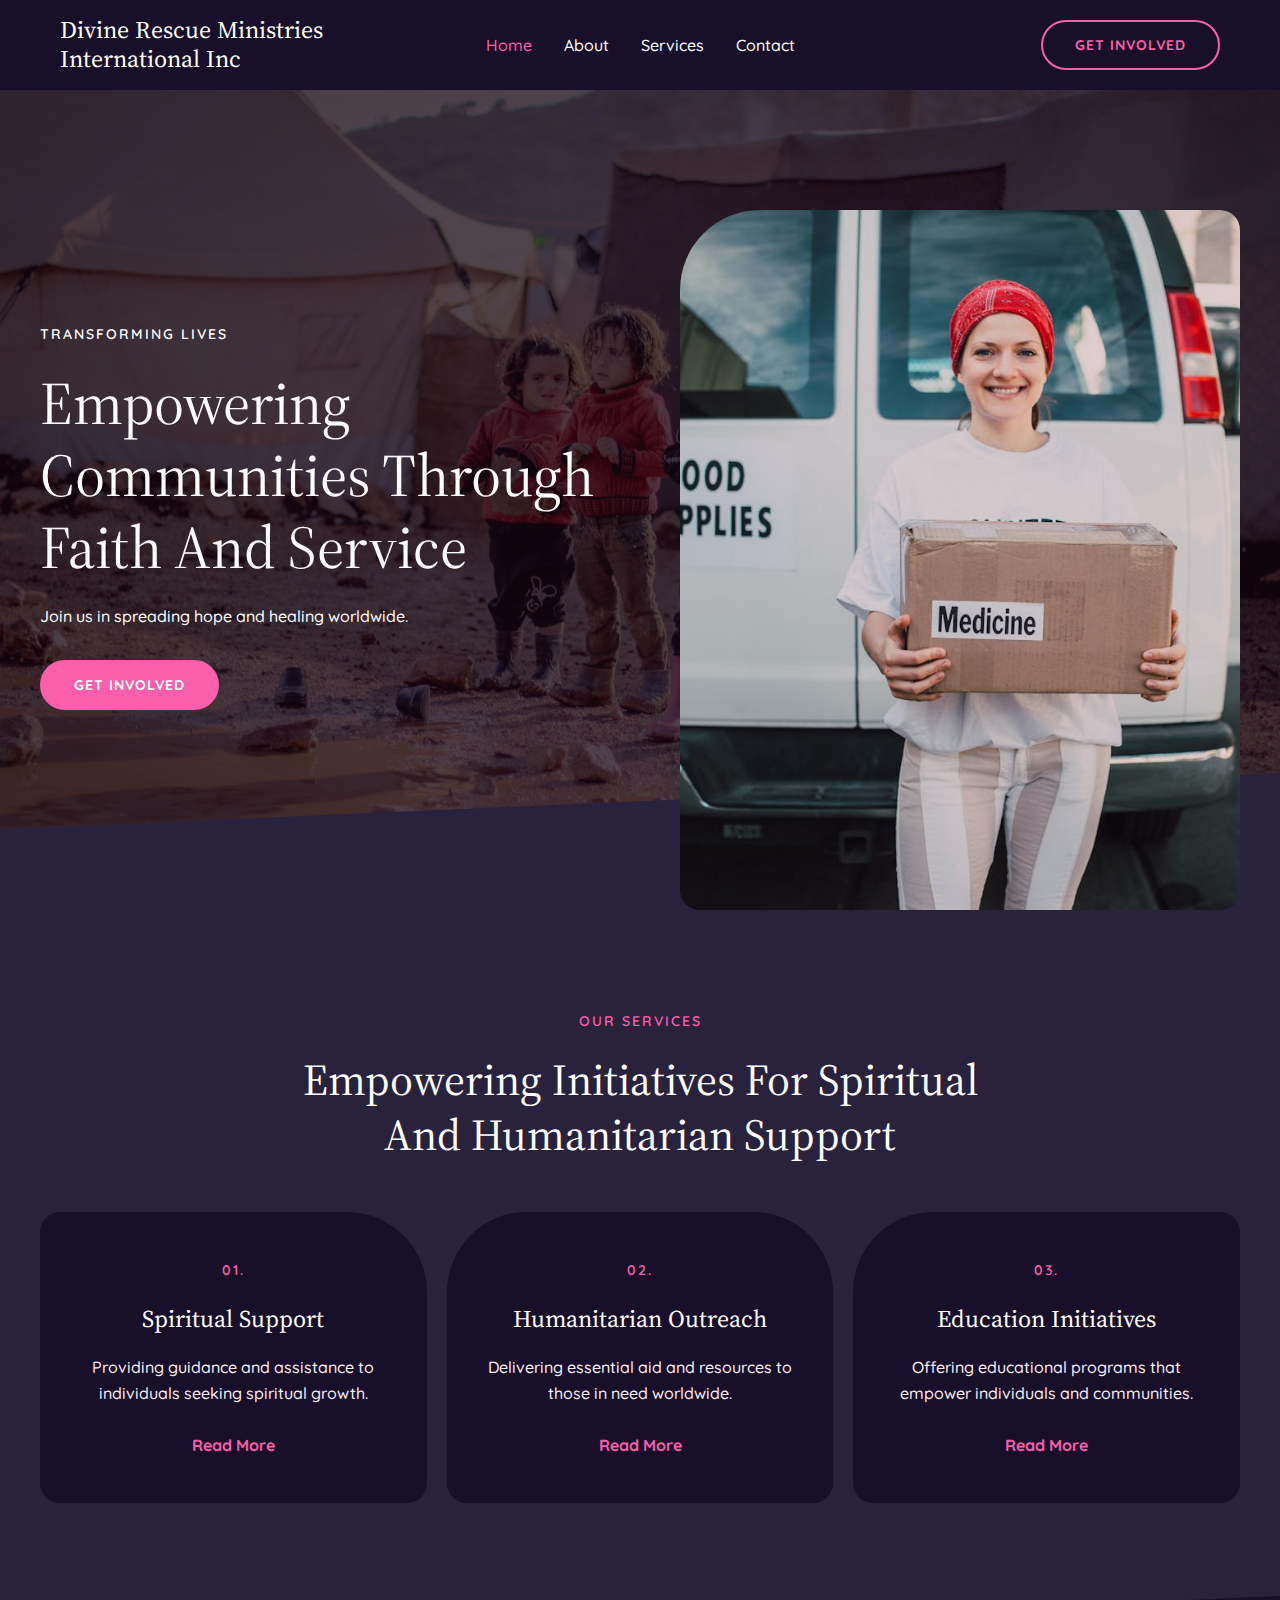
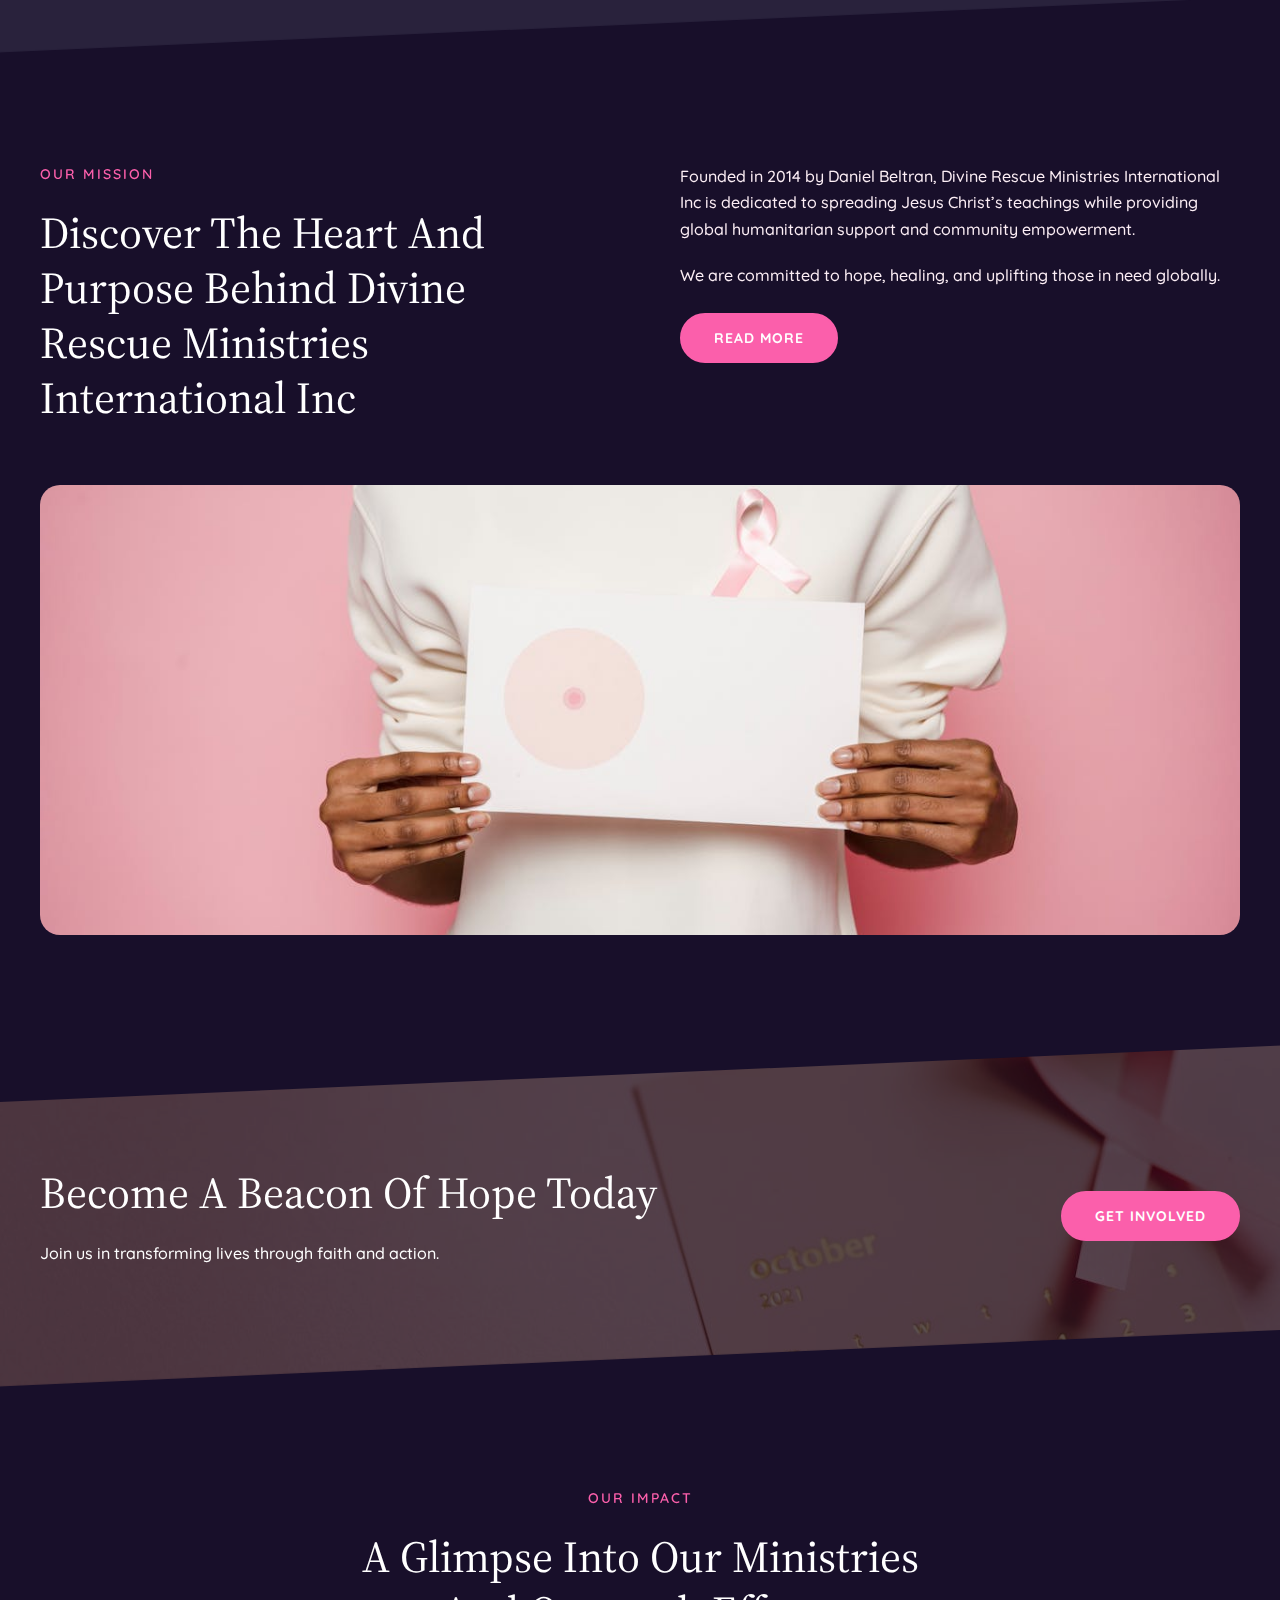
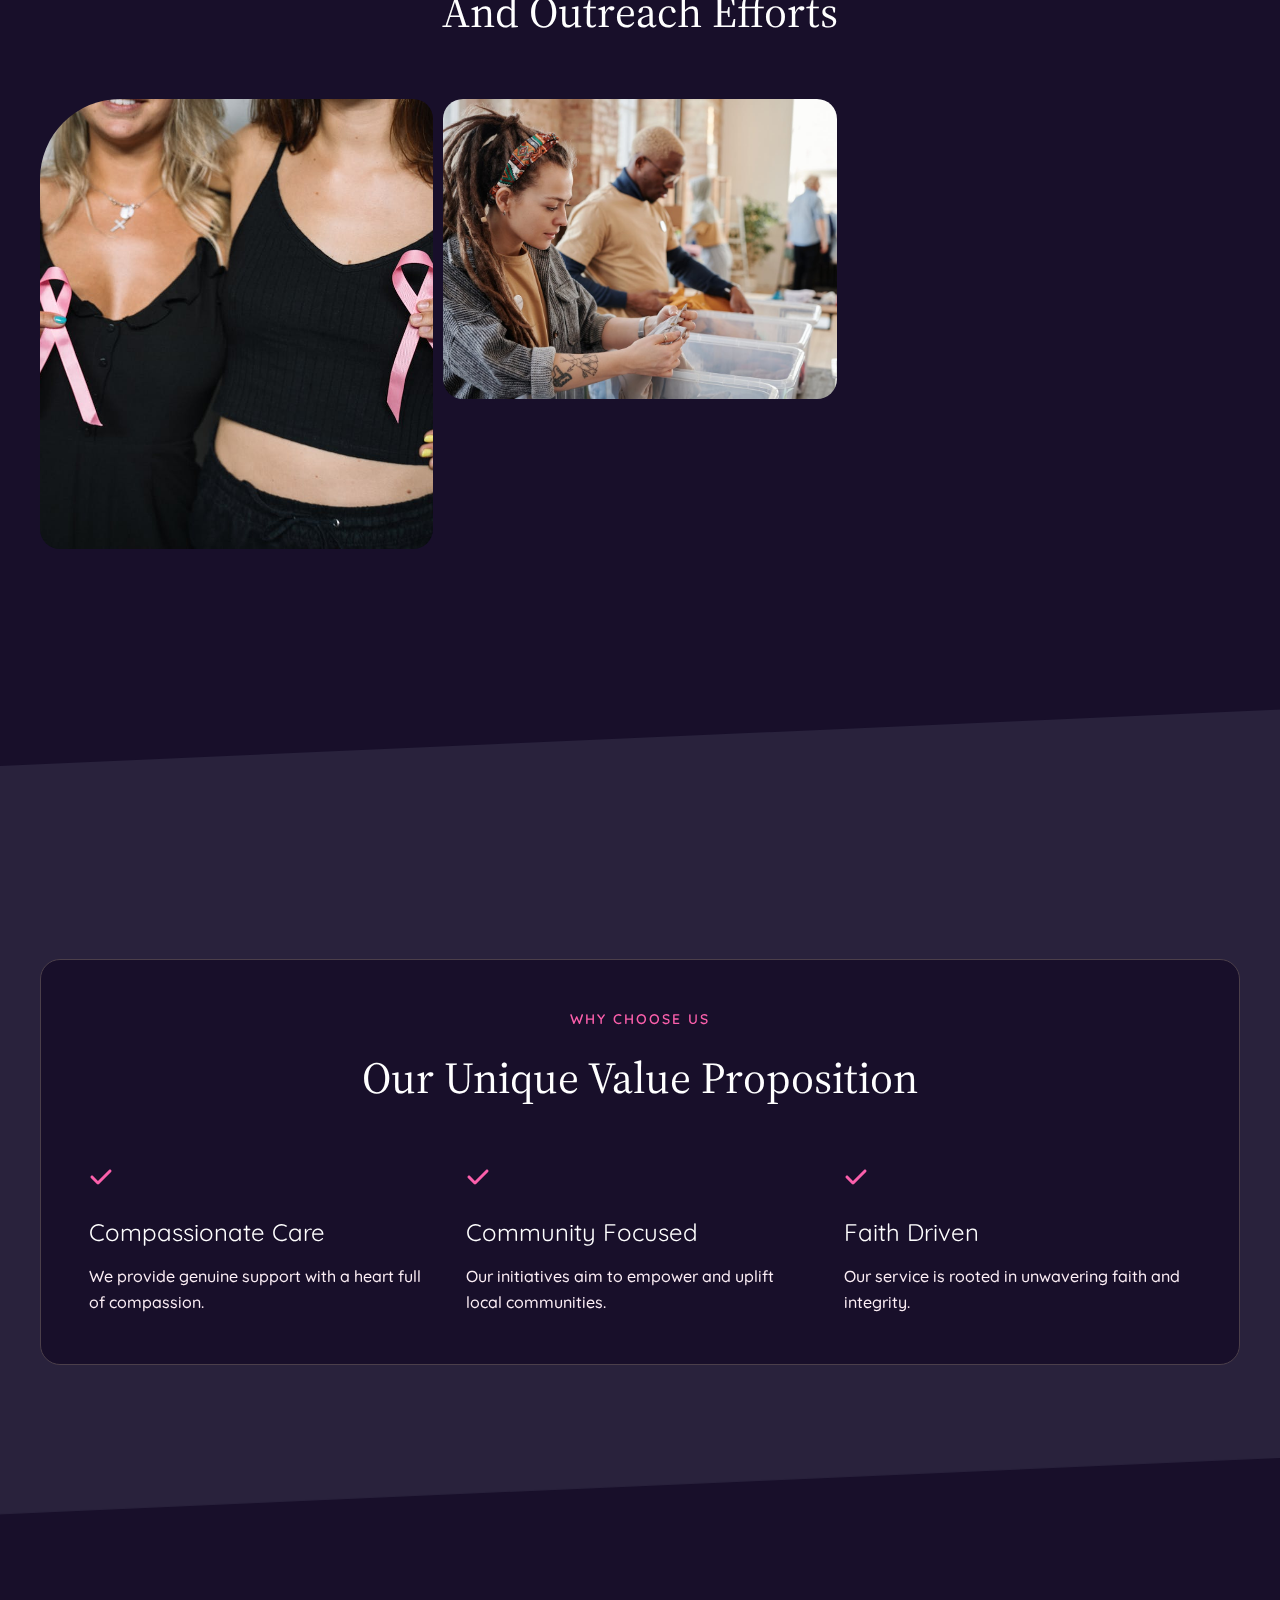
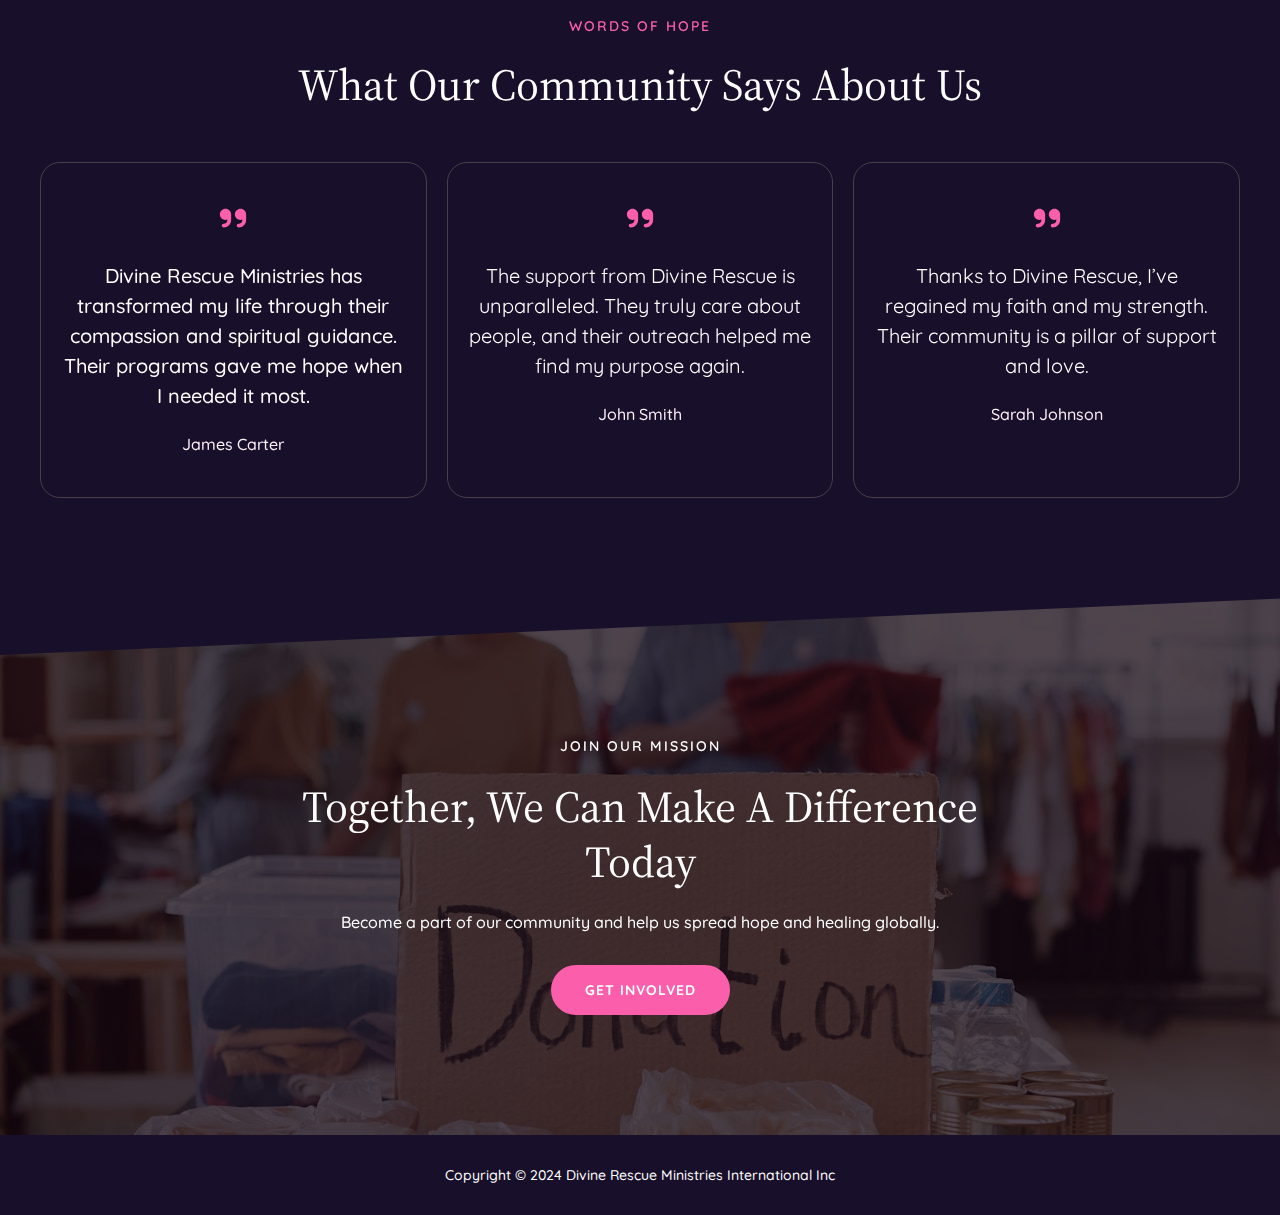
<file: index.html>
<!DOCTYPE html>
<html lang="en-US">
<head>
<meta charset="UTF-8">
<meta name="viewport" content="width=device-width, initial-scale=1">
	<link rel="profile" href="https://gmpg.org/xfn/11"> 
	<title>Divine Rescue Ministries International Inc &#8211; My WordPress Blog</title>
<meta name="robots" content="max-image-preview:large">
	<style>img:is([sizes="auto" i], [sizes^="auto," i]) { contain-intrinsic-size: 3000px 1500px }</style>
	<link rel="dns-prefetch" href="//fonts.googleapis.com">
<link rel="alternate" type="application/rss+xml" title="Divine Rescue Ministries International Inc &raquo; Feed" href="./feed/index.html">
<link rel="alternate" type="application/rss+xml" title="Divine Rescue Ministries International Inc &raquo; Comments Feed" href="./comments/feed/index.html">
<script>
window._wpemojiSettings = {"baseUrl":"https:\/\/s.w.org\/images\/core\/emoji\/15.0.3\/72x72\/","ext":".png","svgUrl":"https:\/\/s.w.org\/images\/core\/emoji\/15.0.3\/svg\/","svgExt":".svg","source":{"concatemoji":".\/\/wp-includes\/js\/wp-emoji-release.min.js?ver=6.7.1"}};
/*! This file is auto-generated */
!function(i,n){var o,s,e;function c(e){try{var t={supportTests:e,timestamp:(new Date).valueOf()};sessionStorage.setItem(o,JSON.stringify(t))}catch(e){}}function p(e,t,n){e.clearRect(0,0,e.canvas.width,e.canvas.height),e.fillText(t,0,0);var t=new Uint32Array(e.getImageData(0,0,e.canvas.width,e.canvas.height).data),r=(e.clearRect(0,0,e.canvas.width,e.canvas.height),e.fillText(n,0,0),new Uint32Array(e.getImageData(0,0,e.canvas.width,e.canvas.height).data));return t.every(function(e,t){return e===r[t]})}function u(e,t,n){switch(t){case"flag":return n(e,"🏳️‍⚧️","🏳️​⚧️")?!1:!n(e,"🇺🇳","🇺​🇳")&&!n(e,"🏴󠁧󠁢󠁥󠁮󠁧󠁿","🏴​󠁧​󠁢​󠁥​󠁮​󠁧​󠁿");case"emoji":return!n(e,"🐦‍⬛","🐦​⬛")}return!1}function f(e,t,n){var r="undefined"!=typeof WorkerGlobalScope&&self instanceof WorkerGlobalScope?new OffscreenCanvas(300,150):i.createElement("canvas"),a=r.getContext("2d",{willReadFrequently:!0}),o=(a.textBaseline="top",a.font="600 32px Arial",{});return e.forEach(function(e){o[e]=t(a,e,n)}),o}function t(e){var t=i.createElement("script");t.src=e,t.defer=!0,i.head.appendChild(t)}"undefined"!=typeof Promise&&(o="wpEmojiSettingsSupports",s=["flag","emoji"],n.supports={everything:!0,everythingExceptFlag:!0},e=new Promise(function(e){i.addEventListener("DOMContentLoaded",e,{once:!0})}),new Promise(function(t){var n=function(){try{var e=JSON.parse(sessionStorage.getItem(o));if("object"==typeof e&&"number"==typeof e.timestamp&&(new Date).valueOf()<e.timestamp+604800&&"object"==typeof e.supportTests)return e.supportTests}catch(e){}return null}();if(!n){if("undefined"!=typeof Worker&&"undefined"!=typeof OffscreenCanvas&&"undefined"!=typeof URL&&URL.createObjectURL&&"undefined"!=typeof Blob)try{var e="postMessage("+f.toString()+"("+[JSON.stringify(s),u.toString(),p.toString()].join(",")+"));",r=new Blob([e],{type:"text/javascript"}),a=new Worker(URL.createObjectURL(r),{name:"wpTestEmojiSupports"});return void(a.onmessage=function(e){c(n=e.data),a.terminate(),t(n)})}catch(e){}c(n=f(s,u,p))}t(n)}).then(function(e){for(var t in e)n.supports[t]=e[t],n.supports.everything=n.supports.everything&&n.supports[t],"flag"!==t&&(n.supports.everythingExceptFlag=n.supports.everythingExceptFlag&&n.supports[t]);n.supports.everythingExceptFlag=n.supports.everythingExceptFlag&&!n.supports.flag,n.DOMReady=!1,n.readyCallback=function(){n.DOMReady=!0}}).then(function(){return e}).then(function(){var e;n.supports.everything||(n.readyCallback(),(e=n.source||{}).concatemoji?t(e.concatemoji):e.wpemoji&&e.twemoji&&(t(e.twemoji),t(e.wpemoji)))}))}((window,document),window._wpemojiSettings);
</script>
<link rel="stylesheet" id="astra-theme-css-css" href="./wp-content/themes/astra/assets/css/minified/main.min.css?ver=4.8.6" media="all">
<style id="astra-theme-css-inline-css">:root{--ast-post-nav-space:0;--ast-container-default-xlg-padding:2.5em;--ast-container-default-lg-padding:2.5em;--ast-container-default-slg-padding:2em;--ast-container-default-md-padding:2.5em;--ast-container-default-sm-padding:2.5em;--ast-container-default-xs-padding:2.4em;--ast-container-default-xxs-padding:1.8em;--ast-code-block-background:#ECEFF3;--ast-comment-inputs-background:#F9FAFB;--ast-normal-container-width:1200px;--ast-narrow-container-width:750px;--ast-blog-title-font-weight:600;--ast-blog-meta-weight:600;}html{font-size:100%;}a{color:var(--ast-global-color-0);}a:hover,a:focus{color:var(--ast-global-color-1);}body,button,input,select,textarea,.ast-button,.ast-custom-button{font-family:'Quicksand',sans-serif;font-weight:500;font-size:16px;font-size:1rem;line-height:var(--ast-body-line-height,1.65);}blockquote{color:var(--ast-global-color-3);}h1,.entry-content h1,h2,.entry-content h2,h3,.entry-content h3,h4,.entry-content h4,h5,.entry-content h5,h6,.entry-content h6,.site-title,.site-title a{font-family:'Source Serif 4',serif;font-weight:400;text-transform:capitalize;}.ast-site-identity .site-title a{color:var(--ast-global-color-2);}.site-title{font-size:24px;font-size:1.5rem;display:block;}.site-header .site-description{font-size:15px;font-size:0.9375rem;display:none;}.entry-title{font-size:24px;font-size:1.5rem;}.ast-blog-single-element.ast-taxonomy-container a{font-size:14px;font-size:0.875rem;}.ast-blog-meta-container{font-size:13px;font-size:0.8125rem;}.archive .ast-article-post .ast-article-inner,.blog .ast-article-post .ast-article-inner,.archive .ast-article-post .ast-article-inner:hover,.blog .ast-article-post .ast-article-inner:hover{border-top-left-radius:16px;border-top-right-radius:16px;border-bottom-right-radius:16px;border-bottom-left-radius:16px;overflow:hidden;}h1,.entry-content h1{font-size:60px;font-size:3.75rem;font-weight:400;font-family:'Source Serif 4',serif;line-height:1.2em;text-transform:capitalize;}h2,.entry-content h2{font-size:44px;font-size:2.75rem;font-weight:400;font-family:'Source Serif 4',serif;line-height:1.25em;text-transform:capitalize;}h3,.entry-content h3{font-size:24px;font-size:1.5rem;font-weight:400;font-family:'Source Serif 4',serif;line-height:1.3em;text-transform:capitalize;}h4,.entry-content h4{font-size:22px;font-size:1.375rem;line-height:1.3em;font-weight:400;font-family:'Source Serif 4',serif;text-transform:capitalize;}h5,.entry-content h5{font-size:20px;font-size:1.25rem;line-height:1.45em;font-weight:400;font-family:'Source Serif 4',serif;text-transform:capitalize;}h6,.entry-content h6{font-size:14px;font-size:0.875rem;line-height:1.60em;font-weight:400;font-family:'Source Serif 4',serif;text-transform:uppercase;letter-spacing:2px;}::selection{background-color:var(--ast-global-color-0);color:#000000;}body,h1,.entry-title a,.entry-content h1,h2,.entry-content h2,h3,.entry-content h3,h4,.entry-content h4,h5,.entry-content h5,h6,.entry-content h6{color:var(--ast-global-color-3);}.tagcloud a:hover,.tagcloud a:focus,.tagcloud a.current-item{color:#000000;border-color:var(--ast-global-color-0);background-color:var(--ast-global-color-0);}input:focus,input[type="text"]:focus,input[type="email"]:focus,input[type="url"]:focus,input[type="password"]:focus,input[type="reset"]:focus,input[type="search"]:focus,textarea:focus{border-color:var(--ast-global-color-0);}input[type="radio"]:checked,input[type=reset],input[type="checkbox"]:checked,input[type="checkbox"]:hover:checked,input[type="checkbox"]:focus:checked,input[type=range]::-webkit-slider-thumb{border-color:var(--ast-global-color-0);background-color:var(--ast-global-color-0);box-shadow:none;}.site-footer a:hover + .post-count,.site-footer a:focus + .post-count{background:var(--ast-global-color-0);border-color:var(--ast-global-color-0);}.single .nav-links .nav-previous,.single .nav-links .nav-next{color:var(--ast-global-color-0);}.entry-meta,.entry-meta *{line-height:1.45;color:var(--ast-global-color-0);font-weight:600;}.entry-meta a:not(.ast-button):hover,.entry-meta a:not(.ast-button):hover *,.entry-meta a:not(.ast-button):focus,.entry-meta a:not(.ast-button):focus *,.page-links > .page-link,.page-links .page-link:hover,.post-navigation a:hover{color:var(--ast-global-color-1);}#cat option,.secondary .calendar_wrap thead a,.secondary .calendar_wrap thead a:visited{color:var(--ast-global-color-0);}.secondary .calendar_wrap #today,.ast-progress-val span{background:var(--ast-global-color-0);}.secondary a:hover + .post-count,.secondary a:focus + .post-count{background:var(--ast-global-color-0);border-color:var(--ast-global-color-0);}.calendar_wrap #today > a{color:#000000;}.page-links .page-link,.single .post-navigation a{color:var(--ast-global-color-3);}.ast-search-menu-icon .search-form button.search-submit{padding:0 4px;}.ast-search-menu-icon form.search-form{padding-right:0;}.ast-search-menu-icon.slide-search input.search-field{width:0;}.ast-header-search .ast-search-menu-icon.ast-dropdown-active .search-form,.ast-header-search .ast-search-menu-icon.ast-dropdown-active .search-field:focus{transition:all 0.2s;}.search-form input.search-field:focus{outline:none;}.ast-search-menu-icon .search-form button.search-submit:focus,.ast-theme-transparent-header .ast-header-search .ast-dropdown-active .ast-icon,.ast-theme-transparent-header .ast-inline-search .search-field:focus .ast-icon{color:var(--ast-global-color-1);}.ast-header-search .slide-search .search-form{border:2px solid var(--ast-global-color-0);}.ast-header-search .slide-search .search-field{background-color:#fff;}.ast-archive-title{color:var(--ast-global-color-2);}.widget-title,.widget .wp-block-heading{font-size:22px;font-size:1.375rem;color:var(--ast-global-color-2);}.ast-single-post .entry-content a,.ast-comment-content a:not(.ast-comment-edit-reply-wrap a){text-decoration:underline;}.ast-single-post .elementor-button-wrapper .elementor-button,.ast-single-post .entry-content .uagb-tab a,.ast-single-post .entry-content .uagb-ifb-cta a,.ast-single-post .entry-content .uabb-module-content a,.ast-single-post .entry-content .uagb-post-grid a,.ast-single-post .entry-content .uagb-timeline a,.ast-single-post .entry-content .uagb-toc__wrap a,.ast-single-post .entry-content .uagb-taxomony-box a,.ast-single-post .entry-content .woocommerce a,.entry-content .wp-block-latest-posts > li > a,.ast-single-post .entry-content .wp-block-file__button,li.ast-post-filter-single,.ast-single-post .ast-comment-content .comment-reply-link,.ast-single-post .ast-comment-content .comment-edit-link{text-decoration:none;}.ast-search-menu-icon.slide-search a:focus-visible:focus-visible,.astra-search-icon:focus-visible,#close:focus-visible,a:focus-visible,.ast-menu-toggle:focus-visible,.site .skip-link:focus-visible,.wp-block-loginout input:focus-visible,.wp-block-search.wp-block-search__button-inside .wp-block-search__inside-wrapper,.ast-header-navigation-arrow:focus-visible,.woocommerce .wc-proceed-to-checkout > .checkout-button:focus-visible,.woocommerce .woocommerce-MyAccount-navigation ul li a:focus-visible,.ast-orders-table__row .ast-orders-table__cell:focus-visible,.woocommerce .woocommerce-order-details .order-again > .button:focus-visible,.woocommerce .woocommerce-message a.button.wc-forward:focus-visible,.woocommerce #minus_qty:focus-visible,.woocommerce #plus_qty:focus-visible,a#ast-apply-coupon:focus-visible,.woocommerce .woocommerce-info a:focus-visible,.woocommerce .astra-shop-summary-wrap a:focus-visible,.woocommerce a.wc-forward:focus-visible,#ast-apply-coupon:focus-visible,.woocommerce-js .woocommerce-mini-cart-item a.remove:focus-visible,#close:focus-visible,.button.search-submit:focus-visible,#search_submit:focus,.normal-search:focus-visible,.ast-header-account-wrap:focus-visible,.woocommerce .ast-on-card-button.ast-quick-view-trigger:focus{outline-style:dotted;outline-color:inherit;outline-width:thin;}input:focus,input[type="text"]:focus,input[type="email"]:focus,input[type="url"]:focus,input[type="password"]:focus,input[type="reset"]:focus,input[type="search"]:focus,input[type="number"]:focus,textarea:focus,.wp-block-search__input:focus,[data-section="section-header-mobile-trigger"] .ast-button-wrap .ast-mobile-menu-trigger-minimal:focus,.ast-mobile-popup-drawer.active .menu-toggle-close:focus,.woocommerce-ordering select.orderby:focus,#ast-scroll-top:focus,#coupon_code:focus,.woocommerce-page #comment:focus,.woocommerce #reviews #respond input#submit:focus,.woocommerce a.add_to_cart_button:focus,.woocommerce .button.single_add_to_cart_button:focus,.woocommerce .woocommerce-cart-form button:focus,.woocommerce .woocommerce-cart-form__cart-item .quantity .qty:focus,.woocommerce .woocommerce-billing-fields .woocommerce-billing-fields__field-wrapper .woocommerce-input-wrapper > .input-text:focus,.woocommerce #order_comments:focus,.woocommerce #place_order:focus,.woocommerce .woocommerce-address-fields .woocommerce-address-fields__field-wrapper .woocommerce-input-wrapper > .input-text:focus,.woocommerce .woocommerce-MyAccount-content form button:focus,.woocommerce .woocommerce-MyAccount-content .woocommerce-EditAccountForm .woocommerce-form-row .woocommerce-Input.input-text:focus,.woocommerce .ast-woocommerce-container .woocommerce-pagination ul.page-numbers li a:focus,body #content .woocommerce form .form-row .select2-container--default .select2-selection--single:focus,#ast-coupon-code:focus,.woocommerce.woocommerce-js .quantity input[type=number]:focus,.woocommerce-js .woocommerce-mini-cart-item .quantity input[type=number]:focus,.woocommerce p#ast-coupon-trigger:focus{border-style:dotted;border-color:inherit;border-width:thin;}input{outline:none;}.ast-logo-title-inline .site-logo-img{padding-right:1em;}body .ast-oembed-container *{position:absolute;top:0;width:100%;height:100%;left:0;}body .wp-block-embed-pocket-casts .ast-oembed-container *{position:unset;}.ast-single-post-featured-section + article {margin-top: 2em;}.site-content .ast-single-post-featured-section img {width: 100%;overflow: hidden;object-fit: cover;}.ast-separate-container .site-content .ast-single-post-featured-section + article {margin-top: -80px;z-index: 9;position: relative;border-radius: 4px;}@media (min-width: 922px) {.ast-no-sidebar .site-content .ast-article-image-container--wide {margin-left: -120px;margin-right: -120px;max-width: unset;width: unset;}.ast-left-sidebar .site-content .ast-article-image-container--wide,.ast-right-sidebar .site-content .ast-article-image-container--wide {margin-left: -10px;margin-right: -10px;}.site-content .ast-article-image-container--full {margin-left: calc( -50vw + 50%);margin-right: calc( -50vw + 50%);max-width: 100vw;width: 100vw;}.ast-left-sidebar .site-content .ast-article-image-container--full,.ast-right-sidebar .site-content .ast-article-image-container--full {margin-left: -10px;margin-right: -10px;max-width: inherit;width: auto;}}.site > .ast-single-related-posts-container {margin-top: 0;}@media (min-width: 922px) {.ast-desktop .ast-container--narrow {max-width: var(--ast-narrow-container-width);margin: 0 auto;}}input[type="text"],input[type="number"],input[type="email"],input[type="url"],input[type="password"],input[type="search"],input[type=reset],input[type=tel],input[type=date],select,textarea{font-size:16px;font-style:normal;font-weight:400;line-height:24px;width:100%;padding:12px 16px;border-radius:4px;box-shadow:0px 1px 2px 0px rgba(0,0,0,0.05);color:var(--ast-form-input-text,#475569);}input[type="text"],input[type="number"],input[type="email"],input[type="url"],input[type="password"],input[type="search"],input[type=reset],input[type=tel],input[type=date],select{height:40px;}input[type="date"]{border-width:1px;border-style:solid;border-color:var(--ast-border-color);}input[type="text"]:focus,input[type="number"]:focus,input[type="email"]:focus,input[type="url"]:focus,input[type="password"]:focus,input[type="search"]:focus,input[type=reset]:focus,input[type="tel"]:focus,input[type="date"]:focus,select:focus,textarea:focus{border-color:#046BD2;box-shadow:none;outline:none;color:var(--ast-form-input-focus-text,#475569);}label,legend{color:#111827;font-size:14px;font-style:normal;font-weight:500;line-height:20px;}select{padding:6px 10px;}fieldset{padding:30px;border-radius:4px;}button,.ast-button,.button,input[type="button"],input[type="reset"],input[type="submit"]{border-radius:4px;box-shadow:0px 1px 2px 0px rgba(0,0,0,0.05);}:root{--ast-comment-inputs-background:#FFF;}::placeholder{color:var(--ast-form-field-color,#9CA3AF);}::-ms-input-placeholder{color:var(--ast-form-field-color,#9CA3AF);}@media (max-width:921.9px){#ast-desktop-header{display:none;}}@media (min-width:922px){#ast-mobile-header{display:none;}}.wp-block-buttons.aligncenter{justify-content:center;}@media (max-width:921px){.ast-theme-transparent-header #primary,.ast-theme-transparent-header #secondary{padding:0;}}@media (max-width:921px){.ast-plain-container.ast-no-sidebar #primary{padding:0;}}.ast-plain-container.ast-no-sidebar #primary{margin-top:0;margin-bottom:0;}@media (max-width:921px){.ast-separate-container #primary,.ast-narrow-container #primary{padding-top:0px;}}@media (max-width:544px){.ast-separate-container #primary,.ast-narrow-container #primary{padding-top:0px;}}@media (max-width:921px){.ast-separate-container #primary,.ast-narrow-container #primary{padding-bottom:0px;}}@media (max-width:544px){.ast-separate-container #primary,.ast-narrow-container #primary{padding-bottom:0px;}}.wp-block-button.is-style-outline .wp-block-button__link{border-color:var(--ast-global-color-0);border-top-width:2px;border-right-width:2px;border-bottom-width:2px;border-left-width:2px;}div.wp-block-button.is-style-outline > .wp-block-button__link:not(.has-text-color),div.wp-block-button.wp-block-button__link.is-style-outline:not(.has-text-color){color:var(--ast-global-color-0);}.wp-block-button.is-style-outline .wp-block-button__link:hover,.wp-block-buttons .wp-block-button.is-style-outline .wp-block-button__link:focus,.wp-block-buttons .wp-block-button.is-style-outline > .wp-block-button__link:not(.has-text-color):hover,.wp-block-buttons .wp-block-button.wp-block-button__link.is-style-outline:not(.has-text-color):hover{color:#ffffff;background-color:var(--ast-global-color-1);border-color:var(--ast-global-color-1);}.post-page-numbers.current .page-link,.ast-pagination .page-numbers.current{color:#000000;border-color:var(--ast-global-color-0);background-color:var(--ast-global-color-0);}.wp-block-button.is-style-outline .wp-block-button__link{border-top-width:2px;border-right-width:2px;border-bottom-width:2px;border-left-width:2px;}.wp-block-buttons .wp-block-button.is-style-outline .wp-block-button__link.wp-element-button,.ast-outline-button,.wp-block-uagb-buttons-child .uagb-buttons-repeater.ast-outline-button{border-color:var(--ast-global-color-0);border-top-width:2px;border-right-width:2px;border-bottom-width:2px;border-left-width:2px;font-family:inherit;font-weight:500;font-size:14px;font-size:0.875rem;line-height:1em;text-transform:uppercase;letter-spacing:1px;padding-top:16px;padding-right:34px;padding-bottom:16px;padding-left:34px;border-top-left-radius:50px;border-top-right-radius:50px;border-bottom-right-radius:50px;border-bottom-left-radius:50px;}.wp-block-buttons .wp-block-button.is-style-outline > .wp-block-button__link:not(.has-text-color),.wp-block-buttons .wp-block-button.wp-block-button__link.is-style-outline:not(.has-text-color),.ast-outline-button{color:var(--ast-global-color-0);}.wp-block-button.is-style-outline .wp-block-button__link:hover,.wp-block-buttons .wp-block-button.is-style-outline .wp-block-button__link:focus,.wp-block-buttons .wp-block-button.is-style-outline > .wp-block-button__link:not(.has-text-color):hover,.wp-block-buttons .wp-block-button.wp-block-button__link.is-style-outline:not(.has-text-color):hover,.ast-outline-button:hover,.ast-outline-button:focus,.wp-block-uagb-buttons-child .uagb-buttons-repeater.ast-outline-button:hover,.wp-block-uagb-buttons-child .uagb-buttons-repeater.ast-outline-button:focus{color:#ffffff;background-color:var(--ast-global-color-1);border-color:var(--ast-global-color-1);}.ast-single-post .entry-content a.ast-outline-button,.ast-single-post .entry-content .is-style-outline>.wp-block-button__link{text-decoration:none;}.wp-block-button .wp-block-button__link.wp-element-button.is-style-outline:not(.has-background),.wp-block-button.is-style-outline>.wp-block-button__link.wp-element-button:not(.has-background),.ast-outline-button{background-color:rgba(1,17,20,0);}.uagb-buttons-repeater.ast-outline-button{border-radius:9999px;}@media (max-width:921px){.wp-block-buttons .wp-block-button.is-style-outline .wp-block-button__link.wp-element-button,.ast-outline-button,.wp-block-uagb-buttons-child .uagb-buttons-repeater.ast-outline-button{font-size:14px;font-size:0.875rem;padding-top:14px;padding-right:30px;padding-bottom:14px;padding-left:30px;}}@media (max-width:544px){.wp-block-buttons .wp-block-button.is-style-outline .wp-block-button__link.wp-element-button,.ast-outline-button,.wp-block-uagb-buttons-child .uagb-buttons-repeater.ast-outline-button{font-size:14px;font-size:0.875rem;padding-top:12px;padding-right:26px;padding-bottom:12px;padding-left:26px;}}.entry-content[data-ast-blocks-layout] > figure{margin-bottom:1em;}h1.widget-title{font-weight:400;}h2.widget-title{font-weight:400;}h3.widget-title{font-weight:400;}#page{display:flex;flex-direction:column;min-height:100vh;}.ast-404-layout-1 h1.page-title{color:var(--ast-global-color-2);}.single .post-navigation a{line-height:1em;height:inherit;}.error-404 .page-sub-title{font-size:1.5rem;font-weight:inherit;}.search .site-content .content-area .search-form{margin-bottom:0;}#page .site-content{flex-grow:1;}.widget{margin-bottom:1.25em;}#secondary li{line-height:1.5em;}#secondary .wp-block-group h2{margin-bottom:0.7em;}#secondary h2{font-size:1.7rem;}.ast-separate-container .ast-article-post,.ast-separate-container .ast-article-single,.ast-separate-container .comment-respond{padding:3em;}.ast-separate-container .ast-article-single .ast-article-single{padding:0;}.ast-article-single .wp-block-post-template-is-layout-grid{padding-left:0;}.ast-separate-container .comments-title,.ast-narrow-container .comments-title{padding:1.5em 2em;}.ast-page-builder-template .comment-form-textarea,.ast-comment-formwrap .ast-grid-common-col{padding:0;}.ast-comment-formwrap{padding:0;display:inline-flex;column-gap:20px;width:100%;margin-left:0;margin-right:0;}.comments-area textarea#comment:focus,.comments-area textarea#comment:active,.comments-area .ast-comment-formwrap input[type="text"]:focus,.comments-area .ast-comment-formwrap input[type="text"]:active {box-shadow:none;outline:none;}.archive.ast-page-builder-template .entry-header{margin-top:2em;}.ast-page-builder-template .ast-comment-formwrap{width:100%;}.entry-title{margin-bottom:0.6em;}.ast-archive-description p{font-size:inherit;font-weight:inherit;line-height:inherit;}.ast-separate-container .ast-comment-list li.depth-1,.hentry{margin-bottom:1.5em;}.site-content section.ast-archive-description{margin-bottom:2em;}@media (min-width:921px){.ast-left-sidebar.ast-page-builder-template #secondary,.archive.ast-right-sidebar.ast-page-builder-template .site-main{padding-left:20px;padding-right:20px;}}@media (max-width:544px){.ast-comment-formwrap.ast-row{column-gap:10px;display:inline-block;}#ast-commentform .ast-grid-common-col{position:relative;width:100%;}}@media (min-width:1201px){.ast-separate-container .ast-article-post,.ast-separate-container .ast-article-single,.ast-separate-container .ast-author-box,.ast-separate-container .ast-404-layout-1,.ast-separate-container .no-results{padding:3em;}}@media (max-width:921px){.ast-separate-container #primary,.ast-separate-container #secondary{padding:1.5em 0;}#primary,#secondary{padding:1.5em 0;margin:0;}.ast-left-sidebar #content > .ast-container{display:flex;flex-direction:column-reverse;width:100%;}}@media (min-width:922px){.ast-separate-container.ast-right-sidebar #primary,.ast-separate-container.ast-left-sidebar #primary{border:0;}.search-no-results.ast-separate-container #primary{margin-bottom:4em;}}.wp-block-button .wp-block-button__link{color:#ffffff;}.wp-block-button .wp-block-button__link:hover,.wp-block-button .wp-block-button__link:focus{color:#ffffff;background-color:var(--ast-global-color-1);border-color:var(--ast-global-color-1);}.wp-block-button .wp-block-button__link,.wp-block-search .wp-block-search__button,body .wp-block-file .wp-block-file__button{border-style:solid;border-top-width:2px;border-right-width:2px;border-left-width:2px;border-bottom-width:2px;border-color:var(--ast-global-color-0);background-color:var(--ast-global-color-0);color:#ffffff;font-family:'Quicksand',sans-serif;font-weight:700;line-height:1em;text-transform:uppercase;letter-spacing:1px;font-size:14px;font-size:0.875rem;border-top-left-radius:50px;border-top-right-radius:50px;border-bottom-right-radius:50px;border-bottom-left-radius:50px;padding-top:16px;padding-right:32px;padding-bottom:16px;padding-left:32px;}.ast-single-post .entry-content .wp-block-button .wp-block-button__link,.ast-single-post .entry-content .wp-block-search .wp-block-search__button,body .entry-content .wp-block-file .wp-block-file__button{text-decoration:none;}@media (max-width:921px){.wp-block-button .wp-block-button__link,.wp-block-search .wp-block-search__button,body .wp-block-file .wp-block-file__button{font-size:14px;font-size:0.875rem;padding-top:14px;padding-right:28px;padding-bottom:14px;padding-left:28px;}}@media (max-width:544px){.wp-block-button .wp-block-button__link,.wp-block-search .wp-block-search__button,body .wp-block-file .wp-block-file__button{font-size:14px;font-size:0.875rem;padding-top:12px;padding-right:24px;padding-bottom:12px;padding-left:24px;}}.menu-toggle,button,.ast-button,.ast-custom-button,.button,input#submit,input[type="button"],input[type="submit"],input[type="reset"],#comments .submit,.search .search-submit,form[CLASS*="wp-block-search__"].wp-block-search .wp-block-search__inside-wrapper .wp-block-search__button,body .wp-block-file .wp-block-file__button,.search .search-submit,.woocommerce-js a.button,.woocommerce button.button,.woocommerce .woocommerce-message a.button,.woocommerce #respond input#submit.alt,.woocommerce input.button.alt,.woocommerce input.button,.woocommerce input.button:disabled,.woocommerce input.button:disabled[disabled],.woocommerce input.button:disabled:hover,.woocommerce input.button:disabled[disabled]:hover,.woocommerce #respond input#submit,.woocommerce button.button.alt.disabled,.wc-block-grid__products .wc-block-grid__product .wp-block-button__link,.wc-block-grid__product-onsale,[CLASS*="wc-block"] button,.woocommerce-js .astra-cart-drawer .astra-cart-drawer-content .woocommerce-mini-cart__buttons .button:not(.checkout):not(.ast-continue-shopping),.woocommerce-js .astra-cart-drawer .astra-cart-drawer-content .woocommerce-mini-cart__buttons a.checkout,.woocommerce button.button.alt.disabled.wc-variation-selection-needed,[CLASS*="wc-block"] .wc-block-components-button{border-style:solid;border-top-width:2px;border-right-width:2px;border-left-width:2px;border-bottom-width:2px;color:#ffffff;border-color:var(--ast-global-color-0);background-color:var(--ast-global-color-0);padding-top:16px;padding-right:32px;padding-bottom:16px;padding-left:32px;font-family:'Quicksand',sans-serif;font-weight:700;font-size:14px;font-size:0.875rem;line-height:1em;text-transform:uppercase;letter-spacing:1px;border-top-left-radius:50px;border-top-right-radius:50px;border-bottom-right-radius:50px;border-bottom-left-radius:50px;}button:focus,.menu-toggle:hover,button:hover,.ast-button:hover,.ast-custom-button:hover .button:hover,.ast-custom-button:hover ,input[type=reset]:hover,input[type=reset]:focus,input#submit:hover,input#submit:focus,input[type="button"]:hover,input[type="button"]:focus,input[type="submit"]:hover,input[type="submit"]:focus,form[CLASS*="wp-block-search__"].wp-block-search .wp-block-search__inside-wrapper .wp-block-search__button:hover,form[CLASS*="wp-block-search__"].wp-block-search .wp-block-search__inside-wrapper .wp-block-search__button:focus,body .wp-block-file .wp-block-file__button:hover,body .wp-block-file .wp-block-file__button:focus,.woocommerce-js a.button:hover,.woocommerce button.button:hover,.woocommerce .woocommerce-message a.button:hover,.woocommerce #respond input#submit:hover,.woocommerce #respond input#submit.alt:hover,.woocommerce input.button.alt:hover,.woocommerce input.button:hover,.woocommerce button.button.alt.disabled:hover,.wc-block-grid__products .wc-block-grid__product .wp-block-button__link:hover,[CLASS*="wc-block"] button:hover,.woocommerce-js .astra-cart-drawer .astra-cart-drawer-content .woocommerce-mini-cart__buttons .button:not(.checkout):not(.ast-continue-shopping):hover,.woocommerce-js .astra-cart-drawer .astra-cart-drawer-content .woocommerce-mini-cart__buttons a.checkout:hover,.woocommerce button.button.alt.disabled.wc-variation-selection-needed:hover,[CLASS*="wc-block"] .wc-block-components-button:hover,[CLASS*="wc-block"] .wc-block-components-button:focus{color:#ffffff;background-color:var(--ast-global-color-1);border-color:var(--ast-global-color-1);}form[CLASS*="wp-block-search__"].wp-block-search .wp-block-search__inside-wrapper .wp-block-search__button.has-icon{padding-top:calc(16px - 3px);padding-right:calc(32px - 3px);padding-bottom:calc(16px - 3px);padding-left:calc(32px - 3px);}@media (max-width:921px){.menu-toggle,button,.ast-button,.ast-custom-button,.button,input#submit,input[type="button"],input[type="submit"],input[type="reset"],#comments .submit,.search .search-submit,form[CLASS*="wp-block-search__"].wp-block-search .wp-block-search__inside-wrapper .wp-block-search__button,body .wp-block-file .wp-block-file__button,.search .search-submit,.woocommerce-js a.button,.woocommerce button.button,.woocommerce .woocommerce-message a.button,.woocommerce #respond input#submit.alt,.woocommerce input.button.alt,.woocommerce input.button,.woocommerce input.button:disabled,.woocommerce input.button:disabled[disabled],.woocommerce input.button:disabled:hover,.woocommerce input.button:disabled[disabled]:hover,.woocommerce #respond input#submit,.woocommerce button.button.alt.disabled,.wc-block-grid__products .wc-block-grid__product .wp-block-button__link,.wc-block-grid__product-onsale,[CLASS*="wc-block"] button,.woocommerce-js .astra-cart-drawer .astra-cart-drawer-content .woocommerce-mini-cart__buttons .button:not(.checkout):not(.ast-continue-shopping),.woocommerce-js .astra-cart-drawer .astra-cart-drawer-content .woocommerce-mini-cart__buttons a.checkout,.woocommerce button.button.alt.disabled.wc-variation-selection-needed,[CLASS*="wc-block"] .wc-block-components-button{padding-top:14px;padding-right:28px;padding-bottom:14px;padding-left:28px;font-size:14px;font-size:0.875rem;}}@media (max-width:544px){.menu-toggle,button,.ast-button,.ast-custom-button,.button,input#submit,input[type="button"],input[type="submit"],input[type="reset"],#comments .submit,.search .search-submit,form[CLASS*="wp-block-search__"].wp-block-search .wp-block-search__inside-wrapper .wp-block-search__button,body .wp-block-file .wp-block-file__button,.search .search-submit,.woocommerce-js a.button,.woocommerce button.button,.woocommerce .woocommerce-message a.button,.woocommerce #respond input#submit.alt,.woocommerce input.button.alt,.woocommerce input.button,.woocommerce input.button:disabled,.woocommerce input.button:disabled[disabled],.woocommerce input.button:disabled:hover,.woocommerce input.button:disabled[disabled]:hover,.woocommerce #respond input#submit,.woocommerce button.button.alt.disabled,.wc-block-grid__products .wc-block-grid__product .wp-block-button__link,.wc-block-grid__product-onsale,[CLASS*="wc-block"] button,.woocommerce-js .astra-cart-drawer .astra-cart-drawer-content .woocommerce-mini-cart__buttons .button:not(.checkout):not(.ast-continue-shopping),.woocommerce-js .astra-cart-drawer .astra-cart-drawer-content .woocommerce-mini-cart__buttons a.checkout,.woocommerce button.button.alt.disabled.wc-variation-selection-needed,[CLASS*="wc-block"] .wc-block-components-button{padding-top:12px;padding-right:24px;padding-bottom:12px;padding-left:24px;font-size:14px;font-size:0.875rem;}}@media (max-width:921px){.menu-toggle,button,.ast-button,.button,input#submit,input[type="button"],input[type="submit"],input[type="reset"]{font-size:14px;font-size:0.875rem;}.ast-mobile-header-stack .main-header-bar .ast-search-menu-icon{display:inline-block;}.ast-header-break-point.ast-header-custom-item-outside .ast-mobile-header-stack .main-header-bar .ast-search-icon{margin:0;}.ast-comment-avatar-wrap img{max-width:2.5em;}.ast-comment-meta{padding:0 1.8888em 1.3333em;}}@media (min-width:544px){.ast-container{max-width:100%;}}@media (max-width:544px){.ast-separate-container .ast-article-post,.ast-separate-container .ast-article-single,.ast-separate-container .comments-title,.ast-separate-container .ast-archive-description{padding:1.5em 1em;}.ast-separate-container #content .ast-container{padding-left:0.54em;padding-right:0.54em;}.ast-separate-container .ast-comment-list .bypostauthor{padding:.5em;}.ast-search-menu-icon.ast-dropdown-active .search-field{width:170px;}.menu-toggle,button,.ast-button,.button,input#submit,input[type="button"],input[type="submit"],input[type="reset"]{font-size:14px;font-size:0.875rem;}} #ast-mobile-header .ast-site-header-cart-li a{pointer-events:none;}@media (max-width:921px){.widget-title{font-size:21px;font-size:1.4rem;}body,button,input,select,textarea,.ast-button,.ast-custom-button{font-size:15px;font-size:0.9375rem;}#secondary,#secondary button,#secondary input,#secondary select,#secondary textarea{font-size:15px;font-size:0.9375rem;}.site-title{font-size:22px;font-size:1.375rem;display:block;}.site-header .site-description{display:none;}.entry-title{font-size:22px;font-size:1.375rem;}.ast-blog-meta-container{font-size:13px;font-size:0.8125rem;}.archive .ast-article-post .ast-article-inner,.blog .ast-article-post .ast-article-inner{border-top-left-radius:16px;border-top-right-radius:16px;border-bottom-right-radius:16px;border-bottom-left-radius:16px;}h1,.entry-content h1{font-size:42px;}h2,.entry-content h2{font-size:32px;}h3,.entry-content h3{font-size:24px;}h4,.entry-content h4{font-size:22px;font-size:1.375rem;}h5,.entry-content h5{font-size:20px;font-size:1.25rem;}h6,.entry-content h6{font-size:14px;font-size:0.875rem;}}@media (max-width:544px){.widget-title{font-size:20px;font-size:1.4285714285714rem;}body,button,input,select,textarea,.ast-button,.ast-custom-button{font-size:14px;font-size:0.875rem;}#secondary,#secondary button,#secondary input,#secondary select,#secondary textarea{font-size:14px;font-size:0.875rem;}.site-title{font-size:20px;font-size:1.25rem;display:block;}.site-header .site-description{display:none;}.entry-title{font-size:18px;font-size:1.125rem;}.archive .ast-article-post .ast-article-inner,.blog .ast-article-post .ast-article-inner{border-top-left-radius:10px;border-top-right-radius:10px;border-bottom-right-radius:10px;border-bottom-left-radius:10px;}h1,.entry-content h1{font-size:38px;}h2,.entry-content h2{font-size:26px;}h3,.entry-content h3{font-size:22px;}h4,.entry-content h4{font-size:20px;font-size:1.25rem;}h5,.entry-content h5{font-size:18px;font-size:1.125rem;}h6,.entry-content h6{font-size:14px;font-size:0.875rem;}}@media (max-width:544px){html{font-size:100%;}}@media (min-width:922px){.ast-container{max-width:1240px;}}@media (min-width:922px){.site-content .ast-container{display:flex;}}@media (max-width:921px){.site-content .ast-container{flex-direction:column;}}.entry-content h1,.entry-content h2,.entry-content h3,.entry-content h4,.entry-content h5,.entry-content h6{clear:none;}@media (min-width:922px){.main-header-menu .sub-menu .menu-item.ast-left-align-sub-menu:hover > .sub-menu,.main-header-menu .sub-menu .menu-item.ast-left-align-sub-menu.focus > .sub-menu{margin-left:-0px;}}.entry-content li > p{margin-bottom:0;}.site .comments-area{padding-bottom:2em;margin-top:2em;}.wp-block-file {display: flex;align-items: center;flex-wrap: wrap;justify-content: space-between;}.wp-block-pullquote {border: none;}.wp-block-pullquote blockquote::before {content: "\201D";font-family: "Helvetica",sans-serif;display: flex;transform: rotate( 180deg );font-size: 6rem;font-style: normal;line-height: 1;font-weight: bold;align-items: center;justify-content: center;}.has-text-align-right > blockquote::before {justify-content: flex-start;}.has-text-align-left > blockquote::before {justify-content: flex-end;}figure.wp-block-pullquote.is-style-solid-color blockquote {max-width: 100%;text-align: inherit;}:root {--wp--custom--ast-default-block-top-padding: 100px;--wp--custom--ast-default-block-right-padding: 80px;--wp--custom--ast-default-block-bottom-padding: 100px;--wp--custom--ast-default-block-left-padding: 80px;--wp--custom--ast-container-width: 1200px;--wp--custom--ast-content-width-size: 1200px;--wp--custom--ast-wide-width-size: calc(1200px + var(--wp--custom--ast-default-block-left-padding) + var(--wp--custom--ast-default-block-right-padding));}.ast-narrow-container {--wp--custom--ast-content-width-size: 750px;--wp--custom--ast-wide-width-size: 750px;}@media(max-width: 921px) {:root {--wp--custom--ast-default-block-top-padding: 50px;--wp--custom--ast-default-block-right-padding: 50px;--wp--custom--ast-default-block-bottom-padding: 50px;--wp--custom--ast-default-block-left-padding: 50px;}}@media(max-width: 544px) {:root {--wp--custom--ast-default-block-top-padding: 50px;--wp--custom--ast-default-block-right-padding: 30px;--wp--custom--ast-default-block-bottom-padding: 50px;--wp--custom--ast-default-block-left-padding: 30px;}}.entry-content > .wp-block-group,.entry-content > .wp-block-cover,.entry-content > .wp-block-columns {padding-top: var(--wp--custom--ast-default-block-top-padding);padding-right: var(--wp--custom--ast-default-block-right-padding);padding-bottom: var(--wp--custom--ast-default-block-bottom-padding);padding-left: var(--wp--custom--ast-default-block-left-padding);}.ast-plain-container.ast-no-sidebar .entry-content > .alignfull,.ast-page-builder-template .ast-no-sidebar .entry-content > .alignfull {margin-left: calc( -50vw + 50%);margin-right: calc( -50vw + 50%);max-width: 100vw;width: 100vw;}.ast-plain-container.ast-no-sidebar .entry-content .alignfull .alignfull,.ast-page-builder-template.ast-no-sidebar .entry-content .alignfull .alignfull,.ast-plain-container.ast-no-sidebar .entry-content .alignfull .alignwide,.ast-page-builder-template.ast-no-sidebar .entry-content .alignfull .alignwide,.ast-plain-container.ast-no-sidebar .entry-content .alignwide .alignfull,.ast-page-builder-template.ast-no-sidebar .entry-content .alignwide .alignfull,.ast-plain-container.ast-no-sidebar .entry-content .alignwide .alignwide,.ast-page-builder-template.ast-no-sidebar .entry-content .alignwide .alignwide,.ast-plain-container.ast-no-sidebar .entry-content .wp-block-column .alignfull,.ast-page-builder-template.ast-no-sidebar .entry-content .wp-block-column .alignfull,.ast-plain-container.ast-no-sidebar .entry-content .wp-block-column .alignwide,.ast-page-builder-template.ast-no-sidebar .entry-content .wp-block-column .alignwide {margin-left: auto;margin-right: auto;width: 100%;}[data-ast-blocks-layout] .wp-block-separator:not(.is-style-dots) {height: 0;}[data-ast-blocks-layout] .wp-block-separator {margin: 20px auto;}[data-ast-blocks-layout] .wp-block-separator:not(.is-style-wide):not(.is-style-dots) {max-width: 100px;}[data-ast-blocks-layout] .wp-block-separator.has-background {padding: 0;}.entry-content[data-ast-blocks-layout] > * {max-width: var(--wp--custom--ast-content-width-size);margin-left: auto;margin-right: auto;}.entry-content[data-ast-blocks-layout] > .alignwide {max-width: var(--wp--custom--ast-wide-width-size);}.entry-content[data-ast-blocks-layout] .alignfull {max-width: none;}.ast-full-width-layout .entry-content[data-ast-blocks-layout] .is-layout-constrained.wp-block-cover-is-layout-constrained > *,.ast-full-width-layout .entry-content[data-ast-blocks-layout] .is-layout-constrained.wp-block-group-is-layout-constrained > * {max-width: var(--wp--custom--ast-content-width-size);margin-left: auto;margin-right: auto;}.entry-content .wp-block-columns {margin-bottom: 0;}blockquote {margin: 1.5em;border-color: rgba(0,0,0,0.05);}.wp-block-quote:not(.has-text-align-right):not(.has-text-align-center) {border-left: 5px solid rgba(0,0,0,0.05);}.has-text-align-right > blockquote,blockquote.has-text-align-right {border-right: 5px solid rgba(0,0,0,0.05);}.has-text-align-left > blockquote,blockquote.has-text-align-left {border-left: 5px solid rgba(0,0,0,0.05);}.wp-block-site-tagline,.wp-block-latest-posts .read-more {margin-top: 15px;}.wp-block-loginout p label {display: block;}.wp-block-loginout p:not(.login-remember):not(.login-submit) input {width: 100%;}.wp-block-loginout input:focus {border-color: transparent;}.wp-block-loginout input:focus {outline: thin dotted;}.entry-content .wp-block-media-text .wp-block-media-text__content {padding: 0 0 0 8%;}.entry-content .wp-block-media-text.has-media-on-the-right .wp-block-media-text__content {padding: 0 8% 0 0;}.entry-content .wp-block-media-text.has-background .wp-block-media-text__content {padding: 8%;}.entry-content .wp-block-cover:not([class*="background-color"]) .wp-block-cover__inner-container,.entry-content .wp-block-cover:not([class*="background-color"]) .wp-block-cover-image-text,.entry-content .wp-block-cover:not([class*="background-color"]) .wp-block-cover-text,.entry-content .wp-block-cover-image:not([class*="background-color"]) .wp-block-cover__inner-container,.entry-content .wp-block-cover-image:not([class*="background-color"]) .wp-block-cover-image-text,.entry-content .wp-block-cover-image:not([class*="background-color"]) .wp-block-cover-text {color: var(--ast-global-color-5);}.wp-block-loginout .login-remember input {width: 1.1rem;height: 1.1rem;margin: 0 5px 4px 0;vertical-align: middle;}.wp-block-latest-posts > li > *:first-child,.wp-block-latest-posts:not(.is-grid) > li:first-child {margin-top: 0;}.entry-content > .wp-block-buttons,.entry-content > .wp-block-uagb-buttons {margin-bottom: 1.5em;}.wp-block-search__inside-wrapper .wp-block-search__input {padding: 0 10px;color: var(--ast-global-color-3);background: var(--ast-global-color-5);border-color: var(--ast-border-color);}.wp-block-latest-posts .read-more {margin-bottom: 1.5em;}.wp-block-search__no-button .wp-block-search__inside-wrapper .wp-block-search__input {padding-top: 5px;padding-bottom: 5px;}.wp-block-latest-posts .wp-block-latest-posts__post-date,.wp-block-latest-posts .wp-block-latest-posts__post-author {font-size: 1rem;}.wp-block-latest-posts > li > *,.wp-block-latest-posts:not(.is-grid) > li {margin-top: 12px;margin-bottom: 12px;}.ast-page-builder-template .entry-content[data-ast-blocks-layout] > *,.ast-page-builder-template .entry-content[data-ast-blocks-layout] > .alignfull > * {max-width: none;}.ast-page-builder-template .entry-content[data-ast-blocks-layout] > .alignwide > * {max-width: var(--wp--custom--ast-wide-width-size);}.ast-page-builder-template .entry-content[data-ast-blocks-layout] > .inherit-container-width > *,.ast-page-builder-template .entry-content[data-ast-blocks-layout] > * > *,.entry-content[data-ast-blocks-layout] > .wp-block-cover .wp-block-cover__inner-container {max-width: var(--wp--custom--ast-content-width-size) ;margin-left: auto;margin-right: auto;}.entry-content[data-ast-blocks-layout] .wp-block-cover:not(.alignleft):not(.alignright) {width: auto;}@media(max-width: 1200px) {.ast-separate-container .entry-content > .alignfull,.ast-separate-container .entry-content[data-ast-blocks-layout] > .alignwide,.ast-plain-container .entry-content[data-ast-blocks-layout] > .alignwide,.ast-plain-container .entry-content .alignfull {margin-left: calc(-1 * min(var(--ast-container-default-xlg-padding),20px)) ;margin-right: calc(-1 * min(var(--ast-container-default-xlg-padding),20px));}}@media(min-width: 1201px) {.ast-separate-container .entry-content > .alignfull {margin-left: calc(-1 * var(--ast-container-default-xlg-padding) );margin-right: calc(-1 * var(--ast-container-default-xlg-padding) );}.ast-separate-container .entry-content[data-ast-blocks-layout] > .alignwide,.ast-plain-container .entry-content[data-ast-blocks-layout] > .alignwide {margin-left: calc(-1 * var(--wp--custom--ast-default-block-left-padding) );margin-right: calc(-1 * var(--wp--custom--ast-default-block-right-padding) );}}@media(min-width: 921px) {.ast-separate-container .entry-content .wp-block-group.alignwide:not(.inherit-container-width) > :where(:not(.alignleft):not(.alignright)),.ast-plain-container .entry-content .wp-block-group.alignwide:not(.inherit-container-width) > :where(:not(.alignleft):not(.alignright)) {max-width: calc( var(--wp--custom--ast-content-width-size) + 80px );}.ast-plain-container.ast-right-sidebar .entry-content[data-ast-blocks-layout] .alignfull,.ast-plain-container.ast-left-sidebar .entry-content[data-ast-blocks-layout] .alignfull {margin-left: -60px;margin-right: -60px;}}@media(min-width: 544px) {.entry-content > .alignleft {margin-right: 20px;}.entry-content > .alignright {margin-left: 20px;}}@media (max-width:544px){.wp-block-columns .wp-block-column:not(:last-child){margin-bottom:20px;}.wp-block-latest-posts{margin:0;}}@media( max-width: 600px ) {.entry-content .wp-block-media-text .wp-block-media-text__content,.entry-content .wp-block-media-text.has-media-on-the-right .wp-block-media-text__content {padding: 8% 0 0;}.entry-content .wp-block-media-text.has-background .wp-block-media-text__content {padding: 8%;}}.ast-narrow-container .site-content .wp-block-uagb-image--align-full .wp-block-uagb-image__figure {max-width: 100%;margin-left: auto;margin-right: auto;}.entry-content ul,.entry-content ol {padding: revert;margin: revert;padding-left: 20px;}:root .has-ast-global-color-0-color{color:var(--ast-global-color-0);}:root .has-ast-global-color-0-background-color{background-color:var(--ast-global-color-0);}:root .wp-block-button .has-ast-global-color-0-color{color:var(--ast-global-color-0);}:root .wp-block-button .has-ast-global-color-0-background-color{background-color:var(--ast-global-color-0);}:root .has-ast-global-color-1-color{color:var(--ast-global-color-1);}:root .has-ast-global-color-1-background-color{background-color:var(--ast-global-color-1);}:root .wp-block-button .has-ast-global-color-1-color{color:var(--ast-global-color-1);}:root .wp-block-button .has-ast-global-color-1-background-color{background-color:var(--ast-global-color-1);}:root .has-ast-global-color-2-color{color:var(--ast-global-color-2);}:root .has-ast-global-color-2-background-color{background-color:var(--ast-global-color-2);}:root .wp-block-button .has-ast-global-color-2-color{color:var(--ast-global-color-2);}:root .wp-block-button .has-ast-global-color-2-background-color{background-color:var(--ast-global-color-2);}:root .has-ast-global-color-3-color{color:var(--ast-global-color-3);}:root .has-ast-global-color-3-background-color{background-color:var(--ast-global-color-3);}:root .wp-block-button .has-ast-global-color-3-color{color:var(--ast-global-color-3);}:root .wp-block-button .has-ast-global-color-3-background-color{background-color:var(--ast-global-color-3);}:root .has-ast-global-color-4-color{color:var(--ast-global-color-4);}:root .has-ast-global-color-4-background-color{background-color:var(--ast-global-color-4);}:root .wp-block-button .has-ast-global-color-4-color{color:var(--ast-global-color-4);}:root .wp-block-button .has-ast-global-color-4-background-color{background-color:var(--ast-global-color-4);}:root .has-ast-global-color-5-color{color:var(--ast-global-color-5);}:root .has-ast-global-color-5-background-color{background-color:var(--ast-global-color-5);}:root .wp-block-button .has-ast-global-color-5-color{color:var(--ast-global-color-5);}:root .wp-block-button .has-ast-global-color-5-background-color{background-color:var(--ast-global-color-5);}:root .has-ast-global-color-6-color{color:var(--ast-global-color-6);}:root .has-ast-global-color-6-background-color{background-color:var(--ast-global-color-6);}:root .wp-block-button .has-ast-global-color-6-color{color:var(--ast-global-color-6);}:root .wp-block-button .has-ast-global-color-6-background-color{background-color:var(--ast-global-color-6);}:root .has-ast-global-color-7-color{color:var(--ast-global-color-7);}:root .has-ast-global-color-7-background-color{background-color:var(--ast-global-color-7);}:root .wp-block-button .has-ast-global-color-7-color{color:var(--ast-global-color-7);}:root .wp-block-button .has-ast-global-color-7-background-color{background-color:var(--ast-global-color-7);}:root .has-ast-global-color-8-color{color:var(--ast-global-color-8);}:root .has-ast-global-color-8-background-color{background-color:var(--ast-global-color-8);}:root .wp-block-button .has-ast-global-color-8-color{color:var(--ast-global-color-8);}:root .wp-block-button .has-ast-global-color-8-background-color{background-color:var(--ast-global-color-8);}:root{--ast-global-color-0:#FB5FAB;--ast-global-color-1:#EA559D;--ast-global-color-2:#FFFFFF;--ast-global-color-3:#FCEEF5;--ast-global-color-4:#29223C;--ast-global-color-5:#180F2A;--ast-global-color-6:#4B3F4A;--ast-global-color-7:#140610;--ast-global-color-8:#222222;}:root {--ast-border-color : var(--ast-global-color-6);}.site .site-content #primary{margin-top:0px;margin-bottom:0px;margin-left:0px;margin-right:0px;}.site .site-content #primary .ast-article-single,.ast-separate-container .site-content #secondary .widget{padding-top:0px;padding-bottom:0px;padding-left:0px;padding-right:0px;}.ast-single-entry-banner {-js-display: flex;display: flex;flex-direction: column;justify-content: center;text-align: center;position: relative;background: #eeeeee;}.ast-single-entry-banner[data-banner-layout="layout-1"] {max-width: 1200px;background: inherit;padding: 20px 0;}.ast-single-entry-banner[data-banner-width-type="custom"] {margin: 0 auto;width: 100%;}.ast-single-entry-banner + .site-content .entry-header {margin-bottom: 0;}.site .ast-author-avatar {--ast-author-avatar-size: ;}a.ast-underline-text {text-decoration: underline;}.ast-container > .ast-terms-link {position: relative;display: block;}a.ast-button.ast-badge-tax {padding: 4px 8px;border-radius: 3px;font-size: inherit;}header.entry-header:not(.related-entry-header) .entry-title{font-weight:600;font-size:32px;font-size:2rem;}header.entry-header:not(.related-entry-header) > *:not(:last-child){margin-bottom:10px;}header.entry-header:not(.related-entry-header) .post-thumb-img-content{text-align:center;}header.entry-header:not(.related-entry-header) .post-thumb img,.ast-single-post-featured-section.post-thumb img{aspect-ratio:16/9;width:100%;height:100%;}.ast-archive-entry-banner {-js-display: flex;display: flex;flex-direction: column;justify-content: center;text-align: center;position: relative;background: #eeeeee;}.ast-archive-entry-banner[data-banner-width-type="custom"] {margin: 0 auto;width: 100%;}.ast-archive-entry-banner[data-banner-layout="layout-1"] {background: inherit;padding: 20px 0;text-align: left;}body.archive .ast-archive-description{max-width:1200px;width:100%;text-align:left;padding-top:3em;padding-right:3em;padding-bottom:3em;padding-left:3em;}body.archive .ast-archive-description .ast-archive-title,body.archive .ast-archive-description .ast-archive-title *{font-weight:600;font-size:32px;font-size:2rem;}body.archive .ast-archive-description > *:not(:last-child){margin-bottom:10px;}@media (max-width:921px){body.archive .ast-archive-description{text-align:left;}}@media (max-width:544px){body.archive .ast-archive-description{text-align:left;}}.ast-breadcrumbs .trail-browse,.ast-breadcrumbs .trail-items,.ast-breadcrumbs .trail-items li{display:inline-block;margin:0;padding:0;border:none;background:inherit;text-indent:0;text-decoration:none;}.ast-breadcrumbs .trail-browse{font-size:inherit;font-style:inherit;font-weight:inherit;color:inherit;}.ast-breadcrumbs .trail-items{list-style:none;}.trail-items li::after{padding:0 0.3em;content:"\00bb";}.trail-items li:last-of-type::after{display:none;}h1,.entry-content h1,h2,.entry-content h2,h3,.entry-content h3,h4,.entry-content h4,h5,.entry-content h5,h6,.entry-content h6{color:var(--ast-global-color-2);}.entry-title a{color:var(--ast-global-color-2);}@media (max-width:921px){.ast-builder-grid-row-container.ast-builder-grid-row-tablet-3-firstrow .ast-builder-grid-row > *:first-child,.ast-builder-grid-row-container.ast-builder-grid-row-tablet-3-lastrow .ast-builder-grid-row > *:last-child{grid-column:1 / -1;}}@media (max-width:544px){.ast-builder-grid-row-container.ast-builder-grid-row-mobile-3-firstrow .ast-builder-grid-row > *:first-child,.ast-builder-grid-row-container.ast-builder-grid-row-mobile-3-lastrow .ast-builder-grid-row > *:last-child{grid-column:1 / -1;}}.ast-builder-layout-element[data-section="title_tagline"]{display:flex;}@media (max-width:921px){.ast-header-break-point .ast-builder-layout-element[data-section="title_tagline"]{display:flex;}}@media (max-width:544px){.ast-header-break-point .ast-builder-layout-element[data-section="title_tagline"]{display:flex;}}[data-section*="section-hb-button-"] .menu-link{display:none;}.ast-header-button-1[data-section*="section-hb-button-"] .ast-builder-button-wrap .ast-custom-button{font-size:14px;font-size:0.875rem;line-height:1em;text-transform:uppercase;letter-spacing:1px;}.ast-header-button-1 .ast-custom-button{color:var(--ast-global-color-0);background:rgba(0,0,0,0);border-color:var(--ast-global-color-0);border-top-width:2px;border-bottom-width:2px;border-left-width:2px;border-right-width:2px;border-top-left-radius:50px;border-top-right-radius:50px;border-bottom-right-radius:50px;border-bottom-left-radius:50px;}.ast-header-button-1 .ast-custom-button:hover{color:#ffffff;background:var(--ast-global-color-1);border-color:var(--ast-global-color-1);}.ast-header-button-1[data-section*="section-hb-button-"] .ast-builder-button-wrap .ast-custom-button{padding-top:16px;padding-bottom:16px;padding-left:32px;padding-right:32px;}.ast-header-button-1[data-section="section-hb-button-1"]{display:flex;}@media (max-width:921px){.ast-header-break-point .ast-header-button-1[data-section="section-hb-button-1"]{display:flex;}}@media (max-width:544px){.ast-header-break-point .ast-header-button-1[data-section="section-hb-button-1"]{display:flex;}}.ast-builder-menu-1{font-family:inherit;font-weight:inherit;}.ast-builder-menu-1 .menu-item > .menu-link{color:var(--ast-global-color-2);}.ast-builder-menu-1 .menu-item > .ast-menu-toggle{color:var(--ast-global-color-2);}.ast-builder-menu-1 .menu-item:hover > .menu-link,.ast-builder-menu-1 .inline-on-mobile .menu-item:hover > .ast-menu-toggle{color:var(--ast-global-color-0);}.ast-builder-menu-1 .menu-item:hover > .ast-menu-toggle{color:var(--ast-global-color-0);}.ast-builder-menu-1 .menu-item.current-menu-item > .menu-link,.ast-builder-menu-1 .inline-on-mobile .menu-item.current-menu-item > .ast-menu-toggle,.ast-builder-menu-1 .current-menu-ancestor > .menu-link{color:var(--ast-global-color-0);}.ast-builder-menu-1 .menu-item.current-menu-item > .ast-menu-toggle{color:var(--ast-global-color-0);}.ast-builder-menu-1 .sub-menu,.ast-builder-menu-1 .inline-on-mobile .sub-menu{border-top-width:2px;border-bottom-width:0px;border-right-width:0px;border-left-width:0px;border-color:var(--ast-global-color-0);border-style:solid;}.ast-builder-menu-1 .sub-menu .sub-menu{top:-2px;}.ast-builder-menu-1 .main-header-menu > .menu-item > .sub-menu,.ast-builder-menu-1 .main-header-menu > .menu-item > .astra-full-megamenu-wrapper{margin-top:0px;}.ast-desktop .ast-builder-menu-1 .main-header-menu > .menu-item > .sub-menu:before,.ast-desktop .ast-builder-menu-1 .main-header-menu > .menu-item > .astra-full-megamenu-wrapper:before{height:calc( 0px + 2px + 5px );}.ast-desktop .ast-builder-menu-1 .menu-item .sub-menu .menu-link{border-style:none;}@media (max-width:921px){.ast-header-break-point .ast-builder-menu-1 .menu-item.menu-item-has-children > .ast-menu-toggle{top:0;}.ast-builder-menu-1 .inline-on-mobile .menu-item.menu-item-has-children > .ast-menu-toggle{right:-15px;}.ast-builder-menu-1 .menu-item-has-children > .menu-link:after{content:unset;}.ast-builder-menu-1 .main-header-menu > .menu-item > .sub-menu,.ast-builder-menu-1 .main-header-menu > .menu-item > .astra-full-megamenu-wrapper{margin-top:0;}}@media (max-width:544px){.ast-header-break-point .ast-builder-menu-1 .menu-item.menu-item-has-children > .ast-menu-toggle{top:0;}.ast-builder-menu-1 .main-header-menu > .menu-item > .sub-menu,.ast-builder-menu-1 .main-header-menu > .menu-item > .astra-full-megamenu-wrapper{margin-top:0;}}.ast-builder-menu-1{display:flex;}@media (max-width:921px){.ast-header-break-point .ast-builder-menu-1{display:flex;}}@media (max-width:544px){.ast-header-break-point .ast-builder-menu-1{display:flex;}}.ast-footer-copyright{text-align:center;}.ast-footer-copyright {color:var(--ast-global-color-2);}@media (max-width:921px){.ast-footer-copyright{text-align:center;}}@media (max-width:544px){.ast-footer-copyright{text-align:center;}}.ast-footer-copyright {font-size:14px;font-size:0.875rem;}.ast-footer-copyright.ast-builder-layout-element{display:flex;}@media (max-width:921px){.ast-header-break-point .ast-footer-copyright.ast-builder-layout-element{display:flex;}}@media (max-width:544px){.ast-header-break-point .ast-footer-copyright.ast-builder-layout-element{display:flex;}}.site-primary-footer-wrap{padding-top:45px;padding-bottom:45px;}.site-primary-footer-wrap[data-section="section-primary-footer-builder"]{background-color:var(--ast-global-color-5);background-image:none;min-height:30px;}.site-primary-footer-wrap[data-section="section-primary-footer-builder"] .ast-builder-grid-row{max-width:1200px;min-height:30px;margin-left:auto;margin-right:auto;}.site-primary-footer-wrap[data-section="section-primary-footer-builder"] .ast-builder-grid-row,.site-primary-footer-wrap[data-section="section-primary-footer-builder"] .site-footer-section{align-items:center;}.site-primary-footer-wrap[data-section="section-primary-footer-builder"].ast-footer-row-inline .site-footer-section{display:flex;margin-bottom:0;}.ast-builder-grid-row-full .ast-builder-grid-row{grid-template-columns:1fr;}@media (max-width:921px){.site-primary-footer-wrap[data-section="section-primary-footer-builder"].ast-footer-row-tablet-inline .site-footer-section{display:flex;margin-bottom:0;}.site-primary-footer-wrap[data-section="section-primary-footer-builder"].ast-footer-row-tablet-stack .site-footer-section{display:block;margin-bottom:10px;}.ast-builder-grid-row-container.ast-builder-grid-row-tablet-full .ast-builder-grid-row{grid-template-columns:1fr;}}@media (max-width:544px){.site-primary-footer-wrap[data-section="section-primary-footer-builder"].ast-footer-row-mobile-inline .site-footer-section{display:flex;margin-bottom:0;}.site-primary-footer-wrap[data-section="section-primary-footer-builder"].ast-footer-row-mobile-stack .site-footer-section{display:block;margin-bottom:10px;}.ast-builder-grid-row-container.ast-builder-grid-row-mobile-full .ast-builder-grid-row{grid-template-columns:1fr;}}.site-primary-footer-wrap[data-section="section-primary-footer-builder"]{padding-top:25px;padding-bottom:25px;padding-left:40px;padding-right:40px;}@media (max-width:921px){.site-primary-footer-wrap[data-section="section-primary-footer-builder"]{padding-top:32px;padding-bottom:32px;padding-left:32px;padding-right:32px;}}@media (max-width:544px){.site-primary-footer-wrap[data-section="section-primary-footer-builder"]{padding-top:24px;padding-bottom:24px;padding-left:24px;padding-right:24px;}}.site-primary-footer-wrap[data-section="section-primary-footer-builder"]{display:grid;}@media (max-width:921px){.ast-header-break-point .site-primary-footer-wrap[data-section="section-primary-footer-builder"]{display:grid;}}@media (max-width:544px){.ast-header-break-point .site-primary-footer-wrap[data-section="section-primary-footer-builder"]{display:grid;}}.footer-widget-area.widget-area.site-footer-focus-item{width:auto;}.ast-header-break-point .main-header-bar{border-bottom-width:1px;}@media (min-width:922px){.main-header-bar{border-bottom-width:1px;}}.main-header-menu .menu-item, #astra-footer-menu .menu-item, .main-header-bar .ast-masthead-custom-menu-items{-js-display:flex;display:flex;-webkit-box-pack:center;-webkit-justify-content:center;-moz-box-pack:center;-ms-flex-pack:center;justify-content:center;-webkit-box-orient:vertical;-webkit-box-direction:normal;-webkit-flex-direction:column;-moz-box-orient:vertical;-moz-box-direction:normal;-ms-flex-direction:column;flex-direction:column;}.main-header-menu > .menu-item > .menu-link, #astra-footer-menu > .menu-item > .menu-link{height:100%;-webkit-box-align:center;-webkit-align-items:center;-moz-box-align:center;-ms-flex-align:center;align-items:center;-js-display:flex;display:flex;}.ast-header-break-point .main-navigation ul .menu-item .menu-link .icon-arrow:first-of-type svg{top:.2em;margin-top:0px;margin-left:0px;width:.65em;transform:translate(0, -2px) rotateZ(270deg);}.ast-mobile-popup-content .ast-submenu-expanded > .ast-menu-toggle{transform:rotateX(180deg);overflow-y:auto;}@media (min-width:922px){.ast-builder-menu .main-navigation > ul > li:last-child a{margin-right:0;}}.ast-separate-container .ast-article-inner{background-color:var(--ast-global-color-5);background-image:none;}@media (max-width:921px){.ast-separate-container .ast-article-inner{background-color:var(--ast-global-color-5);background-image:none;}}@media (max-width:544px){.ast-separate-container .ast-article-inner{background-color:var(--ast-global-color-5);background-image:none;}}.ast-separate-container .ast-article-single:not(.ast-related-post), .woocommerce.ast-separate-container .ast-woocommerce-container, .ast-separate-container .error-404, .ast-separate-container .no-results, .single.ast-separate-container .site-main .ast-author-meta, .ast-separate-container .related-posts-title-wrapper,.ast-separate-container .comments-count-wrapper, .ast-box-layout.ast-plain-container .site-content,.ast-padded-layout.ast-plain-container .site-content, .ast-separate-container .ast-archive-description, .ast-separate-container .comments-area{background-color:var(--ast-global-color-5);background-image:none;}@media (max-width:921px){.ast-separate-container .ast-article-single:not(.ast-related-post), .woocommerce.ast-separate-container .ast-woocommerce-container, .ast-separate-container .error-404, .ast-separate-container .no-results, .single.ast-separate-container .site-main .ast-author-meta, .ast-separate-container .related-posts-title-wrapper,.ast-separate-container .comments-count-wrapper, .ast-box-layout.ast-plain-container .site-content,.ast-padded-layout.ast-plain-container .site-content, .ast-separate-container .ast-archive-description{background-color:var(--ast-global-color-5);background-image:none;}}@media (max-width:544px){.ast-separate-container .ast-article-single:not(.ast-related-post), .woocommerce.ast-separate-container .ast-woocommerce-container, .ast-separate-container .error-404, .ast-separate-container .no-results, .single.ast-separate-container .site-main .ast-author-meta, .ast-separate-container .related-posts-title-wrapper,.ast-separate-container .comments-count-wrapper, .ast-box-layout.ast-plain-container .site-content,.ast-padded-layout.ast-plain-container .site-content, .ast-separate-container .ast-archive-description{background-color:var(--ast-global-color-5);background-image:none;}}.ast-separate-container.ast-two-container #secondary .widget{background-color:var(--ast-global-color-5);background-image:none;}@media (max-width:921px){.ast-separate-container.ast-two-container #secondary .widget{background-color:var(--ast-global-color-5);background-image:none;}}@media (max-width:544px){.ast-separate-container.ast-two-container #secondary .widget{background-color:var(--ast-global-color-5);background-image:none;}}.ast-plain-container, .ast-page-builder-template{background-color:var(--ast-global-color-5);background-image:none;}@media (max-width:921px){.ast-plain-container, .ast-page-builder-template{background-color:var(--ast-global-color-5);background-image:none;}}@media (max-width:544px){.ast-plain-container, .ast-page-builder-template{background-color:var(--ast-global-color-5);background-image:none;}}
		#ast-scroll-top {
			display: none;
			position: fixed;
			text-align: center;
			cursor: pointer;
			z-index: 99;
			width: 2.1em;
			height: 2.1em;
			line-height: 2.1;
			color: #ffffff;
			border-radius: 2px;
			content: "";
			outline: inherit;
		}
		@media (min-width: 769px) {
			#ast-scroll-top {
				content: "769";
			}
		}
		#ast-scroll-top .ast-icon.icon-arrow svg {
			margin-left: 0px;
			vertical-align: middle;
			transform: translate(0, -20%) rotate(180deg);
			width: 1.6em;
		}
		.ast-scroll-to-top-right {
			right: 30px;
			bottom: 30px;
		}
		.ast-scroll-to-top-left {
			left: 30px;
			bottom: 30px;
		}
	#ast-scroll-top{color:#ffffff;background-color:var(--ast-global-color-0);font-size:15px;}#ast-scroll-top:hover{color:#ffffff;background-color:var(--ast-global-color-0);}@media (max-width:921px){#ast-scroll-top .ast-icon.icon-arrow svg{width:1em;}}.ast-mobile-header-content > *,.ast-desktop-header-content > * {padding: 10px 0;height: auto;}.ast-mobile-header-content > *:first-child,.ast-desktop-header-content > *:first-child {padding-top: 10px;}.ast-mobile-header-content > .ast-builder-menu,.ast-desktop-header-content > .ast-builder-menu {padding-top: 0;}.ast-mobile-header-content > *:last-child,.ast-desktop-header-content > *:last-child {padding-bottom: 0;}.ast-mobile-header-content .ast-search-menu-icon.ast-inline-search label,.ast-desktop-header-content .ast-search-menu-icon.ast-inline-search label {width: 100%;}.ast-desktop-header-content .main-header-bar-navigation .ast-submenu-expanded > .ast-menu-toggle::before {transform: rotateX(180deg);}#ast-desktop-header .ast-desktop-header-content,.ast-mobile-header-content .ast-search-icon,.ast-desktop-header-content .ast-search-icon,.ast-mobile-header-wrap .ast-mobile-header-content,.ast-main-header-nav-open.ast-popup-nav-open .ast-mobile-header-wrap .ast-mobile-header-content,.ast-main-header-nav-open.ast-popup-nav-open .ast-desktop-header-content {display: none;}.ast-main-header-nav-open.ast-header-break-point #ast-desktop-header .ast-desktop-header-content,.ast-main-header-nav-open.ast-header-break-point .ast-mobile-header-wrap .ast-mobile-header-content {display: block;}.ast-desktop .ast-desktop-header-content .astra-menu-animation-slide-up > .menu-item > .sub-menu,.ast-desktop .ast-desktop-header-content .astra-menu-animation-slide-up > .menu-item .menu-item > .sub-menu,.ast-desktop .ast-desktop-header-content .astra-menu-animation-slide-down > .menu-item > .sub-menu,.ast-desktop .ast-desktop-header-content .astra-menu-animation-slide-down > .menu-item .menu-item > .sub-menu,.ast-desktop .ast-desktop-header-content .astra-menu-animation-fade > .menu-item > .sub-menu,.ast-desktop .ast-desktop-header-content .astra-menu-animation-fade > .menu-item .menu-item > .sub-menu {opacity: 1;visibility: visible;}.ast-hfb-header.ast-default-menu-enable.ast-header-break-point .ast-mobile-header-wrap .ast-mobile-header-content .main-header-bar-navigation {width: unset;margin: unset;}.ast-mobile-header-content.content-align-flex-end .main-header-bar-navigation .menu-item-has-children > .ast-menu-toggle,.ast-desktop-header-content.content-align-flex-end .main-header-bar-navigation .menu-item-has-children > .ast-menu-toggle {left: calc( 20px - 0.907em);right: auto;}.ast-mobile-header-content .ast-search-menu-icon,.ast-mobile-header-content .ast-search-menu-icon.slide-search,.ast-desktop-header-content .ast-search-menu-icon,.ast-desktop-header-content .ast-search-menu-icon.slide-search {width: 100%;position: relative;display: block;right: auto;transform: none;}.ast-mobile-header-content .ast-search-menu-icon.slide-search .search-form,.ast-mobile-header-content .ast-search-menu-icon .search-form,.ast-desktop-header-content .ast-search-menu-icon.slide-search .search-form,.ast-desktop-header-content .ast-search-menu-icon .search-form {right: 0;visibility: visible;opacity: 1;position: relative;top: auto;transform: none;padding: 0;display: block;overflow: hidden;}.ast-mobile-header-content .ast-search-menu-icon.ast-inline-search .search-field,.ast-mobile-header-content .ast-search-menu-icon .search-field,.ast-desktop-header-content .ast-search-menu-icon.ast-inline-search .search-field,.ast-desktop-header-content .ast-search-menu-icon .search-field {width: 100%;padding-right: 5.5em;}.ast-mobile-header-content .ast-search-menu-icon .search-submit,.ast-desktop-header-content .ast-search-menu-icon .search-submit {display: block;position: absolute;height: 100%;top: 0;right: 0;padding: 0 1em;border-radius: 0;}.ast-hfb-header.ast-default-menu-enable.ast-header-break-point .ast-mobile-header-wrap .ast-mobile-header-content .main-header-bar-navigation ul .sub-menu .menu-link {padding-left: 30px;}.ast-hfb-header.ast-default-menu-enable.ast-header-break-point .ast-mobile-header-wrap .ast-mobile-header-content .main-header-bar-navigation .sub-menu .menu-item .menu-item .menu-link {padding-left: 40px;}.ast-mobile-popup-drawer.active .ast-mobile-popup-inner{background-color:#ffffff;;}.ast-mobile-header-wrap .ast-mobile-header-content, .ast-desktop-header-content{background-color:#ffffff;;}.ast-mobile-popup-content > *, .ast-mobile-header-content > *, .ast-desktop-popup-content > *, .ast-desktop-header-content > *{padding-top:0px;padding-bottom:0px;}.content-align-flex-start .ast-builder-layout-element{justify-content:flex-start;}.content-align-flex-start .main-header-menu{text-align:left;}.ast-mobile-popup-drawer.active .menu-toggle-close{color:#3a3a3a;}.ast-mobile-header-wrap .ast-primary-header-bar,.ast-primary-header-bar .site-primary-header-wrap{min-height:80px;}.ast-desktop .ast-primary-header-bar .main-header-menu > .menu-item{line-height:80px;}.ast-header-break-point #masthead .ast-mobile-header-wrap .ast-primary-header-bar,.ast-header-break-point #masthead .ast-mobile-header-wrap .ast-below-header-bar,.ast-header-break-point #masthead .ast-mobile-header-wrap .ast-above-header-bar{padding-left:20px;padding-right:20px;}.ast-header-break-point .ast-primary-header-bar{border-bottom-width:0px;border-bottom-color:#eaeaea;border-bottom-style:solid;}@media (min-width:922px){.ast-primary-header-bar{border-bottom-width:0px;border-bottom-color:#eaeaea;border-bottom-style:solid;}}.ast-primary-header-bar{background-color:var(--ast-global-color-5);background-image:none;}@media (max-width:921px){.ast-mobile-header-wrap .ast-primary-header-bar,.ast-primary-header-bar .site-primary-header-wrap{min-height:80px;}}@media (max-width:544px){.ast-mobile-header-wrap .ast-primary-header-bar ,.ast-primary-header-bar .site-primary-header-wrap{min-height:80px;}}.ast-desktop .ast-primary-header-bar.main-header-bar, .ast-header-break-point #masthead .ast-primary-header-bar.main-header-bar{padding-left:40px;padding-right:40px;}@media (max-width:921px){.ast-desktop .ast-primary-header-bar.main-header-bar, .ast-header-break-point #masthead .ast-primary-header-bar.main-header-bar{padding-left:32px;padding-right:32px;}}@media (max-width:544px){.ast-desktop .ast-primary-header-bar.main-header-bar, .ast-header-break-point #masthead .ast-primary-header-bar.main-header-bar{padding-left:24px;padding-right:24px;}}.ast-primary-header-bar{display:block;}@media (max-width:921px){.ast-header-break-point .ast-primary-header-bar{display:grid;}}@media (max-width:544px){.ast-header-break-point .ast-primary-header-bar{display:grid;}}[data-section="section-header-mobile-trigger"] .ast-button-wrap .ast-mobile-menu-trigger-outline{background:transparent;color:var(--ast-global-color-0);border-top-width:1px;border-bottom-width:1px;border-right-width:1px;border-left-width:1px;border-style:solid;border-color:var(--ast-global-color-0);border-top-left-radius:2px;border-top-right-radius:2px;border-bottom-right-radius:2px;border-bottom-left-radius:2px;}[data-section="section-header-mobile-trigger"] .ast-button-wrap .mobile-menu-toggle-icon .ast-mobile-svg{width:16px;height:16px;fill:var(--ast-global-color-0);}[data-section="section-header-mobile-trigger"] .ast-button-wrap .mobile-menu-wrap .mobile-menu{color:var(--ast-global-color-0);}.ast-builder-menu-mobile .main-navigation .menu-item.menu-item-has-children > .ast-menu-toggle{top:0;}.ast-builder-menu-mobile .main-navigation .menu-item-has-children > .menu-link:after{content:unset;}.ast-hfb-header .ast-builder-menu-mobile .main-navigation .main-header-menu, .ast-hfb-header .ast-builder-menu-mobile .main-navigation .main-header-menu, .ast-hfb-header .ast-mobile-header-content .ast-builder-menu-mobile .main-navigation .main-header-menu, .ast-hfb-header .ast-mobile-popup-content .ast-builder-menu-mobile .main-navigation .main-header-menu{border-top-width:1px;border-color:#eaeaea;}.ast-hfb-header .ast-builder-menu-mobile .main-navigation .menu-item .sub-menu .menu-link, .ast-hfb-header .ast-builder-menu-mobile .main-navigation .menu-item .menu-link, .ast-hfb-header .ast-builder-menu-mobile .main-navigation .menu-item .sub-menu .menu-link, .ast-hfb-header .ast-builder-menu-mobile .main-navigation .menu-item .menu-link, .ast-hfb-header .ast-mobile-header-content .ast-builder-menu-mobile .main-navigation .menu-item .sub-menu .menu-link, .ast-hfb-header .ast-mobile-header-content .ast-builder-menu-mobile .main-navigation .menu-item .menu-link, .ast-hfb-header .ast-mobile-popup-content .ast-builder-menu-mobile .main-navigation .menu-item .sub-menu .menu-link, .ast-hfb-header .ast-mobile-popup-content .ast-builder-menu-mobile .main-navigation .menu-item .menu-link{border-bottom-width:1px;border-color:#eaeaea;border-style:solid;}.ast-builder-menu-mobile .main-navigation .menu-item.menu-item-has-children > .ast-menu-toggle{top:0;}@media (max-width:921px){.ast-builder-menu-mobile .main-navigation .main-header-menu .menu-item > .menu-link{color:var(--ast-global-color-2);padding-top:10px;padding-bottom:10px;padding-left:32px;padding-right:32px;}.ast-builder-menu-mobile .main-navigation .main-header-menu .menu-item > .ast-menu-toggle{color:var(--ast-global-color-2);}.ast-builder-menu-mobile .main-navigation .menu-item:hover > .menu-link, .ast-builder-menu-mobile .main-navigation .inline-on-mobile .menu-item:hover > .ast-menu-toggle{color:var(--ast-global-color-2);}.ast-builder-menu-mobile .main-navigation .menu-item:hover > .ast-menu-toggle{color:var(--ast-global-color-2);}.ast-builder-menu-mobile .main-navigation .menu-item.current-menu-item > .menu-link, .ast-builder-menu-mobile .main-navigation .inline-on-mobile .menu-item.current-menu-item > .ast-menu-toggle, .ast-builder-menu-mobile .main-navigation .menu-item.current-menu-ancestor > .menu-link, .ast-builder-menu-mobile .main-navigation .menu-item.current-menu-ancestor > .ast-menu-toggle{color:var(--ast-global-color-0);}.ast-builder-menu-mobile .main-navigation .menu-item.current-menu-item > .ast-menu-toggle{color:var(--ast-global-color-0);}.ast-builder-menu-mobile .main-navigation .menu-item.menu-item-has-children > .ast-menu-toggle{top:10px;right:calc( 32px - 0.907em );}.ast-builder-menu-mobile .main-navigation .menu-item-has-children > .menu-link:after{content:unset;}.ast-builder-menu-mobile .main-navigation .main-header-menu, .ast-builder-menu-mobile .main-navigation .main-header-menu .sub-menu{background-color:var(--ast-global-color-5);background-image:none;}}@media (max-width:544px){.ast-builder-menu-mobile .main-navigation .main-header-menu .menu-item > .menu-link{padding-top:5px;padding-bottom:5px;padding-left:24px;padding-right:24px;}.ast-builder-menu-mobile .main-navigation .menu-item.menu-item-has-children > .ast-menu-toggle{top:5px;right:calc( 24px - 0.907em );}}.ast-builder-menu-mobile .main-navigation{display:block;}@media (max-width:921px){.ast-header-break-point .ast-builder-menu-mobile .main-navigation{display:block;}}@media (max-width:544px){.ast-header-break-point .ast-builder-menu-mobile .main-navigation{display:block;}}</style>
<link rel="stylesheet" id="astra-google-fonts-css" href="https://fonts.googleapis.com/css?family=Quicksand%3A500%2C700%7CSource+Serif+4%3A400%2C500&#038;display=fallback&#038;ver=4.8.6" media="all">
<style id="wp-emoji-styles-inline-css">img.wp-smiley, img.emoji {
		display: inline !important;
		border: none !important;
		box-shadow: none !important;
		height: 1em !important;
		width: 1em !important;
		margin: 0 0.07em !important;
		vertical-align: -0.1em !important;
		background: none !important;
		padding: 0 !important;
	}</style>
<link rel="stylesheet" id="wp-block-library-css" href="./wp-includes/css/dist/block-library/style.min.css?ver=6.7.1" media="all">
<style id="global-styles-inline-css">:root{--wp--preset--aspect-ratio--square: 1;--wp--preset--aspect-ratio--4-3: 4/3;--wp--preset--aspect-ratio--3-4: 3/4;--wp--preset--aspect-ratio--3-2: 3/2;--wp--preset--aspect-ratio--2-3: 2/3;--wp--preset--aspect-ratio--16-9: 16/9;--wp--preset--aspect-ratio--9-16: 9/16;--wp--preset--color--black: #000000;--wp--preset--color--cyan-bluish-gray: #abb8c3;--wp--preset--color--white: #ffffff;--wp--preset--color--pale-pink: #f78da7;--wp--preset--color--vivid-red: #cf2e2e;--wp--preset--color--luminous-vivid-orange: #ff6900;--wp--preset--color--luminous-vivid-amber: #fcb900;--wp--preset--color--light-green-cyan: #7bdcb5;--wp--preset--color--vivid-green-cyan: #00d084;--wp--preset--color--pale-cyan-blue: #8ed1fc;--wp--preset--color--vivid-cyan-blue: #0693e3;--wp--preset--color--vivid-purple: #9b51e0;--wp--preset--color--ast-global-color-0: var(--ast-global-color-0);--wp--preset--color--ast-global-color-1: var(--ast-global-color-1);--wp--preset--color--ast-global-color-2: var(--ast-global-color-2);--wp--preset--color--ast-global-color-3: var(--ast-global-color-3);--wp--preset--color--ast-global-color-4: var(--ast-global-color-4);--wp--preset--color--ast-global-color-5: var(--ast-global-color-5);--wp--preset--color--ast-global-color-6: var(--ast-global-color-6);--wp--preset--color--ast-global-color-7: var(--ast-global-color-7);--wp--preset--color--ast-global-color-8: var(--ast-global-color-8);--wp--preset--gradient--vivid-cyan-blue-to-vivid-purple: linear-gradient(135deg,rgba(6,147,227,1) 0%,rgb(155,81,224) 100%);--wp--preset--gradient--light-green-cyan-to-vivid-green-cyan: linear-gradient(135deg,rgb(122,220,180) 0%,rgb(0,208,130) 100%);--wp--preset--gradient--luminous-vivid-amber-to-luminous-vivid-orange: linear-gradient(135deg,rgba(252,185,0,1) 0%,rgba(255,105,0,1) 100%);--wp--preset--gradient--luminous-vivid-orange-to-vivid-red: linear-gradient(135deg,rgba(255,105,0,1) 0%,rgb(207,46,46) 100%);--wp--preset--gradient--very-light-gray-to-cyan-bluish-gray: linear-gradient(135deg,rgb(238,238,238) 0%,rgb(169,184,195) 100%);--wp--preset--gradient--cool-to-warm-spectrum: linear-gradient(135deg,rgb(74,234,220) 0%,rgb(151,120,209) 20%,rgb(207,42,186) 40%,rgb(238,44,130) 60%,rgb(251,105,98) 80%,rgb(254,248,76) 100%);--wp--preset--gradient--blush-light-purple: linear-gradient(135deg,rgb(255,206,236) 0%,rgb(152,150,240) 100%);--wp--preset--gradient--blush-bordeaux: linear-gradient(135deg,rgb(254,205,165) 0%,rgb(254,45,45) 50%,rgb(107,0,62) 100%);--wp--preset--gradient--luminous-dusk: linear-gradient(135deg,rgb(255,203,112) 0%,rgb(199,81,192) 50%,rgb(65,88,208) 100%);--wp--preset--gradient--pale-ocean: linear-gradient(135deg,rgb(255,245,203) 0%,rgb(182,227,212) 50%,rgb(51,167,181) 100%);--wp--preset--gradient--electric-grass: linear-gradient(135deg,rgb(202,248,128) 0%,rgb(113,206,126) 100%);--wp--preset--gradient--midnight: linear-gradient(135deg,rgb(2,3,129) 0%,rgb(40,116,252) 100%);--wp--preset--font-size--small: 13px;--wp--preset--font-size--medium: 20px;--wp--preset--font-size--large: 36px;--wp--preset--font-size--x-large: 42px;--wp--preset--spacing--20: 0.44rem;--wp--preset--spacing--30: 0.67rem;--wp--preset--spacing--40: 1rem;--wp--preset--spacing--50: 1.5rem;--wp--preset--spacing--60: 2.25rem;--wp--preset--spacing--70: 3.38rem;--wp--preset--spacing--80: 5.06rem;--wp--preset--shadow--natural: 6px 6px 9px rgba(0, 0, 0, 0.2);--wp--preset--shadow--deep: 12px 12px 50px rgba(0, 0, 0, 0.4);--wp--preset--shadow--sharp: 6px 6px 0px rgba(0, 0, 0, 0.2);--wp--preset--shadow--outlined: 6px 6px 0px -3px rgba(255, 255, 255, 1), 6px 6px rgba(0, 0, 0, 1);--wp--preset--shadow--crisp: 6px 6px 0px rgba(0, 0, 0, 1);}:root { --wp--style--global--content-size: var(--wp--custom--ast-content-width-size);--wp--style--global--wide-size: var(--wp--custom--ast-wide-width-size); }:where(body) { margin: 0; }.wp-site-blocks > .alignleft { float: left; margin-right: 2em; }.wp-site-blocks > .alignright { float: right; margin-left: 2em; }.wp-site-blocks > .aligncenter { justify-content: center; margin-left: auto; margin-right: auto; }:where(.wp-site-blocks) > * { margin-block-start: 24px; margin-block-end: 0; }:where(.wp-site-blocks) > :first-child { margin-block-start: 0; }:where(.wp-site-blocks) > :last-child { margin-block-end: 0; }:root { --wp--style--block-gap: 24px; }:root :where(.is-layout-flow) > :first-child{margin-block-start: 0;}:root :where(.is-layout-flow) > :last-child{margin-block-end: 0;}:root :where(.is-layout-flow) > *{margin-block-start: 24px;margin-block-end: 0;}:root :where(.is-layout-constrained) > :first-child{margin-block-start: 0;}:root :where(.is-layout-constrained) > :last-child{margin-block-end: 0;}:root :where(.is-layout-constrained) > *{margin-block-start: 24px;margin-block-end: 0;}:root :where(.is-layout-flex){gap: 24px;}:root :where(.is-layout-grid){gap: 24px;}.is-layout-flow > .alignleft{float: left;margin-inline-start: 0;margin-inline-end: 2em;}.is-layout-flow > .alignright{float: right;margin-inline-start: 2em;margin-inline-end: 0;}.is-layout-flow > .aligncenter{margin-left: auto !important;margin-right: auto !important;}.is-layout-constrained > .alignleft{float: left;margin-inline-start: 0;margin-inline-end: 2em;}.is-layout-constrained > .alignright{float: right;margin-inline-start: 2em;margin-inline-end: 0;}.is-layout-constrained > .aligncenter{margin-left: auto !important;margin-right: auto !important;}.is-layout-constrained > :where(:not(.alignleft):not(.alignright):not(.alignfull)){max-width: var(--wp--style--global--content-size);margin-left: auto !important;margin-right: auto !important;}.is-layout-constrained > .alignwide{max-width: var(--wp--style--global--wide-size);}body .is-layout-flex{display: flex;}.is-layout-flex{flex-wrap: wrap;align-items: center;}.is-layout-flex > :is(*, div){margin: 0;}body .is-layout-grid{display: grid;}.is-layout-grid > :is(*, div){margin: 0;}body{padding-top: 0px;padding-right: 0px;padding-bottom: 0px;padding-left: 0px;}a:where(:not(.wp-element-button)){text-decoration: none;}:root :where(.wp-element-button, .wp-block-button__link){background-color: #32373c;border-width: 0;color: #fff;font-family: inherit;font-size: inherit;line-height: inherit;padding: calc(0.667em + 2px) calc(1.333em + 2px);text-decoration: none;}.has-black-color{color: var(--wp--preset--color--black) !important;}.has-cyan-bluish-gray-color{color: var(--wp--preset--color--cyan-bluish-gray) !important;}.has-white-color{color: var(--wp--preset--color--white) !important;}.has-pale-pink-color{color: var(--wp--preset--color--pale-pink) !important;}.has-vivid-red-color{color: var(--wp--preset--color--vivid-red) !important;}.has-luminous-vivid-orange-color{color: var(--wp--preset--color--luminous-vivid-orange) !important;}.has-luminous-vivid-amber-color{color: var(--wp--preset--color--luminous-vivid-amber) !important;}.has-light-green-cyan-color{color: var(--wp--preset--color--light-green-cyan) !important;}.has-vivid-green-cyan-color{color: var(--wp--preset--color--vivid-green-cyan) !important;}.has-pale-cyan-blue-color{color: var(--wp--preset--color--pale-cyan-blue) !important;}.has-vivid-cyan-blue-color{color: var(--wp--preset--color--vivid-cyan-blue) !important;}.has-vivid-purple-color{color: var(--wp--preset--color--vivid-purple) !important;}.has-ast-global-color-0-color{color: var(--wp--preset--color--ast-global-color-0) !important;}.has-ast-global-color-1-color{color: var(--wp--preset--color--ast-global-color-1) !important;}.has-ast-global-color-2-color{color: var(--wp--preset--color--ast-global-color-2) !important;}.has-ast-global-color-3-color{color: var(--wp--preset--color--ast-global-color-3) !important;}.has-ast-global-color-4-color{color: var(--wp--preset--color--ast-global-color-4) !important;}.has-ast-global-color-5-color{color: var(--wp--preset--color--ast-global-color-5) !important;}.has-ast-global-color-6-color{color: var(--wp--preset--color--ast-global-color-6) !important;}.has-ast-global-color-7-color{color: var(--wp--preset--color--ast-global-color-7) !important;}.has-ast-global-color-8-color{color: var(--wp--preset--color--ast-global-color-8) !important;}.has-black-background-color{background-color: var(--wp--preset--color--black) !important;}.has-cyan-bluish-gray-background-color{background-color: var(--wp--preset--color--cyan-bluish-gray) !important;}.has-white-background-color{background-color: var(--wp--preset--color--white) !important;}.has-pale-pink-background-color{background-color: var(--wp--preset--color--pale-pink) !important;}.has-vivid-red-background-color{background-color: var(--wp--preset--color--vivid-red) !important;}.has-luminous-vivid-orange-background-color{background-color: var(--wp--preset--color--luminous-vivid-orange) !important;}.has-luminous-vivid-amber-background-color{background-color: var(--wp--preset--color--luminous-vivid-amber) !important;}.has-light-green-cyan-background-color{background-color: var(--wp--preset--color--light-green-cyan) !important;}.has-vivid-green-cyan-background-color{background-color: var(--wp--preset--color--vivid-green-cyan) !important;}.has-pale-cyan-blue-background-color{background-color: var(--wp--preset--color--pale-cyan-blue) !important;}.has-vivid-cyan-blue-background-color{background-color: var(--wp--preset--color--vivid-cyan-blue) !important;}.has-vivid-purple-background-color{background-color: var(--wp--preset--color--vivid-purple) !important;}.has-ast-global-color-0-background-color{background-color: var(--wp--preset--color--ast-global-color-0) !important;}.has-ast-global-color-1-background-color{background-color: var(--wp--preset--color--ast-global-color-1) !important;}.has-ast-global-color-2-background-color{background-color: var(--wp--preset--color--ast-global-color-2) !important;}.has-ast-global-color-3-background-color{background-color: var(--wp--preset--color--ast-global-color-3) !important;}.has-ast-global-color-4-background-color{background-color: var(--wp--preset--color--ast-global-color-4) !important;}.has-ast-global-color-5-background-color{background-color: var(--wp--preset--color--ast-global-color-5) !important;}.has-ast-global-color-6-background-color{background-color: var(--wp--preset--color--ast-global-color-6) !important;}.has-ast-global-color-7-background-color{background-color: var(--wp--preset--color--ast-global-color-7) !important;}.has-ast-global-color-8-background-color{background-color: var(--wp--preset--color--ast-global-color-8) !important;}.has-black-border-color{border-color: var(--wp--preset--color--black) !important;}.has-cyan-bluish-gray-border-color{border-color: var(--wp--preset--color--cyan-bluish-gray) !important;}.has-white-border-color{border-color: var(--wp--preset--color--white) !important;}.has-pale-pink-border-color{border-color: var(--wp--preset--color--pale-pink) !important;}.has-vivid-red-border-color{border-color: var(--wp--preset--color--vivid-red) !important;}.has-luminous-vivid-orange-border-color{border-color: var(--wp--preset--color--luminous-vivid-orange) !important;}.has-luminous-vivid-amber-border-color{border-color: var(--wp--preset--color--luminous-vivid-amber) !important;}.has-light-green-cyan-border-color{border-color: var(--wp--preset--color--light-green-cyan) !important;}.has-vivid-green-cyan-border-color{border-color: var(--wp--preset--color--vivid-green-cyan) !important;}.has-pale-cyan-blue-border-color{border-color: var(--wp--preset--color--pale-cyan-blue) !important;}.has-vivid-cyan-blue-border-color{border-color: var(--wp--preset--color--vivid-cyan-blue) !important;}.has-vivid-purple-border-color{border-color: var(--wp--preset--color--vivid-purple) !important;}.has-ast-global-color-0-border-color{border-color: var(--wp--preset--color--ast-global-color-0) !important;}.has-ast-global-color-1-border-color{border-color: var(--wp--preset--color--ast-global-color-1) !important;}.has-ast-global-color-2-border-color{border-color: var(--wp--preset--color--ast-global-color-2) !important;}.has-ast-global-color-3-border-color{border-color: var(--wp--preset--color--ast-global-color-3) !important;}.has-ast-global-color-4-border-color{border-color: var(--wp--preset--color--ast-global-color-4) !important;}.has-ast-global-color-5-border-color{border-color: var(--wp--preset--color--ast-global-color-5) !important;}.has-ast-global-color-6-border-color{border-color: var(--wp--preset--color--ast-global-color-6) !important;}.has-ast-global-color-7-border-color{border-color: var(--wp--preset--color--ast-global-color-7) !important;}.has-ast-global-color-8-border-color{border-color: var(--wp--preset--color--ast-global-color-8) !important;}.has-vivid-cyan-blue-to-vivid-purple-gradient-background{background: var(--wp--preset--gradient--vivid-cyan-blue-to-vivid-purple) !important;}.has-light-green-cyan-to-vivid-green-cyan-gradient-background{background: var(--wp--preset--gradient--light-green-cyan-to-vivid-green-cyan) !important;}.has-luminous-vivid-amber-to-luminous-vivid-orange-gradient-background{background: var(--wp--preset--gradient--luminous-vivid-amber-to-luminous-vivid-orange) !important;}.has-luminous-vivid-orange-to-vivid-red-gradient-background{background: var(--wp--preset--gradient--luminous-vivid-orange-to-vivid-red) !important;}.has-very-light-gray-to-cyan-bluish-gray-gradient-background{background: var(--wp--preset--gradient--very-light-gray-to-cyan-bluish-gray) !important;}.has-cool-to-warm-spectrum-gradient-background{background: var(--wp--preset--gradient--cool-to-warm-spectrum) !important;}.has-blush-light-purple-gradient-background{background: var(--wp--preset--gradient--blush-light-purple) !important;}.has-blush-bordeaux-gradient-background{background: var(--wp--preset--gradient--blush-bordeaux) !important;}.has-luminous-dusk-gradient-background{background: var(--wp--preset--gradient--luminous-dusk) !important;}.has-pale-ocean-gradient-background{background: var(--wp--preset--gradient--pale-ocean) !important;}.has-electric-grass-gradient-background{background: var(--wp--preset--gradient--electric-grass) !important;}.has-midnight-gradient-background{background: var(--wp--preset--gradient--midnight) !important;}.has-small-font-size{font-size: var(--wp--preset--font-size--small) !important;}.has-medium-font-size{font-size: var(--wp--preset--font-size--medium) !important;}.has-large-font-size{font-size: var(--wp--preset--font-size--large) !important;}.has-x-large-font-size{font-size: var(--wp--preset--font-size--x-large) !important;}
:root :where(.wp-block-pullquote){font-size: 1.5em;line-height: 1.6;}</style>
<link rel="stylesheet" id="uagb-block-positioning-css-css" href="./wp-content/plugins/ultimate-addons-for-gutenberg/assets/css/spectra-block-positioning.min.css?ver=2.16.5" media="all">
<link rel="stylesheet" id="uag-style-55-css" href="./wp-content/uploads/uag-plugin/assets/0/uag-css-55.css?ver=1732452045" media="all">
        <script>
            /* <![CDATA[ */
            var rcewpp = {
                "ajax_url":".//wp-admin/admin-ajax.php",
                "nonce": "4bd53dc97b",
                "home_url": ".//",
                "settings_icon": './/wp-content/plugins/export-wp-page-to-static-html/admin/images/settings.png',
                "settings_hover_icon": './/wp-content/plugins/export-wp-page-to-static-html/admin/images/settings_hover.png'
            };
            /* ]]\> */
        </script>
        <!--[if IE]>
<script src=".//wp-content/themes/astra/assets/js/minified/flexibility.min.js?ver=4.8.6" id="astra-flexibility-js"></script>
<script id="astra-flexibility-js-after">
flexibility(document.documentElement);
</script>
<![endif]-->
<link rel="https://api.w.org/" href="./wp-json/index.html">
<link rel="alternate" title="JSON" type="application/json" href="./wp-json/wp/v2/pages/55/index.html">
<link rel="EditURI" type="application/rsd+xml" title="RSD" href="./xmlrpc.php?rsd">
<meta name="generator" content="WordPress 6.7.1">
<link rel="canonical" href="./index.html">
<link rel="shortlink" href="./index.html">
<link rel="alternate" title="oEmbed (JSON)" type="application/json+oembed" href="./wp-json/oembed/1.0/embed/index.html?url=https%3A%2F%2F%2F">
<link rel="alternate" title="oEmbed (XML)" type="text/xml+oembed" href="./wp-json/oembed/1.0/embed/index.html?url=https%3A%2F%2F%2F#038;format=xml">
<style id="uagb-style-conditional-extension">@media (min-width: 1025px){body .uag-hide-desktop.uagb-google-map__wrap,body .uag-hide-desktop{display:none !important}}@media (min-width: 768px) and (max-width: 1024px){body .uag-hide-tab.uagb-google-map__wrap,body .uag-hide-tab{display:none !important}}@media (max-width: 767px){body .uag-hide-mob.uagb-google-map__wrap,body .uag-hide-mob{display:none !important}}</style>
</head>

<body itemtype="https://schema.org/WebPage" itemscope="itemscope" class="home page-template-default page page-id-55 ast-desktop ast-plain-container ast-no-sidebar astra-4.8.6 ast-single-post ast-inherit-site-logo-transparent ast-hfb-header">

<a class="skip-link screen-reader-text" href="#content" title="Skip to content">
		Skip to content</a>

<div class="hfeed site" id="page">
			<header class="site-header header-main-layout-1 ast-primary-menu-enabled ast-logo-title-inline ast-hide-custom-menu-mobile ast-builder-menu-toggle-icon ast-mobile-header-inline" id="masthead" itemtype="https://schema.org/WPHeader" itemscope="itemscope" itemid="#masthead">
			<div id="ast-desktop-header" data-toggle-type="dropdown">
		<div class="ast-main-header-wrap main-header-bar-wrap ">
		<div class="ast-primary-header-bar ast-primary-header main-header-bar site-header-focus-item" data-section="section-primary-header-builder">
						<div class="site-primary-header-wrap ast-builder-grid-row-container site-header-focus-item ast-container" data-section="section-primary-header-builder">
				<div class="ast-builder-grid-row ast-builder-grid-row-has-sides ast-grid-center-col-layout">
											<div class="site-header-primary-section-left site-header-section ast-flex site-header-section-left">
									<div class="ast-builder-layout-element ast-flex site-header-focus-item" data-section="title_tagline">
							<div class="site-branding ast-site-identity" itemtype="https://schema.org/Organization" itemscope="itemscope">
					<div class="ast-site-title-wrap">
						<span class="site-title" itemprop="name">
				<a href="./index.html" rel="home" itemprop="url">
					Divine Rescue Ministries International Inc
				</a>
			</span>
						
				</div>				</div>
			<!-- .site-branding -->
					</div>
												<div class="site-header-primary-section-left-center site-header-section ast-flex ast-grid-left-center-section">
																			</div>
															</div>
																			<div class="site-header-primary-section-center site-header-section ast-flex ast-grid-section-center">
										<div class="ast-builder-menu-1 ast-builder-menu ast-flex ast-builder-menu-1-focus-item ast-builder-layout-element site-header-focus-item" data-section="section-hb-menu-1">
			<div class="ast-main-header-bar-alignment"><div class="main-header-bar-navigation"><nav class="site-navigation ast-flex-grow-1 navigation-accessibility site-header-focus-item" id="primary-site-navigation-desktop" aria-label="Site Navigation: Main Menu" itemtype="https://schema.org/SiteNavigationElement" itemscope="itemscope"><div class="main-navigation ast-inline-flex"><ul id="ast-hf-menu-1" class="main-header-menu ast-menu-shadow ast-nav-menu ast-flex  submenu-with-border stack-on-mobile">
<li id="menu-item-60" class="menu-item menu-item-type-post_type menu-item-object-page menu-item-home current-menu-item page_item page-item-55 current_page_item menu-item-60"><a href="./index.html" aria-current="page" class="menu-link">Home</a></li>
<li id="menu-item-59" class="menu-item menu-item-type-post_type menu-item-object-page menu-item-59"><a href="./about/index.html" class="menu-link">About</a></li>
<li id="menu-item-61" class="menu-item menu-item-type-post_type menu-item-object-page menu-item-61"><a href="./services/index.html" class="menu-link">Services</a></li>
<li id="menu-item-62" class="menu-item menu-item-type-post_type menu-item-object-page menu-item-62"><a href="./contact/index.html" class="menu-link">Contact</a></li>
</ul></div></nav></div></div>		</div>
									</div>
																			<div class="site-header-primary-section-right site-header-section ast-flex ast-grid-right-section">
																	<div class="site-header-primary-section-right-center site-header-section ast-flex ast-grid-right-center-section">
																			</div>
											<div class="ast-builder-layout-element ast-flex site-header-focus-item ast-header-button-1" data-section="section-hb-button-1">
			<div class="ast-builder-button-wrap ast-builder-button-size-">
<a class="ast-custom-button-link" href="./contact/index.html" target="_self"><div class="ast-custom-button">Get Involved</div></a><a class="menu-link" href="./contact/index.html" target="_self">Get Involved</a>
</div>		</div>
									</div>
												</div>
					</div>
								</div>
			</div>
	</div> <!-- Main Header Bar Wrap -->
<div id="ast-mobile-header" class="ast-mobile-header-wrap " data-type="dropdown">
		<div class="ast-main-header-wrap main-header-bar-wrap">
		<div class="ast-primary-header-bar ast-primary-header main-header-bar site-primary-header-wrap site-header-focus-item ast-builder-grid-row-layout-default ast-builder-grid-row-tablet-layout-default ast-builder-grid-row-mobile-layout-default" data-section="section-primary-header-builder">
									<div class="ast-builder-grid-row ast-builder-grid-row-has-sides ast-builder-grid-row-no-center">
													<div class="site-header-primary-section-left site-header-section ast-flex site-header-section-left">
										<div class="ast-builder-layout-element ast-flex site-header-focus-item" data-section="title_tagline">
							<div class="site-branding ast-site-identity" itemtype="https://schema.org/Organization" itemscope="itemscope">
					<div class="ast-site-title-wrap">
						<span class="site-title" itemprop="name">
				<a href="./index.html" rel="home" itemprop="url">
					Divine Rescue Ministries International Inc
				</a>
			</span>
						
				</div>				</div>
			<!-- .site-branding -->
					</div>
									</div>
																									<div class="site-header-primary-section-right site-header-section ast-flex ast-grid-right-section">
										<div class="ast-builder-layout-element ast-flex site-header-focus-item" data-section="section-header-mobile-trigger">
						<div class="ast-button-wrap">
				<button type="button" class="menu-toggle main-header-menu-toggle ast-mobile-menu-trigger-outline" aria-expanded="false">
					<span class="screen-reader-text">Main Menu</span>
					<span class="mobile-menu-toggle-icon">
						<span aria-hidden="true" class="ahfb-svg-iconset ast-inline-flex svg-baseline"><svg class="ast-mobile-svg ast-menu2-svg" fill="currentColor" version="1.1" xmlns="http://www.w3.org/2000/svg" width="24" height="28" viewbox="0 0 24 28"><path d="M24 21v2c0 0.547-0.453 1-1 1h-22c-0.547 0-1-0.453-1-1v-2c0-0.547 0.453-1 1-1h22c0.547 0 1 0.453 1 1zM24 13v2c0 0.547-0.453 1-1 1h-22c-0.547 0-1-0.453-1-1v-2c0-0.547 0.453-1 1-1h22c0.547 0 1 0.453 1 1zM24 5v2c0 0.547-0.453 1-1 1h-22c-0.547 0-1-0.453-1-1v-2c0-0.547 0.453-1 1-1h22c0.547 0 1 0.453 1 1z"></path></svg></span><span aria-hidden="true" class="ahfb-svg-iconset ast-inline-flex svg-baseline"><svg class="ast-mobile-svg ast-close-svg" fill="currentColor" version="1.1" xmlns="http://www.w3.org/2000/svg" width="24" height="24" viewbox="0 0 24 24"><path d="M5.293 6.707l5.293 5.293-5.293 5.293c-0.391 0.391-0.391 1.024 0 1.414s1.024 0.391 1.414 0l5.293-5.293 5.293 5.293c0.391 0.391 1.024 0.391 1.414 0s0.391-1.024 0-1.414l-5.293-5.293 5.293-5.293c0.391-0.391 0.391-1.024 0-1.414s-1.024-0.391-1.414 0l-5.293 5.293-5.293-5.293c-0.391-0.391-1.024-0.391-1.414 0s-0.391 1.024 0 1.414z"></path></svg></span>					</span>
									</button>
			</div>
					</div>
									</div>
											</div>
						</div>
	</div>
				<div class="ast-mobile-header-content content-align-flex-start ">
						<div class="ast-builder-menu-mobile ast-builder-menu ast-builder-menu-mobile-focus-item ast-builder-layout-element site-header-focus-item" data-section="section-header-mobile-menu">
			<div class="ast-main-header-bar-alignment"><div class="main-header-bar-navigation"><nav class="site-navigation ast-flex-grow-1 navigation-accessibility site-header-focus-item" id="ast-mobile-site-navigation" aria-label="Site Navigation: Main Menu" itemtype="https://schema.org/SiteNavigationElement" itemscope="itemscope"><div class="main-navigation"><ul id="ast-hf-mobile-menu" class="main-header-menu ast-nav-menu ast-flex  submenu-with-border astra-menu-animation-fade  stack-on-mobile">
<li class="menu-item menu-item-type-post_type menu-item-object-page menu-item-home current-menu-item page_item page-item-55 current_page_item menu-item-60"><a href="./index.html" aria-current="page" class="menu-link">Home</a></li>
<li class="menu-item menu-item-type-post_type menu-item-object-page menu-item-59"><a href="./about/index.html" class="menu-link">About</a></li>
<li class="menu-item menu-item-type-post_type menu-item-object-page menu-item-61"><a href="./services/index.html" class="menu-link">Services</a></li>
<li class="menu-item menu-item-type-post_type menu-item-object-page menu-item-62"><a href="./contact/index.html" class="menu-link">Contact</a></li>
</ul></div></nav></div></div>		</div>
					</div>
			</div>
		</header><!-- #masthead -->
			<div id="content" class="site-content">
		<div class="ast-container">
		

	<div id="primary" class="content-area primary">

		
					<main id="main" class="site-main">
				<article class="post-55 page type-page status-publish ast-article-single" id="post-55" itemtype="https://schema.org/CreativeWork" itemscope="itemscope">
	
				<header class="entry-header ast-no-thumbnail ast-no-title ast-header-without-markup">
							</header> <!-- .entry-header -->
		
<div class="entry-content clear" data-ast-blocks-layout="true" itemprop="text">

	
	
<div class="wp-block-uagb-container uagb-layout-grid uagb-block-7192e48f alignfull uagb-is-root-container">
<div class="uagb-container__shape uagb-container__shape-bottom uagb-container__shape-flip uagb-container__invert" data-negative="false"><svg xmlns="https://www.w3.org/2000/svg" viewbox="0 0 1000 100" preserveaspectratio="none"><path class="uagb-container__shape-fill" d="M0,6V0h1000v100L0,6z"></path></svg></div>
<div class="uagb-container-inner-blocks-wrap">
<div class="wp-block-uagb-info-box uagb-block-e8e33b16 uagb-infobox__content-wrap  uagb-infobox-icon-above-title uagb-infobox-image-valign-top wp-block-uagb-info-box--has-margin"><div class="uagb-infobox-margin-wrapper"><div class="uagb-ifb-content">
<div class="uagb-ifb-title-wrap">
<span class="uagb-ifb-title-prefix">Transforming Lives</span><h1 class="uagb-ifb-title">Empowering Communities Through Faith and Service</h1>
</div>
<p class="uagb-ifb-desc">Join us in spreading hope and healing worldwide.</p>
<div class="uagb-ifb-button-wrapper wp-block-button"><a href="./contact/index.html" class="uagb-infobox-cta-link wp-block-button__link" target="_self" rel="noopener noreferrer" onclick="return true;" alt=""><span class="uagb-inline-editing">Get Involved</span></a></div>
</div></div></div>



<div class="wp-block-uagb-image aligncenter uagb-block-d18f6f76 wp-block-uagb-image--layout-default wp-block-uagb-image--effect-static wp-block-uagb-image--align-center uag-blocks-common-selector" style="--z-index-desktop:1;;--z-index-tablet:2;;--z-index-mobile:undefined;"><figure class="wp-block-uagb-image__figure"><img decoding="async" srcset="./wp-content/uploads/2024/10/pexels-photo-6646906.jpeg ,./wp-content/uploads/2024/10/pexels-photo-6646906.jpeg 780w, ./wp-content/uploads/2024/10/pexels-photo-6646906.jpeg 360w" sizes="auto, (max-width: 480px) 150px" src="./wp-content/uploads/2024/10/pexels-photo-6646906.jpeg" alt="" class="uag-image-7" width="570" height="700" title="hero" loading="lazy" role="img"></figure></div>
</div>
</div>



<div class="wp-block-uagb-container uagb-block-df8ee77f alignfull uagb-is-root-container">
<div class="uagb-container__shape uagb-container__shape-bottom uagb-container__shape-flip uagb-container__invert" data-negative="false"><svg xmlns="https://www.w3.org/2000/svg" viewbox="0 0 1000 100" preserveaspectratio="none"><path class="uagb-container__shape-fill" d="M0,6V0h1000v100L0,6z"></path></svg></div>
<div class="uagb-container-inner-blocks-wrap">
<div class="wp-block-uagb-advanced-heading uagb-block-da70d213">
<p class="uagb-desc-text">Our Services</p>
<h2 class="uagb-heading-text">Empowering Initiatives for Spiritual and Humanitarian Support</h2>
</div>



<div class="wp-block-uagb-container uagb-block-d0e3ffef">
<div class="wp-block-uagb-container uagb-block-66fe1c83">
<div class="wp-block-uagb-info-box uagb-block-9fa154fb uagb-infobox__content-wrap  uagb-infobox-icon-above-title uagb-infobox-image-valign-top wp-block-uagb-info-box--has-margin"><div class="uagb-infobox-margin-wrapper"><div class="uagb-ifb-content">
<div class="uagb-ifb-title-wrap">
<span class="uagb-ifb-title-prefix">01.</span><h3 class="uagb-ifb-title">Spiritual Support</h3>
</div>
<p class="uagb-ifb-desc">Providing guidance and assistance to individuals seeking spiritual growth.</p>
<div class="uagb-ifb-button-wrapper wp-block-button"><a href="./services/index.html" target="_self" onclick="return true;" class="uagb-infobox-cta-link" rel="noopener noreferrer" alt=""><span class="uagb-inline-editing">Read More</span></a></div>
</div></div></div>
</div>



<div class="wp-block-uagb-container uagb-block-a31af704">
<div class="wp-block-uagb-info-box uagb-block-79996f03 uagb-infobox__content-wrap  uagb-infobox-icon-above-title uagb-infobox-image-valign-top wp-block-uagb-info-box--has-margin"><div class="uagb-infobox-margin-wrapper"><div class="uagb-ifb-content">
<div class="uagb-ifb-title-wrap">
<span class="uagb-ifb-title-prefix">02.</span><h3 class="uagb-ifb-title">Humanitarian Outreach</h3>
</div>
<p class="uagb-ifb-desc">Delivering essential aid and resources to those in need worldwide.</p>
<div class="uagb-ifb-button-wrapper wp-block-button"><a href="./services/index.html" target="_self" onclick="return true;" class="uagb-infobox-cta-link" rel="noopener noreferrer" alt=""><span class="uagb-inline-editing">Read More</span></a></div>
</div></div></div>
</div>



<div class="wp-block-uagb-container uagb-block-5755988a">
<div class="wp-block-uagb-info-box uagb-block-70b23dc1 uagb-infobox__content-wrap  uagb-infobox-icon-above-title uagb-infobox-image-valign-top wp-block-uagb-info-box--has-margin"><div class="uagb-infobox-margin-wrapper"><div class="uagb-ifb-content">
<div class="uagb-ifb-title-wrap">
<span class="uagb-ifb-title-prefix">03.</span><h3 class="uagb-ifb-title">Education Initiatives</h3>
</div>
<p class="uagb-ifb-desc">Offering educational programs that empower individuals and communities.</p>
<div class="uagb-ifb-button-wrapper wp-block-button"><a href="./services/index.html" target="_self" onclick="return true;" class="uagb-infobox-cta-link" rel="noopener noreferrer" alt=""><span class="uagb-inline-editing">Read More</span></a></div>
</div></div></div>
</div>
</div>
</div>
</div>



<div class="wp-block-uagb-container uagb-block-9dbb18d7 alignfull uagb-is-root-container"><div class="uagb-container-inner-blocks-wrap">
<div class="wp-block-uagb-container uagb-layout-grid uagb-block-84e20ad5">
<div class="wp-block-uagb-advanced-heading uagb-block-1fd5f659">
<p class="uagb-desc-text">Our Mission</p>
<h2 class="uagb-heading-text">Discover the Heart and Purpose Behind Divine Rescue Ministries International Inc</h2>
</div>



<div class="wp-block-uagb-info-box uagb-block-de5ccef8 uagb-infobox__content-wrap  uagb-infobox-icon-above-title uagb-infobox-image-valign-top"><div class="uagb-ifb-content">
<div class="uagb-ifb-title-wrap"><p class="uagb-ifb-title">Founded in 2014 by Daniel Beltran, Divine Rescue Ministries International Inc is dedicated to spreading Jesus Christ&#8217;s teachings while providing global humanitarian support and community empowerment.</p></div>
<p class="uagb-ifb-desc">We are committed to hope, healing, and uplifting those in need globally.</p>
<div class="uagb-ifb-button-wrapper wp-block-button"><a href="./about/index.html" class="uagb-infobox-cta-link wp-block-button__link" target="_self" rel="noopener noreferrer" onclick="return true;" alt=""><span class="uagb-inline-editing">Read More</span></a></div>
</div></div>
</div>



<div class="wp-block-uagb-image uagb-block-7c9b606a wp-block-uagb-image--layout-default wp-block-uagb-image--effect-static wp-block-uagb-image--align-none"><figure class="wp-block-uagb-image__figure"><img decoding="async" srcset="./wp-content/uploads/2024/10/pexels-photo-6303683.jpeg ,https://multipurpose23.ziptemplates.top/wp-content/uploads/2024/05/embark-1024x384.jpg 780w, https://multipurpose23.ziptemplates.top/wp-content/uploads/2024/05/embark-1024x384.jpg 360w" sizes="auto, (max-width: 480px) 150px" src="./wp-content/uploads/2024/10/pexels-photo-6303683.jpeg" alt="" class="uag-image-8" width="1200" height="450" title="embark" loading="lazy" role="img"></figure></div>
</div></div>



<div class="wp-block-uagb-container uagb-layout-grid uagb-block-c341c9cf alignfull uagb-is-root-container">
<div class="uagb-container__shape uagb-container__shape-top uagb-container__shape-flip"><svg xmlns="https://www.w3.org/2000/svg" viewbox="0 0 1000 100" preserveaspectratio="none"><path class="uagb-container__shape-fill" d="M0,6V0h1000v100L0,6z"></path></svg></div>
<div class="uagb-container__shape uagb-container__shape-bottom uagb-container__shape-flip uagb-container__invert" data-negative="false"><svg xmlns="https://www.w3.org/2000/svg" viewbox="0 0 1000 100" preserveaspectratio="none"><path class="uagb-container__shape-fill" d="M0,6V0h1000v100L0,6z"></path></svg></div>
<div class="uagb-container-inner-blocks-wrap">
<div class="wp-block-uagb-advanced-heading uagb-block-fa67f84b">
<h2 class="uagb-heading-text">Become a Beacon of Hope Today</h2>
<p class="uagb-desc-text">Join us in transforming lives through faith and action.</p>
</div>



<div class="wp-block-uagb-buttons uagb-buttons__outer-wrap uagb-btn__default-btn uagb-btn-tablet__default-btn uagb-btn-mobile__default-btn uagb-block-5e428b74"><div class="uagb-buttons__wrap uagb-buttons-layout-wrap ">
<div class="wp-block-uagb-buttons-child uagb-buttons__outer-wrap uagb-block-f12e5629 wp-block-button"><div class="uagb-button__wrapper"><a class="uagb-buttons-repeater wp-block-button__link" aria-label="" href="./contact/index.html" rel="follow noopener" target="_self" role="button"><div class="uagb-button__link">Get Involved</div></a></div></div>
</div></div>
</div>
</div>



<div class="wp-block-uagb-container uagb-block-78110078 alignfull uagb-is-root-container"><div class="uagb-container-inner-blocks-wrap">
<div class="wp-block-uagb-advanced-heading uagb-block-b17f14bc">
<p class="uagb-desc-text">Our Impact</p>
<h2 class="uagb-heading-text">A Glimpse into Our Ministries and Outreach Efforts</h2>
</div>



<div class="wp-block-uagb-container uag-blocks-common-selector uagb-layout-grid uagb-block-c6a94460">
<div class="wp-block-uagb-image uagb-block-0b3b6a8c wp-block-uagb-image--layout-default wp-block-uagb-image--effect-static wp-block-uagb-image--align-none"><figure class="wp-block-uagb-image__figure"><img decoding="async" srcset="./wp-content/uploads/2024/10/pexels-photo-5482991.jpeg ,./wp-content/uploads/2024/10/pexels-photo-5482991.jpeg 780w, ./wp-content/uploads/2024/10/pexels-photo-5482991.jpeg 360w" sizes="auto, (max-width: 480px) 150px" src="./wp-content/uploads/2024/10/pexels-photo-5482991.jpeg" alt="" class="uag-image-10" width="400" height="450" title="gallery-01" loading="lazy" role="img"></figure></div>



<div class="wp-block-uagb-image uagb-block-84cf8770 wp-block-uagb-image--layout-default wp-block-uagb-image--effect-static wp-block-uagb-image--align-none"><figure class="wp-block-uagb-image__figure"><img decoding="async" srcset="./wp-content/uploads/2024/10/pexels-photo-6994854.jpeg ,./wp-content/uploads/2024/10/pexels-photo-6994854.jpeg 780w, ./wp-content/uploads/2024/10/pexels-photo-6994854.jpeg 360w" sizes="auto, (max-width: 480px) 150px" src="./wp-content/uploads/2024/10/pexels-photo-6994854.jpeg" alt="" class="uag-image-11" width="400" height="300" title="gallery-02" loading="lazy" role="img"></figure></div>



<div class="wp-block-uagb-image uagb-block-e2afdfc2 wp-block-uagb-image--layout-default wp-block-uagb-image--effect-static wp-block-uagb-image--align-none uag-hide-mob"><figure class="wp-block-uagb-image__figure"><img decoding="async" srcset="./wp-content/uploads/2024/10/pexels-photo-6565744.jpeg ,./wp-content/uploads/2024/10/pexels-photo-6565744.jpeg 780w, ./wp-content/uploads/2024/10/pexels-photo-6565744.jpeg 360w" sizes="auto, (max-width: 480px) 150px" src="./wp-content/uploads/2024/10/pexels-photo-6565744.jpeg" alt="" class="uag-image-12" width="400" height="450" title="gallery-03" loading="lazy" role="img"></figure></div>



<div class="wp-block-uagb-image uagb-block-ead7e365 wp-block-uagb-image--layout-default wp-block-uagb-image--effect-static wp-block-uagb-image--align-none"><figure class="wp-block-uagb-image__figure"><img decoding="async" srcset="./wp-content/uploads/2024/10/pexels-photo-3900468.jpeg ,./wp-content/uploads/2024/10/pexels-photo-3900468.jpeg 780w, ./wp-content/uploads/2024/10/pexels-photo-3900468.jpeg 360w" sizes="auto, (max-width: 480px) 150px" src="./wp-content/uploads/2024/10/pexels-photo-3900468.jpeg" alt="" class="uag-image-13" width="400" height="300" title="gallery-04" loading="lazy" role="img"></figure></div>



<div class="wp-block-uagb-image uagb-block-34c94e3d wp-block-uagb-image--layout-default wp-block-uagb-image--effect-static wp-block-uagb-image--align-none uag-hide-mob"><figure class="wp-block-uagb-image__figure"><img decoding="async" srcset="./wp-content/uploads/2024/10/pexels-photo-5486961.jpeg ,./wp-content/uploads/2024/10/pexels-photo-5486961.jpeg 780w, ./wp-content/uploads/2024/10/pexels-photo-5486961.jpeg 360w" sizes="auto, (max-width: 480px) 150px" src="./wp-content/uploads/2024/10/pexels-photo-5486961.jpeg" alt="" class="uag-image-14" width="400" height="450" title="gallery-05" loading="lazy" role="img"></figure></div>



<div class="wp-block-uagb-image uagb-block-575646f0 wp-block-uagb-image--layout-default wp-block-uagb-image--effect-static wp-block-uagb-image--align-none uag-hide-mob"><figure class="wp-block-uagb-image__figure"><img decoding="async" srcset="./wp-content/uploads/2024/10/pexels-photo-8060300.jpeg ,./wp-content/uploads/2024/10/pexels-photo-8060300.jpeg 780w, ./wp-content/uploads/2024/10/pexels-photo-8060300.jpeg 360w" sizes="auto, (max-width: 480px) 150px" src="./wp-content/uploads/2024/10/pexels-photo-8060300.jpeg" alt="" class="uag-image-15" width="400" height="300" title="gallery-06" loading="lazy" role="img"></figure></div>
</div>
</div></div>



<div class="wp-block-uagb-container uagb-block-220f47d5 alignfull uagb-is-root-container">
<div class="uagb-container__shape uagb-container__shape-top uagb-container__shape-flip"><svg xmlns="https://www.w3.org/2000/svg" viewbox="0 0 1000 100" preserveaspectratio="none"><path class="uagb-container__shape-fill" d="M0,6V0h1000v100L0,6z"></path></svg></div>
<div class="uagb-container__shape uagb-container__shape-bottom uagb-container__shape-flip uagb-container__invert" data-negative="false"><svg xmlns="https://www.w3.org/2000/svg" viewbox="0 0 1000 100" preserveaspectratio="none"><path class="uagb-container__shape-fill" d="M0,6V0h1000v100L0,6z"></path></svg></div>
<div class="uagb-container-inner-blocks-wrap">
<div class="wp-block-uagb-container uagb-layout-flex uagb-block-a72c0e07">
<div class="wp-block-uagb-advanced-heading uagb-block-a1da6dba">
<p class="uagb-desc-text">Why Choose Us</p>
<h2 class="uagb-heading-text">Our Unique Value Proposition</h2>
</div>



<div class="wp-block-uagb-container uagb-block-a9250f5f">
<div class="wp-block-uagb-info-box uagb-block-716c5c98 uagb-infobox__content-wrap  uagb-infobox-icon-above-title uagb-infobox-image-valign-top"><div class="uagb-ifb-content">
<div class="uagb-ifb-icon-wrap"><svg xmlns="https://www.w3.org/2000/svg" viewbox="0 0 448 512"><path d="M438.6 105.4C451.1 117.9 451.1 138.1 438.6 150.6L182.6 406.6C170.1 419.1 149.9 419.1 137.4 406.6L9.372 278.6C-3.124 266.1-3.124 245.9 9.372 233.4C21.87 220.9 42.13 220.9 54.63 233.4L159.1 338.7L393.4 105.4C405.9 92.88 426.1 92.88 438.6 105.4H438.6z"></path></svg></div>
<div class="uagb-ifb-title-wrap"><p class="uagb-ifb-title">Compassionate Care</p></div>
<p class="uagb-ifb-desc">We provide genuine support with a heart full of compassion.</p>
</div></div>



<div class="wp-block-uagb-info-box uagb-block-fecf5fb4 uagb-infobox__content-wrap  uagb-infobox-icon-above-title uagb-infobox-image-valign-top"><div class="uagb-ifb-content">
<div class="uagb-ifb-icon-wrap"><svg xmlns="https://www.w3.org/2000/svg" viewbox="0 0 448 512"><path d="M438.6 105.4C451.1 117.9 451.1 138.1 438.6 150.6L182.6 406.6C170.1 419.1 149.9 419.1 137.4 406.6L9.372 278.6C-3.124 266.1-3.124 245.9 9.372 233.4C21.87 220.9 42.13 220.9 54.63 233.4L159.1 338.7L393.4 105.4C405.9 92.88 426.1 92.88 438.6 105.4H438.6z"></path></svg></div>
<div class="uagb-ifb-title-wrap"><p class="uagb-ifb-title">Community Focused</p></div>
<p class="uagb-ifb-desc">Our initiatives aim to empower and uplift local communities.</p>
</div></div>



<div class="wp-block-uagb-info-box uagb-block-c759b98b uagb-infobox__content-wrap  uagb-infobox-icon-above-title uagb-infobox-image-valign-top"><div class="uagb-ifb-content">
<div class="uagb-ifb-icon-wrap"><svg xmlns="https://www.w3.org/2000/svg" viewbox="0 0 448 512"><path d="M438.6 105.4C451.1 117.9 451.1 138.1 438.6 150.6L182.6 406.6C170.1 419.1 149.9 419.1 137.4 406.6L9.372 278.6C-3.124 266.1-3.124 245.9 9.372 233.4C21.87 220.9 42.13 220.9 54.63 233.4L159.1 338.7L393.4 105.4C405.9 92.88 426.1 92.88 438.6 105.4H438.6z"></path></svg></div>
<div class="uagb-ifb-title-wrap"><p class="uagb-ifb-title">Faith Driven</p></div>
<p class="uagb-ifb-desc">Our service is rooted in unwavering faith and integrity.</p>
</div></div>
</div>
</div>
</div>
</div>



<div class="wp-block-uagb-container uagb-block-1b57b157 alignfull uagb-is-root-container"><div class="uagb-container-inner-blocks-wrap">
<div class="wp-block-uagb-advanced-heading uagb-block-692a02bd">
<p class="uagb-desc-text">Words of Hope</p>
<h2 class="uagb-heading-text">What Our Community Says About Us</h2>
</div>



<div class="wp-block-uagb-container uagb-block-d41716ea">
<div class="wp-block-uagb-container uagb-block-47642bea">
<div class="wp-block-uagb-info-box uagb-block-7262fc64 uagb-infobox__content-wrap  uagb-infobox-icon-above-title uagb-infobox-image-valign-top wp-block-uagb-info-box--has-margin"><div class="uagb-infobox-margin-wrapper"><div class="uagb-ifb-content">
<div class="uagb-ifb-icon-wrap"><svg xmlns="https://www.w3.org/2000/svg" viewbox="0 0 448 512"><path d="M96 96C42.98 96 0 138.1 0 192s42.98 96 96 96c11.28 0 21.95-2.305 32-5.879V288c0 35.3-28.7 64-64 64c-17.67 0-32 14.33-32 32s14.33 32 32 32c70.58 0 128-57.42 128-128V192C192 138.1 149 96 96 96zM448 192c0-53.02-42.98-96-96-96s-96 42.98-96 96s42.98 96 96 96c11.28 0 21.95-2.305 32-5.879V288c0 35.3-28.7 64-64 64c-17.67 0-32 14.33-32 32s14.33 32 32 32c70.58 0 128-57.42 128-128V192z"></path></svg></div>
<div class="uagb-ifb-title-wrap"><p class="uagb-ifb-title">Divine Rescue Ministries has transformed my life through their compassion and spiritual guidance. Their programs gave me hope when I needed it most.</p></div>
<p class="uagb-ifb-desc">James Carter</p>
</div></div></div>
</div>



<div class="wp-block-uagb-container uagb-block-41f9834f">
<div class="wp-block-uagb-info-box uagb-block-415a0380 uagb-infobox__content-wrap  uagb-infobox-icon-above-title uagb-infobox-image-valign-top wp-block-uagb-info-box--has-margin"><div class="uagb-infobox-margin-wrapper"><div class="uagb-ifb-content">
<div class="uagb-ifb-icon-wrap"><svg xmlns="https://www.w3.org/2000/svg" viewbox="0 0 448 512"><path d="M96 96C42.98 96 0 138.1 0 192s42.98 96 96 96c11.28 0 21.95-2.305 32-5.879V288c0 35.3-28.7 64-64 64c-17.67 0-32 14.33-32 32s14.33 32 32 32c70.58 0 128-57.42 128-128V192C192 138.1 149 96 96 96zM448 192c0-53.02-42.98-96-96-96s-96 42.98-96 96s42.98 96 96 96c11.28 0 21.95-2.305 32-5.879V288c0 35.3-28.7 64-64 64c-17.67 0-32 14.33-32 32s14.33 32 32 32c70.58 0 128-57.42 128-128V192z"></path></svg></div>
<div class="uagb-ifb-title-wrap"><p class="uagb-ifb-title">The support from Divine Rescue is unparalleled. They truly care about people, and their outreach helped me find my purpose again.</p></div>
<p class="uagb-ifb-desc">John Smith</p>
</div></div></div>
</div>



<div class="wp-block-uagb-container uagb-block-5ec9849a">
<div class="wp-block-uagb-info-box uagb-block-21680daa uagb-infobox__content-wrap  uagb-infobox-icon-above-title uagb-infobox-image-valign-top wp-block-uagb-info-box--has-margin"><div class="uagb-infobox-margin-wrapper"><div class="uagb-ifb-content">
<div class="uagb-ifb-icon-wrap"><svg xmlns="https://www.w3.org/2000/svg" viewbox="0 0 448 512"><path d="M96 96C42.98 96 0 138.1 0 192s42.98 96 96 96c11.28 0 21.95-2.305 32-5.879V288c0 35.3-28.7 64-64 64c-17.67 0-32 14.33-32 32s14.33 32 32 32c70.58 0 128-57.42 128-128V192C192 138.1 149 96 96 96zM448 192c0-53.02-42.98-96-96-96s-96 42.98-96 96s42.98 96 96 96c11.28 0 21.95-2.305 32-5.879V288c0 35.3-28.7 64-64 64c-17.67 0-32 14.33-32 32s14.33 32 32 32c70.58 0 128-57.42 128-128V192z"></path></svg></div>
<div class="uagb-ifb-title-wrap"><p class="uagb-ifb-title">Thanks to Divine Rescue, I’ve regained my faith and my strength. Their community is a pillar of support and love.</p></div>
<p class="uagb-ifb-desc">Sarah Johnson</p>
</div></div></div>
</div>
</div>
</div></div>



<div class="wp-block-uagb-container uagb-block-6f82293b alignfull uagb-is-root-container">
<div class="uagb-container__shape uagb-container__shape-top uagb-container__shape-flip"><svg xmlns="https://www.w3.org/2000/svg" viewbox="0 0 1000 100" preserveaspectratio="none"><path class="uagb-container__shape-fill" d="M0,6V0h1000v100L0,6z"></path></svg></div>
<div class="uagb-container-inner-blocks-wrap">
<div class="wp-block-uagb-info-box uagb-block-2de13869 uagb-infobox__content-wrap  uagb-infobox-icon-above-title uagb-infobox-image-valign-top wp-block-uagb-info-box--has-margin"><div class="uagb-infobox-margin-wrapper"><div class="uagb-ifb-content">
<div class="uagb-ifb-title-wrap">
<span class="uagb-ifb-title-prefix">Join Our Mission</span><h2 class="uagb-ifb-title">Together, We Can Make a Difference Today</h2>
</div>
<p class="uagb-ifb-desc">Become a part of our community and help us spread hope and healing globally.</p>
<div class="uagb-ifb-button-wrapper wp-block-button"><a href="./contact/index.html" class="uagb-infobox-cta-link wp-block-button__link" target="_self" rel="noopener noreferrer" onclick="return true;" alt=""><span class="uagb-inline-editing">Get Involved</span></a></div>
</div></div></div>
</div>
</div>

	
	
</div>
<!-- .entry-content .clear -->

	
	
</article><!-- #post-## -->

			</main><!-- #main -->
			
		
	</div>
<!-- #primary -->


	</div> <!-- ast-container -->
	</div>
<!-- #content -->
<footer class="site-footer" id="colophon" itemtype="https://schema.org/WPFooter" itemscope="itemscope" itemid="#colophon">
			<div class="site-primary-footer-wrap ast-builder-grid-row-container site-footer-focus-item ast-builder-grid-row-full ast-builder-grid-row-tablet-full ast-builder-grid-row-mobile-full ast-footer-row-stack ast-footer-row-tablet-stack ast-footer-row-mobile-stack" data-section="section-primary-footer-builder">
	<div class="ast-builder-grid-row-container-inner">
					<div class="ast-builder-footer-grid-columns site-primary-footer-inner-wrap ast-builder-grid-row">
											<div class="site-footer-primary-section-1 site-footer-section site-footer-section-1">
								<div class="ast-builder-layout-element ast-flex site-footer-focus-item ast-footer-copyright" data-section="section-footer-builder">
				<div class="ast-footer-copyright">
<p>Copyright &copy; 2024 Divine Rescue Ministries International Inc</p>
</div>			</div>
						</div>
										</div>
			</div>

</div>
	</footer><!-- #colophon -->
	</div>
<!-- #page -->

<div id="ast-scroll-top" tabindex="0" class="ast-scroll-top-icon ast-scroll-to-top-right" data-on-devices="both">
	<span class="ast-icon icon-arrow"><svg class="ast-arrow-svg" xmlns="http://www.w3.org/2000/svg" xmlns:xlink="http://www.w3.org/1999/xlink" version="1.1" x="0px" y="0px" width="26px" height="16.043px" viewbox="57 35.171 26 16.043" enable-background="new 57 35.171 26 16.043" xml:space="preserve">
                <path d="M57.5,38.193l12.5,12.5l12.5-12.5l-2.5-2.5l-10,10l-10-10L57.5,38.193z"></path>
                </svg></span>	<span class="screen-reader-text">Scroll to Top</span>
</div>
<script id="astra-theme-js-js-extra">var astra = {"break_point":"921","isRtl":"","is_scroll_to_id":"1","is_scroll_to_top":"1","is_header_footer_builder_active":"1","responsive_cart_click":"flyout"};</script>
<script src="./wp-content/themes/astra/assets/js/minified/frontend.min.js?ver=4.8.6" id="astra-theme-js-js"></script>
<script src="./wp-includes/js/dist/dom-ready.min.js?ver=f77871ff7694fffea381" id="wp-dom-ready-js"></script>
<script id="starter-templates-zip-preview-js-extra">var starter_templates_zip_preview = {"AstColorPaletteVarPrefix":"--ast-global-color-","AstEleColorPaletteVarPrefix":["ast-global-color-0","ast-global-color-1","ast-global-color-2","ast-global-color-3","ast-global-color-4","ast-global-color-5","ast-global-color-6","ast-global-color-7","ast-global-color-8"]};</script>
<script src="./wp-content/plugins/astra-sites/inc/lib/onboarding/assets/dist/template-preview/main.js?ver=06758d4d807d9d22c6ea" id="starter-templates-zip-preview-js"></script>
<script src="./wp-content/plugins/ultimate-addons-for-gutenberg/assets/js/spectra-block-positioning.min.js?ver=2.16.5" id="uagb-block-positioning-js-js"></script>
<script src="./wp-content/plugins/ultimate-addons-for-gutenberg/assets/js/uagb-button-child.min.js?ver=2.16.5" id="uagb-button-child-js-js"></script>
<script src="./wp-content/uploads/uag-plugin/assets/0/uag-js-55.js?ver=1732452045" id="uag-script-55-js"></script>
			<script>/(trident|msie)/i.test(navigator.userAgent)&&document.getElementById&&window.addEventListener&&window.addEventListener("hashchange",function(){var t,e=location.hash.substring(1);/^[A-z0-9_-]+$/.test(e)&&(t=document.getElementById(e))&&(/^(?:a|select|input|button|textarea)$/i.test(t.tagName)||(t.tabIndex=-1),t.focus())},!1);</script>
				</body>



<!-- Page cached by LiteSpeed Cache 6.5.2 on 2024-11-24 12:43:37 -->
</html>
</file>
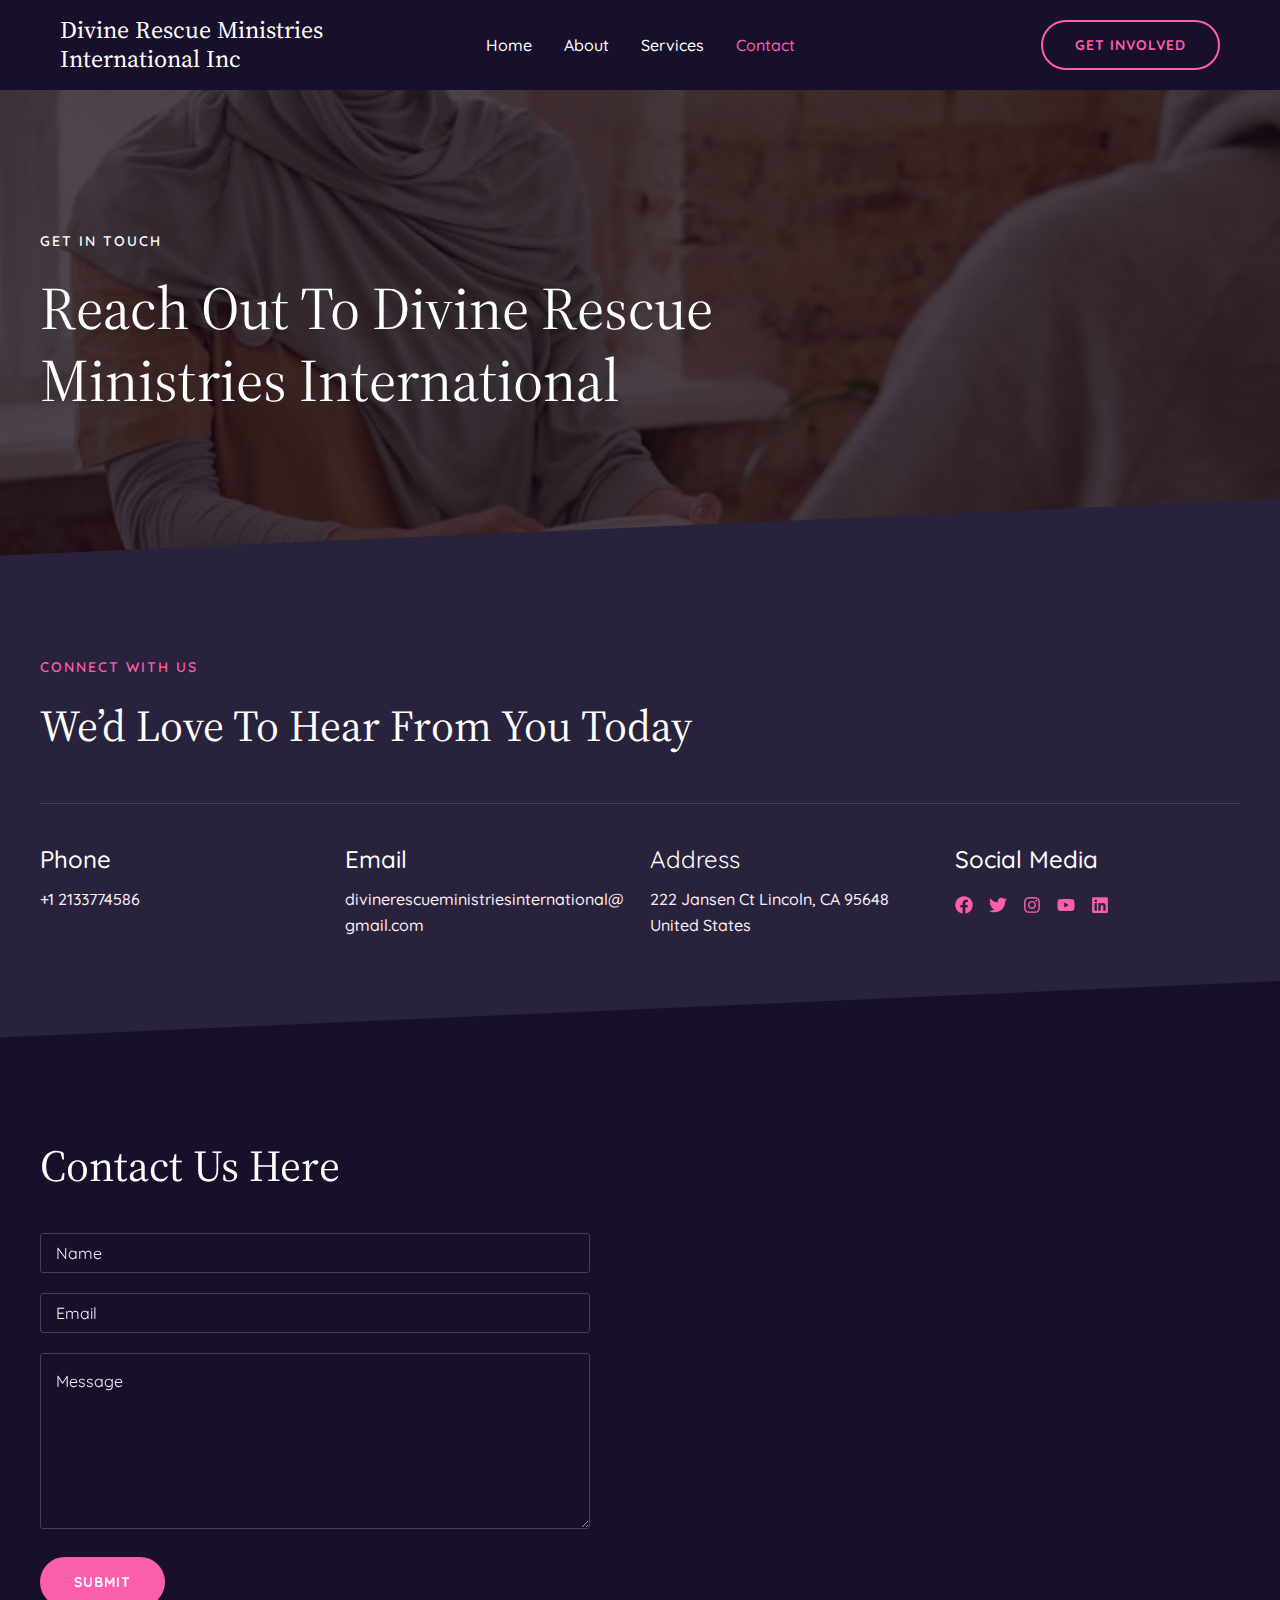
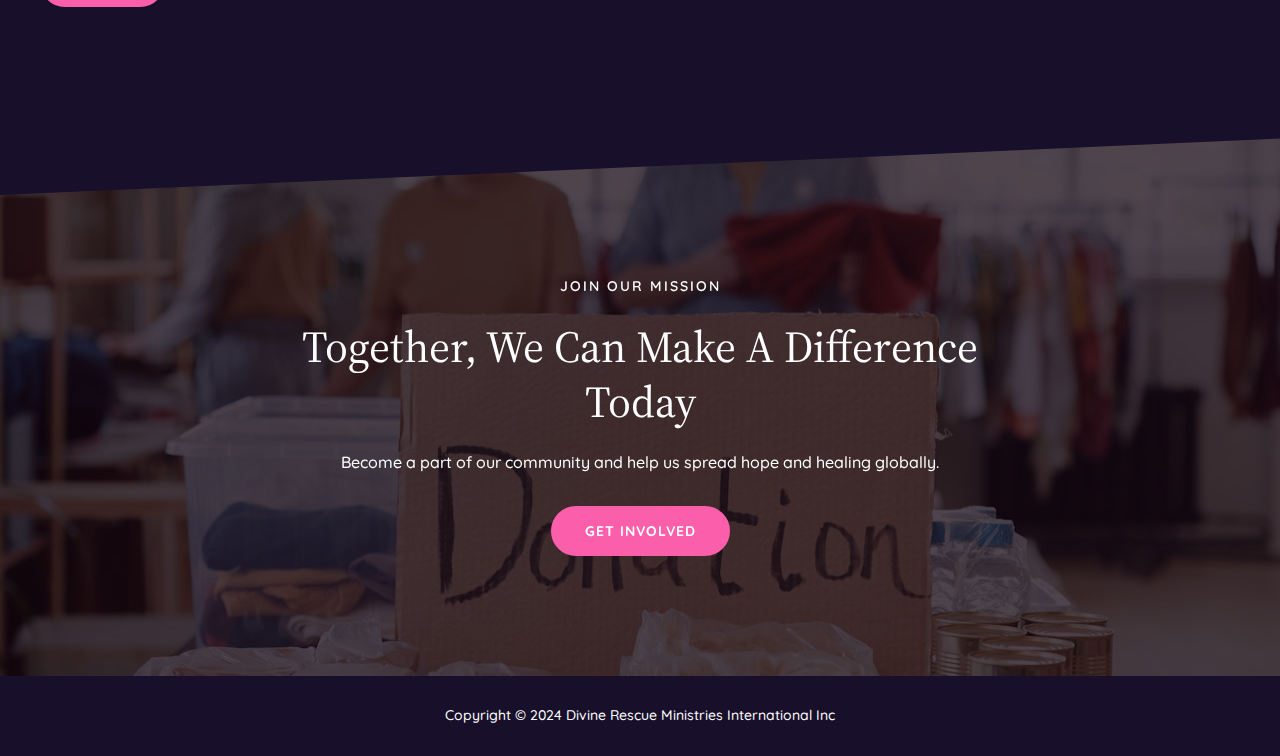
<file: contact/index.html>
<!DOCTYPE html>
<html lang="en-US">
<head>
<meta charset="UTF-8">
<meta name="viewport" content="width=device-width, initial-scale=1">
	<link rel="profile" href="https://gmpg.org/xfn/11"> 
	<title>Contact &#8211; Divine Rescue Ministries International Inc</title>
<meta name="robots" content="max-image-preview:large">
	<style>img:is([sizes="auto" i], [sizes^="auto," i]) { contain-intrinsic-size: 3000px 1500px }</style>
	<link rel="dns-prefetch" href="//fonts.googleapis.com">
<link rel="alternate" type="application/rss+xml" title="Divine Rescue Ministries International Inc &raquo; Feed" href="./../feed/index.html">
<link rel="alternate" type="application/rss+xml" title="Divine Rescue Ministries International Inc &raquo; Comments Feed" href="./../comments/feed/index.html">
<script>
window._wpemojiSettings = {"baseUrl":"https:\/\/s.w.org\/images\/core\/emoji\/15.0.3\/72x72\/","ext":".png","svgUrl":"https:\/\/s.w.org\/images\/core\/emoji\/15.0.3\/svg\/","svgExt":".svg","source":{"concatemoji":".\/\/wp-includes\/js\/wp-emoji-release.min.js?ver=6.7.1"}};
/*! This file is auto-generated */
!function(i,n){var o,s,e;function c(e){try{var t={supportTests:e,timestamp:(new Date).valueOf()};sessionStorage.setItem(o,JSON.stringify(t))}catch(e){}}function p(e,t,n){e.clearRect(0,0,e.canvas.width,e.canvas.height),e.fillText(t,0,0);var t=new Uint32Array(e.getImageData(0,0,e.canvas.width,e.canvas.height).data),r=(e.clearRect(0,0,e.canvas.width,e.canvas.height),e.fillText(n,0,0),new Uint32Array(e.getImageData(0,0,e.canvas.width,e.canvas.height).data));return t.every(function(e,t){return e===r[t]})}function u(e,t,n){switch(t){case"flag":return n(e,"🏳️‍⚧️","🏳️​⚧️")?!1:!n(e,"🇺🇳","🇺​🇳")&&!n(e,"🏴󠁧󠁢󠁥󠁮󠁧󠁿","🏴​󠁧​󠁢​󠁥​󠁮​󠁧​󠁿");case"emoji":return!n(e,"🐦‍⬛","🐦​⬛")}return!1}function f(e,t,n){var r="undefined"!=typeof WorkerGlobalScope&&self instanceof WorkerGlobalScope?new OffscreenCanvas(300,150):i.createElement("canvas"),a=r.getContext("2d",{willReadFrequently:!0}),o=(a.textBaseline="top",a.font="600 32px Arial",{});return e.forEach(function(e){o[e]=t(a,e,n)}),o}function t(e){var t=i.createElement("script");t.src=e,t.defer=!0,i.head.appendChild(t)}"undefined"!=typeof Promise&&(o="wpEmojiSettingsSupports",s=["flag","emoji"],n.supports={everything:!0,everythingExceptFlag:!0},e=new Promise(function(e){i.addEventListener("DOMContentLoaded",e,{once:!0})}),new Promise(function(t){var n=function(){try{var e=JSON.parse(sessionStorage.getItem(o));if("object"==typeof e&&"number"==typeof e.timestamp&&(new Date).valueOf()<e.timestamp+604800&&"object"==typeof e.supportTests)return e.supportTests}catch(e){}return null}();if(!n){if("undefined"!=typeof Worker&&"undefined"!=typeof OffscreenCanvas&&"undefined"!=typeof URL&&URL.createObjectURL&&"undefined"!=typeof Blob)try{var e="postMessage("+f.toString()+"("+[JSON.stringify(s),u.toString(),p.toString()].join(",")+"));",r=new Blob([e],{type:"text/javascript"}),a=new Worker(URL.createObjectURL(r),{name:"wpTestEmojiSupports"});return void(a.onmessage=function(e){c(n=e.data),a.terminate(),t(n)})}catch(e){}c(n=f(s,u,p))}t(n)}).then(function(e){for(var t in e)n.supports[t]=e[t],n.supports.everything=n.supports.everything&&n.supports[t],"flag"!==t&&(n.supports.everythingExceptFlag=n.supports.everythingExceptFlag&&n.supports[t]);n.supports.everythingExceptFlag=n.supports.everythingExceptFlag&&!n.supports.flag,n.DOMReady=!1,n.readyCallback=function(){n.DOMReady=!0}}).then(function(){return e}).then(function(){var e;n.supports.everything||(n.readyCallback(),(e=n.source||{}).concatemoji?t(e.concatemoji):e.wpemoji&&e.twemoji&&(t(e.twemoji),t(e.wpemoji)))}))}((window,document),window._wpemojiSettings);
</script>
<link rel="stylesheet" id="astra-theme-css-css" href="./../wp-content/themes/astra/assets/css/minified/main.min.css?ver=4.8.6" media="all">
<style id="astra-theme-css-inline-css">:root{--ast-post-nav-space:0;--ast-container-default-xlg-padding:2.5em;--ast-container-default-lg-padding:2.5em;--ast-container-default-slg-padding:2em;--ast-container-default-md-padding:2.5em;--ast-container-default-sm-padding:2.5em;--ast-container-default-xs-padding:2.4em;--ast-container-default-xxs-padding:1.8em;--ast-code-block-background:#ECEFF3;--ast-comment-inputs-background:#F9FAFB;--ast-normal-container-width:1200px;--ast-narrow-container-width:750px;--ast-blog-title-font-weight:600;--ast-blog-meta-weight:600;}html{font-size:100%;}a{color:var(--ast-global-color-0);}a:hover,a:focus{color:var(--ast-global-color-1);}body,button,input,select,textarea,.ast-button,.ast-custom-button{font-family:'Quicksand',sans-serif;font-weight:500;font-size:16px;font-size:1rem;line-height:var(--ast-body-line-height,1.65);}blockquote{color:var(--ast-global-color-3);}h1,.entry-content h1,h2,.entry-content h2,h3,.entry-content h3,h4,.entry-content h4,h5,.entry-content h5,h6,.entry-content h6,.site-title,.site-title a{font-family:'Source Serif 4',serif;font-weight:400;text-transform:capitalize;}.ast-site-identity .site-title a{color:var(--ast-global-color-2);}.site-title{font-size:24px;font-size:1.5rem;display:block;}.site-header .site-description{font-size:15px;font-size:0.9375rem;display:none;}.entry-title{font-size:24px;font-size:1.5rem;}.ast-blog-single-element.ast-taxonomy-container a{font-size:14px;font-size:0.875rem;}.ast-blog-meta-container{font-size:13px;font-size:0.8125rem;}.archive .ast-article-post .ast-article-inner,.blog .ast-article-post .ast-article-inner,.archive .ast-article-post .ast-article-inner:hover,.blog .ast-article-post .ast-article-inner:hover{border-top-left-radius:16px;border-top-right-radius:16px;border-bottom-right-radius:16px;border-bottom-left-radius:16px;overflow:hidden;}h1,.entry-content h1{font-size:60px;font-size:3.75rem;font-weight:400;font-family:'Source Serif 4',serif;line-height:1.2em;text-transform:capitalize;}h2,.entry-content h2{font-size:44px;font-size:2.75rem;font-weight:400;font-family:'Source Serif 4',serif;line-height:1.25em;text-transform:capitalize;}h3,.entry-content h3{font-size:24px;font-size:1.5rem;font-weight:400;font-family:'Source Serif 4',serif;line-height:1.3em;text-transform:capitalize;}h4,.entry-content h4{font-size:22px;font-size:1.375rem;line-height:1.3em;font-weight:400;font-family:'Source Serif 4',serif;text-transform:capitalize;}h5,.entry-content h5{font-size:20px;font-size:1.25rem;line-height:1.45em;font-weight:400;font-family:'Source Serif 4',serif;text-transform:capitalize;}h6,.entry-content h6{font-size:14px;font-size:0.875rem;line-height:1.60em;font-weight:400;font-family:'Source Serif 4',serif;text-transform:uppercase;letter-spacing:2px;}::selection{background-color:var(--ast-global-color-0);color:#000000;}body,h1,.entry-title a,.entry-content h1,h2,.entry-content h2,h3,.entry-content h3,h4,.entry-content h4,h5,.entry-content h5,h6,.entry-content h6{color:var(--ast-global-color-3);}.tagcloud a:hover,.tagcloud a:focus,.tagcloud a.current-item{color:#000000;border-color:var(--ast-global-color-0);background-color:var(--ast-global-color-0);}input:focus,input[type="text"]:focus,input[type="email"]:focus,input[type="url"]:focus,input[type="password"]:focus,input[type="reset"]:focus,input[type="search"]:focus,textarea:focus{border-color:var(--ast-global-color-0);}input[type="radio"]:checked,input[type=reset],input[type="checkbox"]:checked,input[type="checkbox"]:hover:checked,input[type="checkbox"]:focus:checked,input[type=range]::-webkit-slider-thumb{border-color:var(--ast-global-color-0);background-color:var(--ast-global-color-0);box-shadow:none;}.site-footer a:hover + .post-count,.site-footer a:focus + .post-count{background:var(--ast-global-color-0);border-color:var(--ast-global-color-0);}.single .nav-links .nav-previous,.single .nav-links .nav-next{color:var(--ast-global-color-0);}.entry-meta,.entry-meta *{line-height:1.45;color:var(--ast-global-color-0);font-weight:600;}.entry-meta a:not(.ast-button):hover,.entry-meta a:not(.ast-button):hover *,.entry-meta a:not(.ast-button):focus,.entry-meta a:not(.ast-button):focus *,.page-links > .page-link,.page-links .page-link:hover,.post-navigation a:hover{color:var(--ast-global-color-1);}#cat option,.secondary .calendar_wrap thead a,.secondary .calendar_wrap thead a:visited{color:var(--ast-global-color-0);}.secondary .calendar_wrap #today,.ast-progress-val span{background:var(--ast-global-color-0);}.secondary a:hover + .post-count,.secondary a:focus + .post-count{background:var(--ast-global-color-0);border-color:var(--ast-global-color-0);}.calendar_wrap #today > a{color:#000000;}.page-links .page-link,.single .post-navigation a{color:var(--ast-global-color-3);}.ast-search-menu-icon .search-form button.search-submit{padding:0 4px;}.ast-search-menu-icon form.search-form{padding-right:0;}.ast-search-menu-icon.slide-search input.search-field{width:0;}.ast-header-search .ast-search-menu-icon.ast-dropdown-active .search-form,.ast-header-search .ast-search-menu-icon.ast-dropdown-active .search-field:focus{transition:all 0.2s;}.search-form input.search-field:focus{outline:none;}.ast-search-menu-icon .search-form button.search-submit:focus,.ast-theme-transparent-header .ast-header-search .ast-dropdown-active .ast-icon,.ast-theme-transparent-header .ast-inline-search .search-field:focus .ast-icon{color:var(--ast-global-color-1);}.ast-header-search .slide-search .search-form{border:2px solid var(--ast-global-color-0);}.ast-header-search .slide-search .search-field{background-color:#fff;}.ast-archive-title{color:var(--ast-global-color-2);}.widget-title,.widget .wp-block-heading{font-size:22px;font-size:1.375rem;color:var(--ast-global-color-2);}.ast-single-post .entry-content a,.ast-comment-content a:not(.ast-comment-edit-reply-wrap a){text-decoration:underline;}.ast-single-post .elementor-button-wrapper .elementor-button,.ast-single-post .entry-content .uagb-tab a,.ast-single-post .entry-content .uagb-ifb-cta a,.ast-single-post .entry-content .uabb-module-content a,.ast-single-post .entry-content .uagb-post-grid a,.ast-single-post .entry-content .uagb-timeline a,.ast-single-post .entry-content .uagb-toc__wrap a,.ast-single-post .entry-content .uagb-taxomony-box a,.ast-single-post .entry-content .woocommerce a,.entry-content .wp-block-latest-posts > li > a,.ast-single-post .entry-content .wp-block-file__button,li.ast-post-filter-single,.ast-single-post .ast-comment-content .comment-reply-link,.ast-single-post .ast-comment-content .comment-edit-link{text-decoration:none;}.ast-search-menu-icon.slide-search a:focus-visible:focus-visible,.astra-search-icon:focus-visible,#close:focus-visible,a:focus-visible,.ast-menu-toggle:focus-visible,.site .skip-link:focus-visible,.wp-block-loginout input:focus-visible,.wp-block-search.wp-block-search__button-inside .wp-block-search__inside-wrapper,.ast-header-navigation-arrow:focus-visible,.woocommerce .wc-proceed-to-checkout > .checkout-button:focus-visible,.woocommerce .woocommerce-MyAccount-navigation ul li a:focus-visible,.ast-orders-table__row .ast-orders-table__cell:focus-visible,.woocommerce .woocommerce-order-details .order-again > .button:focus-visible,.woocommerce .woocommerce-message a.button.wc-forward:focus-visible,.woocommerce #minus_qty:focus-visible,.woocommerce #plus_qty:focus-visible,a#ast-apply-coupon:focus-visible,.woocommerce .woocommerce-info a:focus-visible,.woocommerce .astra-shop-summary-wrap a:focus-visible,.woocommerce a.wc-forward:focus-visible,#ast-apply-coupon:focus-visible,.woocommerce-js .woocommerce-mini-cart-item a.remove:focus-visible,#close:focus-visible,.button.search-submit:focus-visible,#search_submit:focus,.normal-search:focus-visible,.ast-header-account-wrap:focus-visible,.woocommerce .ast-on-card-button.ast-quick-view-trigger:focus{outline-style:dotted;outline-color:inherit;outline-width:thin;}input:focus,input[type="text"]:focus,input[type="email"]:focus,input[type="url"]:focus,input[type="password"]:focus,input[type="reset"]:focus,input[type="search"]:focus,input[type="number"]:focus,textarea:focus,.wp-block-search__input:focus,[data-section="section-header-mobile-trigger"] .ast-button-wrap .ast-mobile-menu-trigger-minimal:focus,.ast-mobile-popup-drawer.active .menu-toggle-close:focus,.woocommerce-ordering select.orderby:focus,#ast-scroll-top:focus,#coupon_code:focus,.woocommerce-page #comment:focus,.woocommerce #reviews #respond input#submit:focus,.woocommerce a.add_to_cart_button:focus,.woocommerce .button.single_add_to_cart_button:focus,.woocommerce .woocommerce-cart-form button:focus,.woocommerce .woocommerce-cart-form__cart-item .quantity .qty:focus,.woocommerce .woocommerce-billing-fields .woocommerce-billing-fields__field-wrapper .woocommerce-input-wrapper > .input-text:focus,.woocommerce #order_comments:focus,.woocommerce #place_order:focus,.woocommerce .woocommerce-address-fields .woocommerce-address-fields__field-wrapper .woocommerce-input-wrapper > .input-text:focus,.woocommerce .woocommerce-MyAccount-content form button:focus,.woocommerce .woocommerce-MyAccount-content .woocommerce-EditAccountForm .woocommerce-form-row .woocommerce-Input.input-text:focus,.woocommerce .ast-woocommerce-container .woocommerce-pagination ul.page-numbers li a:focus,body #content .woocommerce form .form-row .select2-container--default .select2-selection--single:focus,#ast-coupon-code:focus,.woocommerce.woocommerce-js .quantity input[type=number]:focus,.woocommerce-js .woocommerce-mini-cart-item .quantity input[type=number]:focus,.woocommerce p#ast-coupon-trigger:focus{border-style:dotted;border-color:inherit;border-width:thin;}input{outline:none;}.ast-logo-title-inline .site-logo-img{padding-right:1em;}body .ast-oembed-container *{position:absolute;top:0;width:100%;height:100%;left:0;}body .wp-block-embed-pocket-casts .ast-oembed-container *{position:unset;}.ast-single-post-featured-section + article {margin-top: 2em;}.site-content .ast-single-post-featured-section img {width: 100%;overflow: hidden;object-fit: cover;}.ast-separate-container .site-content .ast-single-post-featured-section + article {margin-top: -80px;z-index: 9;position: relative;border-radius: 4px;}@media (min-width: 922px) {.ast-no-sidebar .site-content .ast-article-image-container--wide {margin-left: -120px;margin-right: -120px;max-width: unset;width: unset;}.ast-left-sidebar .site-content .ast-article-image-container--wide,.ast-right-sidebar .site-content .ast-article-image-container--wide {margin-left: -10px;margin-right: -10px;}.site-content .ast-article-image-container--full {margin-left: calc( -50vw + 50%);margin-right: calc( -50vw + 50%);max-width: 100vw;width: 100vw;}.ast-left-sidebar .site-content .ast-article-image-container--full,.ast-right-sidebar .site-content .ast-article-image-container--full {margin-left: -10px;margin-right: -10px;max-width: inherit;width: auto;}}.site > .ast-single-related-posts-container {margin-top: 0;}@media (min-width: 922px) {.ast-desktop .ast-container--narrow {max-width: var(--ast-narrow-container-width);margin: 0 auto;}}input[type="text"],input[type="number"],input[type="email"],input[type="url"],input[type="password"],input[type="search"],input[type=reset],input[type=tel],input[type=date],select,textarea{font-size:16px;font-style:normal;font-weight:400;line-height:24px;width:100%;padding:12px 16px;border-radius:4px;box-shadow:0px 1px 2px 0px rgba(0,0,0,0.05);color:var(--ast-form-input-text,#475569);}input[type="text"],input[type="number"],input[type="email"],input[type="url"],input[type="password"],input[type="search"],input[type=reset],input[type=tel],input[type=date],select{height:40px;}input[type="date"]{border-width:1px;border-style:solid;border-color:var(--ast-border-color);}input[type="text"]:focus,input[type="number"]:focus,input[type="email"]:focus,input[type="url"]:focus,input[type="password"]:focus,input[type="search"]:focus,input[type=reset]:focus,input[type="tel"]:focus,input[type="date"]:focus,select:focus,textarea:focus{border-color:#046BD2;box-shadow:none;outline:none;color:var(--ast-form-input-focus-text,#475569);}label,legend{color:#111827;font-size:14px;font-style:normal;font-weight:500;line-height:20px;}select{padding:6px 10px;}fieldset{padding:30px;border-radius:4px;}button,.ast-button,.button,input[type="button"],input[type="reset"],input[type="submit"]{border-radius:4px;box-shadow:0px 1px 2px 0px rgba(0,0,0,0.05);}:root{--ast-comment-inputs-background:#FFF;}::placeholder{color:var(--ast-form-field-color,#9CA3AF);}::-ms-input-placeholder{color:var(--ast-form-field-color,#9CA3AF);}@media (max-width:921.9px){#ast-desktop-header{display:none;}}@media (min-width:922px){#ast-mobile-header{display:none;}}.wp-block-buttons.aligncenter{justify-content:center;}@media (max-width:921px){.ast-theme-transparent-header #primary,.ast-theme-transparent-header #secondary{padding:0;}}@media (max-width:921px){.ast-plain-container.ast-no-sidebar #primary{padding:0;}}.ast-plain-container.ast-no-sidebar #primary{margin-top:0;margin-bottom:0;}@media (max-width:921px){.ast-separate-container #primary,.ast-narrow-container #primary{padding-top:0px;}}@media (max-width:544px){.ast-separate-container #primary,.ast-narrow-container #primary{padding-top:0px;}}@media (max-width:921px){.ast-separate-container #primary,.ast-narrow-container #primary{padding-bottom:0px;}}@media (max-width:544px){.ast-separate-container #primary,.ast-narrow-container #primary{padding-bottom:0px;}}.wp-block-button.is-style-outline .wp-block-button__link{border-color:var(--ast-global-color-0);border-top-width:2px;border-right-width:2px;border-bottom-width:2px;border-left-width:2px;}div.wp-block-button.is-style-outline > .wp-block-button__link:not(.has-text-color),div.wp-block-button.wp-block-button__link.is-style-outline:not(.has-text-color){color:var(--ast-global-color-0);}.wp-block-button.is-style-outline .wp-block-button__link:hover,.wp-block-buttons .wp-block-button.is-style-outline .wp-block-button__link:focus,.wp-block-buttons .wp-block-button.is-style-outline > .wp-block-button__link:not(.has-text-color):hover,.wp-block-buttons .wp-block-button.wp-block-button__link.is-style-outline:not(.has-text-color):hover{color:#ffffff;background-color:var(--ast-global-color-1);border-color:var(--ast-global-color-1);}.post-page-numbers.current .page-link,.ast-pagination .page-numbers.current{color:#000000;border-color:var(--ast-global-color-0);background-color:var(--ast-global-color-0);}.wp-block-button.is-style-outline .wp-block-button__link{border-top-width:2px;border-right-width:2px;border-bottom-width:2px;border-left-width:2px;}.wp-block-buttons .wp-block-button.is-style-outline .wp-block-button__link.wp-element-button,.ast-outline-button,.wp-block-uagb-buttons-child .uagb-buttons-repeater.ast-outline-button{border-color:var(--ast-global-color-0);border-top-width:2px;border-right-width:2px;border-bottom-width:2px;border-left-width:2px;font-family:inherit;font-weight:500;font-size:14px;font-size:0.875rem;line-height:1em;text-transform:uppercase;letter-spacing:1px;padding-top:16px;padding-right:34px;padding-bottom:16px;padding-left:34px;border-top-left-radius:50px;border-top-right-radius:50px;border-bottom-right-radius:50px;border-bottom-left-radius:50px;}.wp-block-buttons .wp-block-button.is-style-outline > .wp-block-button__link:not(.has-text-color),.wp-block-buttons .wp-block-button.wp-block-button__link.is-style-outline:not(.has-text-color),.ast-outline-button{color:var(--ast-global-color-0);}.wp-block-button.is-style-outline .wp-block-button__link:hover,.wp-block-buttons .wp-block-button.is-style-outline .wp-block-button__link:focus,.wp-block-buttons .wp-block-button.is-style-outline > .wp-block-button__link:not(.has-text-color):hover,.wp-block-buttons .wp-block-button.wp-block-button__link.is-style-outline:not(.has-text-color):hover,.ast-outline-button:hover,.ast-outline-button:focus,.wp-block-uagb-buttons-child .uagb-buttons-repeater.ast-outline-button:hover,.wp-block-uagb-buttons-child .uagb-buttons-repeater.ast-outline-button:focus{color:#ffffff;background-color:var(--ast-global-color-1);border-color:var(--ast-global-color-1);}.ast-single-post .entry-content a.ast-outline-button,.ast-single-post .entry-content .is-style-outline>.wp-block-button__link{text-decoration:none;}.wp-block-button .wp-block-button__link.wp-element-button.is-style-outline:not(.has-background),.wp-block-button.is-style-outline>.wp-block-button__link.wp-element-button:not(.has-background),.ast-outline-button{background-color:rgba(1,17,20,0);}.uagb-buttons-repeater.ast-outline-button{border-radius:9999px;}@media (max-width:921px){.wp-block-buttons .wp-block-button.is-style-outline .wp-block-button__link.wp-element-button,.ast-outline-button,.wp-block-uagb-buttons-child .uagb-buttons-repeater.ast-outline-button{font-size:14px;font-size:0.875rem;padding-top:14px;padding-right:30px;padding-bottom:14px;padding-left:30px;}}@media (max-width:544px){.wp-block-buttons .wp-block-button.is-style-outline .wp-block-button__link.wp-element-button,.ast-outline-button,.wp-block-uagb-buttons-child .uagb-buttons-repeater.ast-outline-button{font-size:14px;font-size:0.875rem;padding-top:12px;padding-right:26px;padding-bottom:12px;padding-left:26px;}}.entry-content[data-ast-blocks-layout] > figure{margin-bottom:1em;}h1.widget-title{font-weight:400;}h2.widget-title{font-weight:400;}h3.widget-title{font-weight:400;}#page{display:flex;flex-direction:column;min-height:100vh;}.ast-404-layout-1 h1.page-title{color:var(--ast-global-color-2);}.single .post-navigation a{line-height:1em;height:inherit;}.error-404 .page-sub-title{font-size:1.5rem;font-weight:inherit;}.search .site-content .content-area .search-form{margin-bottom:0;}#page .site-content{flex-grow:1;}.widget{margin-bottom:1.25em;}#secondary li{line-height:1.5em;}#secondary .wp-block-group h2{margin-bottom:0.7em;}#secondary h2{font-size:1.7rem;}.ast-separate-container .ast-article-post,.ast-separate-container .ast-article-single,.ast-separate-container .comment-respond{padding:3em;}.ast-separate-container .ast-article-single .ast-article-single{padding:0;}.ast-article-single .wp-block-post-template-is-layout-grid{padding-left:0;}.ast-separate-container .comments-title,.ast-narrow-container .comments-title{padding:1.5em 2em;}.ast-page-builder-template .comment-form-textarea,.ast-comment-formwrap .ast-grid-common-col{padding:0;}.ast-comment-formwrap{padding:0;display:inline-flex;column-gap:20px;width:100%;margin-left:0;margin-right:0;}.comments-area textarea#comment:focus,.comments-area textarea#comment:active,.comments-area .ast-comment-formwrap input[type="text"]:focus,.comments-area .ast-comment-formwrap input[type="text"]:active {box-shadow:none;outline:none;}.archive.ast-page-builder-template .entry-header{margin-top:2em;}.ast-page-builder-template .ast-comment-formwrap{width:100%;}.entry-title{margin-bottom:0.6em;}.ast-archive-description p{font-size:inherit;font-weight:inherit;line-height:inherit;}.ast-separate-container .ast-comment-list li.depth-1,.hentry{margin-bottom:1.5em;}.site-content section.ast-archive-description{margin-bottom:2em;}@media (min-width:921px){.ast-left-sidebar.ast-page-builder-template #secondary,.archive.ast-right-sidebar.ast-page-builder-template .site-main{padding-left:20px;padding-right:20px;}}@media (max-width:544px){.ast-comment-formwrap.ast-row{column-gap:10px;display:inline-block;}#ast-commentform .ast-grid-common-col{position:relative;width:100%;}}@media (min-width:1201px){.ast-separate-container .ast-article-post,.ast-separate-container .ast-article-single,.ast-separate-container .ast-author-box,.ast-separate-container .ast-404-layout-1,.ast-separate-container .no-results{padding:3em;}}@media (max-width:921px){.ast-separate-container #primary,.ast-separate-container #secondary{padding:1.5em 0;}#primary,#secondary{padding:1.5em 0;margin:0;}.ast-left-sidebar #content > .ast-container{display:flex;flex-direction:column-reverse;width:100%;}}@media (min-width:922px){.ast-separate-container.ast-right-sidebar #primary,.ast-separate-container.ast-left-sidebar #primary{border:0;}.search-no-results.ast-separate-container #primary{margin-bottom:4em;}}.wp-block-button .wp-block-button__link{color:#ffffff;}.wp-block-button .wp-block-button__link:hover,.wp-block-button .wp-block-button__link:focus{color:#ffffff;background-color:var(--ast-global-color-1);border-color:var(--ast-global-color-1);}.wp-block-button .wp-block-button__link,.wp-block-search .wp-block-search__button,body .wp-block-file .wp-block-file__button{border-style:solid;border-top-width:2px;border-right-width:2px;border-left-width:2px;border-bottom-width:2px;border-color:var(--ast-global-color-0);background-color:var(--ast-global-color-0);color:#ffffff;font-family:'Quicksand',sans-serif;font-weight:700;line-height:1em;text-transform:uppercase;letter-spacing:1px;font-size:14px;font-size:0.875rem;border-top-left-radius:50px;border-top-right-radius:50px;border-bottom-right-radius:50px;border-bottom-left-radius:50px;padding-top:16px;padding-right:32px;padding-bottom:16px;padding-left:32px;}.ast-single-post .entry-content .wp-block-button .wp-block-button__link,.ast-single-post .entry-content .wp-block-search .wp-block-search__button,body .entry-content .wp-block-file .wp-block-file__button{text-decoration:none;}@media (max-width:921px){.wp-block-button .wp-block-button__link,.wp-block-search .wp-block-search__button,body .wp-block-file .wp-block-file__button{font-size:14px;font-size:0.875rem;padding-top:14px;padding-right:28px;padding-bottom:14px;padding-left:28px;}}@media (max-width:544px){.wp-block-button .wp-block-button__link,.wp-block-search .wp-block-search__button,body .wp-block-file .wp-block-file__button{font-size:14px;font-size:0.875rem;padding-top:12px;padding-right:24px;padding-bottom:12px;padding-left:24px;}}.menu-toggle,button,.ast-button,.ast-custom-button,.button,input#submit,input[type="button"],input[type="submit"],input[type="reset"],#comments .submit,.search .search-submit,form[CLASS*="wp-block-search__"].wp-block-search .wp-block-search__inside-wrapper .wp-block-search__button,body .wp-block-file .wp-block-file__button,.search .search-submit,.woocommerce-js a.button,.woocommerce button.button,.woocommerce .woocommerce-message a.button,.woocommerce #respond input#submit.alt,.woocommerce input.button.alt,.woocommerce input.button,.woocommerce input.button:disabled,.woocommerce input.button:disabled[disabled],.woocommerce input.button:disabled:hover,.woocommerce input.button:disabled[disabled]:hover,.woocommerce #respond input#submit,.woocommerce button.button.alt.disabled,.wc-block-grid__products .wc-block-grid__product .wp-block-button__link,.wc-block-grid__product-onsale,[CLASS*="wc-block"] button,.woocommerce-js .astra-cart-drawer .astra-cart-drawer-content .woocommerce-mini-cart__buttons .button:not(.checkout):not(.ast-continue-shopping),.woocommerce-js .astra-cart-drawer .astra-cart-drawer-content .woocommerce-mini-cart__buttons a.checkout,.woocommerce button.button.alt.disabled.wc-variation-selection-needed,[CLASS*="wc-block"] .wc-block-components-button{border-style:solid;border-top-width:2px;border-right-width:2px;border-left-width:2px;border-bottom-width:2px;color:#ffffff;border-color:var(--ast-global-color-0);background-color:var(--ast-global-color-0);padding-top:16px;padding-right:32px;padding-bottom:16px;padding-left:32px;font-family:'Quicksand',sans-serif;font-weight:700;font-size:14px;font-size:0.875rem;line-height:1em;text-transform:uppercase;letter-spacing:1px;border-top-left-radius:50px;border-top-right-radius:50px;border-bottom-right-radius:50px;border-bottom-left-radius:50px;}button:focus,.menu-toggle:hover,button:hover,.ast-button:hover,.ast-custom-button:hover .button:hover,.ast-custom-button:hover ,input[type=reset]:hover,input[type=reset]:focus,input#submit:hover,input#submit:focus,input[type="button"]:hover,input[type="button"]:focus,input[type="submit"]:hover,input[type="submit"]:focus,form[CLASS*="wp-block-search__"].wp-block-search .wp-block-search__inside-wrapper .wp-block-search__button:hover,form[CLASS*="wp-block-search__"].wp-block-search .wp-block-search__inside-wrapper .wp-block-search__button:focus,body .wp-block-file .wp-block-file__button:hover,body .wp-block-file .wp-block-file__button:focus,.woocommerce-js a.button:hover,.woocommerce button.button:hover,.woocommerce .woocommerce-message a.button:hover,.woocommerce #respond input#submit:hover,.woocommerce #respond input#submit.alt:hover,.woocommerce input.button.alt:hover,.woocommerce input.button:hover,.woocommerce button.button.alt.disabled:hover,.wc-block-grid__products .wc-block-grid__product .wp-block-button__link:hover,[CLASS*="wc-block"] button:hover,.woocommerce-js .astra-cart-drawer .astra-cart-drawer-content .woocommerce-mini-cart__buttons .button:not(.checkout):not(.ast-continue-shopping):hover,.woocommerce-js .astra-cart-drawer .astra-cart-drawer-content .woocommerce-mini-cart__buttons a.checkout:hover,.woocommerce button.button.alt.disabled.wc-variation-selection-needed:hover,[CLASS*="wc-block"] .wc-block-components-button:hover,[CLASS*="wc-block"] .wc-block-components-button:focus{color:#ffffff;background-color:var(--ast-global-color-1);border-color:var(--ast-global-color-1);}form[CLASS*="wp-block-search__"].wp-block-search .wp-block-search__inside-wrapper .wp-block-search__button.has-icon{padding-top:calc(16px - 3px);padding-right:calc(32px - 3px);padding-bottom:calc(16px - 3px);padding-left:calc(32px - 3px);}@media (max-width:921px){.menu-toggle,button,.ast-button,.ast-custom-button,.button,input#submit,input[type="button"],input[type="submit"],input[type="reset"],#comments .submit,.search .search-submit,form[CLASS*="wp-block-search__"].wp-block-search .wp-block-search__inside-wrapper .wp-block-search__button,body .wp-block-file .wp-block-file__button,.search .search-submit,.woocommerce-js a.button,.woocommerce button.button,.woocommerce .woocommerce-message a.button,.woocommerce #respond input#submit.alt,.woocommerce input.button.alt,.woocommerce input.button,.woocommerce input.button:disabled,.woocommerce input.button:disabled[disabled],.woocommerce input.button:disabled:hover,.woocommerce input.button:disabled[disabled]:hover,.woocommerce #respond input#submit,.woocommerce button.button.alt.disabled,.wc-block-grid__products .wc-block-grid__product .wp-block-button__link,.wc-block-grid__product-onsale,[CLASS*="wc-block"] button,.woocommerce-js .astra-cart-drawer .astra-cart-drawer-content .woocommerce-mini-cart__buttons .button:not(.checkout):not(.ast-continue-shopping),.woocommerce-js .astra-cart-drawer .astra-cart-drawer-content .woocommerce-mini-cart__buttons a.checkout,.woocommerce button.button.alt.disabled.wc-variation-selection-needed,[CLASS*="wc-block"] .wc-block-components-button{padding-top:14px;padding-right:28px;padding-bottom:14px;padding-left:28px;font-size:14px;font-size:0.875rem;}}@media (max-width:544px){.menu-toggle,button,.ast-button,.ast-custom-button,.button,input#submit,input[type="button"],input[type="submit"],input[type="reset"],#comments .submit,.search .search-submit,form[CLASS*="wp-block-search__"].wp-block-search .wp-block-search__inside-wrapper .wp-block-search__button,body .wp-block-file .wp-block-file__button,.search .search-submit,.woocommerce-js a.button,.woocommerce button.button,.woocommerce .woocommerce-message a.button,.woocommerce #respond input#submit.alt,.woocommerce input.button.alt,.woocommerce input.button,.woocommerce input.button:disabled,.woocommerce input.button:disabled[disabled],.woocommerce input.button:disabled:hover,.woocommerce input.button:disabled[disabled]:hover,.woocommerce #respond input#submit,.woocommerce button.button.alt.disabled,.wc-block-grid__products .wc-block-grid__product .wp-block-button__link,.wc-block-grid__product-onsale,[CLASS*="wc-block"] button,.woocommerce-js .astra-cart-drawer .astra-cart-drawer-content .woocommerce-mini-cart__buttons .button:not(.checkout):not(.ast-continue-shopping),.woocommerce-js .astra-cart-drawer .astra-cart-drawer-content .woocommerce-mini-cart__buttons a.checkout,.woocommerce button.button.alt.disabled.wc-variation-selection-needed,[CLASS*="wc-block"] .wc-block-components-button{padding-top:12px;padding-right:24px;padding-bottom:12px;padding-left:24px;font-size:14px;font-size:0.875rem;}}@media (max-width:921px){.menu-toggle,button,.ast-button,.button,input#submit,input[type="button"],input[type="submit"],input[type="reset"]{font-size:14px;font-size:0.875rem;}.ast-mobile-header-stack .main-header-bar .ast-search-menu-icon{display:inline-block;}.ast-header-break-point.ast-header-custom-item-outside .ast-mobile-header-stack .main-header-bar .ast-search-icon{margin:0;}.ast-comment-avatar-wrap img{max-width:2.5em;}.ast-comment-meta{padding:0 1.8888em 1.3333em;}}@media (min-width:544px){.ast-container{max-width:100%;}}@media (max-width:544px){.ast-separate-container .ast-article-post,.ast-separate-container .ast-article-single,.ast-separate-container .comments-title,.ast-separate-container .ast-archive-description{padding:1.5em 1em;}.ast-separate-container #content .ast-container{padding-left:0.54em;padding-right:0.54em;}.ast-separate-container .ast-comment-list .bypostauthor{padding:.5em;}.ast-search-menu-icon.ast-dropdown-active .search-field{width:170px;}.menu-toggle,button,.ast-button,.button,input#submit,input[type="button"],input[type="submit"],input[type="reset"]{font-size:14px;font-size:0.875rem;}} #ast-mobile-header .ast-site-header-cart-li a{pointer-events:none;}@media (max-width:921px){.widget-title{font-size:21px;font-size:1.4rem;}body,button,input,select,textarea,.ast-button,.ast-custom-button{font-size:15px;font-size:0.9375rem;}#secondary,#secondary button,#secondary input,#secondary select,#secondary textarea{font-size:15px;font-size:0.9375rem;}.site-title{font-size:22px;font-size:1.375rem;display:block;}.site-header .site-description{display:none;}.entry-title{font-size:22px;font-size:1.375rem;}.ast-blog-meta-container{font-size:13px;font-size:0.8125rem;}.archive .ast-article-post .ast-article-inner,.blog .ast-article-post .ast-article-inner{border-top-left-radius:16px;border-top-right-radius:16px;border-bottom-right-radius:16px;border-bottom-left-radius:16px;}h1,.entry-content h1{font-size:42px;}h2,.entry-content h2{font-size:32px;}h3,.entry-content h3{font-size:24px;}h4,.entry-content h4{font-size:22px;font-size:1.375rem;}h5,.entry-content h5{font-size:20px;font-size:1.25rem;}h6,.entry-content h6{font-size:14px;font-size:0.875rem;}}@media (max-width:544px){.widget-title{font-size:20px;font-size:1.4285714285714rem;}body,button,input,select,textarea,.ast-button,.ast-custom-button{font-size:14px;font-size:0.875rem;}#secondary,#secondary button,#secondary input,#secondary select,#secondary textarea{font-size:14px;font-size:0.875rem;}.site-title{font-size:20px;font-size:1.25rem;display:block;}.site-header .site-description{display:none;}.entry-title{font-size:18px;font-size:1.125rem;}.archive .ast-article-post .ast-article-inner,.blog .ast-article-post .ast-article-inner{border-top-left-radius:10px;border-top-right-radius:10px;border-bottom-right-radius:10px;border-bottom-left-radius:10px;}h1,.entry-content h1{font-size:38px;}h2,.entry-content h2{font-size:26px;}h3,.entry-content h3{font-size:22px;}h4,.entry-content h4{font-size:20px;font-size:1.25rem;}h5,.entry-content h5{font-size:18px;font-size:1.125rem;}h6,.entry-content h6{font-size:14px;font-size:0.875rem;}}@media (max-width:544px){html{font-size:100%;}}@media (min-width:922px){.ast-container{max-width:1240px;}}@media (min-width:922px){.site-content .ast-container{display:flex;}}@media (max-width:921px){.site-content .ast-container{flex-direction:column;}}.entry-content h1,.entry-content h2,.entry-content h3,.entry-content h4,.entry-content h5,.entry-content h6{clear:none;}@media (min-width:922px){.main-header-menu .sub-menu .menu-item.ast-left-align-sub-menu:hover > .sub-menu,.main-header-menu .sub-menu .menu-item.ast-left-align-sub-menu.focus > .sub-menu{margin-left:-0px;}}.entry-content li > p{margin-bottom:0;}.site .comments-area{padding-bottom:2em;margin-top:2em;}.wp-block-file {display: flex;align-items: center;flex-wrap: wrap;justify-content: space-between;}.wp-block-pullquote {border: none;}.wp-block-pullquote blockquote::before {content: "\201D";font-family: "Helvetica",sans-serif;display: flex;transform: rotate( 180deg );font-size: 6rem;font-style: normal;line-height: 1;font-weight: bold;align-items: center;justify-content: center;}.has-text-align-right > blockquote::before {justify-content: flex-start;}.has-text-align-left > blockquote::before {justify-content: flex-end;}figure.wp-block-pullquote.is-style-solid-color blockquote {max-width: 100%;text-align: inherit;}:root {--wp--custom--ast-default-block-top-padding: 100px;--wp--custom--ast-default-block-right-padding: 80px;--wp--custom--ast-default-block-bottom-padding: 100px;--wp--custom--ast-default-block-left-padding: 80px;--wp--custom--ast-container-width: 1200px;--wp--custom--ast-content-width-size: 1200px;--wp--custom--ast-wide-width-size: calc(1200px + var(--wp--custom--ast-default-block-left-padding) + var(--wp--custom--ast-default-block-right-padding));}.ast-narrow-container {--wp--custom--ast-content-width-size: 750px;--wp--custom--ast-wide-width-size: 750px;}@media(max-width: 921px) {:root {--wp--custom--ast-default-block-top-padding: 50px;--wp--custom--ast-default-block-right-padding: 50px;--wp--custom--ast-default-block-bottom-padding: 50px;--wp--custom--ast-default-block-left-padding: 50px;}}@media(max-width: 544px) {:root {--wp--custom--ast-default-block-top-padding: 50px;--wp--custom--ast-default-block-right-padding: 30px;--wp--custom--ast-default-block-bottom-padding: 50px;--wp--custom--ast-default-block-left-padding: 30px;}}.entry-content > .wp-block-group,.entry-content > .wp-block-cover,.entry-content > .wp-block-columns {padding-top: var(--wp--custom--ast-default-block-top-padding);padding-right: var(--wp--custom--ast-default-block-right-padding);padding-bottom: var(--wp--custom--ast-default-block-bottom-padding);padding-left: var(--wp--custom--ast-default-block-left-padding);}.ast-plain-container.ast-no-sidebar .entry-content > .alignfull,.ast-page-builder-template .ast-no-sidebar .entry-content > .alignfull {margin-left: calc( -50vw + 50%);margin-right: calc( -50vw + 50%);max-width: 100vw;width: 100vw;}.ast-plain-container.ast-no-sidebar .entry-content .alignfull .alignfull,.ast-page-builder-template.ast-no-sidebar .entry-content .alignfull .alignfull,.ast-plain-container.ast-no-sidebar .entry-content .alignfull .alignwide,.ast-page-builder-template.ast-no-sidebar .entry-content .alignfull .alignwide,.ast-plain-container.ast-no-sidebar .entry-content .alignwide .alignfull,.ast-page-builder-template.ast-no-sidebar .entry-content .alignwide .alignfull,.ast-plain-container.ast-no-sidebar .entry-content .alignwide .alignwide,.ast-page-builder-template.ast-no-sidebar .entry-content .alignwide .alignwide,.ast-plain-container.ast-no-sidebar .entry-content .wp-block-column .alignfull,.ast-page-builder-template.ast-no-sidebar .entry-content .wp-block-column .alignfull,.ast-plain-container.ast-no-sidebar .entry-content .wp-block-column .alignwide,.ast-page-builder-template.ast-no-sidebar .entry-content .wp-block-column .alignwide {margin-left: auto;margin-right: auto;width: 100%;}[data-ast-blocks-layout] .wp-block-separator:not(.is-style-dots) {height: 0;}[data-ast-blocks-layout] .wp-block-separator {margin: 20px auto;}[data-ast-blocks-layout] .wp-block-separator:not(.is-style-wide):not(.is-style-dots) {max-width: 100px;}[data-ast-blocks-layout] .wp-block-separator.has-background {padding: 0;}.entry-content[data-ast-blocks-layout] > * {max-width: var(--wp--custom--ast-content-width-size);margin-left: auto;margin-right: auto;}.entry-content[data-ast-blocks-layout] > .alignwide {max-width: var(--wp--custom--ast-wide-width-size);}.entry-content[data-ast-blocks-layout] .alignfull {max-width: none;}.ast-full-width-layout .entry-content[data-ast-blocks-layout] .is-layout-constrained.wp-block-cover-is-layout-constrained > *,.ast-full-width-layout .entry-content[data-ast-blocks-layout] .is-layout-constrained.wp-block-group-is-layout-constrained > * {max-width: var(--wp--custom--ast-content-width-size);margin-left: auto;margin-right: auto;}.entry-content .wp-block-columns {margin-bottom: 0;}blockquote {margin: 1.5em;border-color: rgba(0,0,0,0.05);}.wp-block-quote:not(.has-text-align-right):not(.has-text-align-center) {border-left: 5px solid rgba(0,0,0,0.05);}.has-text-align-right > blockquote,blockquote.has-text-align-right {border-right: 5px solid rgba(0,0,0,0.05);}.has-text-align-left > blockquote,blockquote.has-text-align-left {border-left: 5px solid rgba(0,0,0,0.05);}.wp-block-site-tagline,.wp-block-latest-posts .read-more {margin-top: 15px;}.wp-block-loginout p label {display: block;}.wp-block-loginout p:not(.login-remember):not(.login-submit) input {width: 100%;}.wp-block-loginout input:focus {border-color: transparent;}.wp-block-loginout input:focus {outline: thin dotted;}.entry-content .wp-block-media-text .wp-block-media-text__content {padding: 0 0 0 8%;}.entry-content .wp-block-media-text.has-media-on-the-right .wp-block-media-text__content {padding: 0 8% 0 0;}.entry-content .wp-block-media-text.has-background .wp-block-media-text__content {padding: 8%;}.entry-content .wp-block-cover:not([class*="background-color"]) .wp-block-cover__inner-container,.entry-content .wp-block-cover:not([class*="background-color"]) .wp-block-cover-image-text,.entry-content .wp-block-cover:not([class*="background-color"]) .wp-block-cover-text,.entry-content .wp-block-cover-image:not([class*="background-color"]) .wp-block-cover__inner-container,.entry-content .wp-block-cover-image:not([class*="background-color"]) .wp-block-cover-image-text,.entry-content .wp-block-cover-image:not([class*="background-color"]) .wp-block-cover-text {color: var(--ast-global-color-5);}.wp-block-loginout .login-remember input {width: 1.1rem;height: 1.1rem;margin: 0 5px 4px 0;vertical-align: middle;}.wp-block-latest-posts > li > *:first-child,.wp-block-latest-posts:not(.is-grid) > li:first-child {margin-top: 0;}.entry-content > .wp-block-buttons,.entry-content > .wp-block-uagb-buttons {margin-bottom: 1.5em;}.wp-block-search__inside-wrapper .wp-block-search__input {padding: 0 10px;color: var(--ast-global-color-3);background: var(--ast-global-color-5);border-color: var(--ast-border-color);}.wp-block-latest-posts .read-more {margin-bottom: 1.5em;}.wp-block-search__no-button .wp-block-search__inside-wrapper .wp-block-search__input {padding-top: 5px;padding-bottom: 5px;}.wp-block-latest-posts .wp-block-latest-posts__post-date,.wp-block-latest-posts .wp-block-latest-posts__post-author {font-size: 1rem;}.wp-block-latest-posts > li > *,.wp-block-latest-posts:not(.is-grid) > li {margin-top: 12px;margin-bottom: 12px;}.ast-page-builder-template .entry-content[data-ast-blocks-layout] > *,.ast-page-builder-template .entry-content[data-ast-blocks-layout] > .alignfull > * {max-width: none;}.ast-page-builder-template .entry-content[data-ast-blocks-layout] > .alignwide > * {max-width: var(--wp--custom--ast-wide-width-size);}.ast-page-builder-template .entry-content[data-ast-blocks-layout] > .inherit-container-width > *,.ast-page-builder-template .entry-content[data-ast-blocks-layout] > * > *,.entry-content[data-ast-blocks-layout] > .wp-block-cover .wp-block-cover__inner-container {max-width: var(--wp--custom--ast-content-width-size) ;margin-left: auto;margin-right: auto;}.entry-content[data-ast-blocks-layout] .wp-block-cover:not(.alignleft):not(.alignright) {width: auto;}@media(max-width: 1200px) {.ast-separate-container .entry-content > .alignfull,.ast-separate-container .entry-content[data-ast-blocks-layout] > .alignwide,.ast-plain-container .entry-content[data-ast-blocks-layout] > .alignwide,.ast-plain-container .entry-content .alignfull {margin-left: calc(-1 * min(var(--ast-container-default-xlg-padding),20px)) ;margin-right: calc(-1 * min(var(--ast-container-default-xlg-padding),20px));}}@media(min-width: 1201px) {.ast-separate-container .entry-content > .alignfull {margin-left: calc(-1 * var(--ast-container-default-xlg-padding) );margin-right: calc(-1 * var(--ast-container-default-xlg-padding) );}.ast-separate-container .entry-content[data-ast-blocks-layout] > .alignwide,.ast-plain-container .entry-content[data-ast-blocks-layout] > .alignwide {margin-left: calc(-1 * var(--wp--custom--ast-default-block-left-padding) );margin-right: calc(-1 * var(--wp--custom--ast-default-block-right-padding) );}}@media(min-width: 921px) {.ast-separate-container .entry-content .wp-block-group.alignwide:not(.inherit-container-width) > :where(:not(.alignleft):not(.alignright)),.ast-plain-container .entry-content .wp-block-group.alignwide:not(.inherit-container-width) > :where(:not(.alignleft):not(.alignright)) {max-width: calc( var(--wp--custom--ast-content-width-size) + 80px );}.ast-plain-container.ast-right-sidebar .entry-content[data-ast-blocks-layout] .alignfull,.ast-plain-container.ast-left-sidebar .entry-content[data-ast-blocks-layout] .alignfull {margin-left: -60px;margin-right: -60px;}}@media(min-width: 544px) {.entry-content > .alignleft {margin-right: 20px;}.entry-content > .alignright {margin-left: 20px;}}@media (max-width:544px){.wp-block-columns .wp-block-column:not(:last-child){margin-bottom:20px;}.wp-block-latest-posts{margin:0;}}@media( max-width: 600px ) {.entry-content .wp-block-media-text .wp-block-media-text__content,.entry-content .wp-block-media-text.has-media-on-the-right .wp-block-media-text__content {padding: 8% 0 0;}.entry-content .wp-block-media-text.has-background .wp-block-media-text__content {padding: 8%;}}.ast-narrow-container .site-content .wp-block-uagb-image--align-full .wp-block-uagb-image__figure {max-width: 100%;margin-left: auto;margin-right: auto;}.entry-content ul,.entry-content ol {padding: revert;margin: revert;padding-left: 20px;}:root .has-ast-global-color-0-color{color:var(--ast-global-color-0);}:root .has-ast-global-color-0-background-color{background-color:var(--ast-global-color-0);}:root .wp-block-button .has-ast-global-color-0-color{color:var(--ast-global-color-0);}:root .wp-block-button .has-ast-global-color-0-background-color{background-color:var(--ast-global-color-0);}:root .has-ast-global-color-1-color{color:var(--ast-global-color-1);}:root .has-ast-global-color-1-background-color{background-color:var(--ast-global-color-1);}:root .wp-block-button .has-ast-global-color-1-color{color:var(--ast-global-color-1);}:root .wp-block-button .has-ast-global-color-1-background-color{background-color:var(--ast-global-color-1);}:root .has-ast-global-color-2-color{color:var(--ast-global-color-2);}:root .has-ast-global-color-2-background-color{background-color:var(--ast-global-color-2);}:root .wp-block-button .has-ast-global-color-2-color{color:var(--ast-global-color-2);}:root .wp-block-button .has-ast-global-color-2-background-color{background-color:var(--ast-global-color-2);}:root .has-ast-global-color-3-color{color:var(--ast-global-color-3);}:root .has-ast-global-color-3-background-color{background-color:var(--ast-global-color-3);}:root .wp-block-button .has-ast-global-color-3-color{color:var(--ast-global-color-3);}:root .wp-block-button .has-ast-global-color-3-background-color{background-color:var(--ast-global-color-3);}:root .has-ast-global-color-4-color{color:var(--ast-global-color-4);}:root .has-ast-global-color-4-background-color{background-color:var(--ast-global-color-4);}:root .wp-block-button .has-ast-global-color-4-color{color:var(--ast-global-color-4);}:root .wp-block-button .has-ast-global-color-4-background-color{background-color:var(--ast-global-color-4);}:root .has-ast-global-color-5-color{color:var(--ast-global-color-5);}:root .has-ast-global-color-5-background-color{background-color:var(--ast-global-color-5);}:root .wp-block-button .has-ast-global-color-5-color{color:var(--ast-global-color-5);}:root .wp-block-button .has-ast-global-color-5-background-color{background-color:var(--ast-global-color-5);}:root .has-ast-global-color-6-color{color:var(--ast-global-color-6);}:root .has-ast-global-color-6-background-color{background-color:var(--ast-global-color-6);}:root .wp-block-button .has-ast-global-color-6-color{color:var(--ast-global-color-6);}:root .wp-block-button .has-ast-global-color-6-background-color{background-color:var(--ast-global-color-6);}:root .has-ast-global-color-7-color{color:var(--ast-global-color-7);}:root .has-ast-global-color-7-background-color{background-color:var(--ast-global-color-7);}:root .wp-block-button .has-ast-global-color-7-color{color:var(--ast-global-color-7);}:root .wp-block-button .has-ast-global-color-7-background-color{background-color:var(--ast-global-color-7);}:root .has-ast-global-color-8-color{color:var(--ast-global-color-8);}:root .has-ast-global-color-8-background-color{background-color:var(--ast-global-color-8);}:root .wp-block-button .has-ast-global-color-8-color{color:var(--ast-global-color-8);}:root .wp-block-button .has-ast-global-color-8-background-color{background-color:var(--ast-global-color-8);}:root{--ast-global-color-0:#FB5FAB;--ast-global-color-1:#EA559D;--ast-global-color-2:#FFFFFF;--ast-global-color-3:#FCEEF5;--ast-global-color-4:#29223C;--ast-global-color-5:#180F2A;--ast-global-color-6:#4B3F4A;--ast-global-color-7:#140610;--ast-global-color-8:#222222;}:root {--ast-border-color : var(--ast-global-color-6);}.site .site-content #primary{margin-top:0px;margin-bottom:0px;margin-left:0px;margin-right:0px;}.site .site-content #primary .ast-article-single,.ast-separate-container .site-content #secondary .widget{padding-top:0px;padding-bottom:0px;padding-left:0px;padding-right:0px;}.ast-single-entry-banner {-js-display: flex;display: flex;flex-direction: column;justify-content: center;text-align: center;position: relative;background: #eeeeee;}.ast-single-entry-banner[data-banner-layout="layout-1"] {max-width: 1200px;background: inherit;padding: 20px 0;}.ast-single-entry-banner[data-banner-width-type="custom"] {margin: 0 auto;width: 100%;}.ast-single-entry-banner + .site-content .entry-header {margin-bottom: 0;}.site .ast-author-avatar {--ast-author-avatar-size: ;}a.ast-underline-text {text-decoration: underline;}.ast-container > .ast-terms-link {position: relative;display: block;}a.ast-button.ast-badge-tax {padding: 4px 8px;border-radius: 3px;font-size: inherit;}header.entry-header:not(.related-entry-header) .entry-title{font-weight:600;font-size:32px;font-size:2rem;}header.entry-header:not(.related-entry-header) > *:not(:last-child){margin-bottom:10px;}header.entry-header:not(.related-entry-header) .post-thumb-img-content{text-align:center;}header.entry-header:not(.related-entry-header) .post-thumb img,.ast-single-post-featured-section.post-thumb img{aspect-ratio:16/9;width:100%;height:100%;}.ast-archive-entry-banner {-js-display: flex;display: flex;flex-direction: column;justify-content: center;text-align: center;position: relative;background: #eeeeee;}.ast-archive-entry-banner[data-banner-width-type="custom"] {margin: 0 auto;width: 100%;}.ast-archive-entry-banner[data-banner-layout="layout-1"] {background: inherit;padding: 20px 0;text-align: left;}body.archive .ast-archive-description{max-width:1200px;width:100%;text-align:left;padding-top:3em;padding-right:3em;padding-bottom:3em;padding-left:3em;}body.archive .ast-archive-description .ast-archive-title,body.archive .ast-archive-description .ast-archive-title *{font-weight:600;font-size:32px;font-size:2rem;}body.archive .ast-archive-description > *:not(:last-child){margin-bottom:10px;}@media (max-width:921px){body.archive .ast-archive-description{text-align:left;}}@media (max-width:544px){body.archive .ast-archive-description{text-align:left;}}.ast-breadcrumbs .trail-browse,.ast-breadcrumbs .trail-items,.ast-breadcrumbs .trail-items li{display:inline-block;margin:0;padding:0;border:none;background:inherit;text-indent:0;text-decoration:none;}.ast-breadcrumbs .trail-browse{font-size:inherit;font-style:inherit;font-weight:inherit;color:inherit;}.ast-breadcrumbs .trail-items{list-style:none;}.trail-items li::after{padding:0 0.3em;content:"\00bb";}.trail-items li:last-of-type::after{display:none;}h1,.entry-content h1,h2,.entry-content h2,h3,.entry-content h3,h4,.entry-content h4,h5,.entry-content h5,h6,.entry-content h6{color:var(--ast-global-color-2);}.entry-title a{color:var(--ast-global-color-2);}@media (max-width:921px){.ast-builder-grid-row-container.ast-builder-grid-row-tablet-3-firstrow .ast-builder-grid-row > *:first-child,.ast-builder-grid-row-container.ast-builder-grid-row-tablet-3-lastrow .ast-builder-grid-row > *:last-child{grid-column:1 / -1;}}@media (max-width:544px){.ast-builder-grid-row-container.ast-builder-grid-row-mobile-3-firstrow .ast-builder-grid-row > *:first-child,.ast-builder-grid-row-container.ast-builder-grid-row-mobile-3-lastrow .ast-builder-grid-row > *:last-child{grid-column:1 / -1;}}.ast-builder-layout-element[data-section="title_tagline"]{display:flex;}@media (max-width:921px){.ast-header-break-point .ast-builder-layout-element[data-section="title_tagline"]{display:flex;}}@media (max-width:544px){.ast-header-break-point .ast-builder-layout-element[data-section="title_tagline"]{display:flex;}}[data-section*="section-hb-button-"] .menu-link{display:none;}.ast-header-button-1[data-section*="section-hb-button-"] .ast-builder-button-wrap .ast-custom-button{font-size:14px;font-size:0.875rem;line-height:1em;text-transform:uppercase;letter-spacing:1px;}.ast-header-button-1 .ast-custom-button{color:var(--ast-global-color-0);background:rgba(0,0,0,0);border-color:var(--ast-global-color-0);border-top-width:2px;border-bottom-width:2px;border-left-width:2px;border-right-width:2px;border-top-left-radius:50px;border-top-right-radius:50px;border-bottom-right-radius:50px;border-bottom-left-radius:50px;}.ast-header-button-1 .ast-custom-button:hover{color:#ffffff;background:var(--ast-global-color-1);border-color:var(--ast-global-color-1);}.ast-header-button-1[data-section*="section-hb-button-"] .ast-builder-button-wrap .ast-custom-button{padding-top:16px;padding-bottom:16px;padding-left:32px;padding-right:32px;}.ast-header-button-1[data-section="section-hb-button-1"]{display:flex;}@media (max-width:921px){.ast-header-break-point .ast-header-button-1[data-section="section-hb-button-1"]{display:flex;}}@media (max-width:544px){.ast-header-break-point .ast-header-button-1[data-section="section-hb-button-1"]{display:flex;}}.ast-builder-menu-1{font-family:inherit;font-weight:inherit;}.ast-builder-menu-1 .menu-item > .menu-link{color:var(--ast-global-color-2);}.ast-builder-menu-1 .menu-item > .ast-menu-toggle{color:var(--ast-global-color-2);}.ast-builder-menu-1 .menu-item:hover > .menu-link,.ast-builder-menu-1 .inline-on-mobile .menu-item:hover > .ast-menu-toggle{color:var(--ast-global-color-0);}.ast-builder-menu-1 .menu-item:hover > .ast-menu-toggle{color:var(--ast-global-color-0);}.ast-builder-menu-1 .menu-item.current-menu-item > .menu-link,.ast-builder-menu-1 .inline-on-mobile .menu-item.current-menu-item > .ast-menu-toggle,.ast-builder-menu-1 .current-menu-ancestor > .menu-link{color:var(--ast-global-color-0);}.ast-builder-menu-1 .menu-item.current-menu-item > .ast-menu-toggle{color:var(--ast-global-color-0);}.ast-builder-menu-1 .sub-menu,.ast-builder-menu-1 .inline-on-mobile .sub-menu{border-top-width:2px;border-bottom-width:0px;border-right-width:0px;border-left-width:0px;border-color:var(--ast-global-color-0);border-style:solid;}.ast-builder-menu-1 .sub-menu .sub-menu{top:-2px;}.ast-builder-menu-1 .main-header-menu > .menu-item > .sub-menu,.ast-builder-menu-1 .main-header-menu > .menu-item > .astra-full-megamenu-wrapper{margin-top:0px;}.ast-desktop .ast-builder-menu-1 .main-header-menu > .menu-item > .sub-menu:before,.ast-desktop .ast-builder-menu-1 .main-header-menu > .menu-item > .astra-full-megamenu-wrapper:before{height:calc( 0px + 2px + 5px );}.ast-desktop .ast-builder-menu-1 .menu-item .sub-menu .menu-link{border-style:none;}@media (max-width:921px){.ast-header-break-point .ast-builder-menu-1 .menu-item.menu-item-has-children > .ast-menu-toggle{top:0;}.ast-builder-menu-1 .inline-on-mobile .menu-item.menu-item-has-children > .ast-menu-toggle{right:-15px;}.ast-builder-menu-1 .menu-item-has-children > .menu-link:after{content:unset;}.ast-builder-menu-1 .main-header-menu > .menu-item > .sub-menu,.ast-builder-menu-1 .main-header-menu > .menu-item > .astra-full-megamenu-wrapper{margin-top:0;}}@media (max-width:544px){.ast-header-break-point .ast-builder-menu-1 .menu-item.menu-item-has-children > .ast-menu-toggle{top:0;}.ast-builder-menu-1 .main-header-menu > .menu-item > .sub-menu,.ast-builder-menu-1 .main-header-menu > .menu-item > .astra-full-megamenu-wrapper{margin-top:0;}}.ast-builder-menu-1{display:flex;}@media (max-width:921px){.ast-header-break-point .ast-builder-menu-1{display:flex;}}@media (max-width:544px){.ast-header-break-point .ast-builder-menu-1{display:flex;}}.ast-footer-copyright{text-align:center;}.ast-footer-copyright {color:var(--ast-global-color-2);}@media (max-width:921px){.ast-footer-copyright{text-align:center;}}@media (max-width:544px){.ast-footer-copyright{text-align:center;}}.ast-footer-copyright {font-size:14px;font-size:0.875rem;}.ast-footer-copyright.ast-builder-layout-element{display:flex;}@media (max-width:921px){.ast-header-break-point .ast-footer-copyright.ast-builder-layout-element{display:flex;}}@media (max-width:544px){.ast-header-break-point .ast-footer-copyright.ast-builder-layout-element{display:flex;}}.site-primary-footer-wrap{padding-top:45px;padding-bottom:45px;}.site-primary-footer-wrap[data-section="section-primary-footer-builder"]{background-color:var(--ast-global-color-5);background-image:none;min-height:30px;}.site-primary-footer-wrap[data-section="section-primary-footer-builder"] .ast-builder-grid-row{max-width:1200px;min-height:30px;margin-left:auto;margin-right:auto;}.site-primary-footer-wrap[data-section="section-primary-footer-builder"] .ast-builder-grid-row,.site-primary-footer-wrap[data-section="section-primary-footer-builder"] .site-footer-section{align-items:center;}.site-primary-footer-wrap[data-section="section-primary-footer-builder"].ast-footer-row-inline .site-footer-section{display:flex;margin-bottom:0;}.ast-builder-grid-row-full .ast-builder-grid-row{grid-template-columns:1fr;}@media (max-width:921px){.site-primary-footer-wrap[data-section="section-primary-footer-builder"].ast-footer-row-tablet-inline .site-footer-section{display:flex;margin-bottom:0;}.site-primary-footer-wrap[data-section="section-primary-footer-builder"].ast-footer-row-tablet-stack .site-footer-section{display:block;margin-bottom:10px;}.ast-builder-grid-row-container.ast-builder-grid-row-tablet-full .ast-builder-grid-row{grid-template-columns:1fr;}}@media (max-width:544px){.site-primary-footer-wrap[data-section="section-primary-footer-builder"].ast-footer-row-mobile-inline .site-footer-section{display:flex;margin-bottom:0;}.site-primary-footer-wrap[data-section="section-primary-footer-builder"].ast-footer-row-mobile-stack .site-footer-section{display:block;margin-bottom:10px;}.ast-builder-grid-row-container.ast-builder-grid-row-mobile-full .ast-builder-grid-row{grid-template-columns:1fr;}}.site-primary-footer-wrap[data-section="section-primary-footer-builder"]{padding-top:25px;padding-bottom:25px;padding-left:40px;padding-right:40px;}@media (max-width:921px){.site-primary-footer-wrap[data-section="section-primary-footer-builder"]{padding-top:32px;padding-bottom:32px;padding-left:32px;padding-right:32px;}}@media (max-width:544px){.site-primary-footer-wrap[data-section="section-primary-footer-builder"]{padding-top:24px;padding-bottom:24px;padding-left:24px;padding-right:24px;}}.site-primary-footer-wrap[data-section="section-primary-footer-builder"]{display:grid;}@media (max-width:921px){.ast-header-break-point .site-primary-footer-wrap[data-section="section-primary-footer-builder"]{display:grid;}}@media (max-width:544px){.ast-header-break-point .site-primary-footer-wrap[data-section="section-primary-footer-builder"]{display:grid;}}.footer-widget-area.widget-area.site-footer-focus-item{width:auto;}.ast-header-break-point .main-header-bar{border-bottom-width:1px;}@media (min-width:922px){.main-header-bar{border-bottom-width:1px;}}.main-header-menu .menu-item, #astra-footer-menu .menu-item, .main-header-bar .ast-masthead-custom-menu-items{-js-display:flex;display:flex;-webkit-box-pack:center;-webkit-justify-content:center;-moz-box-pack:center;-ms-flex-pack:center;justify-content:center;-webkit-box-orient:vertical;-webkit-box-direction:normal;-webkit-flex-direction:column;-moz-box-orient:vertical;-moz-box-direction:normal;-ms-flex-direction:column;flex-direction:column;}.main-header-menu > .menu-item > .menu-link, #astra-footer-menu > .menu-item > .menu-link{height:100%;-webkit-box-align:center;-webkit-align-items:center;-moz-box-align:center;-ms-flex-align:center;align-items:center;-js-display:flex;display:flex;}.ast-header-break-point .main-navigation ul .menu-item .menu-link .icon-arrow:first-of-type svg{top:.2em;margin-top:0px;margin-left:0px;width:.65em;transform:translate(0, -2px) rotateZ(270deg);}.ast-mobile-popup-content .ast-submenu-expanded > .ast-menu-toggle{transform:rotateX(180deg);overflow-y:auto;}@media (min-width:922px){.ast-builder-menu .main-navigation > ul > li:last-child a{margin-right:0;}}.ast-separate-container .ast-article-inner{background-color:var(--ast-global-color-5);background-image:none;}@media (max-width:921px){.ast-separate-container .ast-article-inner{background-color:var(--ast-global-color-5);background-image:none;}}@media (max-width:544px){.ast-separate-container .ast-article-inner{background-color:var(--ast-global-color-5);background-image:none;}}.ast-separate-container .ast-article-single:not(.ast-related-post), .woocommerce.ast-separate-container .ast-woocommerce-container, .ast-separate-container .error-404, .ast-separate-container .no-results, .single.ast-separate-container .site-main .ast-author-meta, .ast-separate-container .related-posts-title-wrapper,.ast-separate-container .comments-count-wrapper, .ast-box-layout.ast-plain-container .site-content,.ast-padded-layout.ast-plain-container .site-content, .ast-separate-container .ast-archive-description, .ast-separate-container .comments-area{background-color:var(--ast-global-color-5);background-image:none;}@media (max-width:921px){.ast-separate-container .ast-article-single:not(.ast-related-post), .woocommerce.ast-separate-container .ast-woocommerce-container, .ast-separate-container .error-404, .ast-separate-container .no-results, .single.ast-separate-container .site-main .ast-author-meta, .ast-separate-container .related-posts-title-wrapper,.ast-separate-container .comments-count-wrapper, .ast-box-layout.ast-plain-container .site-content,.ast-padded-layout.ast-plain-container .site-content, .ast-separate-container .ast-archive-description{background-color:var(--ast-global-color-5);background-image:none;}}@media (max-width:544px){.ast-separate-container .ast-article-single:not(.ast-related-post), .woocommerce.ast-separate-container .ast-woocommerce-container, .ast-separate-container .error-404, .ast-separate-container .no-results, .single.ast-separate-container .site-main .ast-author-meta, .ast-separate-container .related-posts-title-wrapper,.ast-separate-container .comments-count-wrapper, .ast-box-layout.ast-plain-container .site-content,.ast-padded-layout.ast-plain-container .site-content, .ast-separate-container .ast-archive-description{background-color:var(--ast-global-color-5);background-image:none;}}.ast-separate-container.ast-two-container #secondary .widget{background-color:var(--ast-global-color-5);background-image:none;}@media (max-width:921px){.ast-separate-container.ast-two-container #secondary .widget{background-color:var(--ast-global-color-5);background-image:none;}}@media (max-width:544px){.ast-separate-container.ast-two-container #secondary .widget{background-color:var(--ast-global-color-5);background-image:none;}}.ast-plain-container, .ast-page-builder-template{background-color:var(--ast-global-color-5);background-image:none;}@media (max-width:921px){.ast-plain-container, .ast-page-builder-template{background-color:var(--ast-global-color-5);background-image:none;}}@media (max-width:544px){.ast-plain-container, .ast-page-builder-template{background-color:var(--ast-global-color-5);background-image:none;}}
		#ast-scroll-top {
			display: none;
			position: fixed;
			text-align: center;
			cursor: pointer;
			z-index: 99;
			width: 2.1em;
			height: 2.1em;
			line-height: 2.1;
			color: #ffffff;
			border-radius: 2px;
			content: "";
			outline: inherit;
		}
		@media (min-width: 769px) {
			#ast-scroll-top {
				content: "769";
			}
		}
		#ast-scroll-top .ast-icon.icon-arrow svg {
			margin-left: 0px;
			vertical-align: middle;
			transform: translate(0, -20%) rotate(180deg);
			width: 1.6em;
		}
		.ast-scroll-to-top-right {
			right: 30px;
			bottom: 30px;
		}
		.ast-scroll-to-top-left {
			left: 30px;
			bottom: 30px;
		}
	#ast-scroll-top{color:#ffffff;background-color:var(--ast-global-color-0);font-size:15px;}#ast-scroll-top:hover{color:#ffffff;background-color:var(--ast-global-color-0);}@media (max-width:921px){#ast-scroll-top .ast-icon.icon-arrow svg{width:1em;}}.ast-mobile-header-content > *,.ast-desktop-header-content > * {padding: 10px 0;height: auto;}.ast-mobile-header-content > *:first-child,.ast-desktop-header-content > *:first-child {padding-top: 10px;}.ast-mobile-header-content > .ast-builder-menu,.ast-desktop-header-content > .ast-builder-menu {padding-top: 0;}.ast-mobile-header-content > *:last-child,.ast-desktop-header-content > *:last-child {padding-bottom: 0;}.ast-mobile-header-content .ast-search-menu-icon.ast-inline-search label,.ast-desktop-header-content .ast-search-menu-icon.ast-inline-search label {width: 100%;}.ast-desktop-header-content .main-header-bar-navigation .ast-submenu-expanded > .ast-menu-toggle::before {transform: rotateX(180deg);}#ast-desktop-header .ast-desktop-header-content,.ast-mobile-header-content .ast-search-icon,.ast-desktop-header-content .ast-search-icon,.ast-mobile-header-wrap .ast-mobile-header-content,.ast-main-header-nav-open.ast-popup-nav-open .ast-mobile-header-wrap .ast-mobile-header-content,.ast-main-header-nav-open.ast-popup-nav-open .ast-desktop-header-content {display: none;}.ast-main-header-nav-open.ast-header-break-point #ast-desktop-header .ast-desktop-header-content,.ast-main-header-nav-open.ast-header-break-point .ast-mobile-header-wrap .ast-mobile-header-content {display: block;}.ast-desktop .ast-desktop-header-content .astra-menu-animation-slide-up > .menu-item > .sub-menu,.ast-desktop .ast-desktop-header-content .astra-menu-animation-slide-up > .menu-item .menu-item > .sub-menu,.ast-desktop .ast-desktop-header-content .astra-menu-animation-slide-down > .menu-item > .sub-menu,.ast-desktop .ast-desktop-header-content .astra-menu-animation-slide-down > .menu-item .menu-item > .sub-menu,.ast-desktop .ast-desktop-header-content .astra-menu-animation-fade > .menu-item > .sub-menu,.ast-desktop .ast-desktop-header-content .astra-menu-animation-fade > .menu-item .menu-item > .sub-menu {opacity: 1;visibility: visible;}.ast-hfb-header.ast-default-menu-enable.ast-header-break-point .ast-mobile-header-wrap .ast-mobile-header-content .main-header-bar-navigation {width: unset;margin: unset;}.ast-mobile-header-content.content-align-flex-end .main-header-bar-navigation .menu-item-has-children > .ast-menu-toggle,.ast-desktop-header-content.content-align-flex-end .main-header-bar-navigation .menu-item-has-children > .ast-menu-toggle {left: calc( 20px - 0.907em);right: auto;}.ast-mobile-header-content .ast-search-menu-icon,.ast-mobile-header-content .ast-search-menu-icon.slide-search,.ast-desktop-header-content .ast-search-menu-icon,.ast-desktop-header-content .ast-search-menu-icon.slide-search {width: 100%;position: relative;display: block;right: auto;transform: none;}.ast-mobile-header-content .ast-search-menu-icon.slide-search .search-form,.ast-mobile-header-content .ast-search-menu-icon .search-form,.ast-desktop-header-content .ast-search-menu-icon.slide-search .search-form,.ast-desktop-header-content .ast-search-menu-icon .search-form {right: 0;visibility: visible;opacity: 1;position: relative;top: auto;transform: none;padding: 0;display: block;overflow: hidden;}.ast-mobile-header-content .ast-search-menu-icon.ast-inline-search .search-field,.ast-mobile-header-content .ast-search-menu-icon .search-field,.ast-desktop-header-content .ast-search-menu-icon.ast-inline-search .search-field,.ast-desktop-header-content .ast-search-menu-icon .search-field {width: 100%;padding-right: 5.5em;}.ast-mobile-header-content .ast-search-menu-icon .search-submit,.ast-desktop-header-content .ast-search-menu-icon .search-submit {display: block;position: absolute;height: 100%;top: 0;right: 0;padding: 0 1em;border-radius: 0;}.ast-hfb-header.ast-default-menu-enable.ast-header-break-point .ast-mobile-header-wrap .ast-mobile-header-content .main-header-bar-navigation ul .sub-menu .menu-link {padding-left: 30px;}.ast-hfb-header.ast-default-menu-enable.ast-header-break-point .ast-mobile-header-wrap .ast-mobile-header-content .main-header-bar-navigation .sub-menu .menu-item .menu-item .menu-link {padding-left: 40px;}.ast-mobile-popup-drawer.active .ast-mobile-popup-inner{background-color:#ffffff;;}.ast-mobile-header-wrap .ast-mobile-header-content, .ast-desktop-header-content{background-color:#ffffff;;}.ast-mobile-popup-content > *, .ast-mobile-header-content > *, .ast-desktop-popup-content > *, .ast-desktop-header-content > *{padding-top:0px;padding-bottom:0px;}.content-align-flex-start .ast-builder-layout-element{justify-content:flex-start;}.content-align-flex-start .main-header-menu{text-align:left;}.ast-mobile-popup-drawer.active .menu-toggle-close{color:#3a3a3a;}.ast-mobile-header-wrap .ast-primary-header-bar,.ast-primary-header-bar .site-primary-header-wrap{min-height:80px;}.ast-desktop .ast-primary-header-bar .main-header-menu > .menu-item{line-height:80px;}.ast-header-break-point #masthead .ast-mobile-header-wrap .ast-primary-header-bar,.ast-header-break-point #masthead .ast-mobile-header-wrap .ast-below-header-bar,.ast-header-break-point #masthead .ast-mobile-header-wrap .ast-above-header-bar{padding-left:20px;padding-right:20px;}.ast-header-break-point .ast-primary-header-bar{border-bottom-width:0px;border-bottom-color:#eaeaea;border-bottom-style:solid;}@media (min-width:922px){.ast-primary-header-bar{border-bottom-width:0px;border-bottom-color:#eaeaea;border-bottom-style:solid;}}.ast-primary-header-bar{background-color:var(--ast-global-color-5);background-image:none;}@media (max-width:921px){.ast-mobile-header-wrap .ast-primary-header-bar,.ast-primary-header-bar .site-primary-header-wrap{min-height:80px;}}@media (max-width:544px){.ast-mobile-header-wrap .ast-primary-header-bar ,.ast-primary-header-bar .site-primary-header-wrap{min-height:80px;}}.ast-desktop .ast-primary-header-bar.main-header-bar, .ast-header-break-point #masthead .ast-primary-header-bar.main-header-bar{padding-left:40px;padding-right:40px;}@media (max-width:921px){.ast-desktop .ast-primary-header-bar.main-header-bar, .ast-header-break-point #masthead .ast-primary-header-bar.main-header-bar{padding-left:32px;padding-right:32px;}}@media (max-width:544px){.ast-desktop .ast-primary-header-bar.main-header-bar, .ast-header-break-point #masthead .ast-primary-header-bar.main-header-bar{padding-left:24px;padding-right:24px;}}.ast-primary-header-bar{display:block;}@media (max-width:921px){.ast-header-break-point .ast-primary-header-bar{display:grid;}}@media (max-width:544px){.ast-header-break-point .ast-primary-header-bar{display:grid;}}[data-section="section-header-mobile-trigger"] .ast-button-wrap .ast-mobile-menu-trigger-outline{background:transparent;color:var(--ast-global-color-0);border-top-width:1px;border-bottom-width:1px;border-right-width:1px;border-left-width:1px;border-style:solid;border-color:var(--ast-global-color-0);border-top-left-radius:2px;border-top-right-radius:2px;border-bottom-right-radius:2px;border-bottom-left-radius:2px;}[data-section="section-header-mobile-trigger"] .ast-button-wrap .mobile-menu-toggle-icon .ast-mobile-svg{width:16px;height:16px;fill:var(--ast-global-color-0);}[data-section="section-header-mobile-trigger"] .ast-button-wrap .mobile-menu-wrap .mobile-menu{color:var(--ast-global-color-0);}.ast-builder-menu-mobile .main-navigation .menu-item.menu-item-has-children > .ast-menu-toggle{top:0;}.ast-builder-menu-mobile .main-navigation .menu-item-has-children > .menu-link:after{content:unset;}.ast-hfb-header .ast-builder-menu-mobile .main-navigation .main-header-menu, .ast-hfb-header .ast-builder-menu-mobile .main-navigation .main-header-menu, .ast-hfb-header .ast-mobile-header-content .ast-builder-menu-mobile .main-navigation .main-header-menu, .ast-hfb-header .ast-mobile-popup-content .ast-builder-menu-mobile .main-navigation .main-header-menu{border-top-width:1px;border-color:#eaeaea;}.ast-hfb-header .ast-builder-menu-mobile .main-navigation .menu-item .sub-menu .menu-link, .ast-hfb-header .ast-builder-menu-mobile .main-navigation .menu-item .menu-link, .ast-hfb-header .ast-builder-menu-mobile .main-navigation .menu-item .sub-menu .menu-link, .ast-hfb-header .ast-builder-menu-mobile .main-navigation .menu-item .menu-link, .ast-hfb-header .ast-mobile-header-content .ast-builder-menu-mobile .main-navigation .menu-item .sub-menu .menu-link, .ast-hfb-header .ast-mobile-header-content .ast-builder-menu-mobile .main-navigation .menu-item .menu-link, .ast-hfb-header .ast-mobile-popup-content .ast-builder-menu-mobile .main-navigation .menu-item .sub-menu .menu-link, .ast-hfb-header .ast-mobile-popup-content .ast-builder-menu-mobile .main-navigation .menu-item .menu-link{border-bottom-width:1px;border-color:#eaeaea;border-style:solid;}.ast-builder-menu-mobile .main-navigation .menu-item.menu-item-has-children > .ast-menu-toggle{top:0;}@media (max-width:921px){.ast-builder-menu-mobile .main-navigation .main-header-menu .menu-item > .menu-link{color:var(--ast-global-color-2);padding-top:10px;padding-bottom:10px;padding-left:32px;padding-right:32px;}.ast-builder-menu-mobile .main-navigation .main-header-menu .menu-item > .ast-menu-toggle{color:var(--ast-global-color-2);}.ast-builder-menu-mobile .main-navigation .menu-item:hover > .menu-link, .ast-builder-menu-mobile .main-navigation .inline-on-mobile .menu-item:hover > .ast-menu-toggle{color:var(--ast-global-color-2);}.ast-builder-menu-mobile .main-navigation .menu-item:hover > .ast-menu-toggle{color:var(--ast-global-color-2);}.ast-builder-menu-mobile .main-navigation .menu-item.current-menu-item > .menu-link, .ast-builder-menu-mobile .main-navigation .inline-on-mobile .menu-item.current-menu-item > .ast-menu-toggle, .ast-builder-menu-mobile .main-navigation .menu-item.current-menu-ancestor > .menu-link, .ast-builder-menu-mobile .main-navigation .menu-item.current-menu-ancestor > .ast-menu-toggle{color:var(--ast-global-color-0);}.ast-builder-menu-mobile .main-navigation .menu-item.current-menu-item > .ast-menu-toggle{color:var(--ast-global-color-0);}.ast-builder-menu-mobile .main-navigation .menu-item.menu-item-has-children > .ast-menu-toggle{top:10px;right:calc( 32px - 0.907em );}.ast-builder-menu-mobile .main-navigation .menu-item-has-children > .menu-link:after{content:unset;}.ast-builder-menu-mobile .main-navigation .main-header-menu, .ast-builder-menu-mobile .main-navigation .main-header-menu .sub-menu{background-color:var(--ast-global-color-5);background-image:none;}}@media (max-width:544px){.ast-builder-menu-mobile .main-navigation .main-header-menu .menu-item > .menu-link{padding-top:5px;padding-bottom:5px;padding-left:24px;padding-right:24px;}.ast-builder-menu-mobile .main-navigation .menu-item.menu-item-has-children > .ast-menu-toggle{top:5px;right:calc( 24px - 0.907em );}}.ast-builder-menu-mobile .main-navigation{display:block;}@media (max-width:921px){.ast-header-break-point .ast-builder-menu-mobile .main-navigation{display:block;}}@media (max-width:544px){.ast-header-break-point .ast-builder-menu-mobile .main-navigation{display:block;}}</style>
<link rel="stylesheet" id="astra-google-fonts-css" href="https://fonts.googleapis.com/css?family=Quicksand%3A500%2C700%7CSource+Serif+4%3A400%2C500&#038;display=fallback&#038;ver=4.8.6" media="all">
<style id="wp-emoji-styles-inline-css">img.wp-smiley, img.emoji {
		display: inline !important;
		border: none !important;
		box-shadow: none !important;
		height: 1em !important;
		width: 1em !important;
		margin: 0 0.07em !important;
		vertical-align: -0.1em !important;
		background: none !important;
		padding: 0 !important;
	}</style>
<link rel="stylesheet" id="wp-block-library-css" href="./../wp-includes/css/dist/block-library/style.min.css?ver=6.7.1" media="all">
<style id="global-styles-inline-css">:root{--wp--preset--aspect-ratio--square: 1;--wp--preset--aspect-ratio--4-3: 4/3;--wp--preset--aspect-ratio--3-4: 3/4;--wp--preset--aspect-ratio--3-2: 3/2;--wp--preset--aspect-ratio--2-3: 2/3;--wp--preset--aspect-ratio--16-9: 16/9;--wp--preset--aspect-ratio--9-16: 9/16;--wp--preset--color--black: #000000;--wp--preset--color--cyan-bluish-gray: #abb8c3;--wp--preset--color--white: #ffffff;--wp--preset--color--pale-pink: #f78da7;--wp--preset--color--vivid-red: #cf2e2e;--wp--preset--color--luminous-vivid-orange: #ff6900;--wp--preset--color--luminous-vivid-amber: #fcb900;--wp--preset--color--light-green-cyan: #7bdcb5;--wp--preset--color--vivid-green-cyan: #00d084;--wp--preset--color--pale-cyan-blue: #8ed1fc;--wp--preset--color--vivid-cyan-blue: #0693e3;--wp--preset--color--vivid-purple: #9b51e0;--wp--preset--color--ast-global-color-0: var(--ast-global-color-0);--wp--preset--color--ast-global-color-1: var(--ast-global-color-1);--wp--preset--color--ast-global-color-2: var(--ast-global-color-2);--wp--preset--color--ast-global-color-3: var(--ast-global-color-3);--wp--preset--color--ast-global-color-4: var(--ast-global-color-4);--wp--preset--color--ast-global-color-5: var(--ast-global-color-5);--wp--preset--color--ast-global-color-6: var(--ast-global-color-6);--wp--preset--color--ast-global-color-7: var(--ast-global-color-7);--wp--preset--color--ast-global-color-8: var(--ast-global-color-8);--wp--preset--gradient--vivid-cyan-blue-to-vivid-purple: linear-gradient(135deg,rgba(6,147,227,1) 0%,rgb(155,81,224) 100%);--wp--preset--gradient--light-green-cyan-to-vivid-green-cyan: linear-gradient(135deg,rgb(122,220,180) 0%,rgb(0,208,130) 100%);--wp--preset--gradient--luminous-vivid-amber-to-luminous-vivid-orange: linear-gradient(135deg,rgba(252,185,0,1) 0%,rgba(255,105,0,1) 100%);--wp--preset--gradient--luminous-vivid-orange-to-vivid-red: linear-gradient(135deg,rgba(255,105,0,1) 0%,rgb(207,46,46) 100%);--wp--preset--gradient--very-light-gray-to-cyan-bluish-gray: linear-gradient(135deg,rgb(238,238,238) 0%,rgb(169,184,195) 100%);--wp--preset--gradient--cool-to-warm-spectrum: linear-gradient(135deg,rgb(74,234,220) 0%,rgb(151,120,209) 20%,rgb(207,42,186) 40%,rgb(238,44,130) 60%,rgb(251,105,98) 80%,rgb(254,248,76) 100%);--wp--preset--gradient--blush-light-purple: linear-gradient(135deg,rgb(255,206,236) 0%,rgb(152,150,240) 100%);--wp--preset--gradient--blush-bordeaux: linear-gradient(135deg,rgb(254,205,165) 0%,rgb(254,45,45) 50%,rgb(107,0,62) 100%);--wp--preset--gradient--luminous-dusk: linear-gradient(135deg,rgb(255,203,112) 0%,rgb(199,81,192) 50%,rgb(65,88,208) 100%);--wp--preset--gradient--pale-ocean: linear-gradient(135deg,rgb(255,245,203) 0%,rgb(182,227,212) 50%,rgb(51,167,181) 100%);--wp--preset--gradient--electric-grass: linear-gradient(135deg,rgb(202,248,128) 0%,rgb(113,206,126) 100%);--wp--preset--gradient--midnight: linear-gradient(135deg,rgb(2,3,129) 0%,rgb(40,116,252) 100%);--wp--preset--font-size--small: 13px;--wp--preset--font-size--medium: 20px;--wp--preset--font-size--large: 36px;--wp--preset--font-size--x-large: 42px;--wp--preset--spacing--20: 0.44rem;--wp--preset--spacing--30: 0.67rem;--wp--preset--spacing--40: 1rem;--wp--preset--spacing--50: 1.5rem;--wp--preset--spacing--60: 2.25rem;--wp--preset--spacing--70: 3.38rem;--wp--preset--spacing--80: 5.06rem;--wp--preset--shadow--natural: 6px 6px 9px rgba(0, 0, 0, 0.2);--wp--preset--shadow--deep: 12px 12px 50px rgba(0, 0, 0, 0.4);--wp--preset--shadow--sharp: 6px 6px 0px rgba(0, 0, 0, 0.2);--wp--preset--shadow--outlined: 6px 6px 0px -3px rgba(255, 255, 255, 1), 6px 6px rgba(0, 0, 0, 1);--wp--preset--shadow--crisp: 6px 6px 0px rgba(0, 0, 0, 1);}:root { --wp--style--global--content-size: var(--wp--custom--ast-content-width-size);--wp--style--global--wide-size: var(--wp--custom--ast-wide-width-size); }:where(body) { margin: 0; }.wp-site-blocks > .alignleft { float: left; margin-right: 2em; }.wp-site-blocks > .alignright { float: right; margin-left: 2em; }.wp-site-blocks > .aligncenter { justify-content: center; margin-left: auto; margin-right: auto; }:where(.wp-site-blocks) > * { margin-block-start: 24px; margin-block-end: 0; }:where(.wp-site-blocks) > :first-child { margin-block-start: 0; }:where(.wp-site-blocks) > :last-child { margin-block-end: 0; }:root { --wp--style--block-gap: 24px; }:root :where(.is-layout-flow) > :first-child{margin-block-start: 0;}:root :where(.is-layout-flow) > :last-child{margin-block-end: 0;}:root :where(.is-layout-flow) > *{margin-block-start: 24px;margin-block-end: 0;}:root :where(.is-layout-constrained) > :first-child{margin-block-start: 0;}:root :where(.is-layout-constrained) > :last-child{margin-block-end: 0;}:root :where(.is-layout-constrained) > *{margin-block-start: 24px;margin-block-end: 0;}:root :where(.is-layout-flex){gap: 24px;}:root :where(.is-layout-grid){gap: 24px;}.is-layout-flow > .alignleft{float: left;margin-inline-start: 0;margin-inline-end: 2em;}.is-layout-flow > .alignright{float: right;margin-inline-start: 2em;margin-inline-end: 0;}.is-layout-flow > .aligncenter{margin-left: auto !important;margin-right: auto !important;}.is-layout-constrained > .alignleft{float: left;margin-inline-start: 0;margin-inline-end: 2em;}.is-layout-constrained > .alignright{float: right;margin-inline-start: 2em;margin-inline-end: 0;}.is-layout-constrained > .aligncenter{margin-left: auto !important;margin-right: auto !important;}.is-layout-constrained > :where(:not(.alignleft):not(.alignright):not(.alignfull)){max-width: var(--wp--style--global--content-size);margin-left: auto !important;margin-right: auto !important;}.is-layout-constrained > .alignwide{max-width: var(--wp--style--global--wide-size);}body .is-layout-flex{display: flex;}.is-layout-flex{flex-wrap: wrap;align-items: center;}.is-layout-flex > :is(*, div){margin: 0;}body .is-layout-grid{display: grid;}.is-layout-grid > :is(*, div){margin: 0;}body{padding-top: 0px;padding-right: 0px;padding-bottom: 0px;padding-left: 0px;}a:where(:not(.wp-element-button)){text-decoration: none;}:root :where(.wp-element-button, .wp-block-button__link){background-color: #32373c;border-width: 0;color: #fff;font-family: inherit;font-size: inherit;line-height: inherit;padding: calc(0.667em + 2px) calc(1.333em + 2px);text-decoration: none;}.has-black-color{color: var(--wp--preset--color--black) !important;}.has-cyan-bluish-gray-color{color: var(--wp--preset--color--cyan-bluish-gray) !important;}.has-white-color{color: var(--wp--preset--color--white) !important;}.has-pale-pink-color{color: var(--wp--preset--color--pale-pink) !important;}.has-vivid-red-color{color: var(--wp--preset--color--vivid-red) !important;}.has-luminous-vivid-orange-color{color: var(--wp--preset--color--luminous-vivid-orange) !important;}.has-luminous-vivid-amber-color{color: var(--wp--preset--color--luminous-vivid-amber) !important;}.has-light-green-cyan-color{color: var(--wp--preset--color--light-green-cyan) !important;}.has-vivid-green-cyan-color{color: var(--wp--preset--color--vivid-green-cyan) !important;}.has-pale-cyan-blue-color{color: var(--wp--preset--color--pale-cyan-blue) !important;}.has-vivid-cyan-blue-color{color: var(--wp--preset--color--vivid-cyan-blue) !important;}.has-vivid-purple-color{color: var(--wp--preset--color--vivid-purple) !important;}.has-ast-global-color-0-color{color: var(--wp--preset--color--ast-global-color-0) !important;}.has-ast-global-color-1-color{color: var(--wp--preset--color--ast-global-color-1) !important;}.has-ast-global-color-2-color{color: var(--wp--preset--color--ast-global-color-2) !important;}.has-ast-global-color-3-color{color: var(--wp--preset--color--ast-global-color-3) !important;}.has-ast-global-color-4-color{color: var(--wp--preset--color--ast-global-color-4) !important;}.has-ast-global-color-5-color{color: var(--wp--preset--color--ast-global-color-5) !important;}.has-ast-global-color-6-color{color: var(--wp--preset--color--ast-global-color-6) !important;}.has-ast-global-color-7-color{color: var(--wp--preset--color--ast-global-color-7) !important;}.has-ast-global-color-8-color{color: var(--wp--preset--color--ast-global-color-8) !important;}.has-black-background-color{background-color: var(--wp--preset--color--black) !important;}.has-cyan-bluish-gray-background-color{background-color: var(--wp--preset--color--cyan-bluish-gray) !important;}.has-white-background-color{background-color: var(--wp--preset--color--white) !important;}.has-pale-pink-background-color{background-color: var(--wp--preset--color--pale-pink) !important;}.has-vivid-red-background-color{background-color: var(--wp--preset--color--vivid-red) !important;}.has-luminous-vivid-orange-background-color{background-color: var(--wp--preset--color--luminous-vivid-orange) !important;}.has-luminous-vivid-amber-background-color{background-color: var(--wp--preset--color--luminous-vivid-amber) !important;}.has-light-green-cyan-background-color{background-color: var(--wp--preset--color--light-green-cyan) !important;}.has-vivid-green-cyan-background-color{background-color: var(--wp--preset--color--vivid-green-cyan) !important;}.has-pale-cyan-blue-background-color{background-color: var(--wp--preset--color--pale-cyan-blue) !important;}.has-vivid-cyan-blue-background-color{background-color: var(--wp--preset--color--vivid-cyan-blue) !important;}.has-vivid-purple-background-color{background-color: var(--wp--preset--color--vivid-purple) !important;}.has-ast-global-color-0-background-color{background-color: var(--wp--preset--color--ast-global-color-0) !important;}.has-ast-global-color-1-background-color{background-color: var(--wp--preset--color--ast-global-color-1) !important;}.has-ast-global-color-2-background-color{background-color: var(--wp--preset--color--ast-global-color-2) !important;}.has-ast-global-color-3-background-color{background-color: var(--wp--preset--color--ast-global-color-3) !important;}.has-ast-global-color-4-background-color{background-color: var(--wp--preset--color--ast-global-color-4) !important;}.has-ast-global-color-5-background-color{background-color: var(--wp--preset--color--ast-global-color-5) !important;}.has-ast-global-color-6-background-color{background-color: var(--wp--preset--color--ast-global-color-6) !important;}.has-ast-global-color-7-background-color{background-color: var(--wp--preset--color--ast-global-color-7) !important;}.has-ast-global-color-8-background-color{background-color: var(--wp--preset--color--ast-global-color-8) !important;}.has-black-border-color{border-color: var(--wp--preset--color--black) !important;}.has-cyan-bluish-gray-border-color{border-color: var(--wp--preset--color--cyan-bluish-gray) !important;}.has-white-border-color{border-color: var(--wp--preset--color--white) !important;}.has-pale-pink-border-color{border-color: var(--wp--preset--color--pale-pink) !important;}.has-vivid-red-border-color{border-color: var(--wp--preset--color--vivid-red) !important;}.has-luminous-vivid-orange-border-color{border-color: var(--wp--preset--color--luminous-vivid-orange) !important;}.has-luminous-vivid-amber-border-color{border-color: var(--wp--preset--color--luminous-vivid-amber) !important;}.has-light-green-cyan-border-color{border-color: var(--wp--preset--color--light-green-cyan) !important;}.has-vivid-green-cyan-border-color{border-color: var(--wp--preset--color--vivid-green-cyan) !important;}.has-pale-cyan-blue-border-color{border-color: var(--wp--preset--color--pale-cyan-blue) !important;}.has-vivid-cyan-blue-border-color{border-color: var(--wp--preset--color--vivid-cyan-blue) !important;}.has-vivid-purple-border-color{border-color: var(--wp--preset--color--vivid-purple) !important;}.has-ast-global-color-0-border-color{border-color: var(--wp--preset--color--ast-global-color-0) !important;}.has-ast-global-color-1-border-color{border-color: var(--wp--preset--color--ast-global-color-1) !important;}.has-ast-global-color-2-border-color{border-color: var(--wp--preset--color--ast-global-color-2) !important;}.has-ast-global-color-3-border-color{border-color: var(--wp--preset--color--ast-global-color-3) !important;}.has-ast-global-color-4-border-color{border-color: var(--wp--preset--color--ast-global-color-4) !important;}.has-ast-global-color-5-border-color{border-color: var(--wp--preset--color--ast-global-color-5) !important;}.has-ast-global-color-6-border-color{border-color: var(--wp--preset--color--ast-global-color-6) !important;}.has-ast-global-color-7-border-color{border-color: var(--wp--preset--color--ast-global-color-7) !important;}.has-ast-global-color-8-border-color{border-color: var(--wp--preset--color--ast-global-color-8) !important;}.has-vivid-cyan-blue-to-vivid-purple-gradient-background{background: var(--wp--preset--gradient--vivid-cyan-blue-to-vivid-purple) !important;}.has-light-green-cyan-to-vivid-green-cyan-gradient-background{background: var(--wp--preset--gradient--light-green-cyan-to-vivid-green-cyan) !important;}.has-luminous-vivid-amber-to-luminous-vivid-orange-gradient-background{background: var(--wp--preset--gradient--luminous-vivid-amber-to-luminous-vivid-orange) !important;}.has-luminous-vivid-orange-to-vivid-red-gradient-background{background: var(--wp--preset--gradient--luminous-vivid-orange-to-vivid-red) !important;}.has-very-light-gray-to-cyan-bluish-gray-gradient-background{background: var(--wp--preset--gradient--very-light-gray-to-cyan-bluish-gray) !important;}.has-cool-to-warm-spectrum-gradient-background{background: var(--wp--preset--gradient--cool-to-warm-spectrum) !important;}.has-blush-light-purple-gradient-background{background: var(--wp--preset--gradient--blush-light-purple) !important;}.has-blush-bordeaux-gradient-background{background: var(--wp--preset--gradient--blush-bordeaux) !important;}.has-luminous-dusk-gradient-background{background: var(--wp--preset--gradient--luminous-dusk) !important;}.has-pale-ocean-gradient-background{background: var(--wp--preset--gradient--pale-ocean) !important;}.has-electric-grass-gradient-background{background: var(--wp--preset--gradient--electric-grass) !important;}.has-midnight-gradient-background{background: var(--wp--preset--gradient--midnight) !important;}.has-small-font-size{font-size: var(--wp--preset--font-size--small) !important;}.has-medium-font-size{font-size: var(--wp--preset--font-size--medium) !important;}.has-large-font-size{font-size: var(--wp--preset--font-size--large) !important;}.has-x-large-font-size{font-size: var(--wp--preset--font-size--x-large) !important;}
:root :where(.wp-block-pullquote){font-size: 1.5em;line-height: 1.6;}</style>
<link rel="stylesheet" id="uagb-block-positioning-css-css" href="./../wp-content/plugins/ultimate-addons-for-gutenberg/assets/css/spectra-block-positioning.min.css?ver=2.16.5" media="all">
<link rel="stylesheet" id="uag-style-58-css" href="./../wp-content/uploads/uag-plugin/assets/0/uag-css-58.css?ver=1732452045" media="all">
        <script>
            /* <![CDATA[ */
            var rcewpp = {
                "ajax_url":".//wp-admin/admin-ajax.php",
                "nonce": "4bd53dc97b",
                "home_url": ".//",
                "settings_icon": './/wp-content/plugins/export-wp-page-to-static-html/admin/images/settings.png',
                "settings_hover_icon": './/wp-content/plugins/export-wp-page-to-static-html/admin/images/settings_hover.png'
            };
            /* ]]\> */
        </script>
        <!--[if IE]>
<script src=".//wp-content/themes/astra/assets/js/minified/flexibility.min.js?ver=4.8.6" id="astra-flexibility-js"></script>
<script id="astra-flexibility-js-after">
flexibility(document.documentElement);
</script>
<![endif]-->
<link rel="https://api.w.org/" href="./../wp-json/index.html">
<link rel="alternate" title="JSON" type="application/json" href="./../wp-json/wp/v2/pages/58/index.html">
<link rel="EditURI" type="application/rsd+xml" title="RSD" href="./../xmlrpc.php?rsd">
<meta name="generator" content="WordPress 6.7.1">
<link rel="canonical" href="./index.html">
<link rel="shortlink" href="./../index.html?p=58">
<link rel="alternate" title="oEmbed (JSON)" type="application/json+oembed" href="./../wp-json/oembed/1.0/embed/index.html?url=https%3A%2F%2F%2Fcontact%2F">
<link rel="alternate" title="oEmbed (XML)" type="text/xml+oembed" href="./../wp-json/oembed/1.0/embed/index.html?url=https%3A%2F%2F%2Fcontact%2F#038;format=xml">
<style id="uagb-style-conditional-extension">@media (min-width: 1025px){body .uag-hide-desktop.uagb-google-map__wrap,body .uag-hide-desktop{display:none !important}}@media (min-width: 768px) and (max-width: 1024px){body .uag-hide-tab.uagb-google-map__wrap,body .uag-hide-tab{display:none !important}}@media (max-width: 767px){body .uag-hide-mob.uagb-google-map__wrap,body .uag-hide-mob{display:none !important}}</style>
</head>

<body itemtype="https://schema.org/WebPage" itemscope="itemscope" class="page-template-default page page-id-58 ast-desktop ast-plain-container ast-no-sidebar astra-4.8.6 ast-single-post ast-inherit-site-logo-transparent ast-hfb-header">

<a class="skip-link screen-reader-text" href="#content" title="Skip to content">
		Skip to content</a>

<div class="hfeed site" id="page">
			<header class="site-header header-main-layout-1 ast-primary-menu-enabled ast-logo-title-inline ast-hide-custom-menu-mobile ast-builder-menu-toggle-icon ast-mobile-header-inline" id="masthead" itemtype="https://schema.org/WPHeader" itemscope="itemscope" itemid="#masthead">
			<div id="ast-desktop-header" data-toggle-type="dropdown">
		<div class="ast-main-header-wrap main-header-bar-wrap ">
		<div class="ast-primary-header-bar ast-primary-header main-header-bar site-header-focus-item" data-section="section-primary-header-builder">
						<div class="site-primary-header-wrap ast-builder-grid-row-container site-header-focus-item ast-container" data-section="section-primary-header-builder">
				<div class="ast-builder-grid-row ast-builder-grid-row-has-sides ast-grid-center-col-layout">
											<div class="site-header-primary-section-left site-header-section ast-flex site-header-section-left">
									<div class="ast-builder-layout-element ast-flex site-header-focus-item" data-section="title_tagline">
							<div class="site-branding ast-site-identity" itemtype="https://schema.org/Organization" itemscope="itemscope">
					<div class="ast-site-title-wrap">
						<span class="site-title" itemprop="name">
				<a href="./../index.html" rel="home" itemprop="url">
					Divine Rescue Ministries International Inc
				</a>
			</span>
						
				</div>				</div>
			<!-- .site-branding -->
					</div>
												<div class="site-header-primary-section-left-center site-header-section ast-flex ast-grid-left-center-section">
																			</div>
															</div>
																			<div class="site-header-primary-section-center site-header-section ast-flex ast-grid-section-center">
										<div class="ast-builder-menu-1 ast-builder-menu ast-flex ast-builder-menu-1-focus-item ast-builder-layout-element site-header-focus-item" data-section="section-hb-menu-1">
			<div class="ast-main-header-bar-alignment"><div class="main-header-bar-navigation"><nav class="site-navigation ast-flex-grow-1 navigation-accessibility site-header-focus-item" id="primary-site-navigation-desktop" aria-label="Site Navigation: Main Menu" itemtype="https://schema.org/SiteNavigationElement" itemscope="itemscope"><div class="main-navigation ast-inline-flex"><ul id="ast-hf-menu-1" class="main-header-menu ast-menu-shadow ast-nav-menu ast-flex  submenu-with-border stack-on-mobile">
<li id="menu-item-60" class="menu-item menu-item-type-post_type menu-item-object-page menu-item-home menu-item-60"><a href="./../index.html" class="menu-link">Home</a></li>
<li id="menu-item-59" class="menu-item menu-item-type-post_type menu-item-object-page menu-item-59"><a href="./../about/index.html" class="menu-link">About</a></li>
<li id="menu-item-61" class="menu-item menu-item-type-post_type menu-item-object-page menu-item-61"><a href="./../services/index.html" class="menu-link">Services</a></li>
<li id="menu-item-62" class="menu-item menu-item-type-post_type menu-item-object-page current-menu-item page_item page-item-58 current_page_item menu-item-62"><a href="./index.html" aria-current="page" class="menu-link">Contact</a></li>
</ul></div></nav></div></div>		</div>
									</div>
																			<div class="site-header-primary-section-right site-header-section ast-flex ast-grid-right-section">
																	<div class="site-header-primary-section-right-center site-header-section ast-flex ast-grid-right-center-section">
																			</div>
											<div class="ast-builder-layout-element ast-flex site-header-focus-item ast-header-button-1" data-section="section-hb-button-1">
			<div class="ast-builder-button-wrap ast-builder-button-size-">
<a class="ast-custom-button-link" href="./index.html" target="_self"><div class="ast-custom-button">Get Involved</div></a><a class="menu-link" href="./index.html" target="_self">Get Involved</a>
</div>		</div>
									</div>
												</div>
					</div>
								</div>
			</div>
	</div> <!-- Main Header Bar Wrap -->
<div id="ast-mobile-header" class="ast-mobile-header-wrap " data-type="dropdown">
		<div class="ast-main-header-wrap main-header-bar-wrap">
		<div class="ast-primary-header-bar ast-primary-header main-header-bar site-primary-header-wrap site-header-focus-item ast-builder-grid-row-layout-default ast-builder-grid-row-tablet-layout-default ast-builder-grid-row-mobile-layout-default" data-section="section-primary-header-builder">
									<div class="ast-builder-grid-row ast-builder-grid-row-has-sides ast-builder-grid-row-no-center">
													<div class="site-header-primary-section-left site-header-section ast-flex site-header-section-left">
										<div class="ast-builder-layout-element ast-flex site-header-focus-item" data-section="title_tagline">
							<div class="site-branding ast-site-identity" itemtype="https://schema.org/Organization" itemscope="itemscope">
					<div class="ast-site-title-wrap">
						<span class="site-title" itemprop="name">
				<a href="./../index.html" rel="home" itemprop="url">
					Divine Rescue Ministries International Inc
				</a>
			</span>
						
				</div>				</div>
			<!-- .site-branding -->
					</div>
									</div>
																									<div class="site-header-primary-section-right site-header-section ast-flex ast-grid-right-section">
										<div class="ast-builder-layout-element ast-flex site-header-focus-item" data-section="section-header-mobile-trigger">
						<div class="ast-button-wrap">
				<button type="button" class="menu-toggle main-header-menu-toggle ast-mobile-menu-trigger-outline" aria-expanded="false">
					<span class="screen-reader-text">Main Menu</span>
					<span class="mobile-menu-toggle-icon">
						<span aria-hidden="true" class="ahfb-svg-iconset ast-inline-flex svg-baseline"><svg class="ast-mobile-svg ast-menu2-svg" fill="currentColor" version="1.1" xmlns="http://www.w3.org/2000/svg" width="24" height="28" viewbox="0 0 24 28"><path d="M24 21v2c0 0.547-0.453 1-1 1h-22c-0.547 0-1-0.453-1-1v-2c0-0.547 0.453-1 1-1h22c0.547 0 1 0.453 1 1zM24 13v2c0 0.547-0.453 1-1 1h-22c-0.547 0-1-0.453-1-1v-2c0-0.547 0.453-1 1-1h22c0.547 0 1 0.453 1 1zM24 5v2c0 0.547-0.453 1-1 1h-22c-0.547 0-1-0.453-1-1v-2c0-0.547 0.453-1 1-1h22c0.547 0 1 0.453 1 1z"></path></svg></span><span aria-hidden="true" class="ahfb-svg-iconset ast-inline-flex svg-baseline"><svg class="ast-mobile-svg ast-close-svg" fill="currentColor" version="1.1" xmlns="http://www.w3.org/2000/svg" width="24" height="24" viewbox="0 0 24 24"><path d="M5.293 6.707l5.293 5.293-5.293 5.293c-0.391 0.391-0.391 1.024 0 1.414s1.024 0.391 1.414 0l5.293-5.293 5.293 5.293c0.391 0.391 1.024 0.391 1.414 0s0.391-1.024 0-1.414l-5.293-5.293 5.293-5.293c0.391-0.391 0.391-1.024 0-1.414s-1.024-0.391-1.414 0l-5.293 5.293-5.293-5.293c-0.391-0.391-1.024-0.391-1.414 0s-0.391 1.024 0 1.414z"></path></svg></span>					</span>
									</button>
			</div>
					</div>
									</div>
											</div>
						</div>
	</div>
				<div class="ast-mobile-header-content content-align-flex-start ">
						<div class="ast-builder-menu-mobile ast-builder-menu ast-builder-menu-mobile-focus-item ast-builder-layout-element site-header-focus-item" data-section="section-header-mobile-menu">
			<div class="ast-main-header-bar-alignment"><div class="main-header-bar-navigation"><nav class="site-navigation ast-flex-grow-1 navigation-accessibility site-header-focus-item" id="ast-mobile-site-navigation" aria-label="Site Navigation: Main Menu" itemtype="https://schema.org/SiteNavigationElement" itemscope="itemscope"><div class="main-navigation"><ul id="ast-hf-mobile-menu" class="main-header-menu ast-nav-menu ast-flex  submenu-with-border astra-menu-animation-fade  stack-on-mobile">
<li class="menu-item menu-item-type-post_type menu-item-object-page menu-item-home menu-item-60"><a href="./../index.html" class="menu-link">Home</a></li>
<li class="menu-item menu-item-type-post_type menu-item-object-page menu-item-59"><a href="./../about/index.html" class="menu-link">About</a></li>
<li class="menu-item menu-item-type-post_type menu-item-object-page menu-item-61"><a href="./../services/index.html" class="menu-link">Services</a></li>
<li class="menu-item menu-item-type-post_type menu-item-object-page current-menu-item page_item page-item-58 current_page_item menu-item-62"><a href="./index.html" aria-current="page" class="menu-link">Contact</a></li>
</ul></div></nav></div></div>		</div>
					</div>
			</div>
		</header><!-- #masthead -->
			<div id="content" class="site-content">
		<div class="ast-container">
		

	<div id="primary" class="content-area primary">

		
					<main id="main" class="site-main">
				<article class="post-58 page type-page status-publish ast-article-single" id="post-58" itemtype="https://schema.org/CreativeWork" itemscope="itemscope">
	
				<header class="entry-header ast-no-thumbnail ast-no-title ast-header-without-markup">
							</header> <!-- .entry-header -->
		
<div class="entry-content clear" data-ast-blocks-layout="true" itemprop="text">

	
	
<div class="wp-block-uagb-container uagb-block-a6be1363 alignfull uagb-is-root-container">
<div class="uagb-container__shape uagb-container__shape-bottom uagb-container__shape-flip uagb-container__invert" data-negative="false"><svg xmlns="https://www.w3.org/2000/svg" viewbox="0 0 1000 100" preserveaspectratio="none"><path class="uagb-container__shape-fill" d="M0,6V0h1000v100L0,6z"></path></svg></div>
<div class="uagb-container-inner-blocks-wrap">
<div class="wp-block-uagb-advanced-heading uagb-block-81d18f4d">
<p class="uagb-desc-text">Get in Touch</p>
<h1 class="uagb-heading-text">Reach Out to Divine Rescue Ministries International</h1>
</div>
</div>
</div>



<div class="wp-block-uagb-container uagb-block-a2d304eb alignfull uagb-is-root-container">
<div class="uagb-container__shape uagb-container__shape-bottom uagb-container__shape-flip uagb-container__invert" data-negative="false"><svg xmlns="https://www.w3.org/2000/svg" viewbox="0 0 1000 100" preserveaspectratio="none"><path class="uagb-container__shape-fill" d="M0,6V0h1000v100L0,6z"></path></svg></div>
<div class="uagb-container-inner-blocks-wrap">
<div class="wp-block-uagb-advanced-heading uagb-block-1fd5f659">
<p class="uagb-desc-text">Connect With Us</p>
<h2 class="uagb-heading-text">We&#8217;d Love to Hear From You Today</h2>
</div>



<div class="wp-block-uagb-container uagb-block-078241dc">
<div class="wp-block-uagb-advanced-heading uagb-block-a775041b">
<div class="uagb-heading-text">Phone</div>
<p class="uagb-desc-text">+1 2133774586</p>
</div>



<div class="wp-block-uagb-advanced-heading uagb-block-bacfd3a3">
<div class="uagb-heading-text">Email</div>
<p class="uagb-desc-text">divinerescueministriesinternational@gmail.com</p>
</div>



<div class="wp-block-uagb-advanced-heading uagb-block-331c05bb">
<div class="uagb-heading-text">Address</div>
<p class="uagb-desc-text">222 Jansen Ct Lincoln, CA 95648 United States</p>
</div>



<div class="wp-block-uagb-container uagb-block-443055f5">
<div class="wp-block-uagb-advanced-heading uagb-block-45d98320"><div class="uagb-heading-text">Social Media</div></div>



<div class="wp-block-uagb-icon-list uagb-block-27cb2f14"><div class="uagb-icon-list__wrap">
<div class="wp-block-uagb-icon-list-child uagb-block-fd15eccd">
<a target="_blank" aria-label="List item" rel="noopener noreferrer" href="#"> </a><span class="uagb-icon-list__source-wrap"><svg xmlns="https://www.w3.org/2000/svg" viewbox="0 0 512 512"><path d="M504 256C504 119 393 8 256 8S8 119 8 256c0 123.8 90.69 226.4 209.3 245V327.7h-63V256h63v-54.64c0-62.15 37-96.48 93.67-96.48 27.14 0 55.52 4.84 55.52 4.84v61h-31.28c-30.8 0-40.41 19.12-40.41 38.73V256h68.78l-11 71.69h-57.78V501C413.3 482.4 504 379.8 504 256z"></path></svg></span>
</div>



<div class="wp-block-uagb-icon-list-child uagb-block-9fb35515">
<a target="_blank" aria-label="List item" rel="noopener noreferrer" href="#"> </a><span class="uagb-icon-list__source-wrap"><svg xmlns="https://www.w3.org/2000/svg" viewbox="0 0 512 512"><path d="M459.4 151.7c.325 4.548 .325 9.097 .325 13.65 0 138.7-105.6 298.6-298.6 298.6-59.45 0-114.7-17.22-161.1-47.11 8.447 .974 16.57 1.299 25.34 1.299 49.06 0 94.21-16.57 130.3-44.83-46.13-.975-84.79-31.19-98.11-72.77 6.498 .974 12.99 1.624 19.82 1.624 9.421 0 18.84-1.3 27.61-3.573-48.08-9.747-84.14-51.98-84.14-102.1v-1.299c13.97 7.797 30.21 12.67 47.43 13.32-28.26-18.84-46.78-51.01-46.78-87.39 0-19.49 5.197-37.36 14.29-52.95 51.65 63.67 129.3 105.3 216.4 109.8-1.624-7.797-2.599-15.92-2.599-24.04 0-57.83 46.78-104.9 104.9-104.9 30.21 0 57.5 12.67 76.67 33.14 23.72-4.548 46.46-13.32 66.6-25.34-7.798 24.37-24.37 44.83-46.13 57.83 21.12-2.273 41.58-8.122 60.43-16.24-14.29 20.79-32.16 39.31-52.63 54.25z"></path></svg></span>
</div>



<div class="wp-block-uagb-icon-list-child uagb-block-d1934bf2">
<a target="_blank" aria-label="List item" rel="noopener noreferrer" href="#"> </a><span class="uagb-icon-list__source-wrap"><svg xmlns="https://www.w3.org/2000/svg" viewbox="0 0 448 512"><path d="M224.1 141c-63.6 0-114.9 51.3-114.9 114.9s51.3 114.9 114.9 114.9S339 319.5 339 255.9 287.7 141 224.1 141zm0 189.6c-41.1 0-74.7-33.5-74.7-74.7s33.5-74.7 74.7-74.7 74.7 33.5 74.7 74.7-33.6 74.7-74.7 74.7zm146.4-194.3c0 14.9-12 26.8-26.8 26.8-14.9 0-26.8-12-26.8-26.8s12-26.8 26.8-26.8 26.8 12 26.8 26.8zm76.1 27.2c-1.7-35.9-9.9-67.7-36.2-93.9-26.2-26.2-58-34.4-93.9-36.2-37-2.1-147.9-2.1-184.9 0-35.8 1.7-67.6 9.9-93.9 36.1s-34.4 58-36.2 93.9c-2.1 37-2.1 147.9 0 184.9 1.7 35.9 9.9 67.7 36.2 93.9s58 34.4 93.9 36.2c37 2.1 147.9 2.1 184.9 0 35.9-1.7 67.7-9.9 93.9-36.2 26.2-26.2 34.4-58 36.2-93.9 2.1-37 2.1-147.8 0-184.8zM398.8 388c-7.8 19.6-22.9 34.7-42.6 42.6-29.5 11.7-99.5 9-132.1 9s-102.7 2.6-132.1-9c-19.6-7.8-34.7-22.9-42.6-42.6-11.7-29.5-9-99.5-9-132.1s-2.6-102.7 9-132.1c7.8-19.6 22.9-34.7 42.6-42.6 29.5-11.7 99.5-9 132.1-9s102.7-2.6 132.1 9c19.6 7.8 34.7 22.9 42.6 42.6 11.7 29.5 9 99.5 9 132.1s2.7 102.7-9 132.1z"></path></svg></span>
</div>



<div class="wp-block-uagb-icon-list-child uagb-block-c601cc54">
<a target="_blank" aria-label="List item" rel="noopener noreferrer" href="#"> </a><span class="uagb-icon-list__source-wrap"><svg xmlns="https://www.w3.org/2000/svg" viewbox="0 0 576 512"><path d="M549.7 124.1c-6.281-23.65-24.79-42.28-48.28-48.6C458.8 64 288 64 288 64S117.2 64 74.63 75.49c-23.5 6.322-42 24.95-48.28 48.6-11.41 42.87-11.41 132.3-11.41 132.3s0 89.44 11.41 132.3c6.281 23.65 24.79 41.5 48.28 47.82C117.2 448 288 448 288 448s170.8 0 213.4-11.49c23.5-6.321 42-24.17 48.28-47.82 11.41-42.87 11.41-132.3 11.41-132.3s0-89.44-11.41-132.3zm-317.5 213.5V175.2l142.7 81.21-142.7 81.2z"></path></svg></span>
</div>



<div class="wp-block-uagb-icon-list-child uagb-block-ddbda12f">
<a target="_blank" aria-label="List item" rel="noopener noreferrer" href="#"> </a><span class="uagb-icon-list__source-wrap"><svg xmlns="https://www.w3.org/2000/svg" viewbox="0 0 448 512"><path d="M416 32H31.9C14.3 32 0 46.5 0 64.3v383.4C0 465.5 14.3 480 31.9 480H416c17.6 0 32-14.5 32-32.3V64.3c0-17.8-14.4-32.3-32-32.3zM135.4 416H69V202.2h66.5V416zm-33.2-243c-21.3 0-38.5-17.3-38.5-38.5S80.9 96 102.2 96c21.2 0 38.5 17.3 38.5 38.5 0 21.3-17.2 38.5-38.5 38.5zm282.1 243h-66.4V312c0-24.8-.5-56.7-34.5-56.7-34.6 0-39.9 27-39.9 54.9V416h-66.4V202.2h63.7v29.2h.9c8.9-16.8 30.6-34.5 62.9-34.5 67.2 0 79.7 44.3 79.7 101.9V416z"></path></svg></span>
</div>
</div></div>
</div>
</div>
</div>
</div>



<div class="wp-block-uagb-container uagb-layout-grid uagb-block-b35a9a4b alignfull uagb-is-root-container"><div class="uagb-container-inner-blocks-wrap">
<div class="wp-block-uagb-container uagb-block-67c1e4f4">
<div class="wp-block-uagb-advanced-heading uagb-block-63a3ae2e"><h2 class="uagb-heading-text">Contact Us Here</h2></div>



<div class="wp-block-uagb-forms uagb-forms__outer-wrap uagb-block-cddf3031 uagb-forms__medium-btn">
<form class="uagb-forms-main-form" method="post" autocomplete="on" name="uagb-form-cddf3031">
<div class="wp-block-uagb-forms-name uagb-forms-name-wrap uagb-forms-field-set uagb-block-1e531169">
<div class="uagb-forms-name-label required uagb-forms-input-label" id="1e531169">First Name</div>
<input type="text" placeholder="Name" required class="uagb-forms-name-input uagb-forms-input" name="1e531169" autocomplete="given-name">
</div>



<div class="wp-block-uagb-forms-email uagb-forms-email-wrap uagb-forms-field-set uagb-block-12a8601e">
<div class="uagb-forms-email-label  uagb-forms-input-label" id="12a8601e">Email</div>
<input type="email" class="uagb-forms-email-input uagb-forms-input" placeholder="Email" name="12a8601e" autocomplete="email">
</div>



<div class="wp-block-uagb-forms-textarea uagb-forms-textarea-wrap uagb-forms-field-set uagb-block-14fa1dcd">
<div class="uagb-forms-textarea-label required uagb-forms-input-label" id="14fa1dcd">Message</div>
<textarea required class="uagb-forms-textarea-input uagb-forms-input" rows="6" placeholder="Message" name="14fa1dcd" autocomplete="off"></textarea>
</div>
<div class="uagb-forms-form-hidden-data">
<input type="hidden" class="uagb_forms_form_label" value="Spectra Form"><input type="hidden" class="uagb_forms_form_id" value="uagb-form-cddf3031">
</div>
<div class="uagb-form-reacaptcha-error-cddf3031"></div>
<div class="uagb-forms-main-submit-button-wrap wp-block-button"><button class="uagb-forms-main-submit-button wp-block-button__link"><div class="uagb-forms-main-submit-button-text">Submit</div></button></div>
</form>
<div class="uagb-forms-success-message-cddf3031 uagb-forms-submit-message-hide"><span>The form has been submitted successfully!</span></div>
<div class="uagb-forms-failed-message-cddf3031 uagb-forms-submit-message-hide"><span>There has been some error while submitting the form. Please verify all form fields again.</span></div>
</div>
</div>


			<div class="wp-block-uagb-google-map uagb-google-map__wrap uagb-block-f38b1dd8     ">
				<embed class="uagb-google-map__iframe" title="Google Map for " src="https://maps.google.com/maps?q=222%20Jansen%20Ct%20Lincoln%2C%20CA%2095648%20United%20States&#038;z=12&#038;hl=en&#038;t=m&#038;output=embed&#038;iwloc=near" width="640" height="500" loading="lazy">
			</div>
			</div></div>



<div class="wp-block-uagb-container uagb-block-6f82293b alignfull uagb-is-root-container">
<div class="uagb-container__shape uagb-container__shape-top uagb-container__shape-flip"><svg xmlns="https://www.w3.org/2000/svg" viewbox="0 0 1000 100" preserveaspectratio="none"><path class="uagb-container__shape-fill" d="M0,6V0h1000v100L0,6z"></path></svg></div>
<div class="uagb-container-inner-blocks-wrap">
<div class="wp-block-uagb-info-box uagb-block-2de13869 uagb-infobox__content-wrap  uagb-infobox-icon-above-title uagb-infobox-image-valign-top wp-block-uagb-info-box--has-margin"><div class="uagb-infobox-margin-wrapper"><div class="uagb-ifb-content">
<div class="uagb-ifb-title-wrap">
<span class="uagb-ifb-title-prefix">Join Our Mission</span><h2 class="uagb-ifb-title">Together, We Can Make a Difference Today</h2>
</div>
<p class="uagb-ifb-desc">Become a part of our community and help us spread hope and healing globally.</p>
<div class="uagb-ifb-button-wrapper wp-block-button"><a href="./index.html" class="uagb-infobox-cta-link wp-block-button__link" target="_self" rel="noopener noreferrer" onclick="return true;" alt=""><span class="uagb-inline-editing">Get Involved</span></a></div>
</div></div></div>
</div>
</div>

	
	
</div>
<!-- .entry-content .clear -->

	
	
</article><!-- #post-## -->

			</main><!-- #main -->
			
		
	</div>
<!-- #primary -->


	</div> <!-- ast-container -->
	</div>
<!-- #content -->
<footer class="site-footer" id="colophon" itemtype="https://schema.org/WPFooter" itemscope="itemscope" itemid="#colophon">
			<div class="site-primary-footer-wrap ast-builder-grid-row-container site-footer-focus-item ast-builder-grid-row-full ast-builder-grid-row-tablet-full ast-builder-grid-row-mobile-full ast-footer-row-stack ast-footer-row-tablet-stack ast-footer-row-mobile-stack" data-section="section-primary-footer-builder">
	<div class="ast-builder-grid-row-container-inner">
					<div class="ast-builder-footer-grid-columns site-primary-footer-inner-wrap ast-builder-grid-row">
											<div class="site-footer-primary-section-1 site-footer-section site-footer-section-1">
								<div class="ast-builder-layout-element ast-flex site-footer-focus-item ast-footer-copyright" data-section="section-footer-builder">
				<div class="ast-footer-copyright">
<p>Copyright &copy; 2024 Divine Rescue Ministries International Inc</p>
</div>			</div>
						</div>
										</div>
			</div>

</div>
	</footer><!-- #colophon -->
	</div>
<!-- #page -->

<div id="ast-scroll-top" tabindex="0" class="ast-scroll-top-icon ast-scroll-to-top-right" data-on-devices="both">
	<span class="ast-icon icon-arrow"><svg class="ast-arrow-svg" xmlns="http://www.w3.org/2000/svg" xmlns:xlink="http://www.w3.org/1999/xlink" version="1.1" x="0px" y="0px" width="26px" height="16.043px" viewbox="57 35.171 26 16.043" enable-background="new 57 35.171 26 16.043" xml:space="preserve">
                <path d="M57.5,38.193l12.5,12.5l12.5-12.5l-2.5-2.5l-10,10l-10-10L57.5,38.193z"></path>
                </svg></span>	<span class="screen-reader-text">Scroll to Top</span>
</div>
<script id="astra-theme-js-js-extra">var astra = {"break_point":"921","isRtl":"","is_scroll_to_id":"1","is_scroll_to_top":"1","is_header_footer_builder_active":"1","responsive_cart_click":"flyout"};</script>
<script src="./../wp-content/themes/astra/assets/js/minified/frontend.min.js?ver=4.8.6" id="astra-theme-js-js"></script>
<script src="./../wp-includes/js/dist/dom-ready.min.js?ver=f77871ff7694fffea381" id="wp-dom-ready-js"></script>
<script id="starter-templates-zip-preview-js-extra">var starter_templates_zip_preview = {"AstColorPaletteVarPrefix":"--ast-global-color-","AstEleColorPaletteVarPrefix":["ast-global-color-0","ast-global-color-1","ast-global-color-2","ast-global-color-3","ast-global-color-4","ast-global-color-5","ast-global-color-6","ast-global-color-7","ast-global-color-8"]};</script>
<script src="./../wp-content/plugins/astra-sites/inc/lib/onboarding/assets/dist/template-preview/main.js?ver=06758d4d807d9d22c6ea" id="starter-templates-zip-preview-js"></script>
<script src="./../wp-content/plugins/ultimate-addons-for-gutenberg/assets/js/spectra-block-positioning.min.js?ver=2.16.5" id="uagb-block-positioning-js-js"></script>
<script id="uagb-forms-js-js-extra">var uagb_forms_data = {"ajax_url":".\/\/wp-admin\/admin-ajax.php","uagb_forms_ajax_nonce":"49ca5b394c"};
var uagb_forms_data = {"ajax_url":".\/\/wp-admin\/admin-ajax.php","uagb_forms_ajax_nonce":"49ca5b394c","recaptcha_site_key_v2":"","recaptcha_site_key_v3":""};</script>
<script src="./../wp-content/plugins/ultimate-addons-for-gutenberg/assets/js/forms.min.js?ver=2.16.5" id="uagb-forms-js-js"></script>
<script src="./../wp-content/uploads/uag-plugin/assets/0/uag-js-58.js?ver=1732452045" id="uag-script-58-js"></script>
			<script>/(trident|msie)/i.test(navigator.userAgent)&&document.getElementById&&window.addEventListener&&window.addEventListener("hashchange",function(){var t,e=location.hash.substring(1);/^[A-z0-9_-]+$/.test(e)&&(t=document.getElementById(e))&&(/^(?:a|select|input|button|textarea)$/i.test(t.tagName)||(t.tabIndex=-1),t.focus())},!1);</script>
				</body>



<!-- Page cached by LiteSpeed Cache 6.5.2 on 2024-11-24 12:43:40 -->
</html>
</file>
<file: wp-content/uploads/uag-plugin/assets/0/uag-css-55.css>
.wp-block-uagb-container.uagb-block-6f82293b .uagb-container__shape-top svg{height: 60px;width: calc( 100% + 1.3px );}.wp-block-uagb-container.uagb-block-6f82293b .uagb-container__shape.uagb-container__shape-top .uagb-container__shape-fill{fill: var(--ast-global-color-5);}.wp-block-uagb-container.uagb-block-6f82293b .uagb-container__shape-bottom svg{width: calc( 100% + 1.3px );}.wp-block-uagb-container.uagb-block-6f82293b .uagb-container__shape.uagb-container__shape-bottom .uagb-container__shape-fill{fill: rgba(51,51,51,1);}.wp-block-uagb-container.uagb-block-6f82293b .uagb-container__video-wrap video{opacity: 0.25;}.wp-block-uagb-container.uagb-is-root-container .uagb-block-6f82293b{max-width: 100%;width: 100%;}.wp-block-uagb-container.uagb-is-root-container.alignfull.uagb-block-6f82293b > .uagb-container-inner-blocks-wrap{--inner-content-custom-width: min( 100%, 700px);max-width: var(--inner-content-custom-width);width: 100%;flex-direction: column;align-items: center;justify-content: center;flex-wrap: nowrap;row-gap: 0px;column-gap: 0px;}.wp-block-uagb-container.uagb-block-6f82293b{box-shadow: 0px 0px   #00000070 ;padding-top: 140px;padding-bottom: 120px;padding-left: 40px;padding-right: 40px;margin-top:  !important;margin-bottom:  !important;overflow: visible;order: initial;border-color: inherit;background-repeat: no-repeat;background-position: 50% 50%;background-size: cover;background-attachment: scroll;background-image: url(./../../../2024/10/pexels-photo-6994982.jpeg);;background-clip: padding-box;row-gap: 0px;column-gap: 0px;}.wp-block-uagb-container.uagb-block-6f82293b::before{content: "";position: absolute;pointer-events: none;top: -0px;left: -0px;width: calc(100% + 0px + 0px);height: calc(100% + 0px + 0px);border-color: inherit;background: var(--ast-global-color-7);opacity: 0.75;}.uagb-block-2de13869 .uagb-ifb-icon{width: 30px;line-height: 30px;}.uagb-block-2de13869 .uagb-ifb-icon > span{font-size: 30px;width: 30px;line-height: 30px;color: #333;}.uagb-block-2de13869 .uagb-ifb-icon svg{fill: #333;}.uagb-block-2de13869.uagb-infobox__content-wrap .uagb-ifb-icon-wrap svg{width: 30px;height: 30px;line-height: 30px;font-size: 30px;color: #333;fill: #333;}.uagb-block-2de13869 .uagb-ifb-content .uagb-ifb-icon-wrap svg{line-height: 30px;font-size: 30px;color: #333;fill: #333;}.uagb-block-2de13869 .uagb-iconbox-icon-wrap{margin: auto;display: inline-flex;align-items: center;justify-content: center;box-sizing: content-box;width: 30px;height: 30px;line-height: 30px;padding-left: 0px;padding-right: 0px;padding-top: 0px;padding-bottom: 0px;}.uagb-block-2de13869.uagb-infobox__content-wrap .uagb-ifb-icon-wrap > svg{padding-left: 0px;padding-right: 0px;padding-top: 0px;padding-bottom: 0px;}.uagb-block-2de13869.uagb-infobox__content-wrap .uagb-ifb-content .uagb-ifb-icon-wrap > svg{padding-left: 0px;padding-right: 0px;padding-top: 0px;padding-bottom: 0px;}.uagb-block-2de13869 .uagb-ifb-content .uagb-ifb-left-title-image svg{width: 30px;line-height: 30px;font-size: 30px;color: #333;fill: #333;}.uagb-block-2de13869 .uagb-ifb-content .uagb-ifb-right-title-image svg{width: 30px;line-height: 30px;font-size: 30px;color: #333;fill: #333;}.uagb-block-2de13869 .uagb-infobox__content-wrap .uagb-ifb-imgicon-wrap{padding-left: 0px;padding-right: 0px;padding-top: 0px;padding-bottom: 0px;}.uagb-block-2de13869 .uagb-infobox .uagb-ifb-image-content img{border-radius: 0px;}.uagb-block-2de13869.uagb-infobox__content-wrap img{padding-left: 0px;padding-right: 0px;padding-top: 0px;padding-bottom: 0px;border-radius: 0px;}.uagb-block-2de13869.uagb-infobox__content-wrap .uagb-ifb-content .uagb-ifb-right-title-image > img{padding-left: 0px;padding-right: 0px;padding-top: 0px;padding-bottom: 0px;border-radius: 0px;}.uagb-block-2de13869.uagb-infobox__content-wrap .uagb-ifb-content .uagb-ifb-left-title-image > img{padding-left: 0px;padding-right: 0px;padding-top: 0px;padding-bottom: 0px;border-radius: 0px;}.uagb-block-2de13869.uagb-infobox__content-wrap .uagb-ifb-content > img{padding-left: 0px;padding-right: 0px;padding-top: 0px;padding-bottom: 0px;border-radius: 0px;}.uagb-block-2de13869 .uagb-ifb-title-wrap .uagb-ifb-title-prefix{color: #ffffff;margin-bottom: 24px;margin-top: 0px;margin-left: 0px;margin-right: 0px;}.uagb-block-2de13869.wp-block-uagb-info-box .uagb-ifb-title{color: #ffffff;margin-bottom: 20px;margin-top: 0px;margin-left: 0px;margin-right: 0px;}.uagb-block-2de13869.wp-block-uagb-info-box .uagb-ifb-desc{color: #ffffff;margin-bottom: 30px;margin-top: 0px;margin-left: 0px;margin-right: 0px;}.uagb-block-2de13869 .uagb-ifb-separator{width: 30%;border-top-width: 2px;border-top-color: #333;border-top-style: solid;margin-bottom: 0px;}.uagb-block-2de13869 .uagb-infobox__content-wrap .uagb-ifb-separator{width: 30%;border-top-width: 2px;border-top-color: #333;border-top-style: solid;}.uagb-block-2de13869 .uagb-ifb-align-icon-after{margin-left: 5px;}.uagb-block-2de13869 .uagb-ifb-align-icon-before{margin-right: 5px;}.uagb-block-2de13869.uagb-infobox__content-wrap .uagb-ifb-content svg{box-sizing: content-box;}.uagb-block-2de13869.uagb-infobox__content-wrap .uagb-ifb-content img{box-sizing: content-box;}.uagb-block-2de13869 .uagb-infobox__content-wrap{text-align: center;}.uagb-block-2de13869.uagb-infobox-icon-above-title{text-align: center;}.uagb-block-2de13869.uagb-infobox__content-wrap:not(.wp-block-uagb-info-box--has-margin){padding-top: 0px;padding-right: 0px;padding-bottom: 0px;padding-left: 0px;}.uagb-block-2de13869.uagb-infobox__content-wrap.wp-block-uagb-info-box--has-margin .uagb-infobox-margin-wrapper{padding-top: 0px;padding-right: 0px;padding-bottom: 0px;padding-left: 0px;margin-top: 0px;margin-right: 0px;margin-bottom: 0px;margin-left: 0px;}.uagb-block-2de13869.uagb-infobox__content-wrap .uagb-infobox-cta-link > svg {margin-left: 5px;}.uagb-block-2de13869 .uagb-ifb-title-prefix{text-transform: uppercase;font-weight: 600;font-size: 14px;line-height: 1.2em;letter-spacing: 2px;}@media only screen and (max-width: 976px) {.wp-block-uagb-container.uagb-block-6f82293b .uagb-container__shape-top svg{height: 50px;}.wp-block-uagb-container.uagb-is-root-container .uagb-block-6f82293b{width: 100%;}.wp-block-uagb-container.uagb-is-root-container.alignfull.uagb-block-6f82293b > .uagb-container-inner-blocks-wrap{--inner-content-custom-width: min( 100%, 600px);max-width: var(--inner-content-custom-width);width: 100%;align-items: center;justify-content: center;}.wp-block-uagb-container.uagb-block-6f82293b{padding-top: 80px;padding-bottom: 80px;padding-left: 32px;padding-right: 32px;margin-top:  !important;margin-bottom:  !important;order: initial;background-clip: padding-box;}.wp-block-uagb-container.uagb-block-6f82293b::before{top: -0px;left: -0px;width: calc(100% + 0px + 0px);height: calc(100% + 0px + 0px);}.uagb-block-2de13869 .uagb-ifb-title-wrap .uagb-ifb-title-prefix{margin-bottom: 24px;margin-top: 0px;margin-left: 0px;margin-right: 0px;}.uagb-block-2de13869.wp-block-uagb-info-box .uagb-ifb-title{margin-bottom: 15px;margin-top: 0px;margin-left: 0px;margin-right: 0px;}.uagb-block-2de13869.wp-block-uagb-info-box .uagb-ifb-desc{margin-bottom: 30px;margin-top: 0px;margin-left: 0px;margin-right: 0px;}.uagb-block-2de13869.uagb-infobox__content-wrap .uagb-ifb-icon-wrap > svg{width: 30px;height: 30px;line-height: 30px;font-size: 30px;}.uagb-block-2de13869.uagb-infobox__content-wrap .uagb-ifb-content .uagb-ifb-icon-wrap > svg{line-height: 30px;font-size: 30px;}.uagb-block-2de13869.uagb-infobox__content-wrap .uagb-ifb-content img{box-sizing: content-box;}.uagb-block-2de13869 .uagb-ifb-icon{width: 30px;line-height: 30px;}.uagb-block-2de13869 .uagb-ifb-icon > span{font-size: 30px;width: 30px;line-height: 30px;}.uagb-block-2de13869 .uagb-iconbox-icon-wrap{width: 30px;height: 30px;line-height: 30px;}.uagb-block-2de13869 .uagb-ifb-content .uagb-ifb-left-title-image > svg{width: 30px;line-height: 30px;font-size: 30px;}.uagb-block-2de13869 .uagb-ifb-content .uagb-ifb-right-title-image > svg{width: 30px;line-height: 30px;font-size: 30px;}.uagb-block-2de13869.uagb-infobox-icon-above-title{text-align: center;}.uagb-block-2de13869.uagb-infobox__content-wrap .uagb-infobox-cta-link > svg {margin-left: 5px;}}@media only screen and (max-width: 767px) {.wp-block-uagb-container.uagb-block-6f82293b .uagb-container__shape-top svg{height: 40px;}.wp-block-uagb-container.uagb-is-root-container .uagb-block-6f82293b{max-width: 100%;width: 100%;}.wp-block-uagb-container.uagb-is-root-container.alignfull.uagb-block-6f82293b > .uagb-container-inner-blocks-wrap{--inner-content-custom-width: min( 100%, 767px);max-width: var(--inner-content-custom-width);width: 100%;align-items: center;justify-content: center;flex-wrap: wrap;}.wp-block-uagb-container.uagb-block-6f82293b{padding-top: 64px;padding-bottom: 64px;padding-left: 24px;padding-right: 24px;margin-top:  !important;margin-bottom:  !important;order: initial;background-clip: padding-box;}.wp-block-uagb-container.uagb-block-6f82293b::before{top: -0px;left: -0px;width: calc(100% + 0px + 0px);height: calc(100% + 0px + 0px);}.uagb-block-2de13869 .uagb-ifb-title-wrap .uagb-ifb-title-prefix{margin-bottom: 12px;margin-top: 0px;margin-left: 0px;margin-right: 0px;}.uagb-block-2de13869.wp-block-uagb-info-box .uagb-ifb-title{margin-bottom: 15px;margin-top: 0px;margin-left: 0px;margin-right: 0px;}.uagb-block-2de13869.wp-block-uagb-info-box .uagb-ifb-desc{margin-bottom: 24px;}.uagb-block-2de13869.uagb-infobox__content-wrap .uagb-ifb-icon-wrap > svg{width: 30px;height: 30px;line-height: 30px;font-size: 30px;}.uagb-block-2de13869.uagb-infobox__content-wrap .uagb-ifb-content .uagb-ifb-icon-wrap > svg{line-height: 30px;font-size: 30px;}.uagb-block-2de13869 .uagb-ifb-content .uagb-ifb-left-title-image > svg{width: 30px;line-height: 30px;font-size: 30px;}.uagb-block-2de13869 .uagb-ifb-content .uagb-ifb-right-title-image > svg{width: 30px;line-height: 30px;font-size: 30px;}.uagb-block-2de13869.uagb-infobox__content-wrap .uagb-ifb-content img{box-sizing: content-box;}.uagb-block-2de13869 .uagb-ifb-icon{width: 30px;line-height: 30px;}.uagb-block-2de13869 .uagb-ifb-icon > span{font-size: 30px;width: 30px;line-height: 30px;}.uagb-block-2de13869 .uagb-iconbox-icon-wrap{width: 30px;height: 30px;line-height: 30px;}.uagb-block-2de13869.uagb-infobox-icon-above-title{text-align: center;}.uagb-block-2de13869.uagb-infobox__content-wrap .uagb-infobox-cta-link > svg {margin-left: 5px;}}.wp-block-uagb-container{display:flex;position:relative;box-sizing:border-box;transition-property:box-shadow;transition-duration:0.2s;transition-timing-function:ease}.wp-block-uagb-container .spectra-container-link-overlay{bottom:0;left:0;position:absolute;right:0;top:0;z-index:10}.wp-block-uagb-container.uagb-is-root-container{margin-left:auto;margin-right:auto}.wp-block-uagb-container.alignfull.uagb-is-root-container .uagb-container-inner-blocks-wrap{display:flex;position:relative;box-sizing:border-box;margin-left:auto !important;margin-right:auto !important}.wp-block-uagb-container .wp-block-uagb-blockquote,.wp-block-uagb-container .wp-block-spectra-pro-login,.wp-block-uagb-container .wp-block-spectra-pro-register{margin:unset}.wp-block-uagb-container .uagb-container__video-wrap{height:100%;width:100%;top:0;left:0;position:absolute;overflow:hidden;-webkit-transition:opacity 1s;-o-transition:opacity 1s;transition:opacity 1s}.wp-block-uagb-container .uagb-container__video-wrap video{max-width:100%;width:100%;height:100%;margin:0;line-height:1;border:none;display:inline-block;vertical-align:baseline;-o-object-fit:cover;object-fit:cover;background-size:cover}.wp-block-uagb-container.uagb-layout-grid{display:grid;width:100%}.wp-block-uagb-container.uagb-layout-grid>.uagb-container-inner-blocks-wrap{display:inherit;width:inherit}.wp-block-uagb-container.uagb-layout-grid>.uagb-container-inner-blocks-wrap>.wp-block-uagb-container{max-width:unset !important;width:unset !important}.wp-block-uagb-container.uagb-layout-grid>.wp-block-uagb-container{max-width:unset !important;width:unset !important}.wp-block-uagb-container.uagb-layout-grid.uagb-is-root-container{margin-left:auto;margin-right:auto}.wp-block-uagb-container.uagb-layout-grid.uagb-is-root-container>.wp-block-uagb-container{max-width:unset !important;width:unset !important}.wp-block-uagb-container.uagb-layout-grid.alignwide.uagb-is-root-container{margin-left:auto;margin-right:auto}.wp-block-uagb-container.uagb-layout-grid.alignfull.uagb-is-root-container .uagb-container-inner-blocks-wrap{display:inherit;position:relative;box-sizing:border-box;margin-left:auto !important;margin-right:auto !important}body .wp-block-uagb-container>.uagb-container-inner-blocks-wrap>*:not(.wp-block-uagb-container):not(.wp-block-uagb-column):not(.wp-block-uagb-container):not(.wp-block-uagb-section):not(.uagb-container__shape):not(.uagb-container__video-wrap):not(.wp-block-spectra-pro-register):not(.wp-block-spectra-pro-login):not(.uagb-slider-container):not(.spectra-image-gallery__control-lightbox):not(.wp-block-uagb-info-box),body .wp-block-uagb-container>.uagb-container-inner-blocks-wrap,body .wp-block-uagb-container>*:not(.wp-block-uagb-container):not(.wp-block-uagb-column):not(.wp-block-uagb-container):not(.wp-block-uagb-section):not(.uagb-container__shape):not(.uagb-container__video-wrap):not(.wp-block-spectra-pro-register):not(.wp-block-spectra-pro-login):not(.uagb-slider-container):not(.spectra-container-link-overlay):not(.spectra-image-gallery__control-lightbox):not(.wp-block-uagb-lottie):not(.uagb-faq__outer-wrap){min-width:unset !important;width:100%;position:relative}body .ast-container .wp-block-uagb-container>.uagb-container-inner-blocks-wrap>.wp-block-uagb-container>ul,body .ast-container .wp-block-uagb-container>.uagb-container-inner-blocks-wrap>.wp-block-uagb-container ol,body .ast-container .wp-block-uagb-container>.uagb-container-inner-blocks-wrap>ul,body .ast-container .wp-block-uagb-container>.uagb-container-inner-blocks-wrap ol{max-width:-webkit-fill-available;margin-block-start:0;margin-block-end:0;margin-left:20px}.ast-plain-container .editor-styles-wrapper .block-editor-block-list__layout.is-root-container .uagb-is-root-container.wp-block-uagb-container.alignwide{margin-left:auto;margin-right:auto}.uagb-container__shape{overflow:hidden;position:absolute;left:0;width:100%;line-height:0;direction:ltr}.uagb-container__shape-top{top:-3px}.uagb-container__shape-bottom{bottom:-3px}.uagb-container__shape.uagb-container__invert.uagb-container__shape-bottom,.uagb-container__shape.uagb-container__invert.uagb-container__shape-top{-webkit-transform:rotate(180deg);-ms-transform:rotate(180deg);transform:rotate(180deg)}.uagb-container__shape.uagb-container__shape-flip svg{transform:translateX(-50%) rotateY(180deg)}.uagb-container__shape svg{display:block;width:-webkit-calc(100% + 1.3px);width:calc(100% + 1.3px);position:relative;left:50%;-webkit-transform:translateX(-50%);-ms-transform:translateX(-50%);transform:translateX(-50%)}.uagb-container__shape .uagb-container__shape-fill{-webkit-transform-origin:center;-ms-transform-origin:center;transform-origin:center;-webkit-transform:rotateY(0deg);transform:rotateY(0deg)}.uagb-container__shape.uagb-container__shape-above-content{z-index:9;pointer-events:none}.nv-single-page-wrap .nv-content-wrap.entry-content .wp-block-uagb-container.alignfull{margin-left:calc(50% - 50vw);margin-right:calc(50% - 50vw)}@media only screen and (max-width: 767px){.wp-block-uagb-container .wp-block-uagb-advanced-heading{width:-webkit-fill-available}}.wp-block-uagb-image--align-none{justify-content:center}
.uagb-ifb-content>svg *{-webkit-transition:all 0.2s;-o-transition:all 0.2s;transition:all 0.2s}.uagb-ifb-content>svg,.uagb-ifb-content{display:inline-block}.uagb-ifb-content>svg{vertical-align:middle;width:inherit;height:inherit;font-style:initial}.uagb-ifb-content .uagb-ifb-icon-wrap svg{box-sizing:content-box;width:inherit;height:inherit}.uagb-ifb-button-wrapper:empty{display:none}div.uagb-ifb-button-wrapper a.uagb-infobox-cta-link,div.uagb-ifb-cta a.uagb-infobox-cta-link,.entry .entry-content a.uagb-infobox-cta-link,a.uagb-infobox-link-wrap,.entry .entry-content a.uagb-infobox-link-wrap{text-decoration:none;align-items:center}.uagb-infobox-icon-left-title.uagb-infobox-image-valign-middle .uagb-ifb-title-wrap,.uagb-infobox-icon-right-title.uagb-infobox-image-valign-middle .uagb-ifb-title-wrap,.uagb-infobox-image-valign-middle .uagb-ifb-icon-wrap,.uagb-infobox-image-valign-middle .uagb-ifb-image-content,.uagb-infobox-icon-left.uagb-infobox-image-valign-middle .uagb-ifb-content,.uagb-infobox-icon-right.uagb-infobox-image-valign-middle .uagb-ifb-content{-ms-flex-item-align:center;-webkit-align-self:center;align-self:center}.uagb-infobox-icon-left-title.uagb-infobox-image-valign-top .uagb-ifb-title-wrap,.uagb-infobox-icon-right-title.uagb-infobox-image-valign-top .uagb-ifb-title-wrap,.uagb-infobox-image-valign-top .uagb-ifb-icon-wrap,.uagb-infobox-image-valign-top .uagb-ifb-image-content,.uagb-infobox-icon-left.uagb-infobox-image-valign-top .uagb-ifb-content,.uagb-infobox-icon-right.uagb-infobox-image-valign-top .uagb-ifb-content{-webkit-align-self:self-start;align-self:self-start}.uagb-infobox-left{justify-content:flex-start;text-align:left;-webkit-box-pack:start;-ms-flex-pack:start;-webkit-justify-content:flex-start;-moz-box-pack:start}.uagb-infobox-center{justify-content:center;text-align:center;-webkit-box-pack:center;-ms-flex-pack:center;-webkit-justify-content:center;-moz-box-pack:center}.uagb-infobox-right{justify-content:flex-end;text-align:right;-webkit-box-pack:end;-ms-flex-pack:end;-webkit-justify-content:flex-end;-moz-box-pack:end}.uagb-infobox-icon-above-title.uagb-infobox__content-wrap,.uagb-infobox-icon-below-title.uagb-infobox__content-wrap{display:block;width:100%}.uagb-infobox-icon-left-title .uagb-ifb-content>svg,.uagb-infobox-icon-left .uagb-ifb-content>svg{margin-right:10px}.uagb-infobox-icon-right-title .uagb-ifb-content>svg,.uagb-infobox-icon-right .uagb-ifb-content>svg{margin-left:10px}.uagb-infobox-icon-left.uagb-infobox__content-wrap,.uagb-infobox-icon-right.uagb-infobox__content-wrap,.uagb-infobox-icon-left-title .uagb-ifb-left-title-image,.uagb-infobox-icon-right-title .uagb-ifb-right-title-image{display:-webkit-box;display:-ms-flexbox;display:-webkit-flex;display:-moz-box;display:flex;-js-display:flex}.uagb-infobox-icon-left-title .uagb-ifb-left-title-image .uagb-ifb-image-content,.uagb-infobox-icon-right-title .uagb-ifb-right-title-image .uagb-ifb-image-content,.uagb-infobox-icon-left .uagb-ifb-image-content,.uagb-infobox-icon-right .uagb-ifb-image-content{flex-shrink:0;line-height:0}.uagb-infobox-icon-left-title .uagb-ifb-left-title-image .uagb-ifb-title-wrap,.uagb-infobox-icon-right-title .uagb-ifb-right-title-image .uagb-ifb-title-wrap,.uagb-infobox-icon-left .uagb-ifb-content,.uagb-infobox-icon-right .uagb-ifb-content{flex-grow:1}.uagb-infobox-icon-right.uagb-infobox__content-wrap,.uagb-infobox-icon-right-title .uagb-ifb-right-title-image{-webkit-box-pack:end;-ms-flex-pack:end;-webkit-justify-content:flex-end;-moz-box-pack:end;justify-content:flex-end}.uagb-ifb-content img{position:relative;display:inline-block;line-height:0;width:auto;height:auto !important;max-width:100%;border-radius:inherit;-webkit-box-sizing:content-box;-moz-box-sizing:content-box;-webkit-border-radius:inherit}.uagb-infobox-module-link{position:absolute;top:0;right:0;bottom:0;left:0;z-index:4;width:100%;height:100%}.uagb-edit-mode .uagb-infobox-module-link{z-index:2}.uagb-infobox-link-icon-after{margin-right:0;margin-left:5px}.uagb-infobox-link-icon-before{margin-right:5px;margin-left:0}.uagb-infobox-link-icon{-webkit-transition:all 200ms linear;transition:all 200ms linear}.uagb-infobox__content-wrap{box-sizing:border-box;position:relative;width:100%;word-break:break-word;z-index:1}.uagb-ifb-separator{display:inline-block;margin:0;border-top-color:#333;border-top-style:solid;border-top-width:2px;line-height:0}.uagb-ifb-button-wrapper{line-height:1}.uagb-ifb-button-wrapper.uagb-ifb-button-type-text .uagb-infobox-cta-link.wp-block-button__link{background-color:unset;border:none}.uagb-ifb-button-wrapper.uagb-ifb-button-type-text .uagb-infobox-cta-link.wp-block-button__link:hover{background-color:unset;border-color:unset}.uagb-ifb-button-wrapper .uagb-infobox-cta-link{cursor:pointer}.uagb-ifb-button-wrapper .wp-block-button__link svg,.uagb-ifb-button-wrapper .ast-outline-button svg{fill:currentColor}.uagb-infobox__content-wrap a{-webkit-box-shadow:none;box-shadow:none;text-decoration:none}.uagb-ifb-title-wrap{width:100%}.uagb-ifb-title{margin-block-start:0}.uagb-ifb-title-wrap .uagb-ifb-title-prefix{display:block;padding:0;margin:0}.uagb-infobox__content-wrap.uagb-infobox__content-wrap{position:relative}.uagb-ifb-content{width:100%}.uagb-infobox__content-wrap.uagb-infobox,.uagb-ifb-content,.uagb-ifb-title-wrap,.uagb-ifb-title-prefix *,svg.dashicon.dashicons-upload{z-index:1}a.uagb-infobox-link-wrap{color:inherit}.uagb-ifb-content p:empty{display:none}.uagb-infobox__content-wrap .uagb-ifb-content img{display:inline-block;max-width:100%}.uagb-infobox__content-wrap .uagb-ifb-content svg{display:inline-block}.uagb-infobox__content-wrap .uagb-ifb-icon-wrap,.uagb-infobox-icon-left .uagb-ifb-image-content,.uagb-infobox-icon-right .uagb-ifb-image-content{box-sizing:content-box}.uagb-infobox-cta-link>svg{vertical-align:middle;width:15px;height:15px;font-size:15px}.uagb-infobox-cta-link{display:inline-flex}.block-editor-page #wpwrap .uagb-infobox-cta-link svg,.uagb-infobox-cta-link svg{font-style:normal}.uagb-infobox-icon-left-title .uagb-ifb-icon-wrap,.uagb-infobox-icon-left .uagb-ifb-icon-wrap{margin-right:10px;line-height:0}.uagb-infobox-icon-right-title .uagb-ifb-icon-wrap,.uagb-infobox-icon-right .uagb-ifb-icon-wrap{margin-left:10px;line-height:0}.uagb-infobox-icon-left .uagb-ifb-left-right-wrap,.uagb-infobox-icon-right .uagb-ifb-left-right-wrap,.uagb-infobox-icon-left-title .uagb-ifb-left-title-image,.uagb-infobox-icon-right-title .uagb-ifb-right-title-image{display:-webkit-box;display:-ms-flexbox;display:flex}.uagb-infobox-icon-right .uagb-ifb-left-right-wrap,.uagb-infobox-icon-right-title .uagb-ifb-right-title-image{-webkit-box-pack:end;-ms-flex-pack:end;-webkit-justify-content:flex-end;-moz-box-pack:end;justify-content:flex-end}a.uagb-infbox__link-to-all{position:absolute;top:0;left:0;z-index:3;width:100%;height:100%;box-shadow:none;text-decoration:none;-webkit-box-shadow:none}@media only screen and (max-width: 976px){.uagb-infobox-stacked-tablet.uagb-infobox__content-wrap .uagb-ifb-image-content{padding:0;margin-bottom:20px}.uagb-infobox-stacked-tablet.uagb-reverse-order-tablet.uagb-infobox__content-wrap{display:-webkit-inline-box;display:-ms-inline-flexbox;display:-webkit-inline-flex;display:-moz-inline-box;display:inline-flex;flex-direction:column-reverse;-js-display:inline-flex;-webkit-box-orient:vertical;-webkit-box-direction:reverse;-ms-flex-direction:column-reverse;-webkit-flex-direction:column-reverse;-moz-box-orient:vertical;-moz-box-direction:reverse}.uagb-infobox-stacked-tablet.uagb-infobox__content-wrap .uagb-ifb-content,.uagb-infobox-stacked-tablet.uagb-infobox__content-wrap .uagb-ifb-icon-wrap,.uagb-infobox-stacked-tablet.uagb-infobox__content-wrap .uagb-ifb-image-content{display:block;width:100%;text-align:center}.uagb-infobox-stacked-tablet.uagb-infobox__content-wrap .uagb-ifb-icon-wrap,.uagb-infobox-stacked-tablet.uagb-infobox__content-wrap .uagb-ifb-image-content{margin-right:0;margin-left:0}.uagb-infobox-stacked-tablet.uagb-infobox__content-wrap{display:inline-block}.uagb-infobox-icon-left-title.uagb-infobox-stacked-tablet .uagb-ifb-image-content,.uagb-infobox-icon-left-title.uagb-infobox-stacked-tablet .uagb-ifb-icon-wrap,.uagb-infobox-icon-left.uagb-infobox-stacked-tablet .uagb-ifb-image-content,.uagb-infobox-icon-left.uagb-infobox-stacked-tablet .uagb-ifb-icon-wrap{margin-right:0}.uagb-infobox-icon-right-title.uagb-infobox-stacked-tablet .uagb-ifb-image-content,.uagb-infobox-icon-right-title.uagb-infobox-stacked-tablet .uagb-ifb-icon-wrap,.uagb-infobox-icon-right.uagb-infobox-stacked-tablet .uagb-ifb-image-content,.uagb-infobox-icon-right.uagb-infobox-stacked-tablet .uagb-ifb-icon-wrap{margin-left:0}.uagb-infobox-icon-left-title .uagb-ifb-separator{margin:10px 0}}@media screen and (max-width: 767px){.uagb-infobox-stacked-mobile.uagb-infobox__content-wrap{display:inline-block}.uagb-infobox-stacked-mobile.uagb-infobox__content-wrap .uagb-ifb-image-content,.uagb-infobox-stacked-mobile.uagb-infobox__content-wrap .uagb-ifb-icon-wrap{padding:0;margin-bottom:20px;margin-right:0;margin-left:0}.uagb-infobox-stacked-mobile.uagb-infobox__content-wrap.uagb-reverse-order-mobile{display:-webkit-inline-box;display:-ms-inline-flexbox;display:-webkit-inline-flex;display:-moz-inline-box;display:inline-flex;flex-direction:column-reverse;-js-display:inline-flex;-webkit-box-orient:vertical;-webkit-box-direction:reverse;-ms-flex-direction:column-reverse;-webkit-flex-direction:column-reverse;-moz-box-orient:vertical;-moz-box-direction:reverse}.uagb-infobox-stacked-mobile.uagb-infobox__content-wrap .uagb-ifb-image-content,.uagb-infobox-stacked-mobile.uagb-infobox__content-wrap .uagb-ifb-icon-wrap,.uagb-infobox-stacked-mobile.uagb-infobox__content-wrap .uagb-ifb-content{display:block;width:100%;text-align:center}.uagb-infobox-icon-left-title.uagb-infobox-stacked-mobile .uagb-ifb-image-content,.uagb-infobox-icon-left-title.uagb-infobox-stacked-mobile .uagb-ifb-icon-wrap,.uagb-infobox-icon-left.uagb-infobox-stacked-mobile .uagb-ifb-image-content,.uagb-infobox-icon-left.uagb-infobox-stacked-mobile .uagb-ifb-icon-wrap{margin-right:0}.uagb-infobox-icon-right-title.uagb-infobox-stacked-mobile .uagb-ifb-image-content,.uagb-infobox-icon-right-title.uagb-infobox-stacked-mobile .uagb-ifb-icon-wrap,.uagb-infobox-icon-right.uagb-infobox-stacked-mobile .uagb-ifb-image-content,.uagb-infobox-icon-right.uagb-infobox-stacked-mobile .uagb-ifb-icon-wrap{margin-left:0}.uagb-infobox-icon-left-title .uagb-ifb-separator{margin:10px 0}}.uagb-ifb-icon svg{width:inherit;height:inherit;vertical-align:middle}.uagb-ifb-button-icon{height:15px;width:15px;font-size:15px;vertical-align:middle}.uagb-ifb-button-icon svg{height:inherit;width:inherit;display:inline-block}.uagb-ifb-button-icon.uagb-ifb-align-icon-after{float:right}.uagb-ifb-cta-button{display:inline-block}.uagb-disable-link{pointer-events:none}@media only screen and (min-width: 977px){.uagb-infobox-margin-wrapper{display:flex}}.uagb-ifb-content .uagb-ifb-desc p:last-child{margin-bottom:0}
.wp-block-uagb-image{display:flex}.wp-block-uagb-image__figure{position:relative;display:flex;flex-direction:column;max-width:100%;height:auto;margin:0}.wp-block-uagb-image__figure img{height:auto;display:flex;max-width:100%;transition:box-shadow 0.2s ease}.wp-block-uagb-image__figure>a{display:inline-block}.wp-block-uagb-image__figure figcaption{text-align:center;margin-top:0.5em;margin-bottom:1em}.wp-block-uagb-image .components-placeholder.block-editor-media-placeholder .components-placeholder__instructions{align-self:center}.wp-block-uagb-image--align-left{text-align:left}.wp-block-uagb-image--align-right{text-align:right}.wp-block-uagb-image--align-center{text-align:center}.wp-block-uagb-image--align-full .wp-block-uagb-image__figure{margin-left:calc(50% - 50vw);margin-right:calc(50% - 50vw);max-width:100vw;width:100vw;height:auto}.wp-block-uagb-image--align-full .wp-block-uagb-image__figure img{height:auto;width:100% !important}.wp-block-uagb-image--align-wide .wp-block-uagb-image__figure img{height:auto;width:100%}.wp-block-uagb-image--layout-overlay__color-wrapper{position:absolute;left:0;top:0;right:0;bottom:0;opacity:0.2;background:rgba(0,0,0,0.5);transition:opacity 0.35s ease-in-out}.wp-block-uagb-image--layout-overlay-link{position:absolute;left:0;right:0;bottom:0;top:0}.wp-block-uagb-image--layout-overlay .wp-block-uagb-image__figure:hover .wp-block-uagb-image--layout-overlay__color-wrapper{opacity:1}.wp-block-uagb-image--layout-overlay__inner{position:absolute;left:15px;right:15px;bottom:15px;top:15px;display:flex;align-items:center;justify-content:center;flex-direction:column;border-color:#fff;transition:0.35s ease-in-out}.wp-block-uagb-image--layout-overlay__inner.top-left,.wp-block-uagb-image--layout-overlay__inner.top-center,.wp-block-uagb-image--layout-overlay__inner.top-right{justify-content:flex-start}.wp-block-uagb-image--layout-overlay__inner.bottom-left,.wp-block-uagb-image--layout-overlay__inner.bottom-center,.wp-block-uagb-image--layout-overlay__inner.bottom-right{justify-content:flex-end}.wp-block-uagb-image--layout-overlay__inner.top-left,.wp-block-uagb-image--layout-overlay__inner.center-left,.wp-block-uagb-image--layout-overlay__inner.bottom-left{align-items:flex-start}.wp-block-uagb-image--layout-overlay__inner.top-right,.wp-block-uagb-image--layout-overlay__inner.center-right,.wp-block-uagb-image--layout-overlay__inner.bottom-right{align-items:flex-end}.wp-block-uagb-image--layout-overlay__inner .uagb-image-heading{color:#fff;transition:transform 0.35s, opacity 0.35s ease-in-out;transform:translate3d(0, 24px, 0);margin:0;line-height:1em}.wp-block-uagb-image--layout-overlay__inner .uagb-image-separator{width:30%;border-top-width:2px;border-top-color:#fff;border-top-style:solid;margin-bottom:10px;opacity:0;transition:transform 0.4s, opacity 0.4s ease-in-out;transform:translate3d(0, 30px, 0)}.wp-block-uagb-image--layout-overlay__inner .uagb-image-caption{opacity:0;overflow:visible;color:#fff;transition:transform 0.45s, opacity 0.45s ease-in-out;transform:translate3d(0, 35px, 0)}.wp-block-uagb-image--layout-overlay__inner:hover .uagb-image-heading,.wp-block-uagb-image--layout-overlay__inner:hover .uagb-image-separator,.wp-block-uagb-image--layout-overlay__inner:hover .uagb-image-caption{opacity:1;transform:translate3d(0, 0, 0)}.wp-block-uagb-image--effect-zoomin .wp-block-uagb-image__figure img,.wp-block-uagb-image--effect-zoomin .wp-block-uagb-image__figure .wp-block-uagb-image--layout-overlay__color-wrapper{transform:scale(1);transition:transform 0.35s ease-in-out}.wp-block-uagb-image--effect-zoomin .wp-block-uagb-image__figure:hover img,.wp-block-uagb-image--effect-zoomin .wp-block-uagb-image__figure:hover .wp-block-uagb-image--layout-overlay__color-wrapper{transform:scale(1.05)}.wp-block-uagb-image--effect-slide .wp-block-uagb-image__figure img,.wp-block-uagb-image--effect-slide .wp-block-uagb-image__figure .wp-block-uagb-image--layout-overlay__color-wrapper{width:calc(100% + 40px) !important;max-width:none !important;transform:translate3d(-40px, 0, 0);transition:transform 0.35s ease-in-out}.wp-block-uagb-image--effect-slide .wp-block-uagb-image__figure:hover img,.wp-block-uagb-image--effect-slide .wp-block-uagb-image__figure:hover .wp-block-uagb-image--layout-overlay__color-wrapper{transform:translate3d(0, 0, 0)}.wp-block-uagb-image--effect-grayscale img{filter:grayscale(0%);transition:0.35s ease-in-out}.wp-block-uagb-image--effect-grayscale:hover img{filter:grayscale(100%)}.wp-block-uagb-image--effect-blur img{filter:blur(0);transition:0.35s ease-in-out}.wp-block-uagb-image--effect-blur:hover img{filter:blur(3px)}
.wp-block-uagb-advanced-heading h1,.wp-block-uagb-advanced-heading h2,.wp-block-uagb-advanced-heading h3,.wp-block-uagb-advanced-heading h4,.wp-block-uagb-advanced-heading h5,.wp-block-uagb-advanced-heading h6,.wp-block-uagb-advanced-heading p,.wp-block-uagb-advanced-heading div{word-break:break-word}.wp-block-uagb-advanced-heading .uagb-heading-text{margin:0}.wp-block-uagb-advanced-heading .uagb-desc-text{margin:0}.wp-block-uagb-advanced-heading .uagb-separator{font-size:0;border-top-style:solid;display:inline-block;margin:0 0 10px 0}.wp-block-uagb-advanced-heading .uagb-highlight{color:#f78a0c;border:0;transition:all 0.3s ease}.uag-highlight-toolbar{border-left:0;border-top:0;border-bottom:0;border-radius:0;border-right-color:#1e1e1e}.uag-highlight-toolbar .components-button{border-radius:0;outline:none}.uag-highlight-toolbar .components-button.is-primary{color:#fff}
.uagb-buttons__outer-wrap .uagb-buttons__wrap{display:inline-flex;width:100%}.uagb-buttons__outer-wrap.uagb-btn__small-btn .uagb-buttons-repeater.wp-block-button__link:not(.is-style-outline),.uagb-buttons__outer-wrap.uagb-btn__small-btn .uagb-buttons-repeater.ast-outline-button{padding:5px 10px}.uagb-buttons__outer-wrap.uagb-btn__medium-btn .uagb-buttons-repeater.wp-block-button__link:not(.is-style-outline),.uagb-buttons__outer-wrap.uagb-btn__medium-btn .uagb-buttons-repeater.ast-outline-button{padding:12px 24px}.uagb-buttons__outer-wrap.uagb-btn__large-btn .uagb-buttons-repeater.wp-block-button__link:not(.is-style-outline),.uagb-buttons__outer-wrap.uagb-btn__large-btn .uagb-buttons-repeater.ast-outline-button{padding:20px 30px}.uagb-buttons__outer-wrap.uagb-btn__extralarge-btn .uagb-buttons-repeater.wp-block-button__link:not(.is-style-outline),.uagb-buttons__outer-wrap.uagb-btn__extralarge-btn .uagb-buttons-repeater.ast-outline-button{padding:30px 65px}@media (max-width: 976px){.uagb-buttons__outer-wrap.uagb-btn-tablet__small-btn .uagb-buttons-repeater.wp-block-button__link:not(.is-style-outline),.uagb-buttons__outer-wrap.uagb-btn-tablet__small-btn .uagb-buttons-repeater.ast-outline-button{padding:5px 10px}.uagb-buttons__outer-wrap.uagb-btn-tablet__medium-btn .uagb-buttons-repeater.wp-block-button__link:not(.is-style-outline),.uagb-buttons__outer-wrap.uagb-btn-tablet__medium-btn .uagb-buttons-repeater.ast-outline-button{padding:12px 24px}.uagb-buttons__outer-wrap.uagb-btn-tablet__large-btn .uagb-buttons-repeater.wp-block-button__link:not(.is-style-outline),.uagb-buttons__outer-wrap.uagb-btn-tablet__large-btn .uagb-buttons-repeater.ast-outline-button{padding:20px 30px}.uagb-buttons__outer-wrap.uagb-btn-tablet__extralarge-btn .uagb-buttons-repeater.wp-block-button__link:not(.is-style-outline),.uagb-buttons__outer-wrap.uagb-btn-tablet__extralarge-btn .uagb-buttons-repeater.ast-outline-button{padding:30px 65px}}@media (max-width: 767px){.uagb-buttons__outer-wrap.uagb-btn-mobile__small-btn .uagb-buttons-repeater.wp-block-button__link:not(.is-style-outline),.uagb-buttons__outer-wrap.uagb-btn-mobile__small-btn .uagb-buttons-repeater.ast-outline-button{padding:5px 10px}.uagb-buttons__outer-wrap.uagb-btn-mobile__medium-btn .uagb-buttons-repeater.wp-block-button__link:not(.is-style-outline),.uagb-buttons__outer-wrap.uagb-btn-mobile__medium-btn .uagb-buttons-repeater.ast-outline-button{padding:12px 24px}.uagb-buttons__outer-wrap.uagb-btn-mobile__large-btn .uagb-buttons-repeater.wp-block-button__link:not(.is-style-outline),.uagb-buttons__outer-wrap.uagb-btn-mobile__large-btn .uagb-buttons-repeater.ast-outline-button{padding:20px 30px}.uagb-buttons__outer-wrap.uagb-btn-mobile__extralarge-btn .uagb-buttons-repeater.wp-block-button__link:not(.is-style-outline),.uagb-buttons__outer-wrap.uagb-btn-mobile__extralarge-btn .uagb-buttons-repeater.ast-outline-button{padding:30px 65px}}
.uagb-buttons__outer-wrap .uagb-buttons-repeater{display:flex;justify-content:center;align-items:center;transition:box-shadow 0.2s ease}.uagb-buttons__outer-wrap .uagb-buttons-repeater a.uagb-button__link{display:flex;justify-content:center}.uagb-buttons__outer-wrap .uagb-buttons-repeater .uagb-button__icon{font-size:inherit;display:flex;align-items:center}.uagb-buttons__outer-wrap .uagb-buttons-repeater .uagb-button__icon svg{fill:currentColor;width:inherit;height:inherit}
.wp-block-uagb-container.uagb-block-7192e48f .uagb-container__shape-top svg{width: calc( 100% + 1.3px );}.wp-block-uagb-container.uagb-block-7192e48f .uagb-container__shape.uagb-container__shape-top .uagb-container__shape-fill{fill: rgba(51,51,51,1);}.wp-block-uagb-container.uagb-block-7192e48f .uagb-container__shape-bottom svg{height: 60px;width: calc( 100% + 1.3px );}.wp-block-uagb-container.uagb-block-7192e48f .uagb-container__shape.uagb-container__shape-bottom .uagb-container__shape-fill{fill: var(--ast-global-color-4);}.wp-block-uagb-container.uagb-block-7192e48f .uagb-container__video-wrap video{opacity: 0.25;}.wp-block-uagb-container.uagb-is-root-container .uagb-block-7192e48f{max-width: 100%;width: 100%;}.wp-block-uagb-container.uagb-is-root-container.alignfull.uagb-block-7192e48f > .uagb-container-inner-blocks-wrap{--inner-content-custom-width: min( 100%, 1200px);max-width: var(--inner-content-custom-width);width: 100%;}.wp-block-uagb-container.uagb-block-7192e48f.uagb-layout-grid > .uagb-container-inner-blocks-wrap{row-gap: 0px;column-gap: 80px;grid-template-columns: minmax( 1px, 50%)  minmax( 1px, 50%) ;grid-template-rows: minmax( 1px, 1fr) ;align-items: end;justify-items: stretch;align-content: stretch;justify-content: stretch;}.wp-block-uagb-container.uagb-block-7192e48f{box-shadow: 0px 0px   #00000070 ;padding-top: 120px;padding-bottom: 120px;padding-left: 40px;padding-right: 40px;margin-top:  !important;margin-bottom:  !important;overflow: visible;order: initial;border-color: inherit;background-repeat: no-repeat;background-position: 50% 50%;background-size: cover;background-attachment: scroll;background-image: url(./../../../2024/10/pexels-photo-10629422.jpeg);;background-clip: padding-box;}.wp-block-uagb-container.uagb-block-7192e48f::before{content: "";position: absolute;pointer-events: none;top: -0px;left: -0px;width: calc(100% + 0px + 0px);height: calc(100% + 0px + 0px);border-color: inherit;background: var(--ast-global-color-7);opacity: 0.75;}.uagb-block-e8e33b16 .uagb-ifb-icon{width: 30px;line-height: 30px;}.uagb-block-e8e33b16 .uagb-ifb-icon > span{font-size: 30px;width: 30px;line-height: 30px;color: #333;}.uagb-block-e8e33b16 .uagb-ifb-icon svg{fill: #333;}.uagb-block-e8e33b16.uagb-infobox__content-wrap .uagb-ifb-icon-wrap svg{width: 30px;height: 30px;line-height: 30px;font-size: 30px;color: #333;fill: #333;}.uagb-block-e8e33b16 .uagb-ifb-content .uagb-ifb-icon-wrap svg{line-height: 30px;font-size: 30px;color: #333;fill: #333;}.uagb-block-e8e33b16 .uagb-iconbox-icon-wrap{margin: auto;display: inline-flex;align-items: center;justify-content: center;box-sizing: content-box;width: 30px;height: 30px;line-height: 30px;padding-left: 0px;padding-right: 0px;padding-top: 0px;padding-bottom: 0px;}.uagb-block-e8e33b16.uagb-infobox__content-wrap .uagb-ifb-icon-wrap > svg{padding-left: 0px;padding-right: 0px;padding-top: 0px;padding-bottom: 0px;}.uagb-block-e8e33b16.uagb-infobox__content-wrap .uagb-ifb-content .uagb-ifb-icon-wrap > svg{padding-left: 0px;padding-right: 0px;padding-top: 0px;padding-bottom: 0px;}.uagb-block-e8e33b16 .uagb-ifb-content .uagb-ifb-left-title-image svg{width: 30px;line-height: 30px;font-size: 30px;color: #333;fill: #333;}.uagb-block-e8e33b16 .uagb-ifb-content .uagb-ifb-right-title-image svg{width: 30px;line-height: 30px;font-size: 30px;color: #333;fill: #333;}.uagb-block-e8e33b16 .uagb-infobox__content-wrap .uagb-ifb-imgicon-wrap{padding-left: 0px;padding-right: 0px;padding-top: 0px;padding-bottom: 0px;}.uagb-block-e8e33b16 .uagb-infobox .uagb-ifb-image-content img{border-radius: 0px;}.uagb-block-e8e33b16.uagb-infobox__content-wrap img{padding-left: 0px;padding-right: 0px;padding-top: 0px;padding-bottom: 0px;border-radius: 0px;}.uagb-block-e8e33b16.uagb-infobox__content-wrap .uagb-ifb-content .uagb-ifb-right-title-image > img{padding-left: 0px;padding-right: 0px;padding-top: 0px;padding-bottom: 0px;border-radius: 0px;}.uagb-block-e8e33b16.uagb-infobox__content-wrap .uagb-ifb-content .uagb-ifb-left-title-image > img{padding-left: 0px;padding-right: 0px;padding-top: 0px;padding-bottom: 0px;border-radius: 0px;}.uagb-block-e8e33b16.uagb-infobox__content-wrap .uagb-ifb-content > img{padding-left: 0px;padding-right: 0px;padding-top: 0px;padding-bottom: 0px;border-radius: 0px;}.uagb-block-e8e33b16 .uagb-ifb-title-wrap .uagb-ifb-title-prefix{color: #ffffff;margin-bottom: 24px;margin-top: 0px;margin-left: 0px;margin-right: 0px;}.uagb-block-e8e33b16.wp-block-uagb-info-box .uagb-ifb-title{color: #ffffff;margin-bottom: 20px;margin-top: 0px;margin-left: 0px;margin-right: 0px;}.uagb-block-e8e33b16.wp-block-uagb-info-box .uagb-ifb-desc{color: #ffffff;margin-bottom: 30px;margin-top: 0px;margin-left: 0px;margin-right: 0px;}.uagb-block-e8e33b16 .uagb-ifb-separator{width: 30%;border-top-width: 2px;border-top-color: #333;border-top-style: solid;margin-bottom: 0px;}.uagb-block-e8e33b16 .uagb-infobox__content-wrap .uagb-ifb-separator{width: 30%;border-top-width: 2px;border-top-color: #333;border-top-style: solid;}.uagb-block-e8e33b16 .uagb-ifb-align-icon-after{margin-left: 5px;}.uagb-block-e8e33b16 .uagb-ifb-align-icon-before{margin-right: 5px;}.uagb-block-e8e33b16.uagb-infobox__content-wrap .uagb-ifb-content svg{box-sizing: content-box;}.uagb-block-e8e33b16.uagb-infobox__content-wrap .uagb-ifb-content img{box-sizing: content-box;}.uagb-block-e8e33b16 .uagb-infobox__content-wrap{text-align: left;}.uagb-block-e8e33b16.uagb-infobox-icon-above-title{text-align: left;}.uagb-block-e8e33b16.uagb-infobox__content-wrap:not(.wp-block-uagb-info-box--has-margin){padding-top: 0px;padding-right: 0px;padding-bottom: 0px;padding-left: 0px;}.uagb-block-e8e33b16.uagb-infobox__content-wrap.wp-block-uagb-info-box--has-margin .uagb-infobox-margin-wrapper{padding-top: 0px;padding-right: 0px;padding-bottom: 0px;padding-left: 0px;margin-top: 0px;margin-right: 0px;margin-bottom: 0px;margin-left: 0px;}.uagb-block-e8e33b16.uagb-infobox__content-wrap .uagb-infobox-cta-link > svg {margin-left: 5px;}.uagb-block-e8e33b16 .uagb-ifb-title-prefix{text-transform: uppercase;font-weight: 600;font-size: 14px;line-height: 1.2em;letter-spacing: 2px;}.uagb-block-d18f6f76.wp-block-uagb-image{margin-top: 0px;margin-right: 0px;margin-bottom: -200px;margin-left: 0px;text-align: center;justify-content: center;align-self: center;}.uagb-block-d18f6f76 .wp-block-uagb-image__figure{align-items: center;}.uagb-block-d18f6f76.wp-block-uagb-image--layout-default figure img{box-shadow: 0px 0px 0 #00000070;border-top-left-radius: 80px;border-top-right-radius: 20px;border-bottom-left-radius: 20px;border-bottom-right-radius: 20px;}.uagb-block-d18f6f76.wp-block-uagb-image .wp-block-uagb-image__figure figcaption{font-style: normal;align-self: center;}.uagb-block-d18f6f76.wp-block-uagb-image--layout-overlay figure img{box-shadow: 0px 0px 0 #00000070;border-top-left-radius: 80px;border-top-right-radius: 20px;border-bottom-left-radius: 20px;border-bottom-right-radius: 20px;}.uagb-block-d18f6f76.wp-block-uagb-image--layout-overlay .wp-block-uagb-image--layout-overlay__color-wrapper{opacity: 0.2;border-top-left-radius: 80px;border-top-right-radius: 20px;border-bottom-left-radius: 20px;border-bottom-right-radius: 20px;}.uagb-block-d18f6f76.wp-block-uagb-image--layout-overlay .wp-block-uagb-image--layout-overlay__inner{left: 15px;right: 15px;top: 15px;bottom: 15px;}.uagb-block-d18f6f76.wp-block-uagb-image--layout-overlay .wp-block-uagb-image--layout-overlay__inner .uagb-image-heading{font-style: normal;color: #fff;opacity: 1;}.uagb-block-d18f6f76.wp-block-uagb-image--layout-overlay .wp-block-uagb-image--layout-overlay__inner .uagb-image-heading a{color: #fff;}.uagb-block-d18f6f76.wp-block-uagb-image--layout-overlay .wp-block-uagb-image--layout-overlay__inner .uagb-image-caption{opacity: 0;}.uagb-block-d18f6f76.wp-block-uagb-image--layout-overlay .wp-block-uagb-image__figure:hover .wp-block-uagb-image--layout-overlay__color-wrapper{opacity: 1;}.uagb-block-d18f6f76.wp-block-uagb-image .wp-block-uagb-image--layout-overlay__inner .uagb-image-separator{width: 30%;border-top-width: 2px;border-top-color: #fff;opacity: 0;}.uagb-block-d18f6f76.wp-block-uagb-image .wp-block-uagb-image__figure img{object-fit: cover;width: 570px;height: 700px;}.uagb-block-d18f6f76.wp-block-uagb-image .wp-block-uagb-image__figure:hover .wp-block-uagb-image--layout-overlay__inner .uagb-image-caption{opacity: 1;}.uagb-block-d18f6f76.wp-block-uagb-image .wp-block-uagb-image__figure:hover .wp-block-uagb-image--layout-overlay__inner .uagb-image-separator{opacity: 1;}.uagb-block-d18f6f76.wp-block-uagb-image--layout-default figure:hover img{box-shadow: 0px 0px 0 #00000070;}.uagb-block-d18f6f76.wp-block-uagb-image--layout-overlay figure:hover img{box-shadow: 0px 0px 0 #00000070;}.wp-block-uagb-container.uagb-block-df8ee77f .uagb-container__shape-top svg{width: calc( 100% + 1.3px );}.wp-block-uagb-container.uagb-block-df8ee77f .uagb-container__shape.uagb-container__shape-top .uagb-container__shape-fill{fill: rgba(51,51,51,1);}.wp-block-uagb-container.uagb-block-df8ee77f .uagb-container__shape-bottom svg{height: 60px;width: calc( 100% + 1.3px );}.wp-block-uagb-container.uagb-block-df8ee77f .uagb-container__shape.uagb-container__shape-bottom .uagb-container__shape-fill{fill: var(--ast-global-color-5);}.wp-block-uagb-container.uagb-block-df8ee77f .uagb-container__video-wrap video{opacity: 1;}.wp-block-uagb-container.uagb-is-root-container .uagb-block-df8ee77f{max-width: 100%;width: 100%;}.wp-block-uagb-container.uagb-is-root-container.alignfull.uagb-block-df8ee77f > .uagb-container-inner-blocks-wrap{--inner-content-custom-width: min( 100%, 1200px);max-width: var(--inner-content-custom-width);width: 100%;flex-direction: column;align-items: center;justify-content: center;flex-wrap: nowrap;row-gap: 50px;column-gap: 0px;}.wp-block-uagb-container.uagb-block-df8ee77f{box-shadow: 0px 0px   #00000070 ;padding-top: 180px;padding-bottom: 150px;padding-left: 40px;padding-right: 40px;margin-top:  !important;margin-bottom:  !important;overflow: visible;order: initial;border-color: inherit;background-color: var(--ast-global-color-4);;row-gap: 50px;column-gap: 0px;}.wp-block-uagb-advanced-heading.uagb-block-da70d213.wp-block-uagb-advanced-heading {text-align: center;padding-top: 0%;padding-right: 20%;padding-bottom: 0%;padding-left: 20%;}.wp-block-uagb-advanced-heading.uagb-block-da70d213.wp-block-uagb-advanced-heading .uagb-desc-text{color: var(--ast-global-color-0);margin-bottom: 20px;}.wp-block-uagb-advanced-heading.uagb-block-da70d213.wp-block-uagb-advanced-heading .uagb-highlight{font-style: normal;font-weight: Default;background: #007cba;color: #fff;-webkit-text-fill-color: #fff;}.wp-block-uagb-advanced-heading.uagb-block-da70d213.wp-block-uagb-advanced-heading .uagb-highlight::-moz-selection{color: #fff;background: #007cba;-webkit-text-fill-color: #fff;}.wp-block-uagb-advanced-heading.uagb-block-da70d213.wp-block-uagb-advanced-heading .uagb-highlight::selection{color: #fff;background: #007cba;-webkit-text-fill-color: #fff;}.wp-block-uagb-advanced-heading.uagb-block-da70d213 .uagb-heading-text{margin-bottom: 0px;}.wp-block-uagb-advanced-heading.uagb-block-da70d213 .uagb-desc-text{text-transform: uppercase;font-weight: 600;font-size: 14px;line-height: 1.6em;letter-spacing: 2px;}.wp-block-uagb-container.uagb-block-d0e3ffef .uagb-container__shape-top svg{width: calc( 100% + 1.3px );}.wp-block-uagb-container.uagb-block-d0e3ffef .uagb-container__shape.uagb-container__shape-top .uagb-container__shape-fill{fill: rgba(51,51,51,1);}.wp-block-uagb-container.uagb-block-d0e3ffef .uagb-container__shape-bottom svg{width: calc( 100% + 1.3px );}.wp-block-uagb-container.uagb-block-d0e3ffef .uagb-container__shape.uagb-container__shape-bottom .uagb-container__shape-fill{fill: rgba(51,51,51,1);}.wp-block-uagb-container.uagb-block-d0e3ffef .uagb-container__video-wrap video{opacity: 1;}.wp-block-uagb-container.uagb-is-root-container .uagb-block-d0e3ffef{max-width: 100%;width: 100%;}.wp-block-uagb-container.uagb-is-root-container.alignfull.uagb-block-d0e3ffef > .uagb-container-inner-blocks-wrap{--inner-content-custom-width: min( 100%, 1200px);max-width: var(--inner-content-custom-width);width: 100%;flex-direction: row;align-items: stretch;justify-content: space-between;flex-wrap: nowrap;row-gap: 0px;column-gap: 20px;}.wp-block-uagb-container.uagb-block-d0e3ffef{box-shadow: 0px 0px   #00000070 ;padding-top: 0px;padding-bottom: 0px;padding-left: 0px;padding-right: 0px;margin-top:  !important;margin-bottom:  !important;overflow: visible;order: initial;border-color: inherit;flex-direction: row;align-items: stretch;justify-content: space-between;flex-wrap: nowrap;row-gap: 0px;column-gap: 20px;}.wp-block-uagb-container.uagb-block-66fe1c83 .uagb-container__shape-top svg{width: calc( 100% + 1.3px );}.wp-block-uagb-container.uagb-block-66fe1c83 .uagb-container__shape.uagb-container__shape-top .uagb-container__shape-fill{fill: rgba(51,51,51,1);}.wp-block-uagb-container.uagb-block-66fe1c83 .uagb-container__shape-bottom svg{width: calc( 100% + 1.3px );}.wp-block-uagb-container.uagb-block-66fe1c83 .uagb-container__shape.uagb-container__shape-bottom .uagb-container__shape-fill{fill: rgba(51,51,51,1);}.wp-block-uagb-container.uagb-block-66fe1c83 .uagb-container__video-wrap video{opacity: 1;}.wp-block-uagb-container.uagb-is-root-container .uagb-block-66fe1c83{max-width: 33%;width: 100%;}.wp-block-uagb-container.uagb-is-root-container.alignfull.uagb-block-66fe1c83 > .uagb-container-inner-blocks-wrap{--inner-content-custom-width: min( 100%, 1200px);max-width: var(--inner-content-custom-width);width: 100%;flex-direction: column;align-items: center;justify-content: flex-start;flex-wrap: nowrap;row-gap: 0px;column-gap: 0px;}.wp-block-uagb-container.uagb-block-66fe1c83{box-shadow: 0px 0px   #00000070 ;padding-top: 50px;padding-bottom: 50px;padding-left: 40px;padding-right: 40px;margin-top:  !important;margin-bottom:  !important;overflow: visible;order: initial;border-top-left-radius: 20px;border-top-right-radius: 80px;border-bottom-left-radius: 20px;border-bottom-right-radius: 20px;border-color: inherit;background-color: var(--ast-global-color-5);;flex-direction: column;align-items: center;justify-content: flex-start;flex-wrap: nowrap;row-gap: 0px;column-gap: 0px;}.uagb-block-9fa154fb .uagb-ifb-icon{width: 30px;line-height: 30px;}.uagb-block-9fa154fb .uagb-ifb-icon > span{font-size: 30px;width: 30px;line-height: 30px;color: #333;}.uagb-block-9fa154fb .uagb-ifb-icon svg{fill: #333;}.uagb-block-9fa154fb.uagb-infobox__content-wrap .uagb-ifb-icon-wrap svg{width: 30px;height: 30px;line-height: 30px;font-size: 30px;color: #333;fill: #333;}.uagb-block-9fa154fb .uagb-ifb-content .uagb-ifb-icon-wrap svg{line-height: 30px;font-size: 30px;color: #333;fill: #333;}.uagb-block-9fa154fb .uagb-iconbox-icon-wrap{margin: auto;display: inline-flex;align-items: center;justify-content: center;box-sizing: content-box;width: 30px;height: 30px;line-height: 30px;padding-left: 0px;padding-right: 0px;padding-top: 0px;padding-bottom: 0px;}.uagb-block-9fa154fb.uagb-infobox__content-wrap .uagb-ifb-icon-wrap > svg{padding-left: 0px;padding-right: 0px;padding-top: 0px;padding-bottom: 0px;}.uagb-block-9fa154fb.uagb-infobox__content-wrap .uagb-ifb-content .uagb-ifb-icon-wrap > svg{padding-left: 0px;padding-right: 0px;padding-top: 0px;padding-bottom: 0px;}.uagb-block-9fa154fb .uagb-ifb-content .uagb-ifb-left-title-image svg{width: 30px;line-height: 30px;font-size: 30px;color: #333;fill: #333;}.uagb-block-9fa154fb .uagb-ifb-content .uagb-ifb-right-title-image svg{width: 30px;line-height: 30px;font-size: 30px;color: #333;fill: #333;}.uagb-block-9fa154fb .uagb-infobox__content-wrap .uagb-ifb-imgicon-wrap{padding-left: 0px;padding-right: 0px;padding-top: 0px;padding-bottom: 0px;}.uagb-block-9fa154fb .uagb-infobox .uagb-ifb-image-content img{border-radius: 0px;}.uagb-block-9fa154fb.uagb-infobox__content-wrap img{padding-left: 0px;padding-right: 0px;padding-top: 0px;padding-bottom: 0px;border-radius: 0px;}.uagb-block-9fa154fb.uagb-infobox__content-wrap .uagb-ifb-content .uagb-ifb-right-title-image > img{padding-left: 0px;padding-right: 0px;padding-top: 0px;padding-bottom: 0px;border-radius: 0px;}.uagb-block-9fa154fb.uagb-infobox__content-wrap .uagb-ifb-content .uagb-ifb-left-title-image > img{padding-left: 0px;padding-right: 0px;padding-top: 0px;padding-bottom: 0px;border-radius: 0px;}.uagb-block-9fa154fb.uagb-infobox__content-wrap .uagb-ifb-content > img{padding-left: 0px;padding-right: 0px;padding-top: 0px;padding-bottom: 0px;border-radius: 0px;}.uagb-block-9fa154fb .uagb-ifb-title-wrap .uagb-ifb-title-prefix{color: var(--ast-global-color-0);margin-bottom: 24px;margin-top: 0px;margin-left: 0px;margin-right: 0px;}.uagb-block-9fa154fb.wp-block-uagb-info-box .uagb-ifb-title{margin-bottom: 20px;margin-top: 0px;margin-left: 0px;margin-right: 0px;}.uagb-block-9fa154fb.wp-block-uagb-info-box .uagb-ifb-desc{margin-bottom: 30px;margin-top: 0px;margin-left: 0px;margin-right: 0px;}.uagb-block-9fa154fb .uagb-ifb-separator{width: 30%;border-top-width: 2px;border-top-color: #333;border-top-style: solid;margin-bottom: 0px;}.uagb-block-9fa154fb .uagb-infobox__content-wrap .uagb-ifb-separator{width: 30%;border-top-width: 2px;border-top-color: #333;border-top-style: solid;}.uagb-block-9fa154fb .uagb-ifb-align-icon-after{margin-left: 5px;}.uagb-block-9fa154fb .uagb-ifb-align-icon-before{margin-right: 5px;}.uagb-block-9fa154fb.uagb-infobox__content-wrap .uagb-ifb-content svg{box-sizing: content-box;}.uagb-block-9fa154fb.uagb-infobox__content-wrap .uagb-ifb-content img{box-sizing: content-box;}.uagb-block-9fa154fb .uagb-infobox__content-wrap{text-align: center;}.uagb-block-9fa154fb.uagb-infobox-icon-above-title{text-align: center;}.uagb-block-9fa154fb.uagb-infobox__content-wrap:not(.wp-block-uagb-info-box--has-margin){padding-top: 0px;padding-right: 0px;padding-bottom: 0px;padding-left: 0px;}.uagb-block-9fa154fb.uagb-infobox__content-wrap.wp-block-uagb-info-box--has-margin .uagb-infobox-margin-wrapper{padding-top: 0px;padding-right: 0px;padding-bottom: 0px;padding-left: 0px;margin-top: 0px;margin-right: 0px;margin-bottom: 0px;margin-left: 0px;}.uagb-block-9fa154fb.uagb-infobox__content-wrap .uagb-infobox-cta-link > svg {margin-left: 5px;}.uagb-block-9fa154fb .uagb-ifb-title-prefix{text-transform: uppercase;font-weight: 600;font-size: 14px;line-height: 1.2em;letter-spacing: 2px;}.uagb-block-9fa154fb .uagb-infobox-cta-link{font-weight: 700;}.wp-block-uagb-container.uagb-block-a31af704 .uagb-container__shape-top svg{width: calc( 100% + 1.3px );}.wp-block-uagb-container.uagb-block-a31af704 .uagb-container__shape.uagb-container__shape-top .uagb-container__shape-fill{fill: rgba(51,51,51,1);}.wp-block-uagb-container.uagb-block-a31af704 .uagb-container__shape-bottom svg{width: calc( 100% + 1.3px );}.wp-block-uagb-container.uagb-block-a31af704 .uagb-container__shape.uagb-container__shape-bottom .uagb-container__shape-fill{fill: rgba(51,51,51,1);}.wp-block-uagb-container.uagb-block-a31af704 .uagb-container__video-wrap video{opacity: 1;}.wp-block-uagb-container.uagb-is-root-container .uagb-block-a31af704{max-width: 33%;width: 100%;}.wp-block-uagb-container.uagb-is-root-container.alignfull.uagb-block-a31af704 > .uagb-container-inner-blocks-wrap{--inner-content-custom-width: min( 100%, 1200px);max-width: var(--inner-content-custom-width);width: 100%;flex-direction: column;align-items: center;justify-content: flex-start;flex-wrap: nowrap;row-gap: 0px;column-gap: 0px;}.wp-block-uagb-container.uagb-block-a31af704{box-shadow: 0px 0px   #00000070 ;padding-top: 50px;padding-bottom: 50px;padding-left: 40px;padding-right: 40px;margin-top:  !important;margin-bottom:  !important;overflow: visible;order: initial;border-top-left-radius: 80px;border-top-right-radius: 80px;border-bottom-left-radius: 20px;border-bottom-right-radius: 20px;border-color: inherit;background-color: var(--ast-global-color-5);;flex-direction: column;align-items: center;justify-content: flex-start;flex-wrap: nowrap;row-gap: 0px;column-gap: 0px;}.uagb-block-79996f03 .uagb-ifb-icon{width: 30px;line-height: 30px;}.uagb-block-79996f03 .uagb-ifb-icon > span{font-size: 30px;width: 30px;line-height: 30px;color: #333;}.uagb-block-79996f03 .uagb-ifb-icon svg{fill: #333;}.uagb-block-79996f03.uagb-infobox__content-wrap .uagb-ifb-icon-wrap svg{width: 30px;height: 30px;line-height: 30px;font-size: 30px;color: #333;fill: #333;}.uagb-block-79996f03 .uagb-ifb-content .uagb-ifb-icon-wrap svg{line-height: 30px;font-size: 30px;color: #333;fill: #333;}.uagb-block-79996f03 .uagb-iconbox-icon-wrap{margin: auto;display: inline-flex;align-items: center;justify-content: center;box-sizing: content-box;width: 30px;height: 30px;line-height: 30px;padding-left: 0px;padding-right: 0px;padding-top: 0px;padding-bottom: 0px;}.uagb-block-79996f03.uagb-infobox__content-wrap .uagb-ifb-icon-wrap > svg{padding-left: 0px;padding-right: 0px;padding-top: 0px;padding-bottom: 0px;}.uagb-block-79996f03.uagb-infobox__content-wrap .uagb-ifb-content .uagb-ifb-icon-wrap > svg{padding-left: 0px;padding-right: 0px;padding-top: 0px;padding-bottom: 0px;}.uagb-block-79996f03 .uagb-ifb-content .uagb-ifb-left-title-image svg{width: 30px;line-height: 30px;font-size: 30px;color: #333;fill: #333;}.uagb-block-79996f03 .uagb-ifb-content .uagb-ifb-right-title-image svg{width: 30px;line-height: 30px;font-size: 30px;color: #333;fill: #333;}.uagb-block-79996f03 .uagb-infobox__content-wrap .uagb-ifb-imgicon-wrap{padding-left: 0px;padding-right: 0px;padding-top: 0px;padding-bottom: 0px;}.uagb-block-79996f03 .uagb-infobox .uagb-ifb-image-content img{border-radius: 0px;}.uagb-block-79996f03.uagb-infobox__content-wrap img{padding-left: 0px;padding-right: 0px;padding-top: 0px;padding-bottom: 0px;border-radius: 0px;}.uagb-block-79996f03.uagb-infobox__content-wrap .uagb-ifb-content .uagb-ifb-right-title-image > img{padding-left: 0px;padding-right: 0px;padding-top: 0px;padding-bottom: 0px;border-radius: 0px;}.uagb-block-79996f03.uagb-infobox__content-wrap .uagb-ifb-content .uagb-ifb-left-title-image > img{padding-left: 0px;padding-right: 0px;padding-top: 0px;padding-bottom: 0px;border-radius: 0px;}.uagb-block-79996f03.uagb-infobox__content-wrap .uagb-ifb-content > img{padding-left: 0px;padding-right: 0px;padding-top: 0px;padding-bottom: 0px;border-radius: 0px;}.uagb-block-79996f03 .uagb-ifb-title-wrap .uagb-ifb-title-prefix{color: var(--ast-global-color-0);margin-bottom: 24px;margin-top: 0px;margin-left: 0px;margin-right: 0px;}.uagb-block-79996f03.wp-block-uagb-info-box .uagb-ifb-title{margin-bottom: 20px;margin-top: 0px;margin-left: 0px;margin-right: 0px;}.uagb-block-79996f03.wp-block-uagb-info-box .uagb-ifb-desc{margin-bottom: 30px;margin-top: 0px;margin-left: 0px;margin-right: 0px;}.uagb-block-79996f03 .uagb-ifb-separator{width: 30%;border-top-width: 2px;border-top-color: #333;border-top-style: solid;margin-bottom: 0px;}.uagb-block-79996f03 .uagb-infobox__content-wrap .uagb-ifb-separator{width: 30%;border-top-width: 2px;border-top-color: #333;border-top-style: solid;}.uagb-block-79996f03 .uagb-ifb-align-icon-after{margin-left: 5px;}.uagb-block-79996f03 .uagb-ifb-align-icon-before{margin-right: 5px;}.uagb-block-79996f03.uagb-infobox__content-wrap .uagb-ifb-content svg{box-sizing: content-box;}.uagb-block-79996f03.uagb-infobox__content-wrap .uagb-ifb-content img{box-sizing: content-box;}.uagb-block-79996f03 .uagb-infobox__content-wrap{text-align: center;}.uagb-block-79996f03.uagb-infobox-icon-above-title{text-align: center;}.uagb-block-79996f03.uagb-infobox__content-wrap:not(.wp-block-uagb-info-box--has-margin){padding-top: 0px;padding-right: 0px;padding-bottom: 0px;padding-left: 0px;}.uagb-block-79996f03.uagb-infobox__content-wrap.wp-block-uagb-info-box--has-margin .uagb-infobox-margin-wrapper{padding-top: 0px;padding-right: 0px;padding-bottom: 0px;padding-left: 0px;margin-top: 0px;margin-right: 0px;margin-bottom: 0px;margin-left: 0px;}.uagb-block-79996f03.uagb-infobox__content-wrap .uagb-infobox-cta-link > svg {margin-left: 5px;}.uagb-block-79996f03 .uagb-ifb-title-prefix{text-transform: uppercase;font-weight: 600;font-size: 14px;line-height: 1.2em;letter-spacing: 2px;}.uagb-block-79996f03 .uagb-infobox-cta-link{font-weight: 700;}.wp-block-uagb-container.uagb-block-5755988a .uagb-container__shape-top svg{width: calc( 100% + 1.3px );}.wp-block-uagb-container.uagb-block-5755988a .uagb-container__shape.uagb-container__shape-top .uagb-container__shape-fill{fill: rgba(51,51,51,1);}.wp-block-uagb-container.uagb-block-5755988a .uagb-container__shape-bottom svg{width: calc( 100% + 1.3px );}.wp-block-uagb-container.uagb-block-5755988a .uagb-container__shape.uagb-container__shape-bottom .uagb-container__shape-fill{fill: rgba(51,51,51,1);}.wp-block-uagb-container.uagb-block-5755988a .uagb-container__video-wrap video{opacity: 1;}.wp-block-uagb-container.uagb-is-root-container .uagb-block-5755988a{max-width: 33%;width: 100%;}.wp-block-uagb-container.uagb-is-root-container.alignfull.uagb-block-5755988a > .uagb-container-inner-blocks-wrap{--inner-content-custom-width: min( 100%, 1200px);max-width: var(--inner-content-custom-width);width: 100%;flex-direction: column;align-items: center;justify-content: flex-start;flex-wrap: nowrap;row-gap: 0px;column-gap: 0px;}.wp-block-uagb-container.uagb-block-5755988a{box-shadow: 0px 0px   #00000070 ;padding-top: 50px;padding-bottom: 50px;padding-left: 40px;padding-right: 40px;margin-top:  !important;margin-bottom:  !important;overflow: visible;order: initial;border-top-left-radius: 80px;border-top-right-radius: 20px;border-bottom-left-radius: 20px;border-bottom-right-radius: 20px;border-color: inherit;background-color: var(--ast-global-color-5);;flex-direction: column;align-items: center;justify-content: flex-start;flex-wrap: nowrap;row-gap: 0px;column-gap: 0px;}.uagb-block-70b23dc1 .uagb-ifb-icon{width: 30px;line-height: 30px;}.uagb-block-70b23dc1 .uagb-ifb-icon > span{font-size: 30px;width: 30px;line-height: 30px;color: #333;}.uagb-block-70b23dc1 .uagb-ifb-icon svg{fill: #333;}.uagb-block-70b23dc1.uagb-infobox__content-wrap .uagb-ifb-icon-wrap svg{width: 30px;height: 30px;line-height: 30px;font-size: 30px;color: #333;fill: #333;}.uagb-block-70b23dc1 .uagb-ifb-content .uagb-ifb-icon-wrap svg{line-height: 30px;font-size: 30px;color: #333;fill: #333;}.uagb-block-70b23dc1 .uagb-iconbox-icon-wrap{margin: auto;display: inline-flex;align-items: center;justify-content: center;box-sizing: content-box;width: 30px;height: 30px;line-height: 30px;padding-left: 0px;padding-right: 0px;padding-top: 0px;padding-bottom: 0px;}.uagb-block-70b23dc1.uagb-infobox__content-wrap .uagb-ifb-icon-wrap > svg{padding-left: 0px;padding-right: 0px;padding-top: 0px;padding-bottom: 0px;}.uagb-block-70b23dc1.uagb-infobox__content-wrap .uagb-ifb-content .uagb-ifb-icon-wrap > svg{padding-left: 0px;padding-right: 0px;padding-top: 0px;padding-bottom: 0px;}.uagb-block-70b23dc1 .uagb-ifb-content .uagb-ifb-left-title-image svg{width: 30px;line-height: 30px;font-size: 30px;color: #333;fill: #333;}.uagb-block-70b23dc1 .uagb-ifb-content .uagb-ifb-right-title-image svg{width: 30px;line-height: 30px;font-size: 30px;color: #333;fill: #333;}.uagb-block-70b23dc1 .uagb-infobox__content-wrap .uagb-ifb-imgicon-wrap{padding-left: 0px;padding-right: 0px;padding-top: 0px;padding-bottom: 0px;}.uagb-block-70b23dc1 .uagb-infobox .uagb-ifb-image-content img{border-radius: 0px;}.uagb-block-70b23dc1.uagb-infobox__content-wrap img{padding-left: 0px;padding-right: 0px;padding-top: 0px;padding-bottom: 0px;border-radius: 0px;}.uagb-block-70b23dc1.uagb-infobox__content-wrap .uagb-ifb-content .uagb-ifb-right-title-image > img{padding-left: 0px;padding-right: 0px;padding-top: 0px;padding-bottom: 0px;border-radius: 0px;}.uagb-block-70b23dc1.uagb-infobox__content-wrap .uagb-ifb-content .uagb-ifb-left-title-image > img{padding-left: 0px;padding-right: 0px;padding-top: 0px;padding-bottom: 0px;border-radius: 0px;}.uagb-block-70b23dc1.uagb-infobox__content-wrap .uagb-ifb-content > img{padding-left: 0px;padding-right: 0px;padding-top: 0px;padding-bottom: 0px;border-radius: 0px;}.uagb-block-70b23dc1 .uagb-ifb-title-wrap .uagb-ifb-title-prefix{color: var(--ast-global-color-0);margin-bottom: 24px;margin-top: 0px;margin-left: 0px;margin-right: 0px;}.uagb-block-70b23dc1.wp-block-uagb-info-box .uagb-ifb-title{margin-bottom: 20px;margin-top: 0px;margin-left: 0px;margin-right: 0px;}.uagb-block-70b23dc1.wp-block-uagb-info-box .uagb-ifb-desc{margin-bottom: 30px;margin-top: 0px;margin-left: 0px;margin-right: 0px;}.uagb-block-70b23dc1 .uagb-ifb-separator{width: 30%;border-top-width: 2px;border-top-color: #333;border-top-style: solid;margin-bottom: 0px;}.uagb-block-70b23dc1 .uagb-infobox__content-wrap .uagb-ifb-separator{width: 30%;border-top-width: 2px;border-top-color: #333;border-top-style: solid;}.uagb-block-70b23dc1 .uagb-ifb-align-icon-after{margin-left: 5px;}.uagb-block-70b23dc1 .uagb-ifb-align-icon-before{margin-right: 5px;}.uagb-block-70b23dc1.uagb-infobox__content-wrap .uagb-ifb-content svg{box-sizing: content-box;}.uagb-block-70b23dc1.uagb-infobox__content-wrap .uagb-ifb-content img{box-sizing: content-box;}.uagb-block-70b23dc1 .uagb-infobox__content-wrap{text-align: center;}.uagb-block-70b23dc1.uagb-infobox-icon-above-title{text-align: center;}.uagb-block-70b23dc1.uagb-infobox__content-wrap:not(.wp-block-uagb-info-box--has-margin){padding-top: 0px;padding-right: 0px;padding-bottom: 0px;padding-left: 0px;}.uagb-block-70b23dc1.uagb-infobox__content-wrap.wp-block-uagb-info-box--has-margin .uagb-infobox-margin-wrapper{padding-top: 0px;padding-right: 0px;padding-bottom: 0px;padding-left: 0px;margin-top: 0px;margin-right: 0px;margin-bottom: 0px;margin-left: 0px;}.uagb-block-70b23dc1.uagb-infobox__content-wrap .uagb-infobox-cta-link > svg {margin-left: 5px;}.uagb-block-70b23dc1 .uagb-ifb-title-prefix{text-transform: uppercase;font-weight: 600;font-size: 14px;line-height: 1.2em;letter-spacing: 2px;}.uagb-block-70b23dc1 .uagb-infobox-cta-link{font-weight: 700;}.wp-block-uagb-container.uagb-block-9dbb18d7 .uagb-container__shape-top svg{width: calc( 100% + 1.3px );}.wp-block-uagb-container.uagb-block-9dbb18d7 .uagb-container__shape.uagb-container__shape-top .uagb-container__shape-fill{fill: rgba(51,51,51,1);}.wp-block-uagb-container.uagb-block-9dbb18d7 .uagb-container__shape-bottom svg{width: calc( 100% + 1.3px );}.wp-block-uagb-container.uagb-block-9dbb18d7 .uagb-container__shape.uagb-container__shape-bottom .uagb-container__shape-fill{fill: rgba(51,51,51,1);}.wp-block-uagb-container.uagb-block-9dbb18d7 .uagb-container__video-wrap video{opacity: 1;}.wp-block-uagb-container.uagb-is-root-container .uagb-block-9dbb18d7{max-width: 100%;width: 100%;}.wp-block-uagb-container.uagb-is-root-container.alignfull.uagb-block-9dbb18d7 > .uagb-container-inner-blocks-wrap{--inner-content-custom-width: min( 100%, 1200px);max-width: var(--inner-content-custom-width);width: 100%;flex-direction: column;align-items: center;justify-content: center;flex-wrap: nowrap;row-gap: 60px;column-gap: 0px;}.wp-block-uagb-container.uagb-block-9dbb18d7{box-shadow: 0px 0px   #00000070 ;padding-top: 110px;padding-bottom: 110px;padding-left: 40px;padding-right: 40px;margin-top:  !important;margin-bottom:  !important;overflow: visible;order: initial;border-color: inherit;row-gap: 60px;column-gap: 0px;}.wp-block-uagb-container.uagb-block-84e20ad5 .uagb-container__shape-top svg{width: calc( 100% + 1.3px );}.wp-block-uagb-container.uagb-block-84e20ad5 .uagb-container__shape.uagb-container__shape-top .uagb-container__shape-fill{fill: rgba(51,51,51,1);}.wp-block-uagb-container.uagb-block-84e20ad5 .uagb-container__shape-bottom svg{width: calc( 100% + 1.3px );}.wp-block-uagb-container.uagb-block-84e20ad5 .uagb-container__shape.uagb-container__shape-bottom .uagb-container__shape-fill{fill: rgba(51,51,51,1);}.wp-block-uagb-container.uagb-block-84e20ad5 .uagb-container__video-wrap video{opacity: 1;}.wp-block-uagb-container.uagb-is-root-container .uagb-block-84e20ad5{max-width: 100%;width: 100%;}.wp-block-uagb-container.uagb-is-root-container.alignfull.uagb-block-84e20ad5 > .uagb-container-inner-blocks-wrap{--inner-content-custom-width: min( 100%, 1200px);max-width: var(--inner-content-custom-width);width: 100%;}.wp-block-uagb-container.uagb-block-84e20ad5.uagb-layout-grid{row-gap: 0px;column-gap: 80px;grid-template-columns: minmax( 1px, 50%)  minmax( 1px, 50%) ;grid-template-rows: minmax( 1px, 1fr) ;align-items: start;justify-items: stretch;align-content: stretch;justify-content: stretch;}.wp-block-uagb-container.uagb-block-84e20ad5{box-shadow: 0px 0px   #00000070 ;padding-top: 0px;padding-bottom: 0px;padding-left: 0px;padding-right: 0px;margin-top:  !important;margin-bottom:  !important;overflow: visible;order: initial;border-color: inherit;}.wp-block-uagb-advanced-heading.uagb-block-1fd5f659.wp-block-uagb-advanced-heading {padding-top: 0%;padding-right: 8%;padding-bottom: 0%;padding-left: 0%;}.wp-block-uagb-advanced-heading.uagb-block-1fd5f659.wp-block-uagb-advanced-heading .uagb-desc-text{color: var(--ast-global-color-0);margin-bottom: 20px;}.wp-block-uagb-advanced-heading.uagb-block-1fd5f659.wp-block-uagb-advanced-heading .uagb-highlight{font-style: normal;font-weight: Default;background: #007cba;color: #fff;-webkit-text-fill-color: #fff;}.wp-block-uagb-advanced-heading.uagb-block-1fd5f659.wp-block-uagb-advanced-heading .uagb-highlight::-moz-selection{color: #fff;background: #007cba;-webkit-text-fill-color: #fff;}.wp-block-uagb-advanced-heading.uagb-block-1fd5f659.wp-block-uagb-advanced-heading .uagb-highlight::selection{color: #fff;background: #007cba;-webkit-text-fill-color: #fff;}.wp-block-uagb-advanced-heading.uagb-block-1fd5f659 .uagb-heading-text{margin-bottom: 0px;}.wp-block-uagb-advanced-heading.uagb-block-1fd5f659 .uagb-desc-text{text-transform: uppercase;font-weight: 600;font-size: 14px;line-height: 1.6em;letter-spacing: 2px;}.uagb-block-de5ccef8 .uagb-ifb-icon{width: 30px;line-height: 30px;}.uagb-block-de5ccef8 .uagb-ifb-icon > span{font-size: 30px;width: 30px;line-height: 30px;color: #333;}.uagb-block-de5ccef8 .uagb-ifb-icon svg{fill: #333;}.uagb-block-de5ccef8.uagb-infobox__content-wrap .uagb-ifb-icon-wrap svg{width: 30px;height: 30px;line-height: 30px;font-size: 30px;color: #333;fill: #333;}.uagb-block-de5ccef8 .uagb-ifb-content .uagb-ifb-icon-wrap svg{line-height: 30px;font-size: 30px;color: #333;fill: #333;}.uagb-block-de5ccef8 .uagb-iconbox-icon-wrap{margin: auto;display: inline-flex;align-items: center;justify-content: center;box-sizing: content-box;width: 30px;height: 30px;line-height: 30px;padding-left: 0px;padding-right: 0px;padding-top: 0px;padding-bottom: 0px;}.uagb-block-de5ccef8.uagb-infobox__content-wrap .uagb-ifb-icon-wrap > svg{padding-left: 0px;padding-right: 0px;padding-top: 0px;padding-bottom: 0px;}.uagb-block-de5ccef8.uagb-infobox__content-wrap .uagb-ifb-content .uagb-ifb-icon-wrap > svg{padding-left: 0px;padding-right: 0px;padding-top: 0px;padding-bottom: 0px;}.uagb-block-de5ccef8 .uagb-ifb-content .uagb-ifb-left-title-image svg{width: 30px;line-height: 30px;font-size: 30px;color: #333;fill: #333;}.uagb-block-de5ccef8 .uagb-ifb-content .uagb-ifb-right-title-image svg{width: 30px;line-height: 30px;font-size: 30px;color: #333;fill: #333;}.uagb-block-de5ccef8 .uagb-infobox__content-wrap .uagb-ifb-imgicon-wrap{padding-left: 0px;padding-right: 0px;padding-top: 0px;padding-bottom: 0px;}.uagb-block-de5ccef8 .uagb-infobox .uagb-ifb-image-content img{border-radius: 0px;}.uagb-block-de5ccef8.uagb-infobox__content-wrap img{padding-left: 0px;padding-right: 0px;padding-top: 0px;padding-bottom: 0px;border-radius: 0px;}.uagb-block-de5ccef8.uagb-infobox__content-wrap .uagb-ifb-content .uagb-ifb-right-title-image > img{padding-left: 0px;padding-right: 0px;padding-top: 0px;padding-bottom: 0px;border-radius: 0px;}.uagb-block-de5ccef8.uagb-infobox__content-wrap .uagb-ifb-content .uagb-ifb-left-title-image > img{padding-left: 0px;padding-right: 0px;padding-top: 0px;padding-bottom: 0px;border-radius: 0px;}.uagb-block-de5ccef8.uagb-infobox__content-wrap .uagb-ifb-content > img{padding-left: 0px;padding-right: 0px;padding-top: 0px;padding-bottom: 0px;border-radius: 0px;}.uagb-block-de5ccef8 .uagb-ifb-title-wrap .uagb-ifb-title-prefix{margin-bottom: 20px;margin-top: 0px;margin-left: 0px;margin-right: 0px;}.uagb-block-de5ccef8.wp-block-uagb-info-box .uagb-ifb-title{margin-bottom: 20px;margin-top: 0px;margin-left: 0px;margin-right: 0px;}.uagb-block-de5ccef8.wp-block-uagb-info-box .uagb-ifb-desc{margin-bottom: 25px;margin-top: 0px;margin-left: 0px;margin-right: 0px;}.uagb-block-de5ccef8 .uagb-ifb-separator{width: 30%;border-top-width: 2px;border-top-color: #333;border-top-style: solid;margin-bottom: 0px;}.uagb-block-de5ccef8 .uagb-infobox__content-wrap .uagb-ifb-separator{width: 30%;border-top-width: 2px;border-top-color: #333;border-top-style: solid;}.uagb-block-de5ccef8 .uagb-ifb-align-icon-after{margin-left: 5px;}.uagb-block-de5ccef8 .uagb-ifb-align-icon-before{margin-right: 5px;}.uagb-block-de5ccef8.uagb-infobox__content-wrap .uagb-ifb-content svg{box-sizing: content-box;}.uagb-block-de5ccef8.uagb-infobox__content-wrap .uagb-ifb-content img{box-sizing: content-box;}.uagb-block-de5ccef8 .uagb-infobox__content-wrap{text-align: left;}.uagb-block-de5ccef8.uagb-infobox-icon-above-title{text-align: left;}.uagb-block-de5ccef8.uagb-infobox__content-wrap .uagb-infobox-cta-link > svg {margin-left: 5px;}.uagb-block-7c9b606a.wp-block-uagb-image--layout-default figure img{box-shadow: 0px 0px 0 #00000070;border-top-left-radius: 20px;border-top-right-radius: 20px;border-bottom-left-radius: 20px;border-bottom-right-radius: 20px;}.uagb-block-7c9b606a.wp-block-uagb-image .wp-block-uagb-image__figure figcaption{font-style: normal;align-self: center;}.uagb-block-7c9b606a.wp-block-uagb-image--layout-overlay figure img{box-shadow: 0px 0px 0 #00000070;border-top-left-radius: 20px;border-top-right-radius: 20px;border-bottom-left-radius: 20px;border-bottom-right-radius: 20px;}.uagb-block-7c9b606a.wp-block-uagb-image--layout-overlay .wp-block-uagb-image--layout-overlay__color-wrapper{opacity: 0.2;border-top-left-radius: 20px;border-top-right-radius: 20px;border-bottom-left-radius: 20px;border-bottom-right-radius: 20px;}.uagb-block-7c9b606a.wp-block-uagb-image--layout-overlay .wp-block-uagb-image--layout-overlay__inner{left: 15px;right: 15px;top: 15px;bottom: 15px;}.uagb-block-7c9b606a.wp-block-uagb-image--layout-overlay .wp-block-uagb-image--layout-overlay__inner .uagb-image-heading{font-style: normal;color: #fff;opacity: 1;}.uagb-block-7c9b606a.wp-block-uagb-image--layout-overlay .wp-block-uagb-image--layout-overlay__inner .uagb-image-heading a{color: #fff;}.uagb-block-7c9b606a.wp-block-uagb-image--layout-overlay .wp-block-uagb-image--layout-overlay__inner .uagb-image-caption{opacity: 0;}.uagb-block-7c9b606a.wp-block-uagb-image--layout-overlay .wp-block-uagb-image__figure:hover .wp-block-uagb-image--layout-overlay__color-wrapper{opacity: 1;}.uagb-block-7c9b606a.wp-block-uagb-image .wp-block-uagb-image--layout-overlay__inner .uagb-image-separator{width: 30%;border-top-width: 2px;border-top-color: #fff;opacity: 0;}.uagb-block-7c9b606a.wp-block-uagb-image .wp-block-uagb-image__figure img{object-fit: cover;width: 1200px;height: 450px;}.uagb-block-7c9b606a.wp-block-uagb-image .wp-block-uagb-image__figure:hover .wp-block-uagb-image--layout-overlay__inner .uagb-image-caption{opacity: 1;}.uagb-block-7c9b606a.wp-block-uagb-image .wp-block-uagb-image__figure:hover .wp-block-uagb-image--layout-overlay__inner .uagb-image-separator{opacity: 1;}.uagb-block-7c9b606a.wp-block-uagb-image--layout-default figure:hover img{box-shadow: 0px 0px 0 #00000070;}.uagb-block-7c9b606a.wp-block-uagb-image--layout-overlay figure:hover img{box-shadow: 0px 0px 0 #00000070;}.wp-block-uagb-container.uagb-block-c341c9cf .uagb-container__shape-top svg{height: 60px;width: calc( 100% + 1.3px );}.wp-block-uagb-container.uagb-block-c341c9cf .uagb-container__shape.uagb-container__shape-top .uagb-container__shape-fill{fill: var(--ast-global-color-5);}.wp-block-uagb-container.uagb-block-c341c9cf .uagb-container__shape-bottom svg{height: 60px;width: calc( 100% + 1.3px );}.wp-block-uagb-container.uagb-block-c341c9cf .uagb-container__shape.uagb-container__shape-bottom .uagb-container__shape-fill{fill: var(--ast-global-color-5);}.wp-block-uagb-container.uagb-block-c341c9cf .uagb-container__video-wrap video{opacity: 0.3;}.wp-block-uagb-container.uagb-is-root-container .uagb-block-c341c9cf{max-width: 100%;width: 100%;}.wp-block-uagb-container.uagb-is-root-container.alignfull.uagb-block-c341c9cf > .uagb-container-inner-blocks-wrap{--inner-content-custom-width: min( 100%, 1200px);max-width: var(--inner-content-custom-width);width: 100%;}.wp-block-uagb-container.uagb-block-c341c9cf.uagb-layout-grid > .uagb-container-inner-blocks-wrap{row-gap: 0px;column-gap: 80px;grid-template-columns: minmax( 1px, 70%)  minmax( 1px, 30%) ;grid-template-rows: minmax( 1px, 1fr) ;align-items: center;justify-items: stretch;align-content: stretch;justify-content: stretch;}.wp-block-uagb-container.uagb-block-c341c9cf{box-shadow: 0px 0px   #00000070 ;padding-top: 120px;padding-bottom: 120px;padding-left: 40px;padding-right: 40px;margin-top:  !important;margin-bottom:  !important;overflow: visible;order: initial;border-color: inherit;background-repeat: no-repeat;background-position: 50% 50%;background-size: cover;background-attachment: scroll;background-image: url(./../../../2024/10/pexels-photo-7805653.jpeg);;background-clip: padding-box;}.wp-block-uagb-container.uagb-block-c341c9cf::before{content: "";position: absolute;pointer-events: none;top: -0px;left: -0px;width: calc(100% + 0px + 0px);height: calc(100% + 0px + 0px);border-color: inherit;background: var(--ast-global-color-7);opacity: 0.7;}.wp-block-uagb-advanced-heading.uagb-block-fa67f84b.wp-block-uagb-advanced-heading .uagb-heading-text{color: #ffffff;}.wp-block-uagb-advanced-heading.uagb-block-fa67f84b.wp-block-uagb-advanced-heading .uagb-desc-text{color: #ffffff;margin-bottom: 0px;}.wp-block-uagb-advanced-heading.uagb-block-fa67f84b.wp-block-uagb-advanced-heading .uagb-highlight{font-style: normal;font-weight: Default;background: #007cba;color: #fff;-webkit-text-fill-color: #fff;}.wp-block-uagb-advanced-heading.uagb-block-fa67f84b.wp-block-uagb-advanced-heading .uagb-highlight::-moz-selection{color: #fff;background: #007cba;-webkit-text-fill-color: #fff;}.wp-block-uagb-advanced-heading.uagb-block-fa67f84b.wp-block-uagb-advanced-heading .uagb-highlight::selection{color: #fff;background: #007cba;-webkit-text-fill-color: #fff;}.wp-block-uagb-advanced-heading.uagb-block-fa67f84b .uagb-heading-text{margin-bottom: 20px;}.uagb-block-5e428b74.wp-block-uagb-buttons.uagb-buttons__outer-wrap .uagb-buttons__wrap {gap: 10px;}.uagb-block-5e428b74.uagb-buttons__outer-wrap .uagb-buttons__wrap {justify-content: right;align-items: center;}.wp-block-uagb-buttons .uagb-block-f12e5629 .uagb-button__wrapper  .uagb-buttons-repeater.wp-block-button__link{box-shadow: 0px 0px 0 #00000026;}.wp-block-uagb-buttons .uagb-block-f12e5629 .uagb-buttons-repeater .uagb-button__icon > svg{width: 15px;height: 15px;}.wp-block-uagb-buttons .uagb-block-f12e5629 .uagb-buttons-repeater .uagb-button__icon-position-after{margin-left: 8px;}.wp-block-uagb-buttons .uagb-block-f12e5629 .uagb-buttons-repeater .uagb-button__icon-position-before{margin-right: 8px;}.wp-block-uagb-container.uagb-block-78110078 .uagb-container__shape-top svg{width: calc( 100% + 1.3px );}.wp-block-uagb-container.uagb-block-78110078 .uagb-container__shape.uagb-container__shape-top .uagb-container__shape-fill{fill: rgba(51,51,51,1);}.wp-block-uagb-container.uagb-block-78110078 .uagb-container__shape-bottom svg{width: calc( 100% + 1.3px );}.wp-block-uagb-container.uagb-block-78110078 .uagb-container__shape.uagb-container__shape-bottom .uagb-container__shape-fill{fill: rgba(51,51,51,1);}.wp-block-uagb-container.uagb-block-78110078 .uagb-container__video-wrap video{opacity: 1;}.wp-block-uagb-container.uagb-is-root-container .uagb-block-78110078{max-width: 100%;width: 100%;}.wp-block-uagb-container.uagb-is-root-container.alignfull.uagb-block-78110078 > .uagb-container-inner-blocks-wrap{--inner-content-custom-width: min( 100%, 1200px);max-width: var(--inner-content-custom-width);width: 100%;flex-direction: column;align-items: center;justify-content: center;flex-wrap: nowrap;row-gap: 60px;column-gap: 0px;}.wp-block-uagb-container.uagb-block-78110078{box-shadow: 0px 0px   #00000070 ;padding-top: 100px;padding-bottom: 100px;padding-left: 40px;padding-right: 40px;margin-top: 0px !important;margin-bottom: 0px !important;margin-left: 0px;margin-right: 0px;overflow: visible;order: initial;border-color: inherit;row-gap: 60px;column-gap: 0px;}.wp-block-uagb-advanced-heading.uagb-block-b17f14bc.wp-block-uagb-advanced-heading {text-align: center;padding-top: 0%;padding-right: 25%;padding-bottom: 0%;padding-left: 25%;}.wp-block-uagb-advanced-heading.uagb-block-b17f14bc.wp-block-uagb-advanced-heading .uagb-desc-text{color: var(--ast-global-color-0);margin-bottom: 20px;}.wp-block-uagb-advanced-heading.uagb-block-b17f14bc.wp-block-uagb-advanced-heading .uagb-highlight{font-style: normal;font-weight: Default;background: #007cba;color: #fff;-webkit-text-fill-color: #fff;}.wp-block-uagb-advanced-heading.uagb-block-b17f14bc.wp-block-uagb-advanced-heading .uagb-highlight::-moz-selection{color: #fff;background: #007cba;-webkit-text-fill-color: #fff;}.wp-block-uagb-advanced-heading.uagb-block-b17f14bc.wp-block-uagb-advanced-heading .uagb-highlight::selection{color: #fff;background: #007cba;-webkit-text-fill-color: #fff;}.wp-block-uagb-advanced-heading.uagb-block-b17f14bc .uagb-heading-text{margin-bottom: 0px;}.wp-block-uagb-advanced-heading.uagb-block-b17f14bc .uagb-desc-text{text-transform: uppercase;font-weight: 600;font-size: 14px;line-height: 1.6em;letter-spacing: 2px;}.wp-block-uagb-container.uagb-block-c6a94460 .uagb-container__shape-top svg{width: calc( 100% + 1.3px );}.wp-block-uagb-container.uagb-block-c6a94460 .uagb-container__shape.uagb-container__shape-top .uagb-container__shape-fill{fill: rgba(51,51,51,1);}.wp-block-uagb-container.uagb-block-c6a94460 .uagb-container__shape-bottom svg{width: calc( 100% + 1.3px );}.wp-block-uagb-container.uagb-block-c6a94460 .uagb-container__shape.uagb-container__shape-bottom .uagb-container__shape-fill{fill: rgba(51,51,51,1);}.wp-block-uagb-container.uagb-block-c6a94460 .uagb-container__video-wrap video{opacity: 1;}.wp-block-uagb-container.uagb-is-root-container .uagb-block-c6a94460{max-width: 100%;width: 100%;}.wp-block-uagb-container.uagb-is-root-container.alignfull.uagb-block-c6a94460 > .uagb-container-inner-blocks-wrap{--inner-content-custom-width: min( 100%, 1200px);max-width: var(--inner-content-custom-width);width: 100%;}.wp-block-uagb-container.uagb-block-c6a94460.uagb-layout-grid{row-gap: 10px;column-gap: 10px;grid-template-columns: minmax( 1px, 1fr)  minmax( 1px, 1fr)  minmax( 1px, 1fr) ;grid-template-rows: minmax( 1px, 1fr) ;align-items: stretch;justify-items: stretch;align-content: stretch;justify-content: stretch;}.wp-block-uagb-container.uagb-block-c6a94460{box-shadow: 0px 0px   #00000070 ;padding-top: 0px;padding-bottom: 0px;padding-left: 0px;padding-right: 0px;margin-top: 0px !important;margin-bottom: -250px !important;margin-left: 0px;margin-right: 0px;overflow: visible;order: initial;border-color: inherit;}.wp-block-uagb-container.uagb-block-c6a94460.uag-blocks-common-selector{--z-index-desktop: 1;--z-index-tablet: 1;--z-index-mobile: 1;}.uagb-block-0b3b6a8c.wp-block-uagb-image{margin-top: 0px;margin-right: 0px;margin-bottom: 0px;margin-left: 0px;}.uagb-block-0b3b6a8c.wp-block-uagb-image--layout-default figure img{box-shadow: 0px 0px 0 #00000070;border-top-left-radius: 80px;border-top-right-radius: 20px;border-bottom-left-radius: 20px;border-bottom-right-radius: 20px;}.uagb-block-0b3b6a8c.wp-block-uagb-image .wp-block-uagb-image__figure figcaption{font-style: normal;align-self: center;}.uagb-block-0b3b6a8c.wp-block-uagb-image--layout-overlay figure img{box-shadow: 0px 0px 0 #00000070;border-top-left-radius: 80px;border-top-right-radius: 20px;border-bottom-left-radius: 20px;border-bottom-right-radius: 20px;}.uagb-block-0b3b6a8c.wp-block-uagb-image--layout-overlay .wp-block-uagb-image--layout-overlay__color-wrapper{opacity: 0.2;border-top-left-radius: 80px;border-top-right-radius: 20px;border-bottom-left-radius: 20px;border-bottom-right-radius: 20px;}.uagb-block-0b3b6a8c.wp-block-uagb-image--layout-overlay .wp-block-uagb-image--layout-overlay__inner{left: 15px;right: 15px;top: 15px;bottom: 15px;}.uagb-block-0b3b6a8c.wp-block-uagb-image--layout-overlay .wp-block-uagb-image--layout-overlay__inner .uagb-image-heading{font-style: normal;color: #fff;opacity: 1;}.uagb-block-0b3b6a8c.wp-block-uagb-image--layout-overlay .wp-block-uagb-image--layout-overlay__inner .uagb-image-heading a{color: #fff;}.uagb-block-0b3b6a8c.wp-block-uagb-image--layout-overlay .wp-block-uagb-image--layout-overlay__inner .uagb-image-caption{opacity: 0;}.uagb-block-0b3b6a8c.wp-block-uagb-image--layout-overlay .wp-block-uagb-image__figure:hover .wp-block-uagb-image--layout-overlay__color-wrapper{opacity: 1;}.uagb-block-0b3b6a8c.wp-block-uagb-image .wp-block-uagb-image--layout-overlay__inner .uagb-image-separator{width: 30%;border-top-width: 2px;border-top-color: #fff;opacity: 0;}.uagb-block-0b3b6a8c.wp-block-uagb-image .wp-block-uagb-image__figure img{object-fit: cover;width: 400px;height: 450px;}.uagb-block-0b3b6a8c.wp-block-uagb-image .wp-block-uagb-image__figure:hover .wp-block-uagb-image--layout-overlay__inner .uagb-image-caption{opacity: 1;}.uagb-block-0b3b6a8c.wp-block-uagb-image .wp-block-uagb-image__figure:hover .wp-block-uagb-image--layout-overlay__inner .uagb-image-separator{opacity: 1;}.uagb-block-0b3b6a8c.wp-block-uagb-image--layout-default figure:hover img{box-shadow: 0px 0px 0 #00000070;}.uagb-block-0b3b6a8c.wp-block-uagb-image--layout-overlay figure:hover img{box-shadow: 0px 0px 0 #00000070;}.uagb-block-84cf8770.wp-block-uagb-image{margin-top: 0px;margin-right: 0px;margin-bottom: 0px;margin-left: 0px;}.uagb-block-84cf8770.wp-block-uagb-image--layout-default figure img{box-shadow: 0px 0px 0 #00000070;border-top-left-radius: 20px;border-top-right-radius: 20px;border-bottom-left-radius: 20px;border-bottom-right-radius: 20px;}.uagb-block-84cf8770.wp-block-uagb-image .wp-block-uagb-image__figure figcaption{font-style: normal;align-self: center;}.uagb-block-84cf8770.wp-block-uagb-image--layout-overlay figure img{box-shadow: 0px 0px 0 #00000070;border-top-left-radius: 20px;border-top-right-radius: 20px;border-bottom-left-radius: 20px;border-bottom-right-radius: 20px;}.uagb-block-84cf8770.wp-block-uagb-image--layout-overlay .wp-block-uagb-image--layout-overlay__color-wrapper{opacity: 0.2;border-top-left-radius: 20px;border-top-right-radius: 20px;border-bottom-left-radius: 20px;border-bottom-right-radius: 20px;}.uagb-block-84cf8770.wp-block-uagb-image--layout-overlay .wp-block-uagb-image--layout-overlay__inner{left: 15px;right: 15px;top: 15px;bottom: 15px;}.uagb-block-84cf8770.wp-block-uagb-image--layout-overlay .wp-block-uagb-image--layout-overlay__inner .uagb-image-heading{font-style: normal;color: #fff;opacity: 1;}.uagb-block-84cf8770.wp-block-uagb-image--layout-overlay .wp-block-uagb-image--layout-overlay__inner .uagb-image-heading a{color: #fff;}.uagb-block-84cf8770.wp-block-uagb-image--layout-overlay .wp-block-uagb-image--layout-overlay__inner .uagb-image-caption{opacity: 0;}.uagb-block-84cf8770.wp-block-uagb-image--layout-overlay .wp-block-uagb-image__figure:hover .wp-block-uagb-image--layout-overlay__color-wrapper{opacity: 1;}.uagb-block-84cf8770.wp-block-uagb-image .wp-block-uagb-image--layout-overlay__inner .uagb-image-separator{width: 30%;border-top-width: 2px;border-top-color: #fff;opacity: 0;}.uagb-block-84cf8770.wp-block-uagb-image .wp-block-uagb-image__figure img{object-fit: cover;width: 400px;height: 300px;}.uagb-block-84cf8770.wp-block-uagb-image .wp-block-uagb-image__figure:hover .wp-block-uagb-image--layout-overlay__inner .uagb-image-caption{opacity: 1;}.uagb-block-84cf8770.wp-block-uagb-image .wp-block-uagb-image__figure:hover .wp-block-uagb-image--layout-overlay__inner .uagb-image-separator{opacity: 1;}.uagb-block-84cf8770.wp-block-uagb-image--layout-default figure:hover img{box-shadow: 0px 0px 0 #00000070;}.uagb-block-84cf8770.wp-block-uagb-image--layout-overlay figure:hover img{box-shadow: 0px 0px 0 #00000070;}.uagb-block-e2afdfc2.wp-block-uagb-image{margin-top: 0px;margin-right: 0px;margin-bottom: 0px;margin-left: 0px;}.uagb-block-e2afdfc2.wp-block-uagb-image--layout-default figure img{box-shadow: 0px 0px 0 #00000070;border-top-left-radius: 20px;border-top-right-radius: 80px;border-bottom-left-radius: 20px;border-bottom-right-radius: 20px;}.uagb-block-e2afdfc2.wp-block-uagb-image .wp-block-uagb-image__figure figcaption{font-style: normal;align-self: center;}.uagb-block-e2afdfc2.wp-block-uagb-image--layout-overlay figure img{box-shadow: 0px 0px 0 #00000070;border-top-left-radius: 20px;border-top-right-radius: 80px;border-bottom-left-radius: 20px;border-bottom-right-radius: 20px;}.uagb-block-e2afdfc2.wp-block-uagb-image--layout-overlay .wp-block-uagb-image--layout-overlay__color-wrapper{opacity: 0.2;border-top-left-radius: 20px;border-top-right-radius: 80px;border-bottom-left-radius: 20px;border-bottom-right-radius: 20px;}.uagb-block-e2afdfc2.wp-block-uagb-image--layout-overlay .wp-block-uagb-image--layout-overlay__inner{left: 15px;right: 15px;top: 15px;bottom: 15px;}.uagb-block-e2afdfc2.wp-block-uagb-image--layout-overlay .wp-block-uagb-image--layout-overlay__inner .uagb-image-heading{font-style: normal;color: #fff;opacity: 1;}.uagb-block-e2afdfc2.wp-block-uagb-image--layout-overlay .wp-block-uagb-image--layout-overlay__inner .uagb-image-heading a{color: #fff;}.uagb-block-e2afdfc2.wp-block-uagb-image--layout-overlay .wp-block-uagb-image--layout-overlay__inner .uagb-image-caption{opacity: 0;}.uagb-block-e2afdfc2.wp-block-uagb-image--layout-overlay .wp-block-uagb-image__figure:hover .wp-block-uagb-image--layout-overlay__color-wrapper{opacity: 1;}.uagb-block-e2afdfc2.wp-block-uagb-image .wp-block-uagb-image--layout-overlay__inner .uagb-image-separator{width: 30%;border-top-width: 2px;border-top-color: #fff;opacity: 0;}.uagb-block-e2afdfc2.wp-block-uagb-image .wp-block-uagb-image__figure img{object-fit: cover;width: 400px;height: 450px;}.uagb-block-e2afdfc2.wp-block-uagb-image .wp-block-uagb-image__figure:hover .wp-block-uagb-image--layout-overlay__inner .uagb-image-caption{opacity: 1;}.uagb-block-e2afdfc2.wp-block-uagb-image .wp-block-uagb-image__figure:hover .wp-block-uagb-image--layout-overlay__inner .uagb-image-separator{opacity: 1;}.uagb-block-e2afdfc2.wp-block-uagb-image--layout-default figure:hover img{box-shadow: 0px 0px 0 #00000070;}.uagb-block-e2afdfc2.wp-block-uagb-image--layout-overlay figure:hover img{box-shadow: 0px 0px 0 #00000070;}.uagb-block-ead7e365.wp-block-uagb-image{margin-top: 0px;margin-right: 0px;margin-bottom: 0px;margin-left: 0px;}.uagb-block-ead7e365.wp-block-uagb-image--layout-default figure img{box-shadow: 0px 0px 0 #00000070;border-top-left-radius: 20px;border-top-right-radius: 20px;border-bottom-left-radius: 20px;border-bottom-right-radius: 20px;}.uagb-block-ead7e365.wp-block-uagb-image .wp-block-uagb-image__figure figcaption{font-style: normal;align-self: center;}.uagb-block-ead7e365.wp-block-uagb-image--layout-overlay figure img{box-shadow: 0px 0px 0 #00000070;border-top-left-radius: 20px;border-top-right-radius: 20px;border-bottom-left-radius: 20px;border-bottom-right-radius: 20px;}.uagb-block-ead7e365.wp-block-uagb-image--layout-overlay .wp-block-uagb-image--layout-overlay__color-wrapper{opacity: 0.2;border-top-left-radius: 20px;border-top-right-radius: 20px;border-bottom-left-radius: 20px;border-bottom-right-radius: 20px;}.uagb-block-ead7e365.wp-block-uagb-image--layout-overlay .wp-block-uagb-image--layout-overlay__inner{left: 15px;right: 15px;top: 15px;bottom: 15px;}.uagb-block-ead7e365.wp-block-uagb-image--layout-overlay .wp-block-uagb-image--layout-overlay__inner .uagb-image-heading{font-style: normal;color: #fff;opacity: 1;}.uagb-block-ead7e365.wp-block-uagb-image--layout-overlay .wp-block-uagb-image--layout-overlay__inner .uagb-image-heading a{color: #fff;}.uagb-block-ead7e365.wp-block-uagb-image--layout-overlay .wp-block-uagb-image--layout-overlay__inner .uagb-image-caption{opacity: 0;}.uagb-block-ead7e365.wp-block-uagb-image--layout-overlay .wp-block-uagb-image__figure:hover .wp-block-uagb-image--layout-overlay__color-wrapper{opacity: 1;}.uagb-block-ead7e365.wp-block-uagb-image .wp-block-uagb-image--layout-overlay__inner .uagb-image-separator{width: 30%;border-top-width: 2px;border-top-color: #fff;opacity: 0;}.uagb-block-ead7e365.wp-block-uagb-image .wp-block-uagb-image__figure img{object-fit: cover;width: 400px;height: 300px;}.uagb-block-ead7e365.wp-block-uagb-image .wp-block-uagb-image__figure:hover .wp-block-uagb-image--layout-overlay__inner .uagb-image-caption{opacity: 1;}.uagb-block-ead7e365.wp-block-uagb-image .wp-block-uagb-image__figure:hover .wp-block-uagb-image--layout-overlay__inner .uagb-image-separator{opacity: 1;}.uagb-block-ead7e365.wp-block-uagb-image--layout-default figure:hover img{box-shadow: 0px 0px 0 #00000070;}.uagb-block-ead7e365.wp-block-uagb-image--layout-overlay figure:hover img{box-shadow: 0px 0px 0 #00000070;}.uagb-block-34c94e3d.wp-block-uagb-image{margin-top: -150px;margin-right: 0px;margin-bottom: 0px;margin-left: 0px;}.uagb-block-34c94e3d.wp-block-uagb-image--layout-default figure img{box-shadow: 0px 0px 0 #00000070;border-top-left-radius: 20px;border-top-right-radius: 20px;border-bottom-left-radius: 20px;border-bottom-right-radius: 20px;}.uagb-block-34c94e3d.wp-block-uagb-image .wp-block-uagb-image__figure figcaption{font-style: normal;align-self: center;}.uagb-block-34c94e3d.wp-block-uagb-image--layout-overlay figure img{box-shadow: 0px 0px 0 #00000070;border-top-left-radius: 20px;border-top-right-radius: 20px;border-bottom-left-radius: 20px;border-bottom-right-radius: 20px;}.uagb-block-34c94e3d.wp-block-uagb-image--layout-overlay .wp-block-uagb-image--layout-overlay__color-wrapper{opacity: 0.2;border-top-left-radius: 20px;border-top-right-radius: 20px;border-bottom-left-radius: 20px;border-bottom-right-radius: 20px;}.uagb-block-34c94e3d.wp-block-uagb-image--layout-overlay .wp-block-uagb-image--layout-overlay__inner{left: 15px;right: 15px;top: 15px;bottom: 15px;}.uagb-block-34c94e3d.wp-block-uagb-image--layout-overlay .wp-block-uagb-image--layout-overlay__inner .uagb-image-heading{font-style: normal;color: #fff;opacity: 1;}.uagb-block-34c94e3d.wp-block-uagb-image--layout-overlay .wp-block-uagb-image--layout-overlay__inner .uagb-image-heading a{color: #fff;}.uagb-block-34c94e3d.wp-block-uagb-image--layout-overlay .wp-block-uagb-image--layout-overlay__inner .uagb-image-caption{opacity: 0;}.uagb-block-34c94e3d.wp-block-uagb-image--layout-overlay .wp-block-uagb-image__figure:hover .wp-block-uagb-image--layout-overlay__color-wrapper{opacity: 1;}.uagb-block-34c94e3d.wp-block-uagb-image .wp-block-uagb-image--layout-overlay__inner .uagb-image-separator{width: 30%;border-top-width: 2px;border-top-color: #fff;opacity: 0;}.uagb-block-34c94e3d.wp-block-uagb-image .wp-block-uagb-image__figure img{object-fit: cover;width: 400px;height: 450px;}.uagb-block-34c94e3d.wp-block-uagb-image .wp-block-uagb-image__figure:hover .wp-block-uagb-image--layout-overlay__inner .uagb-image-caption{opacity: 1;}.uagb-block-34c94e3d.wp-block-uagb-image .wp-block-uagb-image__figure:hover .wp-block-uagb-image--layout-overlay__inner .uagb-image-separator{opacity: 1;}.uagb-block-34c94e3d.wp-block-uagb-image--layout-default figure:hover img{box-shadow: 0px 0px 0 #00000070;}.uagb-block-34c94e3d.wp-block-uagb-image--layout-overlay figure:hover img{box-shadow: 0px 0px 0 #00000070;}.uagb-block-575646f0.wp-block-uagb-image{margin-top: 0px;margin-right: 0px;margin-bottom: 0px;margin-left: 0px;}.uagb-block-575646f0.wp-block-uagb-image--layout-default figure img{box-shadow: 0px 0px 0 #00000070;border-top-left-radius: 20px;border-top-right-radius: 20px;border-bottom-left-radius: 20px;border-bottom-right-radius: 20px;}.uagb-block-575646f0.wp-block-uagb-image .wp-block-uagb-image__figure figcaption{font-style: normal;align-self: center;}.uagb-block-575646f0.wp-block-uagb-image--layout-overlay figure img{box-shadow: 0px 0px 0 #00000070;border-top-left-radius: 20px;border-top-right-radius: 20px;border-bottom-left-radius: 20px;border-bottom-right-radius: 20px;}.uagb-block-575646f0.wp-block-uagb-image--layout-overlay .wp-block-uagb-image--layout-overlay__color-wrapper{opacity: 0.2;border-top-left-radius: 20px;border-top-right-radius: 20px;border-bottom-left-radius: 20px;border-bottom-right-radius: 20px;}.uagb-block-575646f0.wp-block-uagb-image--layout-overlay .wp-block-uagb-image--layout-overlay__inner{left: 15px;right: 15px;top: 15px;bottom: 15px;}.uagb-block-575646f0.wp-block-uagb-image--layout-overlay .wp-block-uagb-image--layout-overlay__inner .uagb-image-heading{font-style: normal;color: #fff;opacity: 1;}.uagb-block-575646f0.wp-block-uagb-image--layout-overlay .wp-block-uagb-image--layout-overlay__inner .uagb-image-heading a{color: #fff;}.uagb-block-575646f0.wp-block-uagb-image--layout-overlay .wp-block-uagb-image--layout-overlay__inner .uagb-image-caption{opacity: 0;}.uagb-block-575646f0.wp-block-uagb-image--layout-overlay .wp-block-uagb-image__figure:hover .wp-block-uagb-image--layout-overlay__color-wrapper{opacity: 1;}.uagb-block-575646f0.wp-block-uagb-image .wp-block-uagb-image--layout-overlay__inner .uagb-image-separator{width: 30%;border-top-width: 2px;border-top-color: #fff;opacity: 0;}.uagb-block-575646f0.wp-block-uagb-image .wp-block-uagb-image__figure img{object-fit: cover;width: 400px;height: 300px;}.uagb-block-575646f0.wp-block-uagb-image .wp-block-uagb-image__figure:hover .wp-block-uagb-image--layout-overlay__inner .uagb-image-caption{opacity: 1;}.uagb-block-575646f0.wp-block-uagb-image .wp-block-uagb-image__figure:hover .wp-block-uagb-image--layout-overlay__inner .uagb-image-separator{opacity: 1;}.uagb-block-575646f0.wp-block-uagb-image--layout-default figure:hover img{box-shadow: 0px 0px 0 #00000070;}.uagb-block-575646f0.wp-block-uagb-image--layout-overlay figure:hover img{box-shadow: 0px 0px 0 #00000070;}.wp-block-uagb-container.uagb-block-220f47d5 .uagb-container__shape-top svg{height: 60px;width: calc( 100% + 1.3px );}.wp-block-uagb-container.uagb-block-220f47d5 .uagb-container__shape.uagb-container__shape-top .uagb-container__shape-fill{fill: var(--ast-global-color-5);}.wp-block-uagb-container.uagb-block-220f47d5 .uagb-container__shape-bottom svg{height: 60px;width: calc( 100% + 1.3px );}.wp-block-uagb-container.uagb-block-220f47d5 .uagb-container__shape.uagb-container__shape-bottom .uagb-container__shape-fill{fill: var(--ast-global-color-5);}.wp-block-uagb-container.uagb-block-220f47d5 .uagb-container__video-wrap video{opacity: 1;}.wp-block-uagb-container.uagb-is-root-container .uagb-block-220f47d5{max-width: 100%;width: 100%;}.wp-block-uagb-container.uagb-is-root-container.alignfull.uagb-block-220f47d5 > .uagb-container-inner-blocks-wrap{--inner-content-custom-width: min( 100%, 1200px);max-width: var(--inner-content-custom-width);width: 100%;flex-direction: column;align-items: center;justify-content: center;flex-wrap: nowrap;row-gap: 0px;column-gap: 0px;}.wp-block-uagb-container.uagb-block-220f47d5{box-shadow: 0px 0px   #00000070 ;padding-top: 250px;padding-bottom: 150px;padding-left: 40px;padding-right: 40px;margin-top:  !important;margin-bottom:  !important;overflow: visible;order: initial;border-color: inherit;background-color: var(--ast-global-color-4);;row-gap: 0px;column-gap: 0px;}.wp-block-uagb-container.uagb-block-a72c0e07 .uagb-container__shape-top svg{width: calc( 100% + 1.3px );}.wp-block-uagb-container.uagb-block-a72c0e07 .uagb-container__shape.uagb-container__shape-top .uagb-container__shape-fill{fill: rgba(51,51,51,1);}.wp-block-uagb-container.uagb-block-a72c0e07 .uagb-container__shape-bottom svg{width: calc( 100% + 1.3px );}.wp-block-uagb-container.uagb-block-a72c0e07 .uagb-container__shape.uagb-container__shape-bottom .uagb-container__shape-fill{fill: rgba(51,51,51,1);}.wp-block-uagb-container.uagb-block-a72c0e07 .uagb-container__video-wrap video{opacity: 1;}.wp-block-uagb-container.uagb-is-root-container .uagb-block-a72c0e07{max-width: 100%;width: 100%;}.wp-block-uagb-container.uagb-is-root-container.alignfull.uagb-block-a72c0e07 > .uagb-container-inner-blocks-wrap{--inner-content-custom-width: min( 100%, 1200px);max-width: var(--inner-content-custom-width);width: 100%;flex-direction: column;align-items: center;justify-content: center;flex-wrap: nowrap;row-gap: 60px;column-gap: 0px;}.wp-block-uagb-container.uagb-block-a72c0e07{box-shadow: 0px 0px   #00000070 ;padding-top: 48px;padding-bottom: 48px;padding-left: 48px;padding-right: 48px;margin-top:  !important;margin-bottom:  !important;overflow: visible;order: initial;border-top-width: 1px;border-left-width: 1px;border-right-width: 1px;border-bottom-width: 1px;border-top-left-radius: 20px;border-top-right-radius: 20px;border-bottom-left-radius: 20px;border-bottom-right-radius: 20px;border-style: solid;border-color: var(--ast-global-color-6);background-color: var(--ast-global-color-5);;flex-direction: column;align-items: center;justify-content: center;flex-wrap: nowrap;row-gap: 60px;column-gap: 0px;}.wp-block-uagb-advanced-heading.uagb-block-a1da6dba.wp-block-uagb-advanced-heading {text-align: center;padding-top: 0%;padding-right: 0%;padding-bottom: 0%;padding-left: 0%;}.wp-block-uagb-advanced-heading.uagb-block-a1da6dba.wp-block-uagb-advanced-heading .uagb-desc-text{color: var(--ast-global-color-0);margin-bottom: 20px;}.wp-block-uagb-advanced-heading.uagb-block-a1da6dba.wp-block-uagb-advanced-heading .uagb-highlight{font-style: normal;font-weight: Default;background: #007cba;color: #fff;-webkit-text-fill-color: #fff;}.wp-block-uagb-advanced-heading.uagb-block-a1da6dba.wp-block-uagb-advanced-heading .uagb-highlight::-moz-selection{color: #fff;background: #007cba;-webkit-text-fill-color: #fff;}.wp-block-uagb-advanced-heading.uagb-block-a1da6dba.wp-block-uagb-advanced-heading .uagb-highlight::selection{color: #fff;background: #007cba;-webkit-text-fill-color: #fff;}.wp-block-uagb-advanced-heading.uagb-block-a1da6dba .uagb-heading-text{margin-bottom: 0px;}.wp-block-uagb-advanced-heading.uagb-block-a1da6dba .uagb-desc-text{text-transform: uppercase;font-weight: 600;font-size: 14px;line-height: 1.6em;letter-spacing: 2px;}.wp-block-uagb-container.uagb-block-a9250f5f .uagb-container__shape-top svg{width: calc( 100% + 1.3px );}.wp-block-uagb-container.uagb-block-a9250f5f .uagb-container__shape.uagb-container__shape-top .uagb-container__shape-fill{fill: rgba(51,51,51,1);}.wp-block-uagb-container.uagb-block-a9250f5f .uagb-container__shape-bottom svg{width: calc( 100% + 1.3px );}.wp-block-uagb-container.uagb-block-a9250f5f .uagb-container__shape.uagb-container__shape-bottom .uagb-container__shape-fill{fill: rgba(51,51,51,1);}.wp-block-uagb-container.uagb-block-a9250f5f .uagb-container__video-wrap video{opacity: 1;}.wp-block-uagb-container.uagb-is-root-container .uagb-block-a9250f5f{max-width: 100%;width: 100%;}.wp-block-uagb-container.uagb-is-root-container.alignfull.uagb-block-a9250f5f > .uagb-container-inner-blocks-wrap{--inner-content-custom-width: min( 100%, 1200px);max-width: var(--inner-content-custom-width);width: 100%;flex-direction: row;align-items: center;justify-content: center;flex-wrap: nowrap;row-gap: 0px;column-gap: 30px;}.wp-block-uagb-container.uagb-block-a9250f5f{box-shadow: 0px 0px   #00000070 ;padding-top: 0px;padding-bottom: 0px;padding-left: 0px;padding-right: 0px;margin-top:  !important;margin-bottom:  !important;overflow: visible;order: initial;border-color: inherit;flex-direction: row;align-items: center;justify-content: center;flex-wrap: nowrap;row-gap: 0px;column-gap: 30px;}.uagb-block-716c5c98 .uagb-ifb-icon{width: 24px;line-height: 24px;}.uagb-block-716c5c98 .uagb-ifb-icon > span{font-size: 24px;width: 24px;line-height: 24px;color: var(--ast-global-color-0);}.uagb-block-716c5c98 .uagb-ifb-icon svg{fill: var(--ast-global-color-0);}.uagb-block-716c5c98.uagb-infobox__content-wrap .uagb-ifb-icon-wrap svg{width: 24px;height: 24px;line-height: 24px;font-size: 24px;color: var(--ast-global-color-0);fill: var(--ast-global-color-0);}.uagb-block-716c5c98 .uagb-ifb-content .uagb-ifb-icon-wrap svg{line-height: 24px;font-size: 24px;color: var(--ast-global-color-0);fill: var(--ast-global-color-0);}.uagb-block-716c5c98 .uagb-iconbox-icon-wrap{margin: auto;display: inline-flex;align-items: center;justify-content: center;box-sizing: content-box;width: 24px;height: 24px;line-height: 24px;padding-left: 0px;padding-right: 0px;padding-top: 0px;padding-bottom: 0px;}.uagb-block-716c5c98.uagb-infobox__content-wrap .uagb-ifb-icon-wrap > svg{padding-left: 0px;padding-right: 0px;padding-top: 0px;padding-bottom: 0px;}.uagb-block-716c5c98.uagb-infobox__content-wrap .uagb-ifb-content .uagb-ifb-icon-wrap > svg{padding-left: 0px;padding-right: 0px;padding-top: 0px;padding-bottom: 0px;}.uagb-block-716c5c98 .uagb-ifb-content .uagb-ifb-left-title-image svg{width: 24px;line-height: 24px;font-size: 24px;color: var(--ast-global-color-0);fill: var(--ast-global-color-0);}.uagb-block-716c5c98 .uagb-ifb-content .uagb-ifb-right-title-image svg{width: 24px;line-height: 24px;font-size: 24px;color: var(--ast-global-color-0);fill: var(--ast-global-color-0);}.uagb-block-716c5c98 .uagb-infobox__content-wrap .uagb-ifb-imgicon-wrap{padding-left: 0px;padding-right: 0px;padding-top: 0px;padding-bottom: 0px;}.uagb-block-716c5c98 .uagb-infobox .uagb-ifb-image-content img{border-radius: 0px;}.uagb-block-716c5c98.uagb-infobox__content-wrap img{padding-left: 0px;padding-right: 0px;padding-top: 0px;padding-bottom: 0px;border-radius: 0px;}.uagb-block-716c5c98.uagb-infobox__content-wrap .uagb-ifb-content .uagb-ifb-right-title-image > img{padding-left: 0px;padding-right: 0px;padding-top: 0px;padding-bottom: 0px;border-radius: 0px;}.uagb-block-716c5c98.uagb-infobox__content-wrap .uagb-ifb-content .uagb-ifb-left-title-image > img{padding-left: 0px;padding-right: 0px;padding-top: 0px;padding-bottom: 0px;border-radius: 0px;}.uagb-block-716c5c98.uagb-infobox__content-wrap .uagb-ifb-content > img{padding-left: 0px;padding-right: 0px;padding-top: 0px;padding-bottom: 0px;border-radius: 0px;}.uagb-block-716c5c98 .uagb-ifb-title-wrap .uagb-ifb-title-prefix{margin-bottom: 10px;margin-top: 5px;}.uagb-block-716c5c98.wp-block-uagb-info-box .uagb-ifb-title{color: var(--ast-global-color-2);margin-bottom: 15px;margin-top: 20px;margin-left: 0px;margin-right: 0px;}.uagb-block-716c5c98.wp-block-uagb-info-box .uagb-ifb-desc{margin-bottom: 0px;margin-top: 0px;margin-left: 0px;margin-right: 0px;}.uagb-block-716c5c98 .uagb-ifb-separator{width: 30%;border-top-width: 2px;border-top-color: #333;border-top-style: solid;margin-bottom: 0px;}.uagb-block-716c5c98 .uagb-infobox__content-wrap .uagb-ifb-separator{width: 30%;border-top-width: 2px;border-top-color: #333;border-top-style: solid;}.uagb-block-716c5c98 .uagb-ifb-align-icon-after{margin-left: 5px;}.uagb-block-716c5c98 .uagb-ifb-align-icon-before{margin-right: 5px;}.uagb-block-716c5c98.uagb-infobox__content-wrap .uagb-ifb-content svg{box-sizing: content-box;}.uagb-block-716c5c98.uagb-infobox__content-wrap .uagb-ifb-content img{box-sizing: content-box;}.uagb-block-716c5c98 .uagb-infobox__content-wrap{text-align: left;}.uagb-block-716c5c98.uagb-infobox-icon-above-title{text-align: left;}.uagb-block-716c5c98.uagb-infobox__content-wrap .uagb-infobox-cta-link > svg {margin-left: 5px;}.uagb-block-716c5c98 .uagb-ifb-title{font-weight: 400;font-size: 24px;line-height: 1.3em;}.uagb-block-fecf5fb4 .uagb-ifb-icon{width: 24px;line-height: 24px;}.uagb-block-fecf5fb4 .uagb-ifb-icon > span{font-size: 24px;width: 24px;line-height: 24px;color: var(--ast-global-color-0);}.uagb-block-fecf5fb4 .uagb-ifb-icon svg{fill: var(--ast-global-color-0);}.uagb-block-fecf5fb4.uagb-infobox__content-wrap .uagb-ifb-icon-wrap svg{width: 24px;height: 24px;line-height: 24px;font-size: 24px;color: var(--ast-global-color-0);fill: var(--ast-global-color-0);}.uagb-block-fecf5fb4 .uagb-ifb-content .uagb-ifb-icon-wrap svg{line-height: 24px;font-size: 24px;color: var(--ast-global-color-0);fill: var(--ast-global-color-0);}.uagb-block-fecf5fb4 .uagb-iconbox-icon-wrap{margin: auto;display: inline-flex;align-items: center;justify-content: center;box-sizing: content-box;width: 24px;height: 24px;line-height: 24px;padding-left: 0px;padding-right: 0px;padding-top: 0px;padding-bottom: 0px;}.uagb-block-fecf5fb4.uagb-infobox__content-wrap .uagb-ifb-icon-wrap > svg{padding-left: 0px;padding-right: 0px;padding-top: 0px;padding-bottom: 0px;}.uagb-block-fecf5fb4.uagb-infobox__content-wrap .uagb-ifb-content .uagb-ifb-icon-wrap > svg{padding-left: 0px;padding-right: 0px;padding-top: 0px;padding-bottom: 0px;}.uagb-block-fecf5fb4 .uagb-ifb-content .uagb-ifb-left-title-image svg{width: 24px;line-height: 24px;font-size: 24px;color: var(--ast-global-color-0);fill: var(--ast-global-color-0);}.uagb-block-fecf5fb4 .uagb-ifb-content .uagb-ifb-right-title-image svg{width: 24px;line-height: 24px;font-size: 24px;color: var(--ast-global-color-0);fill: var(--ast-global-color-0);}.uagb-block-fecf5fb4 .uagb-infobox__content-wrap .uagb-ifb-imgicon-wrap{padding-left: 0px;padding-right: 0px;padding-top: 0px;padding-bottom: 0px;}.uagb-block-fecf5fb4 .uagb-infobox .uagb-ifb-image-content img{border-radius: 0px;}.uagb-block-fecf5fb4.uagb-infobox__content-wrap img{padding-left: 0px;padding-right: 0px;padding-top: 0px;padding-bottom: 0px;border-radius: 0px;}.uagb-block-fecf5fb4.uagb-infobox__content-wrap .uagb-ifb-content .uagb-ifb-right-title-image > img{padding-left: 0px;padding-right: 0px;padding-top: 0px;padding-bottom: 0px;border-radius: 0px;}.uagb-block-fecf5fb4.uagb-infobox__content-wrap .uagb-ifb-content .uagb-ifb-left-title-image > img{padding-left: 0px;padding-right: 0px;padding-top: 0px;padding-bottom: 0px;border-radius: 0px;}.uagb-block-fecf5fb4.uagb-infobox__content-wrap .uagb-ifb-content > img{padding-left: 0px;padding-right: 0px;padding-top: 0px;padding-bottom: 0px;border-radius: 0px;}.uagb-block-fecf5fb4 .uagb-ifb-title-wrap .uagb-ifb-title-prefix{margin-bottom: 10px;margin-top: 5px;}.uagb-block-fecf5fb4.wp-block-uagb-info-box .uagb-ifb-title{color: var(--ast-global-color-2);margin-bottom: 15px;margin-top: 20px;margin-left: 0px;margin-right: 0px;}.uagb-block-fecf5fb4.wp-block-uagb-info-box .uagb-ifb-desc{margin-bottom: 0px;margin-top: 0px;margin-left: 0px;margin-right: 0px;}.uagb-block-fecf5fb4 .uagb-ifb-separator{width: 30%;border-top-width: 2px;border-top-color: #333;border-top-style: solid;margin-bottom: 0px;}.uagb-block-fecf5fb4 .uagb-infobox__content-wrap .uagb-ifb-separator{width: 30%;border-top-width: 2px;border-top-color: #333;border-top-style: solid;}.uagb-block-fecf5fb4 .uagb-ifb-align-icon-after{margin-left: 5px;}.uagb-block-fecf5fb4 .uagb-ifb-align-icon-before{margin-right: 5px;}.uagb-block-fecf5fb4.uagb-infobox__content-wrap .uagb-ifb-content svg{box-sizing: content-box;}.uagb-block-fecf5fb4.uagb-infobox__content-wrap .uagb-ifb-content img{box-sizing: content-box;}.uagb-block-fecf5fb4 .uagb-infobox__content-wrap{text-align: left;}.uagb-block-fecf5fb4.uagb-infobox-icon-above-title{text-align: left;}.uagb-block-fecf5fb4.uagb-infobox__content-wrap .uagb-infobox-cta-link > svg {margin-left: 5px;}.uagb-block-fecf5fb4 .uagb-ifb-title{font-weight: 400;font-size: 24px;line-height: 1.3em;}.uagb-block-c759b98b .uagb-ifb-icon{width: 24px;line-height: 24px;}.uagb-block-c759b98b .uagb-ifb-icon > span{font-size: 24px;width: 24px;line-height: 24px;color: var(--ast-global-color-0);}.uagb-block-c759b98b .uagb-ifb-icon svg{fill: var(--ast-global-color-0);}.uagb-block-c759b98b.uagb-infobox__content-wrap .uagb-ifb-icon-wrap svg{width: 24px;height: 24px;line-height: 24px;font-size: 24px;color: var(--ast-global-color-0);fill: var(--ast-global-color-0);}.uagb-block-c759b98b .uagb-ifb-content .uagb-ifb-icon-wrap svg{line-height: 24px;font-size: 24px;color: var(--ast-global-color-0);fill: var(--ast-global-color-0);}.uagb-block-c759b98b .uagb-iconbox-icon-wrap{margin: auto;display: inline-flex;align-items: center;justify-content: center;box-sizing: content-box;width: 24px;height: 24px;line-height: 24px;padding-left: 0px;padding-right: 0px;padding-top: 0px;padding-bottom: 0px;}.uagb-block-c759b98b.uagb-infobox__content-wrap .uagb-ifb-icon-wrap > svg{padding-left: 0px;padding-right: 0px;padding-top: 0px;padding-bottom: 0px;}.uagb-block-c759b98b.uagb-infobox__content-wrap .uagb-ifb-content .uagb-ifb-icon-wrap > svg{padding-left: 0px;padding-right: 0px;padding-top: 0px;padding-bottom: 0px;}.uagb-block-c759b98b .uagb-ifb-content .uagb-ifb-left-title-image svg{width: 24px;line-height: 24px;font-size: 24px;color: var(--ast-global-color-0);fill: var(--ast-global-color-0);}.uagb-block-c759b98b .uagb-ifb-content .uagb-ifb-right-title-image svg{width: 24px;line-height: 24px;font-size: 24px;color: var(--ast-global-color-0);fill: var(--ast-global-color-0);}.uagb-block-c759b98b .uagb-infobox__content-wrap .uagb-ifb-imgicon-wrap{padding-left: 0px;padding-right: 0px;padding-top: 0px;padding-bottom: 0px;}.uagb-block-c759b98b .uagb-infobox .uagb-ifb-image-content img{border-radius: 0px;}.uagb-block-c759b98b.uagb-infobox__content-wrap img{padding-left: 0px;padding-right: 0px;padding-top: 0px;padding-bottom: 0px;border-radius: 0px;}.uagb-block-c759b98b.uagb-infobox__content-wrap .uagb-ifb-content .uagb-ifb-right-title-image > img{padding-left: 0px;padding-right: 0px;padding-top: 0px;padding-bottom: 0px;border-radius: 0px;}.uagb-block-c759b98b.uagb-infobox__content-wrap .uagb-ifb-content .uagb-ifb-left-title-image > img{padding-left: 0px;padding-right: 0px;padding-top: 0px;padding-bottom: 0px;border-radius: 0px;}.uagb-block-c759b98b.uagb-infobox__content-wrap .uagb-ifb-content > img{padding-left: 0px;padding-right: 0px;padding-top: 0px;padding-bottom: 0px;border-radius: 0px;}.uagb-block-c759b98b .uagb-ifb-title-wrap .uagb-ifb-title-prefix{margin-bottom: 10px;margin-top: 5px;}.uagb-block-c759b98b.wp-block-uagb-info-box .uagb-ifb-title{color: var(--ast-global-color-2);margin-bottom: 15px;margin-top: 20px;margin-left: 0px;margin-right: 0px;}.uagb-block-c759b98b.wp-block-uagb-info-box .uagb-ifb-desc{margin-bottom: 0px;margin-top: 0px;margin-left: 0px;margin-right: 0px;}.uagb-block-c759b98b .uagb-ifb-separator{width: 30%;border-top-width: 2px;border-top-color: #333;border-top-style: solid;margin-bottom: 0px;}.uagb-block-c759b98b .uagb-infobox__content-wrap .uagb-ifb-separator{width: 30%;border-top-width: 2px;border-top-color: #333;border-top-style: solid;}.uagb-block-c759b98b .uagb-ifb-align-icon-after{margin-left: 5px;}.uagb-block-c759b98b .uagb-ifb-align-icon-before{margin-right: 5px;}.uagb-block-c759b98b.uagb-infobox__content-wrap .uagb-ifb-content svg{box-sizing: content-box;}.uagb-block-c759b98b.uagb-infobox__content-wrap .uagb-ifb-content img{box-sizing: content-box;}.uagb-block-c759b98b .uagb-infobox__content-wrap{text-align: left;}.uagb-block-c759b98b.uagb-infobox-icon-above-title{text-align: left;}.uagb-block-c759b98b.uagb-infobox__content-wrap .uagb-infobox-cta-link > svg {margin-left: 5px;}.uagb-block-c759b98b .uagb-ifb-title{font-weight: 400;font-size: 24px;line-height: 1.3em;}.wp-block-uagb-container.uagb-block-1b57b157 .uagb-container__shape-top svg{width: calc( 100% + 1.3px );}.wp-block-uagb-container.uagb-block-1b57b157 .uagb-container__shape.uagb-container__shape-top .uagb-container__shape-fill{fill: rgba(51,51,51,1);}.wp-block-uagb-container.uagb-block-1b57b157 .uagb-container__shape-bottom svg{width: calc( 100% + 1.3px );}.wp-block-uagb-container.uagb-block-1b57b157 .uagb-container__shape.uagb-container__shape-bottom .uagb-container__shape-fill{fill: rgba(51,51,51,1);}.wp-block-uagb-container.uagb-block-1b57b157 .uagb-container__video-wrap video{opacity: 1;}.wp-block-uagb-container.uagb-is-root-container .uagb-block-1b57b157{max-width: 100%;width: 100%;}.wp-block-uagb-container.uagb-is-root-container.alignfull.uagb-block-1b57b157 > .uagb-container-inner-blocks-wrap{--inner-content-custom-width: min( 100%, 1200px);max-width: var(--inner-content-custom-width);width: 100%;flex-direction: column;align-items: center;justify-content: center;flex-wrap: nowrap;row-gap: 50px;column-gap: 0px;}.wp-block-uagb-container.uagb-block-1b57b157{box-shadow: 0px 0px   #00000070 ;padding-top: 100px;padding-bottom: 100px;padding-left: 40px;padding-right: 40px;margin-top:  !important;margin-bottom:  !important;overflow: visible;order: initial;border-color: inherit;background-color: ;;row-gap: 50px;column-gap: 0px;}.wp-block-uagb-advanced-heading.uagb-block-692a02bd.wp-block-uagb-advanced-heading {text-align: center;padding-top: 0%;padding-right: 10%;padding-bottom: 0%;padding-left: 10%;}.wp-block-uagb-advanced-heading.uagb-block-692a02bd.wp-block-uagb-advanced-heading .uagb-desc-text{color: var(--ast-global-color-0);margin-bottom: 20px;}.wp-block-uagb-advanced-heading.uagb-block-692a02bd.wp-block-uagb-advanced-heading .uagb-highlight{font-style: normal;font-weight: Default;background: #007cba;color: #fff;-webkit-text-fill-color: #fff;}.wp-block-uagb-advanced-heading.uagb-block-692a02bd.wp-block-uagb-advanced-heading .uagb-highlight::-moz-selection{color: #fff;background: #007cba;-webkit-text-fill-color: #fff;}.wp-block-uagb-advanced-heading.uagb-block-692a02bd.wp-block-uagb-advanced-heading .uagb-highlight::selection{color: #fff;background: #007cba;-webkit-text-fill-color: #fff;}.wp-block-uagb-advanced-heading.uagb-block-692a02bd .uagb-heading-text{margin-bottom: 0px;}.wp-block-uagb-advanced-heading.uagb-block-692a02bd .uagb-desc-text{text-transform: uppercase;font-weight: 600;font-size: 14px;line-height: 1.6em;letter-spacing: 2px;}.wp-block-uagb-container.uagb-block-d41716ea .uagb-container__shape-top svg{width: calc( 100% + 1.3px );}.wp-block-uagb-container.uagb-block-d41716ea .uagb-container__shape.uagb-container__shape-top .uagb-container__shape-fill{fill: rgba(51,51,51,1);}.wp-block-uagb-container.uagb-block-d41716ea .uagb-container__shape-bottom svg{width: calc( 100% + 1.3px );}.wp-block-uagb-container.uagb-block-d41716ea .uagb-container__shape.uagb-container__shape-bottom .uagb-container__shape-fill{fill: rgba(51,51,51,1);}.wp-block-uagb-container.uagb-block-d41716ea .uagb-container__video-wrap video{opacity: 1;}.wp-block-uagb-container.uagb-is-root-container .uagb-block-d41716ea{max-width: 100%;width: 100%;}.wp-block-uagb-container.uagb-is-root-container.alignfull.uagb-block-d41716ea > .uagb-container-inner-blocks-wrap{--inner-content-custom-width: min( 100%, 1200px);max-width: var(--inner-content-custom-width);width: 100%;flex-direction: row;align-items: stretch;justify-content: space-between;flex-wrap: nowrap;row-gap: 0px;column-gap: 20px;}.wp-block-uagb-container.uagb-block-d41716ea{box-shadow: 0px 0px   #00000070 ;padding-top: 0px;padding-bottom: 0px;padding-left: 0px;padding-right: 0px;margin-top:  !important;margin-bottom:  !important;overflow: visible;order: initial;border-color: inherit;flex-direction: row;align-items: stretch;justify-content: space-between;flex-wrap: nowrap;row-gap: 0px;column-gap: 20px;}.wp-block-uagb-container.uagb-block-47642bea .uagb-container__shape-top svg{width: calc( 100% + 1.3px );}.wp-block-uagb-container.uagb-block-47642bea .uagb-container__shape.uagb-container__shape-top .uagb-container__shape-fill{fill: rgba(51,51,51,1);}.wp-block-uagb-container.uagb-block-47642bea .uagb-container__shape-bottom svg{width: calc( 100% + 1.3px );}.wp-block-uagb-container.uagb-block-47642bea .uagb-container__shape.uagb-container__shape-bottom .uagb-container__shape-fill{fill: rgba(51,51,51,1);}.wp-block-uagb-container.uagb-block-47642bea .uagb-container__video-wrap video{opacity: 1;}.wp-block-uagb-container.uagb-is-root-container .uagb-block-47642bea{max-width: 33%;width: 100%;}.wp-block-uagb-container.uagb-is-root-container.alignfull.uagb-block-47642bea > .uagb-container-inner-blocks-wrap{--inner-content-custom-width: min( 100%, 1200px);max-width: var(--inner-content-custom-width);width: 100%;flex-direction: column;align-items: center;justify-content: flex-start;flex-wrap: nowrap;row-gap: 0px;column-gap: 0px;}.wp-block-uagb-container.uagb-block-47642bea{box-shadow: 0px 0px   #00000070 ;padding-top: 40px;padding-bottom: 40px;padding-left: 20px;padding-right: 20px;margin-top:  !important;margin-bottom:  !important;overflow: visible;order: initial;border-top-width: 1px;border-left-width: 1px;border-right-width: 1px;border-bottom-width: 1px;border-top-left-radius: 20px;border-top-right-radius: 20px;border-bottom-left-radius: 20px;border-bottom-right-radius: 20px;border-style: solid;border-color: var(--ast-global-color-6);background-color: ;;flex-direction: column;align-items: center;justify-content: flex-start;flex-wrap: nowrap;row-gap: 0px;column-gap: 0px;}.uagb-block-7262fc64 .uagb-ifb-icon{width: 30px;line-height: 30px;}.uagb-block-7262fc64 .uagb-ifb-icon > span{font-size: 30px;width: 30px;line-height: 30px;color: var(--ast-global-color-0);}.uagb-block-7262fc64 .uagb-ifb-icon svg{fill: var(--ast-global-color-0);}.uagb-block-7262fc64.uagb-infobox__content-wrap .uagb-ifb-icon-wrap svg{width: 30px;height: 30px;line-height: 30px;font-size: 30px;color: var(--ast-global-color-0);fill: var(--ast-global-color-0);}.uagb-block-7262fc64 .uagb-ifb-content .uagb-ifb-icon-wrap svg{line-height: 30px;font-size: 30px;color: var(--ast-global-color-0);fill: var(--ast-global-color-0);}.uagb-block-7262fc64 .uagb-iconbox-icon-wrap{margin: auto;display: inline-flex;align-items: center;justify-content: center;box-sizing: content-box;width: 30px;height: 30px;line-height: 30px;padding-left: 0px;padding-right: 0px;padding-top: 0px;padding-bottom: 0px;}.uagb-block-7262fc64.uagb-infobox__content-wrap .uagb-ifb-icon-wrap > svg{padding-left: 0px;padding-right: 0px;padding-top: 0px;padding-bottom: 0px;}.uagb-block-7262fc64.uagb-infobox__content-wrap .uagb-ifb-content .uagb-ifb-icon-wrap > svg{padding-left: 0px;padding-right: 0px;padding-top: 0px;padding-bottom: 0px;}.uagb-block-7262fc64 .uagb-ifb-content .uagb-ifb-left-title-image svg{width: 30px;line-height: 30px;font-size: 30px;color: var(--ast-global-color-0);fill: var(--ast-global-color-0);}.uagb-block-7262fc64 .uagb-ifb-content .uagb-ifb-right-title-image svg{width: 30px;line-height: 30px;font-size: 30px;color: var(--ast-global-color-0);fill: var(--ast-global-color-0);}.uagb-block-7262fc64 .uagb-infobox__content-wrap .uagb-ifb-imgicon-wrap{padding-left: 0px;padding-right: 0px;padding-top: 0px;padding-bottom: 0px;}.uagb-block-7262fc64 .uagb-infobox .uagb-ifb-image-content img{border-radius: 0px;}.uagb-block-7262fc64.uagb-infobox__content-wrap img{padding-left: 0px;padding-right: 0px;padding-top: 0px;padding-bottom: 0px;border-radius: 0px;}.uagb-block-7262fc64.uagb-infobox__content-wrap .uagb-ifb-content .uagb-ifb-right-title-image > img{padding-left: 0px;padding-right: 0px;padding-top: 0px;padding-bottom: 0px;border-radius: 0px;}.uagb-block-7262fc64.uagb-infobox__content-wrap .uagb-ifb-content .uagb-ifb-left-title-image > img{padding-left: 0px;padding-right: 0px;padding-top: 0px;padding-bottom: 0px;border-radius: 0px;}.uagb-block-7262fc64.uagb-infobox__content-wrap .uagb-ifb-content > img{padding-left: 0px;padding-right: 0px;padding-top: 0px;padding-bottom: 0px;border-radius: 0px;}.uagb-block-7262fc64 .uagb-ifb-title-wrap .uagb-ifb-title-prefix{color: var(--ast-global-color-0);margin-bottom: 24px;margin-top: 0px;margin-left: 0px;margin-right: 0px;}.uagb-block-7262fc64.wp-block-uagb-info-box .uagb-ifb-title{color: var(--ast-global-color-2);margin-bottom: 20px;margin-top: 20px;margin-left: 0px;margin-right: 0px;}.uagb-block-7262fc64.wp-block-uagb-info-box .uagb-ifb-desc{margin-bottom: 0px;margin-top: 0px;margin-left: 0px;margin-right: 0px;}.uagb-block-7262fc64 .uagb-ifb-separator{width: 30%;border-top-width: 2px;border-top-color: #333;border-top-style: solid;margin-bottom: 0px;}.uagb-block-7262fc64 .uagb-infobox__content-wrap .uagb-ifb-separator{width: 30%;border-top-width: 2px;border-top-color: #333;border-top-style: solid;}.uagb-block-7262fc64 .uagb-ifb-align-icon-after{margin-left: 5px;}.uagb-block-7262fc64 .uagb-ifb-align-icon-before{margin-right: 5px;}.uagb-block-7262fc64.uagb-infobox__content-wrap .uagb-ifb-content svg{box-sizing: content-box;}.uagb-block-7262fc64.uagb-infobox__content-wrap .uagb-ifb-content img{box-sizing: content-box;}.uagb-block-7262fc64 .uagb-infobox__content-wrap{text-align: center;}.uagb-block-7262fc64.uagb-infobox-icon-above-title{text-align: center;}.uagb-block-7262fc64.uagb-infobox__content-wrap:not(.wp-block-uagb-info-box--has-margin){padding-top: 0px;padding-right: 0px;padding-bottom: 0px;padding-left: 0px;}.uagb-block-7262fc64.uagb-infobox__content-wrap.wp-block-uagb-info-box--has-margin .uagb-infobox-margin-wrapper{padding-top: 0px;padding-right: 0px;padding-bottom: 0px;padding-left: 0px;margin-top: 0px;margin-right: 0px;margin-bottom: 0px;margin-left: 0px;}.uagb-block-7262fc64.uagb-infobox__content-wrap .uagb-infobox-cta-link > svg {margin-left: 5px;}.uagb-block-7262fc64 .uagb-ifb-title{font-size: 20px;line-height: 1.5em;}.uagb-block-7262fc64 .uagb-ifb-title-prefix{text-transform: uppercase;font-weight: 600;font-size: 14px;line-height: 1.2em;letter-spacing: 2px;}.uagb-block-7262fc64 .uagb-infobox-cta-link{font-weight: 700;}.wp-block-uagb-container.uagb-block-41f9834f .uagb-container__shape-top svg{width: calc( 100% + 1.3px );}.wp-block-uagb-container.uagb-block-41f9834f .uagb-container__shape.uagb-container__shape-top .uagb-container__shape-fill{fill: rgba(51,51,51,1);}.wp-block-uagb-container.uagb-block-41f9834f .uagb-container__shape-bottom svg{width: calc( 100% + 1.3px );}.wp-block-uagb-container.uagb-block-41f9834f .uagb-container__shape.uagb-container__shape-bottom .uagb-container__shape-fill{fill: rgba(51,51,51,1);}.wp-block-uagb-container.uagb-block-41f9834f .uagb-container__video-wrap video{opacity: 1;}.wp-block-uagb-container.uagb-is-root-container .uagb-block-41f9834f{max-width: 33%;width: 100%;}.wp-block-uagb-container.uagb-is-root-container.alignfull.uagb-block-41f9834f > .uagb-container-inner-blocks-wrap{--inner-content-custom-width: min( 100%, 1200px);max-width: var(--inner-content-custom-width);width: 100%;flex-direction: column;align-items: center;justify-content: flex-start;flex-wrap: nowrap;row-gap: 0px;column-gap: 0px;}.wp-block-uagb-container.uagb-block-41f9834f{box-shadow: 0px 0px   #00000070 ;padding-top: 40px;padding-bottom: 40px;padding-left: 20px;padding-right: 20px;margin-top:  !important;margin-bottom:  !important;overflow: visible;order: initial;border-top-width: 1px;border-left-width: 1px;border-right-width: 1px;border-bottom-width: 1px;border-top-left-radius: 20px;border-top-right-radius: 20px;border-bottom-left-radius: 20px;border-bottom-right-radius: 20px;border-style: solid;border-color: var(--ast-global-color-6);background-color: ;;flex-direction: column;align-items: center;justify-content: flex-start;flex-wrap: nowrap;row-gap: 0px;column-gap: 0px;}.uagb-block-415a0380 .uagb-ifb-icon{width: 30px;line-height: 30px;}.uagb-block-415a0380 .uagb-ifb-icon > span{font-size: 30px;width: 30px;line-height: 30px;color: var(--ast-global-color-0);}.uagb-block-415a0380 .uagb-ifb-icon svg{fill: var(--ast-global-color-0);}.uagb-block-415a0380.uagb-infobox__content-wrap .uagb-ifb-icon-wrap svg{width: 30px;height: 30px;line-height: 30px;font-size: 30px;color: var(--ast-global-color-0);fill: var(--ast-global-color-0);}.uagb-block-415a0380 .uagb-ifb-content .uagb-ifb-icon-wrap svg{line-height: 30px;font-size: 30px;color: var(--ast-global-color-0);fill: var(--ast-global-color-0);}.uagb-block-415a0380 .uagb-iconbox-icon-wrap{margin: auto;display: inline-flex;align-items: center;justify-content: center;box-sizing: content-box;width: 30px;height: 30px;line-height: 30px;padding-left: 0px;padding-right: 0px;padding-top: 0px;padding-bottom: 0px;}.uagb-block-415a0380.uagb-infobox__content-wrap .uagb-ifb-icon-wrap > svg{padding-left: 0px;padding-right: 0px;padding-top: 0px;padding-bottom: 0px;}.uagb-block-415a0380.uagb-infobox__content-wrap .uagb-ifb-content .uagb-ifb-icon-wrap > svg{padding-left: 0px;padding-right: 0px;padding-top: 0px;padding-bottom: 0px;}.uagb-block-415a0380 .uagb-ifb-content .uagb-ifb-left-title-image svg{width: 30px;line-height: 30px;font-size: 30px;color: var(--ast-global-color-0);fill: var(--ast-global-color-0);}.uagb-block-415a0380 .uagb-ifb-content .uagb-ifb-right-title-image svg{width: 30px;line-height: 30px;font-size: 30px;color: var(--ast-global-color-0);fill: var(--ast-global-color-0);}.uagb-block-415a0380 .uagb-infobox__content-wrap .uagb-ifb-imgicon-wrap{padding-left: 0px;padding-right: 0px;padding-top: 0px;padding-bottom: 0px;}.uagb-block-415a0380 .uagb-infobox .uagb-ifb-image-content img{border-radius: 0px;}.uagb-block-415a0380.uagb-infobox__content-wrap img{padding-left: 0px;padding-right: 0px;padding-top: 0px;padding-bottom: 0px;border-radius: 0px;}.uagb-block-415a0380.uagb-infobox__content-wrap .uagb-ifb-content .uagb-ifb-right-title-image > img{padding-left: 0px;padding-right: 0px;padding-top: 0px;padding-bottom: 0px;border-radius: 0px;}.uagb-block-415a0380.uagb-infobox__content-wrap .uagb-ifb-content .uagb-ifb-left-title-image > img{padding-left: 0px;padding-right: 0px;padding-top: 0px;padding-bottom: 0px;border-radius: 0px;}.uagb-block-415a0380.uagb-infobox__content-wrap .uagb-ifb-content > img{padding-left: 0px;padding-right: 0px;padding-top: 0px;padding-bottom: 0px;border-radius: 0px;}.uagb-block-415a0380 .uagb-ifb-title-wrap .uagb-ifb-title-prefix{color: var(--ast-global-color-0);margin-bottom: 24px;margin-top: 0px;margin-left: 0px;margin-right: 0px;}.uagb-block-415a0380.wp-block-uagb-info-box .uagb-ifb-title{color: var(--ast-global-color-2);margin-bottom: 20px;margin-top: 20px;margin-left: 0px;margin-right: 0px;}.uagb-block-415a0380.wp-block-uagb-info-box .uagb-ifb-desc{margin-bottom: 0px;margin-top: 0px;margin-left: 0px;margin-right: 0px;}.uagb-block-415a0380 .uagb-ifb-separator{width: 30%;border-top-width: 2px;border-top-color: #333;border-top-style: solid;margin-bottom: 0px;}.uagb-block-415a0380 .uagb-infobox__content-wrap .uagb-ifb-separator{width: 30%;border-top-width: 2px;border-top-color: #333;border-top-style: solid;}.uagb-block-415a0380 .uagb-ifb-align-icon-after{margin-left: 5px;}.uagb-block-415a0380 .uagb-ifb-align-icon-before{margin-right: 5px;}.uagb-block-415a0380.uagb-infobox__content-wrap .uagb-ifb-content svg{box-sizing: content-box;}.uagb-block-415a0380.uagb-infobox__content-wrap .uagb-ifb-content img{box-sizing: content-box;}.uagb-block-415a0380 .uagb-infobox__content-wrap{text-align: center;}.uagb-block-415a0380.uagb-infobox-icon-above-title{text-align: center;}.uagb-block-415a0380.uagb-infobox__content-wrap:not(.wp-block-uagb-info-box--has-margin){padding-top: 0px;padding-right: 0px;padding-bottom: 0px;padding-left: 0px;}.uagb-block-415a0380.uagb-infobox__content-wrap.wp-block-uagb-info-box--has-margin .uagb-infobox-margin-wrapper{padding-top: 0px;padding-right: 0px;padding-bottom: 0px;padding-left: 0px;margin-top: 0px;margin-right: 0px;margin-bottom: 0px;margin-left: 0px;}.uagb-block-415a0380.uagb-infobox__content-wrap .uagb-infobox-cta-link > svg {margin-left: 5px;}.uagb-block-415a0380 .uagb-ifb-title{font-weight: 400;font-size: 20px;line-height: 1.5em;}.uagb-block-415a0380 .uagb-ifb-title-prefix{text-transform: uppercase;font-weight: 600;font-size: 14px;line-height: 1.2em;letter-spacing: 2px;}.uagb-block-415a0380 .uagb-infobox-cta-link{font-weight: 700;}.wp-block-uagb-container.uagb-block-5ec9849a .uagb-container__shape-top svg{width: calc( 100% + 1.3px );}.wp-block-uagb-container.uagb-block-5ec9849a .uagb-container__shape.uagb-container__shape-top .uagb-container__shape-fill{fill: rgba(51,51,51,1);}.wp-block-uagb-container.uagb-block-5ec9849a .uagb-container__shape-bottom svg{width: calc( 100% + 1.3px );}.wp-block-uagb-container.uagb-block-5ec9849a .uagb-container__shape.uagb-container__shape-bottom .uagb-container__shape-fill{fill: rgba(51,51,51,1);}.wp-block-uagb-container.uagb-block-5ec9849a .uagb-container__video-wrap video{opacity: 1;}.wp-block-uagb-container.uagb-is-root-container .uagb-block-5ec9849a{max-width: 33%;width: 100%;}.wp-block-uagb-container.uagb-is-root-container.alignfull.uagb-block-5ec9849a > .uagb-container-inner-blocks-wrap{--inner-content-custom-width: min( 100%, 1200px);max-width: var(--inner-content-custom-width);width: 100%;flex-direction: column;align-items: center;justify-content: flex-start;flex-wrap: nowrap;row-gap: 0px;column-gap: 0px;}.wp-block-uagb-container.uagb-block-5ec9849a{box-shadow: 0px 0px   #00000070 ;padding-top: 40px;padding-bottom: 40px;padding-left: 20px;padding-right: 20px;margin-top:  !important;margin-bottom:  !important;overflow: visible;order: initial;border-top-width: 1px;border-left-width: 1px;border-right-width: 1px;border-bottom-width: 1px;border-top-left-radius: 20px;border-top-right-radius: 20px;border-bottom-left-radius: 20px;border-bottom-right-radius: 20px;border-style: solid;border-color: var(--ast-global-color-6);background-color: var(--ast-global-color-5);;flex-direction: column;align-items: center;justify-content: flex-start;flex-wrap: nowrap;row-gap: 0px;column-gap: 0px;}.uagb-block-21680daa .uagb-ifb-icon{width: 30px;line-height: 30px;}.uagb-block-21680daa .uagb-ifb-icon > span{font-size: 30px;width: 30px;line-height: 30px;color: var(--ast-global-color-0);}.uagb-block-21680daa .uagb-ifb-icon svg{fill: var(--ast-global-color-0);}.uagb-block-21680daa.uagb-infobox__content-wrap .uagb-ifb-icon-wrap svg{width: 30px;height: 30px;line-height: 30px;font-size: 30px;color: var(--ast-global-color-0);fill: var(--ast-global-color-0);}.uagb-block-21680daa .uagb-ifb-content .uagb-ifb-icon-wrap svg{line-height: 30px;font-size: 30px;color: var(--ast-global-color-0);fill: var(--ast-global-color-0);}.uagb-block-21680daa .uagb-iconbox-icon-wrap{margin: auto;display: inline-flex;align-items: center;justify-content: center;box-sizing: content-box;width: 30px;height: 30px;line-height: 30px;padding-left: 0px;padding-right: 0px;padding-top: 0px;padding-bottom: 0px;}.uagb-block-21680daa.uagb-infobox__content-wrap .uagb-ifb-icon-wrap > svg{padding-left: 0px;padding-right: 0px;padding-top: 0px;padding-bottom: 0px;}.uagb-block-21680daa.uagb-infobox__content-wrap .uagb-ifb-content .uagb-ifb-icon-wrap > svg{padding-left: 0px;padding-right: 0px;padding-top: 0px;padding-bottom: 0px;}.uagb-block-21680daa .uagb-ifb-content .uagb-ifb-left-title-image svg{width: 30px;line-height: 30px;font-size: 30px;color: var(--ast-global-color-0);fill: var(--ast-global-color-0);}.uagb-block-21680daa .uagb-ifb-content .uagb-ifb-right-title-image svg{width: 30px;line-height: 30px;font-size: 30px;color: var(--ast-global-color-0);fill: var(--ast-global-color-0);}.uagb-block-21680daa .uagb-infobox__content-wrap .uagb-ifb-imgicon-wrap{padding-left: 0px;padding-right: 0px;padding-top: 0px;padding-bottom: 0px;}.uagb-block-21680daa .uagb-infobox .uagb-ifb-image-content img{border-radius: 0px;}.uagb-block-21680daa.uagb-infobox__content-wrap img{padding-left: 0px;padding-right: 0px;padding-top: 0px;padding-bottom: 0px;border-radius: 0px;}.uagb-block-21680daa.uagb-infobox__content-wrap .uagb-ifb-content .uagb-ifb-right-title-image > img{padding-left: 0px;padding-right: 0px;padding-top: 0px;padding-bottom: 0px;border-radius: 0px;}.uagb-block-21680daa.uagb-infobox__content-wrap .uagb-ifb-content .uagb-ifb-left-title-image > img{padding-left: 0px;padding-right: 0px;padding-top: 0px;padding-bottom: 0px;border-radius: 0px;}.uagb-block-21680daa.uagb-infobox__content-wrap .uagb-ifb-content > img{padding-left: 0px;padding-right: 0px;padding-top: 0px;padding-bottom: 0px;border-radius: 0px;}.uagb-block-21680daa .uagb-ifb-title-wrap .uagb-ifb-title-prefix{color: var(--ast-global-color-0);margin-bottom: 24px;margin-top: 0px;margin-left: 0px;margin-right: 0px;}.uagb-block-21680daa.wp-block-uagb-info-box .uagb-ifb-title{color: var(--ast-global-color-2);margin-bottom: 20px;margin-top: 20px;margin-left: 0px;margin-right: 0px;}.uagb-block-21680daa.wp-block-uagb-info-box .uagb-ifb-desc{margin-bottom: 0px;margin-top: 0px;margin-left: 0px;margin-right: 0px;}.uagb-block-21680daa .uagb-ifb-separator{width: 30%;border-top-width: 2px;border-top-color: #333;border-top-style: solid;margin-bottom: 0px;}.uagb-block-21680daa .uagb-infobox__content-wrap .uagb-ifb-separator{width: 30%;border-top-width: 2px;border-top-color: #333;border-top-style: solid;}.uagb-block-21680daa .uagb-ifb-align-icon-after{margin-left: 5px;}.uagb-block-21680daa .uagb-ifb-align-icon-before{margin-right: 5px;}.uagb-block-21680daa.uagb-infobox__content-wrap .uagb-ifb-content svg{box-sizing: content-box;}.uagb-block-21680daa.uagb-infobox__content-wrap .uagb-ifb-content img{box-sizing: content-box;}.uagb-block-21680daa .uagb-infobox__content-wrap{text-align: center;}.uagb-block-21680daa.uagb-infobox-icon-above-title{text-align: center;}.uagb-block-21680daa.uagb-infobox__content-wrap:not(.wp-block-uagb-info-box--has-margin){padding-top: 0px;padding-right: 0px;padding-bottom: 0px;padding-left: 0px;}.uagb-block-21680daa.uagb-infobox__content-wrap.wp-block-uagb-info-box--has-margin .uagb-infobox-margin-wrapper{padding-top: 0px;padding-right: 0px;padding-bottom: 0px;padding-left: 0px;margin-top: 0px;margin-right: 0px;margin-bottom: 0px;margin-left: 0px;}.uagb-block-21680daa.uagb-infobox__content-wrap .uagb-infobox-cta-link > svg {margin-left: 5px;}.uagb-block-21680daa .uagb-ifb-title{font-weight: 400;font-size: 20px;line-height: 1.5em;}.uagb-block-21680daa .uagb-ifb-title-prefix{text-transform: uppercase;font-weight: 600;font-size: 14px;line-height: 1.2em;letter-spacing: 2px;}.uagb-block-21680daa .uagb-infobox-cta-link{font-weight: 700;}@media only screen and (max-width: 976px) {.wp-block-uagb-container.uagb-block-7192e48f .uagb-container__shape-bottom svg{height: 50px;}.wp-block-uagb-container.uagb-is-root-container .uagb-block-7192e48f{width: 100%;}.wp-block-uagb-container.uagb-is-root-container.alignfull.uagb-block-7192e48f > .uagb-container-inner-blocks-wrap{--inner-content-custom-width: min( 100%, 1024px);max-width: var(--inner-content-custom-width);width: 100%;}.wp-block-uagb-container.uagb-block-7192e48f.uagb-layout-grid > .uagb-container-inner-blocks-wrap{column-gap: 40px;grid-template-columns: minmax( 1px, 65%)  minmax( 1px, 35%) ;grid-template-rows: minmax( 1px, 1fr) ;align-items: start;justify-items: stretch;align-content: start;justify-content: stretch;}.wp-block-uagb-container.uagb-block-7192e48f{padding-top: 120px;padding-bottom: 80px;padding-left: 32px;padding-right: 32px;margin-top:  !important;margin-bottom:  !important;order: initial;background-clip: padding-box;}.wp-block-uagb-container.uagb-block-7192e48f::before{top: -0px;left: -0px;width: calc(100% + 0px + 0px);height: calc(100% + 0px + 0px);}.uagb-block-e8e33b16 .uagb-ifb-title-wrap .uagb-ifb-title-prefix{margin-bottom: 20px;margin-top: 0px;margin-left: 0px;margin-right: 0px;}.uagb-block-e8e33b16.wp-block-uagb-info-box .uagb-ifb-title{margin-bottom: 15px;margin-top: 0px;margin-left: 0px;margin-right: 0px;}.uagb-block-e8e33b16.wp-block-uagb-info-box .uagb-ifb-desc{margin-bottom: 30px;}.uagb-block-e8e33b16.uagb-infobox__content-wrap .uagb-ifb-icon-wrap > svg{width: 30px;height: 30px;line-height: 30px;font-size: 30px;}.uagb-block-e8e33b16.uagb-infobox__content-wrap .uagb-ifb-content .uagb-ifb-icon-wrap > svg{line-height: 30px;font-size: 30px;}.uagb-block-e8e33b16.uagb-infobox__content-wrap .uagb-ifb-content img{box-sizing: content-box;}.uagb-block-e8e33b16 .uagb-ifb-icon{width: 30px;line-height: 30px;}.uagb-block-e8e33b16 .uagb-ifb-icon > span{font-size: 30px;width: 30px;line-height: 30px;}.uagb-block-e8e33b16 .uagb-iconbox-icon-wrap{width: 30px;height: 30px;line-height: 30px;}.uagb-block-e8e33b16 .uagb-ifb-content .uagb-ifb-left-title-image > svg{width: 30px;line-height: 30px;font-size: 30px;}.uagb-block-e8e33b16 .uagb-ifb-content .uagb-ifb-right-title-image > svg{width: 30px;line-height: 30px;font-size: 30px;}.uagb-block-e8e33b16.uagb-infobox__content-wrap:not(.wp-block-uagb-info-box--has-margin){padding-top: 0px;padding-right: 0px;padding-bottom: 0px;padding-left: 0px;}.uagb-block-e8e33b16.uagb-infobox__content-wrap.wp-block-uagb-info-box--has-margin .uagb-infobox-margin-wrapper{padding-top: 0px;padding-right: 0px;padding-bottom: 0px;padding-left: 0px;}.uagb-block-e8e33b16.uagb-infobox__content-wrap .uagb-infobox-cta-link > svg {margin-left: 5px;}.uagb-block-d18f6f76.wp-block-uagb-image--layout-default figure img{border-top-left-radius: 40px;border-top-right-radius: 20px;border-bottom-left-radius: 20px;border-bottom-right-radius: 20px;}.uagb-block-d18f6f76.wp-block-uagb-image--layout-overlay figure img{border-top-left-radius: 40px;border-top-right-radius: 20px;border-bottom-left-radius: 20px;border-bottom-right-radius: 20px;}.uagb-block-d18f6f76.wp-block-uagb-image .wp-block-uagb-image__figure img{object-fit: cover;width: 246px;height: 400px;}.uagb-block-d18f6f76.wp-block-uagb-image{margin-top: 0px;margin-right: 0px;margin-bottom: -100px;margin-left: 0px;text-align: right;justify-content: flex-end;align-self: flex-end;}.uagb-block-d18f6f76 .wp-block-uagb-image__figure{align-items: flex-end;}.wp-block-uagb-container.uagb-block-df8ee77f .uagb-container__shape-bottom svg{height: 50px;}.wp-block-uagb-container.uagb-is-root-container .uagb-block-df8ee77f{width: 100%;}.wp-block-uagb-container.uagb-is-root-container.alignfull.uagb-block-df8ee77f > .uagb-container-inner-blocks-wrap{--inner-content-custom-width: min( 100%, 1024px);max-width: var(--inner-content-custom-width);width: 100%;row-gap: 40px;}.wp-block-uagb-container.uagb-block-df8ee77f{padding-top: 80px;padding-bottom: 80px;padding-left: 32px;padding-right: 32px;margin-top:  !important;margin-bottom:  !important;order: initial;background-color: var(--ast-global-color-4);;row-gap: 40px;}.wp-block-uagb-advanced-heading.uagb-block-da70d213.wp-block-uagb-advanced-heading {padding-top: 0px;padding-right: 0px;padding-bottom: 0px;padding-left: 0px;}.wp-block-uagb-advanced-heading.uagb-block-da70d213.wp-block-uagb-advanced-heading .uagb-desc-text{margin-bottom: 15px;}.wp-block-uagb-advanced-heading.uagb-block-da70d213 .uagb-desc-text{font-size: 14px;line-height: 1.6em;letter-spacing: 1px;}.wp-block-uagb-container.uagb-is-root-container .uagb-block-d0e3ffef{width: 100%;}.wp-block-uagb-container.uagb-is-root-container.alignfull.uagb-block-d0e3ffef > .uagb-container-inner-blocks-wrap{--inner-content-custom-width: min( 100%, 1024px);max-width: var(--inner-content-custom-width);width: 100%;align-items: stretch;column-gap: 20px;}.wp-block-uagb-container.uagb-block-d0e3ffef{padding-top: 0px;padding-bottom: 0px;padding-left: 0px;padding-right: 0px;margin-top:  !important;margin-bottom:  !important;order: initial;align-items: stretch;column-gap: 20px;}.wp-block-uagb-container.uagb-is-root-container .uagb-block-66fe1c83{max-width: 33%;width: 100%;}.wp-block-uagb-container.uagb-is-root-container.alignfull.uagb-block-66fe1c83 > .uagb-container-inner-blocks-wrap{--inner-content-custom-width: min( 100%, 1024px);max-width: var(--inner-content-custom-width);width: 100%;}.wp-block-uagb-container.uagb-block-66fe1c83{padding-top: 30px;padding-bottom: 30px;padding-left: 20px;padding-right: 20px;margin-top:  !important;margin-bottom:  !important;order: initial;border-top-left-radius: 20px;border-top-right-radius: 20px;border-bottom-left-radius: 20px;border-bottom-right-radius: 20px;background-color: var(--ast-global-color-5);;}.uagb-block-9fa154fb .uagb-ifb-title-wrap .uagb-ifb-title-prefix{margin-bottom: 20px;margin-top: 0px;margin-left: 0px;margin-right: 0px;}.uagb-block-9fa154fb.wp-block-uagb-info-box .uagb-ifb-title{margin-bottom: 15px;margin-top: 0px;margin-left: 0px;margin-right: 0px;}.uagb-block-9fa154fb.wp-block-uagb-info-box .uagb-ifb-desc{margin-bottom: 20px;margin-top: 0px;margin-left: 0px;margin-right: 0px;}.uagb-block-9fa154fb.uagb-infobox__content-wrap .uagb-ifb-icon-wrap > svg{width: 30px;height: 30px;line-height: 30px;font-size: 30px;}.uagb-block-9fa154fb.uagb-infobox__content-wrap .uagb-ifb-content .uagb-ifb-icon-wrap > svg{line-height: 30px;font-size: 30px;}.uagb-block-9fa154fb.uagb-infobox__content-wrap .uagb-ifb-content img{box-sizing: content-box;}.uagb-block-9fa154fb .uagb-ifb-icon{width: 30px;line-height: 30px;}.uagb-block-9fa154fb .uagb-ifb-icon > span{font-size: 30px;width: 30px;line-height: 30px;}.uagb-block-9fa154fb .uagb-iconbox-icon-wrap{width: 30px;height: 30px;line-height: 30px;}.uagb-block-9fa154fb .uagb-ifb-content .uagb-ifb-left-title-image > svg{width: 30px;line-height: 30px;font-size: 30px;}.uagb-block-9fa154fb .uagb-ifb-content .uagb-ifb-right-title-image > svg{width: 30px;line-height: 30px;font-size: 30px;}.uagb-block-9fa154fb.uagb-infobox__content-wrap .uagb-infobox-cta-link > svg {margin-left: 5px;}.wp-block-uagb-container.uagb-is-root-container .uagb-block-a31af704{max-width: 33%;width: 100%;}.wp-block-uagb-container.uagb-is-root-container.alignfull.uagb-block-a31af704 > .uagb-container-inner-blocks-wrap{--inner-content-custom-width: min( 100%, 1024px);max-width: var(--inner-content-custom-width);width: 100%;}.wp-block-uagb-container.uagb-block-a31af704{padding-top: 30px;padding-bottom: 30px;padding-left: 20px;padding-right: 20px;margin-top: 0px !important;margin-bottom: 0px !important;margin-left: 0px;margin-right: 0px;order: initial;border-top-left-radius: 20px;border-top-right-radius: 20px;border-bottom-left-radius: 20px;border-bottom-right-radius: 20px;background-color: var(--ast-global-color-5);;}.uagb-block-79996f03 .uagb-ifb-title-wrap .uagb-ifb-title-prefix{margin-bottom: 20px;margin-top: 0px;margin-left: 0px;margin-right: 0px;}.uagb-block-79996f03.wp-block-uagb-info-box .uagb-ifb-title{margin-bottom: 15px;margin-top: 0px;margin-left: 0px;margin-right: 0px;}.uagb-block-79996f03.wp-block-uagb-info-box .uagb-ifb-desc{margin-bottom: 20px;margin-top: 0px;margin-left: 0px;margin-right: 0px;}.uagb-block-79996f03.uagb-infobox__content-wrap .uagb-ifb-icon-wrap > svg{width: 30px;height: 30px;line-height: 30px;font-size: 30px;}.uagb-block-79996f03.uagb-infobox__content-wrap .uagb-ifb-content .uagb-ifb-icon-wrap > svg{line-height: 30px;font-size: 30px;}.uagb-block-79996f03.uagb-infobox__content-wrap .uagb-ifb-content img{box-sizing: content-box;}.uagb-block-79996f03 .uagb-ifb-icon{width: 30px;line-height: 30px;}.uagb-block-79996f03 .uagb-ifb-icon > span{font-size: 30px;width: 30px;line-height: 30px;}.uagb-block-79996f03 .uagb-iconbox-icon-wrap{width: 30px;height: 30px;line-height: 30px;}.uagb-block-79996f03 .uagb-ifb-content .uagb-ifb-left-title-image > svg{width: 30px;line-height: 30px;font-size: 30px;}.uagb-block-79996f03 .uagb-ifb-content .uagb-ifb-right-title-image > svg{width: 30px;line-height: 30px;font-size: 30px;}.uagb-block-79996f03.uagb-infobox__content-wrap .uagb-infobox-cta-link > svg {margin-left: 5px;}.wp-block-uagb-container.uagb-is-root-container .uagb-block-5755988a{max-width: 33%;width: 100%;}.wp-block-uagb-container.uagb-is-root-container.alignfull.uagb-block-5755988a > .uagb-container-inner-blocks-wrap{--inner-content-custom-width: min( 100%, 1024px);max-width: var(--inner-content-custom-width);width: 100%;}.wp-block-uagb-container.uagb-block-5755988a{padding-top: 30px;padding-bottom: 30px;padding-left: 20px;padding-right: 20px;margin-top:  !important;margin-bottom:  !important;order: initial;border-top-left-radius: 20px;border-top-right-radius: 20px;border-bottom-left-radius: 20px;border-bottom-right-radius: 20px;background-color: var(--ast-global-color-5);;}.uagb-block-70b23dc1 .uagb-ifb-title-wrap .uagb-ifb-title-prefix{margin-bottom: 20px;margin-top: 0px;margin-left: 0px;margin-right: 0px;}.uagb-block-70b23dc1.wp-block-uagb-info-box .uagb-ifb-title{margin-bottom: 15px;margin-top: 0px;margin-left: 0px;margin-right: 0px;}.uagb-block-70b23dc1.wp-block-uagb-info-box .uagb-ifb-desc{margin-bottom: 20px;margin-top: 0px;margin-left: 0px;margin-right: 0px;}.uagb-block-70b23dc1.uagb-infobox__content-wrap .uagb-ifb-icon-wrap > svg{width: 30px;height: 30px;line-height: 30px;font-size: 30px;}.uagb-block-70b23dc1.uagb-infobox__content-wrap .uagb-ifb-content .uagb-ifb-icon-wrap > svg{line-height: 30px;font-size: 30px;}.uagb-block-70b23dc1.uagb-infobox__content-wrap .uagb-ifb-content img{box-sizing: content-box;}.uagb-block-70b23dc1 .uagb-ifb-icon{width: 30px;line-height: 30px;}.uagb-block-70b23dc1 .uagb-ifb-icon > span{font-size: 30px;width: 30px;line-height: 30px;}.uagb-block-70b23dc1 .uagb-iconbox-icon-wrap{width: 30px;height: 30px;line-height: 30px;}.uagb-block-70b23dc1 .uagb-ifb-content .uagb-ifb-left-title-image > svg{width: 30px;line-height: 30px;font-size: 30px;}.uagb-block-70b23dc1 .uagb-ifb-content .uagb-ifb-right-title-image > svg{width: 30px;line-height: 30px;font-size: 30px;}.uagb-block-70b23dc1.uagb-infobox__content-wrap .uagb-infobox-cta-link > svg {margin-left: 5px;}.wp-block-uagb-container.uagb-is-root-container .uagb-block-9dbb18d7{width: 100%;}.wp-block-uagb-container.uagb-is-root-container.alignfull.uagb-block-9dbb18d7 > .uagb-container-inner-blocks-wrap{--inner-content-custom-width: min( 100%, 1024px);max-width: var(--inner-content-custom-width);width: 100%;row-gap: 40px;}.wp-block-uagb-container.uagb-block-9dbb18d7{padding-top: 80px;padding-bottom: 80px;padding-left: 32px;padding-right: 32px;margin-top:  !important;margin-bottom:  !important;order: initial;row-gap: 40px;}.wp-block-uagb-container.uagb-is-root-container .uagb-block-84e20ad5{max-width: 100%;width: 100%;}.wp-block-uagb-container.uagb-is-root-container.alignfull.uagb-block-84e20ad5 > .uagb-container-inner-blocks-wrap{--inner-content-custom-width: min( 100%, 1024px);max-width: var(--inner-content-custom-width);width: 100%;}.wp-block-uagb-container.uagb-block-84e20ad5.uagb-layout-grid{column-gap: 40px;grid-template-columns: minmax( 1px, 40%)  minmax( 1px, 60%) ;grid-template-rows: minmax( 1px, 1fr) ;align-items: stretch;justify-items: stretch;align-content: stretch;justify-content: stretch;}.wp-block-uagb-container.uagb-block-84e20ad5{padding-top: 0px;padding-bottom: 0px;padding-left: 0px;padding-right: 0px;margin-top:  !important;margin-bottom:  !important;order: initial;}.wp-block-uagb-advanced-heading.uagb-block-1fd5f659.wp-block-uagb-advanced-heading {padding-top: 0px;padding-right: 0px;padding-bottom: 0px;padding-left: 0px;margin-top: 0px;margin-right: 0px;margin-bottom: 0px;margin-left: 0px;}.wp-block-uagb-advanced-heading.uagb-block-1fd5f659.wp-block-uagb-advanced-heading .uagb-desc-text{margin-bottom: 15px;}.wp-block-uagb-advanced-heading.uagb-block-1fd5f659 .uagb-heading-text{margin-bottom: 0px;}.wp-block-uagb-advanced-heading.uagb-block-1fd5f659 .uagb-desc-text{font-size: 14px;line-height: 1.6em;letter-spacing: 1px;}.uagb-block-de5ccef8.wp-block-uagb-info-box .uagb-ifb-title{margin-bottom: 15px;margin-top: 0px;margin-left: 0px;margin-right: 0px;}.uagb-block-de5ccef8.wp-block-uagb-info-box .uagb-ifb-desc{margin-bottom: 30px;margin-top: 0px;margin-left: 0px;margin-right: 0px;}.uagb-block-de5ccef8.uagb-infobox__content-wrap .uagb-ifb-icon-wrap > svg{width: 30px;height: 30px;line-height: 30px;font-size: 30px;}.uagb-block-de5ccef8.uagb-infobox__content-wrap .uagb-ifb-content .uagb-ifb-icon-wrap > svg{line-height: 30px;font-size: 30px;}.uagb-block-de5ccef8.uagb-infobox__content-wrap .uagb-ifb-content img{box-sizing: content-box;}.uagb-block-de5ccef8 .uagb-ifb-icon{width: 30px;line-height: 30px;}.uagb-block-de5ccef8 .uagb-ifb-icon > span{font-size: 30px;width: 30px;line-height: 30px;}.uagb-block-de5ccef8 .uagb-iconbox-icon-wrap{width: 30px;height: 30px;line-height: 30px;}.uagb-block-de5ccef8 .uagb-ifb-content .uagb-ifb-left-title-image > svg{width: 30px;line-height: 30px;font-size: 30px;}.uagb-block-de5ccef8 .uagb-ifb-content .uagb-ifb-right-title-image > svg{width: 30px;line-height: 30px;font-size: 30px;}.uagb-block-de5ccef8.uagb-infobox__content-wrap .uagb-infobox-cta-link > svg {margin-left: 5px;}.uagb-block-7c9b606a.wp-block-uagb-image .wp-block-uagb-image__figure img{object-fit: cover;width: 1200px;height: 300px;}.wp-block-uagb-container.uagb-block-c341c9cf .uagb-container__shape-bottom svg{height: 50px;}.wp-block-uagb-container.uagb-block-c341c9cf .uagb-container__shape-top svg{height: 50px;}.wp-block-uagb-container.uagb-is-root-container .uagb-block-c341c9cf{width: 100%;}.wp-block-uagb-container.uagb-is-root-container.alignfull.uagb-block-c341c9cf > .uagb-container-inner-blocks-wrap{--inner-content-custom-width: min( 100%, 1024px);max-width: var(--inner-content-custom-width);width: 100%;}.wp-block-uagb-container.uagb-block-c341c9cf.uagb-layout-grid > .uagb-container-inner-blocks-wrap{grid-template-columns: minmax( 1px, 60%)  minmax( 1px, 40%) ;grid-template-rows: minmax( 1px, 1fr) ;align-items: center;justify-items: stretch;align-content: center;justify-content: stretch;}.wp-block-uagb-container.uagb-block-c341c9cf{padding-top: 90px;padding-bottom: 80px;padding-left: 32px;padding-right: 32px;margin-top:  !important;margin-bottom:  !important;order: initial;background-clip: padding-box;}.wp-block-uagb-container.uagb-block-c341c9cf::before{top: -0px;left: -0px;width: calc(100% + 0px + 0px);height: calc(100% + 0px + 0px);}.wp-block-uagb-advanced-heading.uagb-block-fa67f84b.wp-block-uagb-advanced-heading {text-align: left;}.wp-block-uagb-advanced-heading.uagb-block-fa67f84b.wp-block-uagb-advanced-heading .uagb-desc-text{margin-bottom: 0px;}.wp-block-uagb-advanced-heading.uagb-block-fa67f84b .uagb-heading-text{margin-bottom: 15px;}.uagb-block-5e428b74.uagb-buttons__outer-wrap .uagb-buttons__wrap {justify-content: right;align-items: center;}.uagb-block-5e428b74.uagb-buttons__outer-wrap .uagb-buttons__wrap .wp-block-button{width: auto;}.wp-block-uagb-container.uagb-is-root-container .uagb-block-78110078{width: 100%;}.wp-block-uagb-container.uagb-is-root-container.alignfull.uagb-block-78110078 > .uagb-container-inner-blocks-wrap{--inner-content-custom-width: min( 100%, 1024px);max-width: var(--inner-content-custom-width);width: 100%;row-gap: 40px;}.wp-block-uagb-container.uagb-block-78110078{padding-top: 80px;padding-bottom: 80px;padding-left: 32px;padding-right: 32px;margin-top: 0px !important;margin-bottom: 0px !important;margin-left: 0px;margin-right: 0px;order: initial;row-gap: 40px;}.wp-block-uagb-advanced-heading.uagb-block-b17f14bc.wp-block-uagb-advanced-heading {text-align: center;padding-top: 0px;padding-right: 0px;padding-bottom: 0px;padding-left: 0px;margin-top: 0px;margin-right: 0px;margin-bottom: 0px;margin-left: 0px;}.wp-block-uagb-advanced-heading.uagb-block-b17f14bc.wp-block-uagb-advanced-heading .uagb-desc-text{margin-bottom: 15px;}.wp-block-uagb-advanced-heading.uagb-block-b17f14bc .uagb-heading-text{margin-bottom: 0px;}.wp-block-uagb-advanced-heading.uagb-block-b17f14bc .uagb-desc-text{font-size: 14px;line-height: 1.6em;letter-spacing: 1px;}.wp-block-uagb-container.uagb-is-root-container .uagb-block-c6a94460{max-width: 100%;width: 100%;}.wp-block-uagb-container.uagb-is-root-container.alignfull.uagb-block-c6a94460 > .uagb-container-inner-blocks-wrap{--inner-content-custom-width: min( 100%, 1024px);max-width: var(--inner-content-custom-width);width: 100%;}.wp-block-uagb-container.uagb-block-c6a94460.uagb-layout-grid{row-gap: 10px;column-gap: 10px;grid-template-columns: minmax( 1px, 33%)  minmax( 1px, 33%)  minmax( 1px, 33%) ;grid-template-rows: minmax( 1px, 1fr) ;align-items: start;justify-items: stretch;align-content: start;justify-content: stretch;}.wp-block-uagb-container.uagb-block-c6a94460{padding-top: 0px;padding-bottom: 0px;padding-left: 0px;padding-right: 0px;margin-top: 0px !important;margin-bottom: -150px !important;margin-left: 0px;margin-right: 0px;order: initial;}.uagb-block-0b3b6a8c.wp-block-uagb-image--layout-default figure img{border-top-left-radius: 20px;border-top-right-radius: 40px;border-bottom-left-radius: 20px;border-bottom-right-radius: 20px;}.uagb-block-0b3b6a8c.wp-block-uagb-image--layout-overlay figure img{border-top-left-radius: 20px;border-top-right-radius: 40px;border-bottom-left-radius: 20px;border-bottom-right-radius: 20px;}.uagb-block-0b3b6a8c.wp-block-uagb-image .wp-block-uagb-image__figure img{object-fit: cover;width: 250px;height: 300px;}.uagb-block-0b3b6a8c.wp-block-uagb-image{margin-top: 0px;margin-right: 0px;margin-bottom: 0px;margin-left: 0px;}.uagb-block-84cf8770.wp-block-uagb-image--layout-default figure img{border-top-left-radius: 20px;border-top-right-radius: 20px;border-bottom-left-radius: 20px;border-bottom-right-radius: 20px;}.uagb-block-84cf8770.wp-block-uagb-image--layout-overlay figure img{border-top-left-radius: 20px;border-top-right-radius: 20px;border-bottom-left-radius: 20px;border-bottom-right-radius: 20px;}.uagb-block-84cf8770.wp-block-uagb-image .wp-block-uagb-image__figure img{object-fit: cover;width: 250px;height: 250px;}.uagb-block-84cf8770.wp-block-uagb-image{margin-top: 0px;margin-right: 0px;margin-bottom: 0px;margin-left: 0px;}.uagb-block-e2afdfc2.wp-block-uagb-image--layout-default figure img{border-top-left-radius: 40px;border-top-right-radius: 20px;border-bottom-left-radius: 20px;border-bottom-right-radius: 20px;}.uagb-block-e2afdfc2.wp-block-uagb-image--layout-overlay figure img{border-top-left-radius: 40px;border-top-right-radius: 20px;border-bottom-left-radius: 20px;border-bottom-right-radius: 20px;}.uagb-block-e2afdfc2.wp-block-uagb-image .wp-block-uagb-image__figure img{object-fit: cover;width: 250px;height: 300px;}.uagb-block-e2afdfc2.wp-block-uagb-image{margin-top: 0px;margin-right: 0px;margin-bottom: 0px;margin-left: 0px;}.uagb-block-ead7e365.wp-block-uagb-image--layout-default figure img{border-top-left-radius: 20px;border-top-right-radius: 20px;border-bottom-left-radius: 20px;border-bottom-right-radius: 20px;}.uagb-block-ead7e365.wp-block-uagb-image--layout-overlay figure img{border-top-left-radius: 20px;border-top-right-radius: 20px;border-bottom-left-radius: 20px;border-bottom-right-radius: 20px;}.uagb-block-ead7e365.wp-block-uagb-image .wp-block-uagb-image__figure img{object-fit: cover;width: 250px;height: 250px;}.uagb-block-34c94e3d.wp-block-uagb-image--layout-default figure img{border-top-left-radius: 20px;border-top-right-radius: 20px;border-bottom-left-radius: 20px;border-bottom-right-radius: 20px;}.uagb-block-34c94e3d.wp-block-uagb-image--layout-overlay figure img{border-top-left-radius: 20px;border-top-right-radius: 20px;border-bottom-left-radius: 20px;border-bottom-right-radius: 20px;}.uagb-block-34c94e3d.wp-block-uagb-image .wp-block-uagb-image__figure img{object-fit: cover;width: 250px;height: 300px;}.uagb-block-34c94e3d.wp-block-uagb-image{margin-top: -50px;margin-right: 0px;margin-bottom: 0px;margin-left: 0px;}.uagb-block-575646f0.wp-block-uagb-image--layout-default figure img{border-top-left-radius: 20px;border-top-right-radius: 20px;border-bottom-left-radius: 20px;border-bottom-right-radius: 20px;}.uagb-block-575646f0.wp-block-uagb-image--layout-overlay figure img{border-top-left-radius: 20px;border-top-right-radius: 20px;border-bottom-left-radius: 20px;border-bottom-right-radius: 20px;}.uagb-block-575646f0.wp-block-uagb-image .wp-block-uagb-image__figure img{object-fit: cover;width: 250px;height: 250px;}.uagb-block-575646f0.wp-block-uagb-image{margin-top: 0px;margin-right: 0px;margin-bottom: 0px;margin-left: 0px;}.wp-block-uagb-container.uagb-block-220f47d5 .uagb-container__shape-bottom svg{height: 50px;}.wp-block-uagb-container.uagb-block-220f47d5 .uagb-container__shape-top svg{height: 50px;}.wp-block-uagb-container.uagb-is-root-container .uagb-block-220f47d5{width: 100%;}.wp-block-uagb-container.uagb-is-root-container.alignfull.uagb-block-220f47d5 > .uagb-container-inner-blocks-wrap{--inner-content-custom-width: min( 100%, 1024px);max-width: var(--inner-content-custom-width);width: 100%;}.wp-block-uagb-container.uagb-block-220f47d5{padding-top: 150px;padding-bottom: 80px;padding-left: 32px;padding-right: 32px;margin-top:  !important;margin-bottom:  !important;order: initial;background-color: var(--ast-global-color-4);;}.wp-block-uagb-container.uagb-is-root-container .uagb-block-a72c0e07{max-width: 100%;width: 100%;}.wp-block-uagb-container.uagb-is-root-container.alignfull.uagb-block-a72c0e07 > .uagb-container-inner-blocks-wrap{--inner-content-custom-width: min( 100%, 1024px);max-width: var(--inner-content-custom-width);width: 100%;row-gap: 40px;column-gap: 0px;}.wp-block-uagb-container.uagb-block-a72c0e07{padding-top: 30px;padding-bottom: 30px;padding-left: 30px;padding-right: 30px;margin-top:  !important;margin-bottom:  !important;order: initial;border-top-left-radius: 20px;border-top-right-radius: 20px;border-bottom-left-radius: 20px;border-bottom-right-radius: 20px;border-style: solid;border-color: var(--ast-global-color-6);background-color: var(--ast-global-color-5);;row-gap: 40px;column-gap: 0px;}.wp-block-uagb-advanced-heading.uagb-block-a1da6dba.wp-block-uagb-advanced-heading {text-align: center;}.wp-block-uagb-advanced-heading.uagb-block-a1da6dba.wp-block-uagb-advanced-heading .uagb-desc-text{margin-bottom: 15px;}.wp-block-uagb-advanced-heading.uagb-block-a1da6dba .uagb-heading-text{margin-bottom: 0px;}.wp-block-uagb-advanced-heading.uagb-block-a1da6dba .uagb-desc-text{font-size: 14px;line-height: 1.6em;letter-spacing: 1px;}.wp-block-uagb-container.uagb-is-root-container .uagb-block-a9250f5f{width: 100%;}.wp-block-uagb-container.uagb-is-root-container.alignfull.uagb-block-a9250f5f > .uagb-container-inner-blocks-wrap{--inner-content-custom-width: min( 100%, 1024px);max-width: var(--inner-content-custom-width);width: 100%;column-gap: 30px;}.wp-block-uagb-container.uagb-block-a9250f5f{padding-top: 0px;padding-bottom: 0px;padding-left: 0px;padding-right: 0px;margin-top:  !important;margin-bottom:  !important;order: initial;column-gap: 30px;}.uagb-block-716c5c98.wp-block-uagb-info-box .uagb-ifb-title{margin-bottom: 10px;margin-top: 10px;margin-left: 0px;margin-right: 0px;}.uagb-block-716c5c98.wp-block-uagb-info-box .uagb-ifb-desc{margin-bottom: 0px;margin-top: 0px;margin-left: 0px;margin-right: 0px;}.uagb-block-716c5c98.uagb-infobox__content-wrap .uagb-ifb-icon-wrap > svg{width: 24px;height: 24px;line-height: 24px;font-size: 24px;}.uagb-block-716c5c98.uagb-infobox__content-wrap .uagb-ifb-content .uagb-ifb-icon-wrap > svg{line-height: 24px;font-size: 24px;}.uagb-block-716c5c98.uagb-infobox__content-wrap .uagb-ifb-content img{box-sizing: content-box;}.uagb-block-716c5c98 .uagb-ifb-icon{width: 24px;line-height: 24px;}.uagb-block-716c5c98 .uagb-ifb-icon > span{font-size: 24px;width: 24px;line-height: 24px;}.uagb-block-716c5c98 .uagb-iconbox-icon-wrap{width: 24px;height: 24px;line-height: 24px;}.uagb-block-716c5c98 .uagb-ifb-content .uagb-ifb-left-title-image > svg{width: 24px;line-height: 24px;font-size: 24px;}.uagb-block-716c5c98 .uagb-ifb-content .uagb-ifb-right-title-image > svg{width: 24px;line-height: 24px;font-size: 24px;}.uagb-block-716c5c98.uagb-infobox-icon-above-title{text-align: left;}.uagb-block-716c5c98.uagb-infobox__content-wrap .uagb-infobox-cta-link > svg {margin-left: 5px;}.uagb-block-716c5c98 .uagb-ifb-title{font-size: 22px;line-height: 1.3em;}.uagb-block-fecf5fb4.wp-block-uagb-info-box .uagb-ifb-title{margin-bottom: 10px;margin-top: 10px;margin-left: 0px;margin-right: 0px;}.uagb-block-fecf5fb4.wp-block-uagb-info-box .uagb-ifb-desc{margin-bottom: 0px;margin-top: 0px;margin-left: 0px;margin-right: 0px;}.uagb-block-fecf5fb4.uagb-infobox__content-wrap .uagb-ifb-icon-wrap > svg{width: 24px;height: 24px;line-height: 24px;font-size: 24px;}.uagb-block-fecf5fb4.uagb-infobox__content-wrap .uagb-ifb-content .uagb-ifb-icon-wrap > svg{line-height: 24px;font-size: 24px;}.uagb-block-fecf5fb4.uagb-infobox__content-wrap .uagb-ifb-content img{box-sizing: content-box;}.uagb-block-fecf5fb4 .uagb-ifb-icon{width: 24px;line-height: 24px;}.uagb-block-fecf5fb4 .uagb-ifb-icon > span{font-size: 24px;width: 24px;line-height: 24px;}.uagb-block-fecf5fb4 .uagb-iconbox-icon-wrap{width: 24px;height: 24px;line-height: 24px;}.uagb-block-fecf5fb4 .uagb-ifb-content .uagb-ifb-left-title-image > svg{width: 24px;line-height: 24px;font-size: 24px;}.uagb-block-fecf5fb4 .uagb-ifb-content .uagb-ifb-right-title-image > svg{width: 24px;line-height: 24px;font-size: 24px;}.uagb-block-fecf5fb4.uagb-infobox-icon-above-title{text-align: left;}.uagb-block-fecf5fb4.uagb-infobox__content-wrap .uagb-infobox-cta-link > svg {margin-left: 5px;}.uagb-block-fecf5fb4 .uagb-ifb-title{font-size: 22px;line-height: 1.3em;}.uagb-block-c759b98b.wp-block-uagb-info-box .uagb-ifb-title{margin-bottom: 10px;margin-top: 10px;margin-left: 0px;margin-right: 0px;}.uagb-block-c759b98b.uagb-infobox__content-wrap .uagb-ifb-icon-wrap > svg{width: 24px;height: 24px;line-height: 24px;font-size: 24px;}.uagb-block-c759b98b.uagb-infobox__content-wrap .uagb-ifb-content .uagb-ifb-icon-wrap > svg{line-height: 24px;font-size: 24px;}.uagb-block-c759b98b.uagb-infobox__content-wrap .uagb-ifb-content img{box-sizing: content-box;}.uagb-block-c759b98b .uagb-ifb-icon{width: 24px;line-height: 24px;}.uagb-block-c759b98b .uagb-ifb-icon > span{font-size: 24px;width: 24px;line-height: 24px;}.uagb-block-c759b98b .uagb-iconbox-icon-wrap{width: 24px;height: 24px;line-height: 24px;}.uagb-block-c759b98b .uagb-ifb-content .uagb-ifb-left-title-image > svg{width: 24px;line-height: 24px;font-size: 24px;}.uagb-block-c759b98b .uagb-ifb-content .uagb-ifb-right-title-image > svg{width: 24px;line-height: 24px;font-size: 24px;}.uagb-block-c759b98b.uagb-infobox-icon-above-title{text-align: left;}.uagb-block-c759b98b.uagb-infobox__content-wrap .uagb-infobox-cta-link > svg {margin-left: 5px;}.uagb-block-c759b98b .uagb-ifb-title{font-size: 22px;line-height: 1.3em;}.wp-block-uagb-container.uagb-is-root-container .uagb-block-1b57b157{width: 100%;}.wp-block-uagb-container.uagb-is-root-container.alignfull.uagb-block-1b57b157 > .uagb-container-inner-blocks-wrap{--inner-content-custom-width: min( 100%, 1024px);max-width: var(--inner-content-custom-width);width: 100%;row-gap: 49px;}.wp-block-uagb-container.uagb-block-1b57b157{padding-top: 80px;padding-bottom: 80px;padding-left: 32px;padding-right: 32px;margin-top:  !important;margin-bottom:  !important;order: initial;background-color: ;;row-gap: 49px;}.wp-block-uagb-advanced-heading.uagb-block-692a02bd.wp-block-uagb-advanced-heading {text-align: center;padding-top: 0px;padding-right: 0px;padding-bottom: 0px;padding-left: 0px;}.wp-block-uagb-advanced-heading.uagb-block-692a02bd.wp-block-uagb-advanced-heading .uagb-desc-text{margin-bottom: 15px;}.wp-block-uagb-advanced-heading.uagb-block-692a02bd .uagb-desc-text{font-size: 14px;line-height: 1.6em;letter-spacing: 1px;}.wp-block-uagb-container.uagb-is-root-container .uagb-block-d41716ea{max-width: 100%;width: 100%;}.wp-block-uagb-container.uagb-is-root-container.alignfull.uagb-block-d41716ea > .uagb-container-inner-blocks-wrap{--inner-content-custom-width: min( 100%, 1024px);max-width: var(--inner-content-custom-width);width: 100%;flex-direction: column;align-items: stretch;row-gap: 40px;}.wp-block-uagb-container.uagb-block-d41716ea{padding-top: 0px;padding-bottom: 0px;padding-left: 0px;padding-right: 0px;margin-top:  !important;margin-bottom:  !important;order: initial;flex-direction: column;align-items: stretch;row-gap: 40px;}.wp-block-uagb-container.uagb-block-d41716ea.wp-block-uagb-container > *:not( .wp-block-uagb-column ):not( .wp-block-uagb-section ):not( .uagb-container__shape ):not( .uagb-container__video-wrap ):not( .uagb-slider-container ):not( .spectra-container-link-overlay ):not(.spectra-image-gallery__control-lightbox):not(.wp-block-uagb-lottie):not(.uagb-container-inner-blocks-wrap){width: 100%;}.wp-block-uagb-container.uagb-block-d41716ea.wp-block-uagb-container > .uagb-container-inner-blocks-wrap > *:not( .wp-block-uagb-column ):not( .wp-block-uagb-section ):not( .uagb-container__shape ):not( .uagb-container__video-wrap ):not( .uagb-slider-container ):not(.spectra-image-gallery__control-lightbox){width: 100%;}.wp-block-uagb-container.uagb-is-root-container .uagb-block-47642bea{max-width: 100%;width: 100%;}.wp-block-uagb-container.uagb-is-root-container.alignfull.uagb-block-47642bea > .uagb-container-inner-blocks-wrap{--inner-content-custom-width: min( 100%, 1024px);max-width: var(--inner-content-custom-width);width: 100%;}.wp-block-uagb-container.uagb-block-47642bea{padding-top: 30px;padding-bottom: 20px;padding-left: 20px;padding-right: 20px;margin-top:  !important;margin-bottom:  !important;order: initial;border-top-left-radius: 20px;border-top-right-radius: 20px;border-bottom-left-radius: 20px;border-bottom-right-radius: 20px;border-style: solid;border-color: var(--ast-global-color-6);background-color: ;;}.uagb-block-7262fc64.wp-block-uagb-info-box .uagb-ifb-title{margin-bottom: 15px;margin-top: 10px;margin-left: 0px;margin-right: 0px;}.uagb-block-7262fc64.uagb-infobox__content-wrap .uagb-ifb-icon-wrap > svg{width: 30px;height: 30px;line-height: 30px;font-size: 30px;}.uagb-block-7262fc64.uagb-infobox__content-wrap .uagb-ifb-content .uagb-ifb-icon-wrap > svg{line-height: 30px;font-size: 30px;}.uagb-block-7262fc64.uagb-infobox__content-wrap .uagb-ifb-content img{box-sizing: content-box;}.uagb-block-7262fc64 .uagb-ifb-icon{width: 30px;line-height: 30px;}.uagb-block-7262fc64 .uagb-ifb-icon > span{font-size: 30px;width: 30px;line-height: 30px;}.uagb-block-7262fc64 .uagb-iconbox-icon-wrap{width: 30px;height: 30px;line-height: 30px;}.uagb-block-7262fc64 .uagb-ifb-content .uagb-ifb-left-title-image > svg{width: 30px;line-height: 30px;font-size: 30px;}.uagb-block-7262fc64 .uagb-ifb-content .uagb-ifb-right-title-image > svg{width: 30px;line-height: 30px;font-size: 30px;}.uagb-block-7262fc64.uagb-infobox__content-wrap .uagb-infobox-cta-link > svg {margin-left: 5px;}.uagb-block-7262fc64 .uagb-ifb-title{font-size: 20px;line-height: 1.5em;}.wp-block-uagb-container.uagb-is-root-container .uagb-block-41f9834f{max-width: 100%;width: 100%;}.wp-block-uagb-container.uagb-is-root-container.alignfull.uagb-block-41f9834f > .uagb-container-inner-blocks-wrap{--inner-content-custom-width: min( 100%, 1024px);max-width: var(--inner-content-custom-width);width: 100%;}.wp-block-uagb-container.uagb-block-41f9834f{padding-top: 30px;padding-bottom: 30px;padding-left: 20px;padding-right: 20px;margin-top:  !important;margin-bottom:  !important;order: initial;border-top-left-radius: 20px;border-top-right-radius: 20px;border-bottom-left-radius: 20px;border-bottom-right-radius: 20px;border-style: solid;border-color: var(--ast-global-color-6);background-color: ;;}.uagb-block-415a0380.wp-block-uagb-info-box .uagb-ifb-title{margin-bottom: 15px;margin-top: 10px;margin-left: 0px;margin-right: 0px;}.uagb-block-415a0380.uagb-infobox__content-wrap .uagb-ifb-icon-wrap > svg{width: 30px;height: 30px;line-height: 30px;font-size: 30px;}.uagb-block-415a0380.uagb-infobox__content-wrap .uagb-ifb-content .uagb-ifb-icon-wrap > svg{line-height: 30px;font-size: 30px;}.uagb-block-415a0380.uagb-infobox__content-wrap .uagb-ifb-content img{box-sizing: content-box;}.uagb-block-415a0380 .uagb-ifb-icon{width: 30px;line-height: 30px;}.uagb-block-415a0380 .uagb-ifb-icon > span{font-size: 30px;width: 30px;line-height: 30px;}.uagb-block-415a0380 .uagb-iconbox-icon-wrap{width: 30px;height: 30px;line-height: 30px;}.uagb-block-415a0380 .uagb-ifb-content .uagb-ifb-left-title-image > svg{width: 30px;line-height: 30px;font-size: 30px;}.uagb-block-415a0380 .uagb-ifb-content .uagb-ifb-right-title-image > svg{width: 30px;line-height: 30px;font-size: 30px;}.uagb-block-415a0380.uagb-infobox__content-wrap .uagb-infobox-cta-link > svg {margin-left: 5px;}.uagb-block-415a0380 .uagb-ifb-title{font-size: 20px;line-height: 1.5em;}.wp-block-uagb-container.uagb-is-root-container .uagb-block-5ec9849a{max-width: 100%;width: 100%;}.wp-block-uagb-container.uagb-is-root-container.alignfull.uagb-block-5ec9849a > .uagb-container-inner-blocks-wrap{--inner-content-custom-width: min( 100%, 1024px);max-width: var(--inner-content-custom-width);width: 100%;}.wp-block-uagb-container.uagb-block-5ec9849a{padding-top: 30px;padding-bottom: 30px;padding-left: 20px;padding-right: 20px;margin-top:  !important;margin-bottom:  !important;order: initial;border-top-left-radius: 20px;border-top-right-radius: 20px;border-bottom-left-radius: 20px;border-bottom-right-radius: 20px;border-style: solid;border-color: var(--ast-global-color-6);background-color: var(--ast-global-color-5);;}.uagb-block-21680daa.wp-block-uagb-info-box .uagb-ifb-title{margin-bottom: 15px;margin-top: 10px;margin-left: 0px;margin-right: 0px;}.uagb-block-21680daa.uagb-infobox__content-wrap .uagb-ifb-icon-wrap > svg{width: 30px;height: 30px;line-height: 30px;font-size: 30px;}.uagb-block-21680daa.uagb-infobox__content-wrap .uagb-ifb-content .uagb-ifb-icon-wrap > svg{line-height: 30px;font-size: 30px;}.uagb-block-21680daa.uagb-infobox__content-wrap .uagb-ifb-content img{box-sizing: content-box;}.uagb-block-21680daa .uagb-ifb-icon{width: 30px;line-height: 30px;}.uagb-block-21680daa .uagb-ifb-icon > span{font-size: 30px;width: 30px;line-height: 30px;}.uagb-block-21680daa .uagb-iconbox-icon-wrap{width: 30px;height: 30px;line-height: 30px;}.uagb-block-21680daa .uagb-ifb-content .uagb-ifb-left-title-image > svg{width: 30px;line-height: 30px;font-size: 30px;}.uagb-block-21680daa .uagb-ifb-content .uagb-ifb-right-title-image > svg{width: 30px;line-height: 30px;font-size: 30px;}.uagb-block-21680daa.uagb-infobox__content-wrap .uagb-infobox-cta-link > svg {margin-left: 5px;}.uagb-block-21680daa .uagb-ifb-title{font-size: 20px;line-height: 1.5em;}}@media only screen and (max-width: 767px) {.wp-block-uagb-container.uagb-block-7192e48f .uagb-container__shape-bottom svg{height: 40px;}.wp-block-uagb-container.uagb-is-root-container .uagb-block-7192e48f{max-width: 100%;width: 100%;}.wp-block-uagb-container.uagb-is-root-container.alignfull.uagb-block-7192e48f > .uagb-container-inner-blocks-wrap{--inner-content-custom-width: min( 100%, 767px);max-width: var(--inner-content-custom-width);width: 100%;}.wp-block-uagb-container.uagb-block-7192e48f.uagb-layout-grid > .uagb-container-inner-blocks-wrap{row-gap: 45px;grid-template-columns: minmax( 1px, 1fr) ;grid-template-rows: minmax( 1px, 1fr) ;align-items: stretch;justify-items: stretch;align-content: stretch;justify-content: stretch;}.wp-block-uagb-container.uagb-block-7192e48f{padding-top: 80px;padding-bottom: 80px;padding-left: 24px;padding-right: 24px;margin-top:  !important;margin-bottom:  !important;row-gap: 45px;order: initial;background-clip: padding-box;}.wp-block-uagb-container.uagb-block-7192e48f::before{top: -0px;left: -0px;width: calc(100% + 0px + 0px);height: calc(100% + 0px + 0px);}.uagb-block-e8e33b16 .uagb-ifb-title-wrap .uagb-ifb-title-prefix{margin-bottom: 13px;margin-top: 0px;margin-left: 0px;margin-right: 0px;}.uagb-block-e8e33b16.wp-block-uagb-info-box .uagb-ifb-title{margin-bottom: 15px;margin-top: 0px;margin-left: 0px;margin-right: 0px;}.uagb-block-e8e33b16.wp-block-uagb-info-box .uagb-ifb-desc{margin-bottom: 24px;margin-top: 0px;margin-left: 0px;margin-right: 0px;}.uagb-block-e8e33b16.uagb-infobox__content-wrap .uagb-ifb-icon-wrap > svg{width: 30px;height: 30px;line-height: 30px;font-size: 30px;}.uagb-block-e8e33b16.uagb-infobox__content-wrap .uagb-ifb-content .uagb-ifb-icon-wrap > svg{line-height: 30px;font-size: 30px;}.uagb-block-e8e33b16 .uagb-ifb-content .uagb-ifb-left-title-image > svg{width: 30px;line-height: 30px;font-size: 30px;}.uagb-block-e8e33b16 .uagb-ifb-content .uagb-ifb-right-title-image > svg{width: 30px;line-height: 30px;font-size: 30px;}.uagb-block-e8e33b16.uagb-infobox__content-wrap .uagb-ifb-content img{box-sizing: content-box;}.uagb-block-e8e33b16 .uagb-ifb-icon{width: 30px;line-height: 30px;}.uagb-block-e8e33b16 .uagb-ifb-icon > span{font-size: 30px;width: 30px;line-height: 30px;}.uagb-block-e8e33b16 .uagb-iconbox-icon-wrap{width: 30px;height: 30px;line-height: 30px;}.uagb-block-e8e33b16.uagb-infobox-icon-above-title{text-align: left;}.uagb-block-e8e33b16.uagb-infobox__content-wrap .uagb-infobox-cta-link > svg {margin-left: 5px;}.uagb-block-d18f6f76.wp-block-uagb-image--layout-default figure img{border-top-left-radius: 20px;border-top-right-radius: 20px;border-bottom-left-radius: 20px;border-bottom-right-radius: 20px;}.uagb-block-d18f6f76.wp-block-uagb-image--layout-overlay figure img{border-top-left-radius: 20px;border-top-right-radius: 20px;border-bottom-left-radius: 20px;border-bottom-right-radius: 20px;}.uagb-block-d18f6f76.wp-block-uagb-image .wp-block-uagb-image__figure img{object-fit: cover;width: 600px;height: 300px;}.uagb-block-d18f6f76.wp-block-uagb-image{margin-top: 0px;margin-right: 0px;margin-bottom: 0px;margin-left: 0px;text-align: left;justify-content: flex-start;align-self: flex-start;}.uagb-block-d18f6f76 .wp-block-uagb-image__figure{align-items: flex-start;}.wp-block-uagb-container.uagb-block-df8ee77f .uagb-container__shape-bottom svg{height: 40px;}.wp-block-uagb-container.uagb-is-root-container .uagb-block-df8ee77f{max-width: 100%;width: 100%;}.wp-block-uagb-container.uagb-is-root-container.alignfull.uagb-block-df8ee77f > .uagb-container-inner-blocks-wrap{--inner-content-custom-width: min( 100%, 767px);max-width: var(--inner-content-custom-width);width: 100%;flex-wrap: wrap;row-gap: 40px;}.wp-block-uagb-container.uagb-block-df8ee77f{padding-top: 64px;padding-bottom: 64px;padding-left: 24px;padding-right: 24px;margin-top:  !important;margin-bottom:  !important;row-gap: 40px;order: initial;background-color: var(--ast-global-color-4);;}.wp-block-uagb-advanced-heading.uagb-block-da70d213.wp-block-uagb-advanced-heading {text-align: center;}.wp-block-uagb-advanced-heading.uagb-block-da70d213.wp-block-uagb-advanced-heading .uagb-desc-text{margin-bottom: 15px;}.wp-block-uagb-advanced-heading.uagb-block-da70d213 .uagb-heading-text{margin-bottom: 0px;}.wp-block-uagb-advanced-heading.uagb-block-da70d213 .uagb-desc-text{font-size: 14px;line-height: 1.6em;letter-spacing: 1px;}.wp-block-uagb-container.uagb-is-root-container .uagb-block-d0e3ffef{max-width: 100%;width: 100%;}.wp-block-uagb-container.uagb-is-root-container.alignfull.uagb-block-d0e3ffef > .uagb-container-inner-blocks-wrap{--inner-content-custom-width: min( 100%, 767px);max-width: var(--inner-content-custom-width);width: 100%;align-items: stretch;flex-wrap: wrap;row-gap: 30px;}.wp-block-uagb-container.uagb-block-d0e3ffef{padding-top: 0px;padding-bottom: 0px;padding-left: 0px;padding-right: 0px;margin-top:  !important;margin-bottom:  !important;row-gap: 30px;order: initial;align-items: stretch;flex-wrap: wrap;}.wp-block-uagb-container.uagb-is-root-container .uagb-block-66fe1c83{max-width: 100%;width: 100%;}.wp-block-uagb-container.uagb-is-root-container.alignfull.uagb-block-66fe1c83 > .uagb-container-inner-blocks-wrap{--inner-content-custom-width: min( 100%, 767px);max-width: var(--inner-content-custom-width);width: 100%;flex-wrap: wrap;}.wp-block-uagb-container.uagb-block-66fe1c83{padding-top: 30px;padding-bottom: 30px;padding-left: 20px;padding-right: 20px;margin-top:  !important;margin-bottom:  !important;order: initial;border-top-left-radius: 20px;border-top-right-radius: 20px;border-bottom-left-radius: 20px;border-bottom-right-radius: 20px;background-color: var(--ast-global-color-5);;flex-wrap: wrap;}.uagb-block-9fa154fb .uagb-ifb-title-wrap .uagb-ifb-title-prefix{margin-bottom: 15px;margin-top: 0px;margin-left: 0px;margin-right: 0px;}.uagb-block-9fa154fb.wp-block-uagb-info-box .uagb-ifb-title{margin-bottom: 15px;margin-top: 0px;margin-left: 0px;margin-right: 0px;}.uagb-block-9fa154fb.wp-block-uagb-info-box .uagb-ifb-desc{margin-bottom: 25px;margin-top: 0px;margin-left: 0px;margin-right: 0px;}.uagb-block-9fa154fb.uagb-infobox__content-wrap .uagb-ifb-icon-wrap > svg{width: 30px;height: 30px;line-height: 30px;font-size: 30px;}.uagb-block-9fa154fb.uagb-infobox__content-wrap .uagb-ifb-content .uagb-ifb-icon-wrap > svg{line-height: 30px;font-size: 30px;}.uagb-block-9fa154fb .uagb-ifb-content .uagb-ifb-left-title-image > svg{width: 30px;line-height: 30px;font-size: 30px;}.uagb-block-9fa154fb .uagb-ifb-content .uagb-ifb-right-title-image > svg{width: 30px;line-height: 30px;font-size: 30px;}.uagb-block-9fa154fb.uagb-infobox__content-wrap .uagb-ifb-content img{box-sizing: content-box;}.uagb-block-9fa154fb .uagb-ifb-icon{width: 30px;line-height: 30px;}.uagb-block-9fa154fb .uagb-ifb-icon > span{font-size: 30px;width: 30px;line-height: 30px;}.uagb-block-9fa154fb .uagb-iconbox-icon-wrap{width: 30px;height: 30px;line-height: 30px;}.uagb-block-9fa154fb.uagb-infobox-icon-above-title{text-align: center;}.uagb-block-9fa154fb.uagb-infobox__content-wrap .uagb-infobox-cta-link > svg {margin-left: 5px;}.wp-block-uagb-container.uagb-is-root-container .uagb-block-a31af704{max-width: 100%;width: 100%;}.wp-block-uagb-container.uagb-is-root-container.alignfull.uagb-block-a31af704 > .uagb-container-inner-blocks-wrap{--inner-content-custom-width: min( 100%, 767px);max-width: var(--inner-content-custom-width);width: 100%;flex-wrap: wrap;}.wp-block-uagb-container.uagb-block-a31af704{padding-top: 30px;padding-bottom: 30px;padding-left: 20px;padding-right: 20px;margin-top: 0px !important;margin-bottom: 0px !important;margin-left: 0px;margin-right: 0px;order: initial;border-top-left-radius: 20px;border-top-right-radius: 20px;border-bottom-left-radius: 20px;border-bottom-right-radius: 20px;background-color: var(--ast-global-color-5);;flex-wrap: wrap;}.uagb-block-79996f03 .uagb-ifb-title-wrap .uagb-ifb-title-prefix{margin-bottom: 15px;margin-top: 0px;margin-left: 0px;margin-right: 0px;}.uagb-block-79996f03.wp-block-uagb-info-box .uagb-ifb-title{margin-bottom: 15px;margin-top: 0px;margin-left: 0px;margin-right: 0px;}.uagb-block-79996f03.wp-block-uagb-info-box .uagb-ifb-desc{margin-bottom: 25px;margin-top: 0px;margin-left: 0px;margin-right: 0px;}.uagb-block-79996f03.uagb-infobox__content-wrap .uagb-ifb-icon-wrap > svg{width: 30px;height: 30px;line-height: 30px;font-size: 30px;}.uagb-block-79996f03.uagb-infobox__content-wrap .uagb-ifb-content .uagb-ifb-icon-wrap > svg{line-height: 30px;font-size: 30px;}.uagb-block-79996f03 .uagb-ifb-content .uagb-ifb-left-title-image > svg{width: 30px;line-height: 30px;font-size: 30px;}.uagb-block-79996f03 .uagb-ifb-content .uagb-ifb-right-title-image > svg{width: 30px;line-height: 30px;font-size: 30px;}.uagb-block-79996f03.uagb-infobox__content-wrap .uagb-ifb-content img{box-sizing: content-box;}.uagb-block-79996f03 .uagb-ifb-icon{width: 30px;line-height: 30px;}.uagb-block-79996f03 .uagb-ifb-icon > span{font-size: 30px;width: 30px;line-height: 30px;}.uagb-block-79996f03 .uagb-iconbox-icon-wrap{width: 30px;height: 30px;line-height: 30px;}.uagb-block-79996f03.uagb-infobox-icon-above-title{text-align: center;}.uagb-block-79996f03.uagb-infobox__content-wrap .uagb-infobox-cta-link > svg {margin-left: 5px;}.wp-block-uagb-container.uagb-is-root-container .uagb-block-5755988a{max-width: 100%;width: 100%;}.wp-block-uagb-container.uagb-is-root-container.alignfull.uagb-block-5755988a > .uagb-container-inner-blocks-wrap{--inner-content-custom-width: min( 100%, 767px);max-width: var(--inner-content-custom-width);width: 100%;flex-wrap: wrap;}.wp-block-uagb-container.uagb-block-5755988a{padding-top: 30px;padding-bottom: 30px;padding-left: 20px;padding-right: 20px;margin-top:  !important;margin-bottom:  !important;order: initial;border-top-left-radius: 20px;border-top-right-radius: 20px;border-bottom-left-radius: 20px;border-bottom-right-radius: 20px;background-color: var(--ast-global-color-5);;flex-wrap: wrap;}.uagb-block-70b23dc1 .uagb-ifb-title-wrap .uagb-ifb-title-prefix{margin-bottom: 15px;}.uagb-block-70b23dc1.wp-block-uagb-info-box .uagb-ifb-title{margin-bottom: 15px;margin-top: 0px;margin-left: 0px;margin-right: 0px;}.uagb-block-70b23dc1.wp-block-uagb-info-box .uagb-ifb-desc{margin-bottom: 25px;margin-top: 0px;margin-left: 0px;margin-right: 0px;}.uagb-block-70b23dc1.uagb-infobox__content-wrap .uagb-ifb-icon-wrap > svg{width: 30px;height: 30px;line-height: 30px;font-size: 30px;}.uagb-block-70b23dc1.uagb-infobox__content-wrap .uagb-ifb-content .uagb-ifb-icon-wrap > svg{line-height: 30px;font-size: 30px;}.uagb-block-70b23dc1 .uagb-ifb-content .uagb-ifb-left-title-image > svg{width: 30px;line-height: 30px;font-size: 30px;}.uagb-block-70b23dc1 .uagb-ifb-content .uagb-ifb-right-title-image > svg{width: 30px;line-height: 30px;font-size: 30px;}.uagb-block-70b23dc1.uagb-infobox__content-wrap .uagb-ifb-content img{box-sizing: content-box;}.uagb-block-70b23dc1 .uagb-ifb-icon{width: 30px;line-height: 30px;}.uagb-block-70b23dc1 .uagb-ifb-icon > span{font-size: 30px;width: 30px;line-height: 30px;}.uagb-block-70b23dc1 .uagb-iconbox-icon-wrap{width: 30px;height: 30px;line-height: 30px;}.uagb-block-70b23dc1.uagb-infobox-icon-above-title{text-align: center;}.uagb-block-70b23dc1.uagb-infobox__content-wrap .uagb-infobox-cta-link > svg {margin-left: 5px;}.wp-block-uagb-container.uagb-is-root-container .uagb-block-9dbb18d7{max-width: 100%;width: 100%;}.wp-block-uagb-container.uagb-is-root-container.alignfull.uagb-block-9dbb18d7 > .uagb-container-inner-blocks-wrap{--inner-content-custom-width: min( 100%, 767px);max-width: var(--inner-content-custom-width);width: 100%;flex-wrap: wrap;row-gap: 45px;}.wp-block-uagb-container.uagb-block-9dbb18d7{padding-top: 64px;padding-bottom: 64px;padding-left: 24px;padding-right: 24px;margin-top:  !important;margin-bottom:  !important;row-gap: 45px;order: initial;}.wp-block-uagb-container.uagb-is-root-container .uagb-block-84e20ad5{max-width: 100%;width: 100%;}.wp-block-uagb-container.uagb-is-root-container.alignfull.uagb-block-84e20ad5 > .uagb-container-inner-blocks-wrap{--inner-content-custom-width: min( 100%, 767px);max-width: var(--inner-content-custom-width);width: 100%;}.wp-block-uagb-container.uagb-block-84e20ad5.uagb-layout-grid{row-gap: 20px;grid-template-columns: minmax( 1px, 1fr) ;grid-template-rows: minmax( 1px, 1fr) ;align-items: stretch;justify-items: stretch;align-content: stretch;justify-content: stretch;}.wp-block-uagb-container.uagb-block-84e20ad5{padding-top: 0px;padding-bottom: 0px;padding-left: 0px;padding-right: 0px;margin-top:  !important;margin-bottom:  !important;row-gap: 20px;order: initial;}.wp-block-uagb-advanced-heading.uagb-block-1fd5f659.wp-block-uagb-advanced-heading {text-align: left;}.wp-block-uagb-advanced-heading.uagb-block-1fd5f659.wp-block-uagb-advanced-heading .uagb-desc-text{margin-bottom: 15px;}.wp-block-uagb-advanced-heading.uagb-block-1fd5f659 .uagb-desc-text{font-size: 14px;line-height: 1.6em;letter-spacing: 1px;}.uagb-block-de5ccef8.wp-block-uagb-info-box .uagb-ifb-title{margin-bottom: 15px;margin-top: 0px;margin-left: 0px;margin-right: 0px;}.uagb-block-de5ccef8.wp-block-uagb-info-box .uagb-ifb-desc{margin-bottom: 24px;margin-top: 0px;margin-left: 0px;margin-right: 0px;}.uagb-block-de5ccef8.uagb-infobox__content-wrap .uagb-ifb-icon-wrap > svg{width: 30px;height: 30px;line-height: 30px;font-size: 30px;}.uagb-block-de5ccef8.uagb-infobox__content-wrap .uagb-ifb-content .uagb-ifb-icon-wrap > svg{line-height: 30px;font-size: 30px;}.uagb-block-de5ccef8 .uagb-ifb-content .uagb-ifb-left-title-image > svg{width: 30px;line-height: 30px;font-size: 30px;}.uagb-block-de5ccef8 .uagb-ifb-content .uagb-ifb-right-title-image > svg{width: 30px;line-height: 30px;font-size: 30px;}.uagb-block-de5ccef8.uagb-infobox__content-wrap .uagb-ifb-content img{box-sizing: content-box;}.uagb-block-de5ccef8 .uagb-ifb-icon{width: 30px;line-height: 30px;}.uagb-block-de5ccef8 .uagb-ifb-icon > span{font-size: 30px;width: 30px;line-height: 30px;}.uagb-block-de5ccef8 .uagb-iconbox-icon-wrap{width: 30px;height: 30px;line-height: 30px;}.uagb-block-de5ccef8.uagb-infobox-icon-above-title{text-align: left;}.uagb-block-de5ccef8.uagb-infobox__content-wrap .uagb-infobox-cta-link > svg {margin-left: 5px;}.uagb-block-7c9b606a.wp-block-uagb-image .wp-block-uagb-image__figure img{object-fit: cover;width: 1200px;height: 250px;}.wp-block-uagb-container.uagb-block-c341c9cf .uagb-container__shape-bottom svg{height: 40px;}.wp-block-uagb-container.uagb-block-c341c9cf .uagb-container__shape-top svg{height: 40px;}.wp-block-uagb-container.uagb-is-root-container .uagb-block-c341c9cf{max-width: 100%;width: 100%;}.wp-block-uagb-container.uagb-is-root-container.alignfull.uagb-block-c341c9cf > .uagb-container-inner-blocks-wrap{--inner-content-custom-width: min( 100%, 767px);max-width: var(--inner-content-custom-width);width: 100%;}.wp-block-uagb-container.uagb-block-c341c9cf.uagb-layout-grid > .uagb-container-inner-blocks-wrap{row-gap: 24px;grid-template-columns: minmax( 1px, 1fr) ;grid-template-rows: minmax( 1px, 1fr) ;align-items: stretch;justify-items: stretch;align-content: stretch;justify-content: stretch;}.wp-block-uagb-container.uagb-block-c341c9cf{padding-top: 64px;padding-bottom: 64px;padding-left: 24px;padding-right: 24px;margin-top:  !important;margin-bottom:  !important;row-gap: 24px;order: initial;background-clip: padding-box;}.wp-block-uagb-container.uagb-block-c341c9cf::before{top: -0px;left: -0px;width: calc(100% + 0px + 0px);height: calc(100% + 0px + 0px);}.wp-block-uagb-advanced-heading.uagb-block-fa67f84b.wp-block-uagb-advanced-heading {text-align: left;}.wp-block-uagb-advanced-heading.uagb-block-fa67f84b .uagb-heading-text{margin-bottom: 15px;}.uagb-block-5e428b74.uagb-buttons__outer-wrap .uagb-buttons__wrap {justify-content: left;align-items: center;}.uagb-block-5e428b74.uagb-buttons__outer-wrap .uagb-buttons__wrap .wp-block-button{width: auto;}.wp-block-uagb-container.uagb-is-root-container .uagb-block-78110078{max-width: 100%;width: 100%;}.wp-block-uagb-container.uagb-is-root-container.alignfull.uagb-block-78110078 > .uagb-container-inner-blocks-wrap{--inner-content-custom-width: min( 100%, 767px);max-width: var(--inner-content-custom-width);width: 100%;flex-wrap: wrap;}.wp-block-uagb-container.uagb-block-78110078{padding-top: 64px;padding-bottom: 64px;padding-left: 24px;padding-right: 24px;margin-top: 0px !important;margin-bottom: 0px !important;margin-left: 0px;margin-right: 0px;order: initial;}.wp-block-uagb-advanced-heading.uagb-block-b17f14bc.wp-block-uagb-advanced-heading {text-align: center;padding-top: 0px;padding-right: 0px;padding-bottom: 0px;padding-left: 0px;margin-top: 0px;margin-right: 0px;margin-bottom: 0px;margin-left: 0px;}.wp-block-uagb-advanced-heading.uagb-block-b17f14bc.wp-block-uagb-advanced-heading .uagb-desc-text{margin-bottom: 15px;}.wp-block-uagb-advanced-heading.uagb-block-b17f14bc .uagb-desc-text{font-size: 14px;line-height: 1.6em;letter-spacing: 1px;}.wp-block-uagb-container.uagb-is-root-container .uagb-block-c6a94460{max-width: 100%;width: 100%;}.wp-block-uagb-container.uagb-is-root-container.alignfull.uagb-block-c6a94460 > .uagb-container-inner-blocks-wrap{--inner-content-custom-width: min( 100%, 767px);max-width: var(--inner-content-custom-width);width: 100%;}.wp-block-uagb-container.uagb-block-c6a94460.uagb-layout-grid{row-gap: 10px;grid-template-columns: minmax( 1px, 1fr) ;grid-template-rows: minmax( 1px, 1fr) ;align-items: stretch;justify-items: stretch;align-content: stretch;justify-content: stretch;}.wp-block-uagb-container.uagb-block-c6a94460{padding-top: 0px;padding-bottom: 0px;padding-left: 0px;padding-right: 0px;margin-top: 0px !important;margin-bottom: 0px !important;margin-left: 0px;margin-right: 0px;row-gap: 10px;order: initial;}.uagb-block-0b3b6a8c.wp-block-uagb-image--layout-default figure img{border-top-left-radius: 20px;border-top-right-radius: 20px;border-bottom-left-radius: 20px;border-bottom-right-radius: 20px;}.uagb-block-0b3b6a8c.wp-block-uagb-image--layout-overlay figure img{border-top-left-radius: 20px;border-top-right-radius: 20px;border-bottom-left-radius: 20px;border-bottom-right-radius: 20px;}.uagb-block-0b3b6a8c.wp-block-uagb-image .wp-block-uagb-image__figure img{object-fit: cover;width: 600px;height: 300px;}.uagb-block-0b3b6a8c.wp-block-uagb-image{text-align: left;justify-content: flex-start;align-self: flex-start;}.uagb-block-0b3b6a8c .wp-block-uagb-image__figure{align-items: flex-start;}.uagb-block-84cf8770.wp-block-uagb-image--layout-default figure img{border-top-left-radius: 20px;border-top-right-radius: 20px;border-bottom-left-radius: 20px;border-bottom-right-radius: 20px;}.uagb-block-84cf8770.wp-block-uagb-image--layout-overlay figure img{border-top-left-radius: 20px;border-top-right-radius: 20px;border-bottom-left-radius: 20px;border-bottom-right-radius: 20px;}.uagb-block-84cf8770.wp-block-uagb-image .wp-block-uagb-image__figure img{object-fit: cover;width: 600px;height: 300px;}.uagb-block-84cf8770.wp-block-uagb-image{margin-top: 0px;margin-right: 0px;margin-bottom: 0px;margin-left: 0px;text-align: left;justify-content: flex-start;align-self: flex-start;}.uagb-block-84cf8770 .wp-block-uagb-image__figure{align-items: flex-start;}.uagb-block-e2afdfc2.wp-block-uagb-image--layout-default figure img{border-top-left-radius: 20px;border-top-right-radius: 20px;border-bottom-left-radius: 20px;border-bottom-right-radius: 20px;}.uagb-block-e2afdfc2.wp-block-uagb-image--layout-overlay figure img{border-top-left-radius: 20px;border-top-right-radius: 20px;border-bottom-left-radius: 20px;border-bottom-right-radius: 20px;}.uagb-block-e2afdfc2.wp-block-uagb-image .wp-block-uagb-image__figure img{object-fit: cover;width: 600px;height: 300px;}.uagb-block-e2afdfc2.wp-block-uagb-image{margin-top: 0px;margin-right: 0px;margin-bottom: 0px;margin-left: 0px;}.uagb-block-ead7e365.wp-block-uagb-image--layout-default figure img{border-top-left-radius: 20px;border-top-right-radius: 20px;border-bottom-left-radius: 20px;border-bottom-right-radius: 20px;}.uagb-block-ead7e365.wp-block-uagb-image--layout-overlay figure img{border-top-left-radius: 20px;border-top-right-radius: 20px;border-bottom-left-radius: 20px;border-bottom-right-radius: 20px;}.uagb-block-ead7e365.wp-block-uagb-image .wp-block-uagb-image__figure img{object-fit: cover;width: 600px;height: 200px;}.uagb-block-ead7e365.wp-block-uagb-image{margin-top: 0px;margin-right: 0px;margin-bottom: 0px;margin-left: 0px;text-align: left;justify-content: flex-start;align-self: flex-start;}.uagb-block-ead7e365 .wp-block-uagb-image__figure{align-items: flex-start;}.uagb-block-34c94e3d.wp-block-uagb-image--layout-default figure img{border-top-left-radius: 20px;border-top-right-radius: 20px;border-bottom-left-radius: 20px;border-bottom-right-radius: 20px;}.uagb-block-34c94e3d.wp-block-uagb-image--layout-overlay figure img{border-top-left-radius: 20px;border-top-right-radius: 20px;border-bottom-left-radius: 20px;border-bottom-right-radius: 20px;}.uagb-block-34c94e3d.wp-block-uagb-image .wp-block-uagb-image__figure img{object-fit: cover;width: 600px;height: 200px;}.uagb-block-34c94e3d.wp-block-uagb-image{margin-top: 0px;margin-right: 0px;margin-bottom: 0px;margin-left: 0px;text-align: left;justify-content: flex-start;align-self: flex-start;}.uagb-block-34c94e3d .wp-block-uagb-image__figure{align-items: flex-start;}.uagb-block-575646f0.wp-block-uagb-image--layout-default figure img{border-top-left-radius: 20px;border-top-right-radius: 20px;border-bottom-left-radius: 20px;border-bottom-right-radius: 20px;}.uagb-block-575646f0.wp-block-uagb-image--layout-overlay figure img{border-top-left-radius: 20px;border-top-right-radius: 20px;border-bottom-left-radius: 20px;border-bottom-right-radius: 20px;}.uagb-block-575646f0.wp-block-uagb-image .wp-block-uagb-image__figure img{object-fit: cover;width: 600px;height: 200px;}.uagb-block-575646f0.wp-block-uagb-image{margin-top: 0px;margin-right: 0px;margin-bottom: 0px;margin-left: 0px;text-align: left;justify-content: flex-start;align-self: flex-start;}.uagb-block-575646f0 .wp-block-uagb-image__figure{align-items: flex-start;}.wp-block-uagb-container.uagb-block-220f47d5 .uagb-container__shape-bottom svg{height: 40px;}.wp-block-uagb-container.uagb-block-220f47d5 .uagb-container__shape-top svg{height: 40px;}.wp-block-uagb-container.uagb-is-root-container .uagb-block-220f47d5{max-width: 100%;width: 100%;}.wp-block-uagb-container.uagb-is-root-container.alignfull.uagb-block-220f47d5 > .uagb-container-inner-blocks-wrap{--inner-content-custom-width: min( 100%, 767px);max-width: var(--inner-content-custom-width);width: 100%;flex-wrap: wrap;}.wp-block-uagb-container.uagb-block-220f47d5{padding-top: 80px;padding-bottom: 64px;padding-left: 24px;padding-right: 24px;margin-top:  !important;margin-bottom:  !important;order: initial;background-color: var(--ast-global-color-4);;}.wp-block-uagb-container.uagb-is-root-container .uagb-block-a72c0e07{max-width: 100%;width: 100%;}.wp-block-uagb-container.uagb-is-root-container.alignfull.uagb-block-a72c0e07 > .uagb-container-inner-blocks-wrap{--inner-content-custom-width: min( 100%, 767px);max-width: var(--inner-content-custom-width);width: 100%;flex-wrap: wrap;row-gap: 30px;}.wp-block-uagb-container.uagb-block-a72c0e07{padding-top: 24px;padding-bottom: 24px;padding-left: 24px;padding-right: 24px;margin-top:  !important;margin-bottom:  !important;row-gap: 30px;order: initial;border-top-left-radius: 20px;border-top-right-radius: 20px;border-bottom-left-radius: 20px;border-bottom-right-radius: 20px;border-style: solid;border-color: var(--ast-global-color-6);background-color: var(--ast-global-color-5);;flex-wrap: wrap;}.wp-block-uagb-advanced-heading.uagb-block-a1da6dba.wp-block-uagb-advanced-heading {text-align: center;}.wp-block-uagb-advanced-heading.uagb-block-a1da6dba.wp-block-uagb-advanced-heading .uagb-desc-text{margin-bottom: 12px;}.wp-block-uagb-advanced-heading.uagb-block-a1da6dba .uagb-desc-text{font-size: 14px;line-height: 1.6em;letter-spacing: 1px;}.wp-block-uagb-container.uagb-is-root-container .uagb-block-a9250f5f{max-width: 100%;width: 100%;}.wp-block-uagb-container.uagb-is-root-container.alignfull.uagb-block-a9250f5f > .uagb-container-inner-blocks-wrap{--inner-content-custom-width: min( 100%, 767px);max-width: var(--inner-content-custom-width);width: 100%;flex-wrap: wrap;row-gap: 25px;}.wp-block-uagb-container.uagb-block-a9250f5f{padding-top: 0px;padding-bottom: 0px;padding-left: 0px;padding-right: 0px;margin-top:  !important;margin-bottom:  !important;row-gap: 25px;order: initial;flex-wrap: wrap;}.uagb-block-716c5c98.wp-block-uagb-info-box .uagb-ifb-title{margin-bottom: 10px;margin-top: 10px;margin-left: 0px;margin-right: 0px;}.uagb-block-716c5c98.uagb-infobox__content-wrap .uagb-ifb-icon-wrap > svg{width: 24px;height: 24px;line-height: 24px;font-size: 24px;}.uagb-block-716c5c98.uagb-infobox__content-wrap .uagb-ifb-content .uagb-ifb-icon-wrap > svg{line-height: 24px;font-size: 24px;}.uagb-block-716c5c98 .uagb-ifb-content .uagb-ifb-left-title-image > svg{width: 24px;line-height: 24px;font-size: 24px;}.uagb-block-716c5c98 .uagb-ifb-content .uagb-ifb-right-title-image > svg{width: 24px;line-height: 24px;font-size: 24px;}.uagb-block-716c5c98.uagb-infobox__content-wrap .uagb-ifb-content img{box-sizing: content-box;}.uagb-block-716c5c98 .uagb-ifb-icon{width: 24px;line-height: 24px;}.uagb-block-716c5c98 .uagb-ifb-icon > span{font-size: 24px;width: 24px;line-height: 24px;}.uagb-block-716c5c98 .uagb-iconbox-icon-wrap{width: 24px;height: 24px;line-height: 24px;}.uagb-block-716c5c98.uagb-infobox-icon-above-title{text-align: center;}.uagb-block-716c5c98.uagb-infobox__content-wrap .uagb-infobox-cta-link > svg {margin-left: 5px;}.uagb-block-716c5c98 .uagb-ifb-title{font-size: 20px;line-height: 1.3em;}.uagb-block-fecf5fb4.wp-block-uagb-info-box .uagb-ifb-title{margin-bottom: 10px;margin-top: 10px;margin-left: 0px;margin-right: 0px;}.uagb-block-fecf5fb4.uagb-infobox__content-wrap .uagb-ifb-icon-wrap > svg{width: 24px;height: 24px;line-height: 24px;font-size: 24px;}.uagb-block-fecf5fb4.uagb-infobox__content-wrap .uagb-ifb-content .uagb-ifb-icon-wrap > svg{line-height: 24px;font-size: 24px;}.uagb-block-fecf5fb4 .uagb-ifb-content .uagb-ifb-left-title-image > svg{width: 24px;line-height: 24px;font-size: 24px;}.uagb-block-fecf5fb4 .uagb-ifb-content .uagb-ifb-right-title-image > svg{width: 24px;line-height: 24px;font-size: 24px;}.uagb-block-fecf5fb4.uagb-infobox__content-wrap .uagb-ifb-content img{box-sizing: content-box;}.uagb-block-fecf5fb4 .uagb-ifb-icon{width: 24px;line-height: 24px;}.uagb-block-fecf5fb4 .uagb-ifb-icon > span{font-size: 24px;width: 24px;line-height: 24px;}.uagb-block-fecf5fb4 .uagb-iconbox-icon-wrap{width: 24px;height: 24px;line-height: 24px;}.uagb-block-fecf5fb4.uagb-infobox-icon-above-title{text-align: center;}.uagb-block-fecf5fb4.uagb-infobox__content-wrap .uagb-infobox-cta-link > svg {margin-left: 5px;}.uagb-block-fecf5fb4 .uagb-ifb-title{font-size: 20px;line-height: 1.3em;}.uagb-block-c759b98b.wp-block-uagb-info-box .uagb-ifb-title{margin-bottom: 10px;margin-top: 10px;margin-left: 0px;margin-right: 0px;}.uagb-block-c759b98b.uagb-infobox__content-wrap .uagb-ifb-icon-wrap > svg{width: 24px;height: 24px;line-height: 24px;font-size: 24px;}.uagb-block-c759b98b.uagb-infobox__content-wrap .uagb-ifb-content .uagb-ifb-icon-wrap > svg{line-height: 24px;font-size: 24px;}.uagb-block-c759b98b .uagb-ifb-content .uagb-ifb-left-title-image > svg{width: 24px;line-height: 24px;font-size: 24px;}.uagb-block-c759b98b .uagb-ifb-content .uagb-ifb-right-title-image > svg{width: 24px;line-height: 24px;font-size: 24px;}.uagb-block-c759b98b.uagb-infobox__content-wrap .uagb-ifb-content img{box-sizing: content-box;}.uagb-block-c759b98b .uagb-ifb-icon{width: 24px;line-height: 24px;}.uagb-block-c759b98b .uagb-ifb-icon > span{font-size: 24px;width: 24px;line-height: 24px;}.uagb-block-c759b98b .uagb-iconbox-icon-wrap{width: 24px;height: 24px;line-height: 24px;}.uagb-block-c759b98b.uagb-infobox-icon-above-title{text-align: center;}.uagb-block-c759b98b.uagb-infobox__content-wrap .uagb-infobox-cta-link > svg {margin-left: 5px;}.uagb-block-c759b98b .uagb-ifb-title{font-size: 20px;line-height: 1.3em;}.wp-block-uagb-container.uagb-is-root-container .uagb-block-1b57b157{max-width: 100%;width: 100%;}.wp-block-uagb-container.uagb-is-root-container.alignfull.uagb-block-1b57b157 > .uagb-container-inner-blocks-wrap{--inner-content-custom-width: min( 100%, 767px);max-width: var(--inner-content-custom-width);width: 100%;flex-wrap: wrap;row-gap: 45px;}.wp-block-uagb-container.uagb-block-1b57b157{padding-top: 64px;padding-bottom: 64px;padding-left: 24px;padding-right: 24px;margin-top:  !important;margin-bottom:  !important;row-gap: 45px;order: initial;background-color: ;;}.wp-block-uagb-advanced-heading.uagb-block-692a02bd.wp-block-uagb-advanced-heading {text-align: center;}.wp-block-uagb-advanced-heading.uagb-block-692a02bd.wp-block-uagb-advanced-heading .uagb-desc-text{margin-bottom: 15px;}.wp-block-uagb-advanced-heading.uagb-block-692a02bd .uagb-heading-text{margin-bottom: 0px;}.wp-block-uagb-advanced-heading.uagb-block-692a02bd .uagb-desc-text{font-size: 14px;line-height: 1.6em;letter-spacing: 1px;}.wp-block-uagb-container.uagb-is-root-container .uagb-block-d41716ea{max-width: 100%;width: 100%;}.wp-block-uagb-container.uagb-is-root-container.alignfull.uagb-block-d41716ea > .uagb-container-inner-blocks-wrap{--inner-content-custom-width: min( 100%, 767px);max-width: var(--inner-content-custom-width);width: 100%;align-items: stretch;flex-wrap: wrap;row-gap: 30px;}.wp-block-uagb-container.uagb-block-d41716ea{padding-top: 0px;padding-bottom: 0px;padding-left: 0px;padding-right: 0px;margin-top:  !important;margin-bottom:  !important;row-gap: 30px;order: initial;align-items: stretch;flex-wrap: wrap;}.wp-block-uagb-container.uagb-is-root-container .uagb-block-47642bea{max-width: 100%;width: 100%;}.wp-block-uagb-container.uagb-is-root-container.alignfull.uagb-block-47642bea > .uagb-container-inner-blocks-wrap{--inner-content-custom-width: min( 100%, 767px);max-width: var(--inner-content-custom-width);width: 100%;flex-wrap: wrap;}.wp-block-uagb-container.uagb-block-47642bea{padding-top: 20px;padding-bottom: 20px;padding-left: 20px;padding-right: 20px;margin-top:  !important;margin-bottom:  !important;order: initial;border-top-left-radius: 20px;border-top-right-radius: 20px;border-bottom-left-radius: 20px;border-bottom-right-radius: 20px;border-style: solid;border-color: var(--ast-global-color-6);background-color: ;;flex-wrap: wrap;}.uagb-block-7262fc64.uagb-infobox__content-wrap .uagb-ifb-icon-wrap > svg{width: 30px;height: 30px;line-height: 30px;font-size: 30px;}.uagb-block-7262fc64.uagb-infobox__content-wrap .uagb-ifb-content .uagb-ifb-icon-wrap > svg{line-height: 30px;font-size: 30px;}.uagb-block-7262fc64 .uagb-ifb-content .uagb-ifb-left-title-image > svg{width: 30px;line-height: 30px;font-size: 30px;}.uagb-block-7262fc64 .uagb-ifb-content .uagb-ifb-right-title-image > svg{width: 30px;line-height: 30px;font-size: 30px;}.uagb-block-7262fc64.uagb-infobox__content-wrap .uagb-ifb-content img{box-sizing: content-box;}.uagb-block-7262fc64 .uagb-ifb-icon{width: 30px;line-height: 30px;}.uagb-block-7262fc64 .uagb-ifb-icon > span{font-size: 30px;width: 30px;line-height: 30px;}.uagb-block-7262fc64 .uagb-iconbox-icon-wrap{width: 30px;height: 30px;line-height: 30px;}.uagb-block-7262fc64.uagb-infobox__content-wrap .uagb-infobox-cta-link > svg {margin-left: 5px;}.uagb-block-7262fc64 .uagb-ifb-title{font-size: 18px;line-height: 1.5em;}.wp-block-uagb-container.uagb-is-root-container .uagb-block-41f9834f{max-width: 100%;width: 100%;}.wp-block-uagb-container.uagb-is-root-container.alignfull.uagb-block-41f9834f > .uagb-container-inner-blocks-wrap{--inner-content-custom-width: min( 100%, 767px);max-width: var(--inner-content-custom-width);width: 100%;flex-wrap: wrap;}.wp-block-uagb-container.uagb-block-41f9834f{padding-top: 20px;padding-bottom: 20px;padding-left: 20px;padding-right: 20px;margin-top:  !important;margin-bottom:  !important;order: initial;border-top-left-radius: 20px;border-top-right-radius: 20px;border-bottom-left-radius: 20px;border-bottom-right-radius: 20px;border-style: solid;border-color: var(--ast-global-color-6);background-color: ;;flex-wrap: wrap;}.uagb-block-415a0380.uagb-infobox__content-wrap .uagb-ifb-icon-wrap > svg{width: 30px;height: 30px;line-height: 30px;font-size: 30px;}.uagb-block-415a0380.uagb-infobox__content-wrap .uagb-ifb-content .uagb-ifb-icon-wrap > svg{line-height: 30px;font-size: 30px;}.uagb-block-415a0380 .uagb-ifb-content .uagb-ifb-left-title-image > svg{width: 30px;line-height: 30px;font-size: 30px;}.uagb-block-415a0380 .uagb-ifb-content .uagb-ifb-right-title-image > svg{width: 30px;line-height: 30px;font-size: 30px;}.uagb-block-415a0380.uagb-infobox__content-wrap .uagb-ifb-content img{box-sizing: content-box;}.uagb-block-415a0380 .uagb-ifb-icon{width: 30px;line-height: 30px;}.uagb-block-415a0380 .uagb-ifb-icon > span{font-size: 30px;width: 30px;line-height: 30px;}.uagb-block-415a0380 .uagb-iconbox-icon-wrap{width: 30px;height: 30px;line-height: 30px;}.uagb-block-415a0380.uagb-infobox__content-wrap .uagb-infobox-cta-link > svg {margin-left: 5px;}.uagb-block-415a0380 .uagb-ifb-title{font-size: 18px;line-height: 1.5em;}.wp-block-uagb-container.uagb-is-root-container .uagb-block-5ec9849a{max-width: 100%;width: 100%;}.wp-block-uagb-container.uagb-is-root-container.alignfull.uagb-block-5ec9849a > .uagb-container-inner-blocks-wrap{--inner-content-custom-width: min( 100%, 767px);max-width: var(--inner-content-custom-width);width: 100%;flex-wrap: wrap;}.wp-block-uagb-container.uagb-block-5ec9849a{padding-top: 20px;padding-bottom: 20px;padding-left: 20px;padding-right: 20px;margin-top:  !important;margin-bottom:  !important;order: initial;border-top-left-radius: 20px;border-top-right-radius: 20px;border-bottom-left-radius: 20px;border-bottom-right-radius: 20px;border-style: solid;border-color: var(--ast-global-color-6);background-color: var(--ast-global-color-5);;flex-wrap: wrap;}.uagb-block-21680daa.uagb-infobox__content-wrap .uagb-ifb-icon-wrap > svg{width: 30px;height: 30px;line-height: 30px;font-size: 30px;}.uagb-block-21680daa.uagb-infobox__content-wrap .uagb-ifb-content .uagb-ifb-icon-wrap > svg{line-height: 30px;font-size: 30px;}.uagb-block-21680daa .uagb-ifb-content .uagb-ifb-left-title-image > svg{width: 30px;line-height: 30px;font-size: 30px;}.uagb-block-21680daa .uagb-ifb-content .uagb-ifb-right-title-image > svg{width: 30px;line-height: 30px;font-size: 30px;}.uagb-block-21680daa.uagb-infobox__content-wrap .uagb-ifb-content img{box-sizing: content-box;}.uagb-block-21680daa .uagb-ifb-icon{width: 30px;line-height: 30px;}.uagb-block-21680daa .uagb-ifb-icon > span{font-size: 30px;width: 30px;line-height: 30px;}.uagb-block-21680daa .uagb-iconbox-icon-wrap{width: 30px;height: 30px;line-height: 30px;}.uagb-block-21680daa.uagb-infobox__content-wrap .uagb-infobox-cta-link > svg {margin-left: 5px;}.uagb-block-21680daa .uagb-ifb-title{font-size: 18px;line-height: 1.5em;}}.uag-blocks-common-selector{z-index:var(--z-index-desktop) !important}@media (max-width: 976px){.uag-blocks-common-selector{z-index:var(--z-index-tablet) !important}}@media (max-width: 767px){.uag-blocks-common-selector{z-index:var(--z-index-mobile) !important}}
</file>
<file: wp-content/uploads/uag-plugin/assets/0/uag-css-58.css>
.uagb-ifb-content>svg *{-webkit-transition:all 0.2s;-o-transition:all 0.2s;transition:all 0.2s}.uagb-ifb-content>svg,.uagb-ifb-content{display:inline-block}.uagb-ifb-content>svg{vertical-align:middle;width:inherit;height:inherit;font-style:initial}.uagb-ifb-content .uagb-ifb-icon-wrap svg{box-sizing:content-box;width:inherit;height:inherit}.uagb-ifb-button-wrapper:empty{display:none}div.uagb-ifb-button-wrapper a.uagb-infobox-cta-link,div.uagb-ifb-cta a.uagb-infobox-cta-link,.entry .entry-content a.uagb-infobox-cta-link,a.uagb-infobox-link-wrap,.entry .entry-content a.uagb-infobox-link-wrap{text-decoration:none;align-items:center}.uagb-infobox-icon-left-title.uagb-infobox-image-valign-middle .uagb-ifb-title-wrap,.uagb-infobox-icon-right-title.uagb-infobox-image-valign-middle .uagb-ifb-title-wrap,.uagb-infobox-image-valign-middle .uagb-ifb-icon-wrap,.uagb-infobox-image-valign-middle .uagb-ifb-image-content,.uagb-infobox-icon-left.uagb-infobox-image-valign-middle .uagb-ifb-content,.uagb-infobox-icon-right.uagb-infobox-image-valign-middle .uagb-ifb-content{-ms-flex-item-align:center;-webkit-align-self:center;align-self:center}.uagb-infobox-icon-left-title.uagb-infobox-image-valign-top .uagb-ifb-title-wrap,.uagb-infobox-icon-right-title.uagb-infobox-image-valign-top .uagb-ifb-title-wrap,.uagb-infobox-image-valign-top .uagb-ifb-icon-wrap,.uagb-infobox-image-valign-top .uagb-ifb-image-content,.uagb-infobox-icon-left.uagb-infobox-image-valign-top .uagb-ifb-content,.uagb-infobox-icon-right.uagb-infobox-image-valign-top .uagb-ifb-content{-webkit-align-self:self-start;align-self:self-start}.uagb-infobox-left{justify-content:flex-start;text-align:left;-webkit-box-pack:start;-ms-flex-pack:start;-webkit-justify-content:flex-start;-moz-box-pack:start}.uagb-infobox-center{justify-content:center;text-align:center;-webkit-box-pack:center;-ms-flex-pack:center;-webkit-justify-content:center;-moz-box-pack:center}.uagb-infobox-right{justify-content:flex-end;text-align:right;-webkit-box-pack:end;-ms-flex-pack:end;-webkit-justify-content:flex-end;-moz-box-pack:end}.uagb-infobox-icon-above-title.uagb-infobox__content-wrap,.uagb-infobox-icon-below-title.uagb-infobox__content-wrap{display:block;width:100%}.uagb-infobox-icon-left-title .uagb-ifb-content>svg,.uagb-infobox-icon-left .uagb-ifb-content>svg{margin-right:10px}.uagb-infobox-icon-right-title .uagb-ifb-content>svg,.uagb-infobox-icon-right .uagb-ifb-content>svg{margin-left:10px}.uagb-infobox-icon-left.uagb-infobox__content-wrap,.uagb-infobox-icon-right.uagb-infobox__content-wrap,.uagb-infobox-icon-left-title .uagb-ifb-left-title-image,.uagb-infobox-icon-right-title .uagb-ifb-right-title-image{display:-webkit-box;display:-ms-flexbox;display:-webkit-flex;display:-moz-box;display:flex;-js-display:flex}.uagb-infobox-icon-left-title .uagb-ifb-left-title-image .uagb-ifb-image-content,.uagb-infobox-icon-right-title .uagb-ifb-right-title-image .uagb-ifb-image-content,.uagb-infobox-icon-left .uagb-ifb-image-content,.uagb-infobox-icon-right .uagb-ifb-image-content{flex-shrink:0;line-height:0}.uagb-infobox-icon-left-title .uagb-ifb-left-title-image .uagb-ifb-title-wrap,.uagb-infobox-icon-right-title .uagb-ifb-right-title-image .uagb-ifb-title-wrap,.uagb-infobox-icon-left .uagb-ifb-content,.uagb-infobox-icon-right .uagb-ifb-content{flex-grow:1}.uagb-infobox-icon-right.uagb-infobox__content-wrap,.uagb-infobox-icon-right-title .uagb-ifb-right-title-image{-webkit-box-pack:end;-ms-flex-pack:end;-webkit-justify-content:flex-end;-moz-box-pack:end;justify-content:flex-end}.uagb-ifb-content img{position:relative;display:inline-block;line-height:0;width:auto;height:auto !important;max-width:100%;border-radius:inherit;-webkit-box-sizing:content-box;-moz-box-sizing:content-box;-webkit-border-radius:inherit}.uagb-infobox-module-link{position:absolute;top:0;right:0;bottom:0;left:0;z-index:4;width:100%;height:100%}.uagb-edit-mode .uagb-infobox-module-link{z-index:2}.uagb-infobox-link-icon-after{margin-right:0;margin-left:5px}.uagb-infobox-link-icon-before{margin-right:5px;margin-left:0}.uagb-infobox-link-icon{-webkit-transition:all 200ms linear;transition:all 200ms linear}.uagb-infobox__content-wrap{box-sizing:border-box;position:relative;width:100%;word-break:break-word;z-index:1}.uagb-ifb-separator{display:inline-block;margin:0;border-top-color:#333;border-top-style:solid;border-top-width:2px;line-height:0}.uagb-ifb-button-wrapper{line-height:1}.uagb-ifb-button-wrapper.uagb-ifb-button-type-text .uagb-infobox-cta-link.wp-block-button__link{background-color:unset;border:none}.uagb-ifb-button-wrapper.uagb-ifb-button-type-text .uagb-infobox-cta-link.wp-block-button__link:hover{background-color:unset;border-color:unset}.uagb-ifb-button-wrapper .uagb-infobox-cta-link{cursor:pointer}.uagb-ifb-button-wrapper .wp-block-button__link svg,.uagb-ifb-button-wrapper .ast-outline-button svg{fill:currentColor}.uagb-infobox__content-wrap a{-webkit-box-shadow:none;box-shadow:none;text-decoration:none}.uagb-ifb-title-wrap{width:100%}.uagb-ifb-title{margin-block-start:0}.uagb-ifb-title-wrap .uagb-ifb-title-prefix{display:block;padding:0;margin:0}.uagb-infobox__content-wrap.uagb-infobox__content-wrap{position:relative}.uagb-ifb-content{width:100%}.uagb-infobox__content-wrap.uagb-infobox,.uagb-ifb-content,.uagb-ifb-title-wrap,.uagb-ifb-title-prefix *,svg.dashicon.dashicons-upload{z-index:1}a.uagb-infobox-link-wrap{color:inherit}.uagb-ifb-content p:empty{display:none}.uagb-infobox__content-wrap .uagb-ifb-content img{display:inline-block;max-width:100%}.uagb-infobox__content-wrap .uagb-ifb-content svg{display:inline-block}.uagb-infobox__content-wrap .uagb-ifb-icon-wrap,.uagb-infobox-icon-left .uagb-ifb-image-content,.uagb-infobox-icon-right .uagb-ifb-image-content{box-sizing:content-box}.uagb-infobox-cta-link>svg{vertical-align:middle;width:15px;height:15px;font-size:15px}.uagb-infobox-cta-link{display:inline-flex}.block-editor-page #wpwrap .uagb-infobox-cta-link svg,.uagb-infobox-cta-link svg{font-style:normal}.uagb-infobox-icon-left-title .uagb-ifb-icon-wrap,.uagb-infobox-icon-left .uagb-ifb-icon-wrap{margin-right:10px;line-height:0}.uagb-infobox-icon-right-title .uagb-ifb-icon-wrap,.uagb-infobox-icon-right .uagb-ifb-icon-wrap{margin-left:10px;line-height:0}.uagb-infobox-icon-left .uagb-ifb-left-right-wrap,.uagb-infobox-icon-right .uagb-ifb-left-right-wrap,.uagb-infobox-icon-left-title .uagb-ifb-left-title-image,.uagb-infobox-icon-right-title .uagb-ifb-right-title-image{display:-webkit-box;display:-ms-flexbox;display:flex}.uagb-infobox-icon-right .uagb-ifb-left-right-wrap,.uagb-infobox-icon-right-title .uagb-ifb-right-title-image{-webkit-box-pack:end;-ms-flex-pack:end;-webkit-justify-content:flex-end;-moz-box-pack:end;justify-content:flex-end}a.uagb-infbox__link-to-all{position:absolute;top:0;left:0;z-index:3;width:100%;height:100%;box-shadow:none;text-decoration:none;-webkit-box-shadow:none}@media only screen and (max-width: 976px){.uagb-infobox-stacked-tablet.uagb-infobox__content-wrap .uagb-ifb-image-content{padding:0;margin-bottom:20px}.uagb-infobox-stacked-tablet.uagb-reverse-order-tablet.uagb-infobox__content-wrap{display:-webkit-inline-box;display:-ms-inline-flexbox;display:-webkit-inline-flex;display:-moz-inline-box;display:inline-flex;flex-direction:column-reverse;-js-display:inline-flex;-webkit-box-orient:vertical;-webkit-box-direction:reverse;-ms-flex-direction:column-reverse;-webkit-flex-direction:column-reverse;-moz-box-orient:vertical;-moz-box-direction:reverse}.uagb-infobox-stacked-tablet.uagb-infobox__content-wrap .uagb-ifb-content,.uagb-infobox-stacked-tablet.uagb-infobox__content-wrap .uagb-ifb-icon-wrap,.uagb-infobox-stacked-tablet.uagb-infobox__content-wrap .uagb-ifb-image-content{display:block;width:100%;text-align:center}.uagb-infobox-stacked-tablet.uagb-infobox__content-wrap .uagb-ifb-icon-wrap,.uagb-infobox-stacked-tablet.uagb-infobox__content-wrap .uagb-ifb-image-content{margin-right:0;margin-left:0}.uagb-infobox-stacked-tablet.uagb-infobox__content-wrap{display:inline-block}.uagb-infobox-icon-left-title.uagb-infobox-stacked-tablet .uagb-ifb-image-content,.uagb-infobox-icon-left-title.uagb-infobox-stacked-tablet .uagb-ifb-icon-wrap,.uagb-infobox-icon-left.uagb-infobox-stacked-tablet .uagb-ifb-image-content,.uagb-infobox-icon-left.uagb-infobox-stacked-tablet .uagb-ifb-icon-wrap{margin-right:0}.uagb-infobox-icon-right-title.uagb-infobox-stacked-tablet .uagb-ifb-image-content,.uagb-infobox-icon-right-title.uagb-infobox-stacked-tablet .uagb-ifb-icon-wrap,.uagb-infobox-icon-right.uagb-infobox-stacked-tablet .uagb-ifb-image-content,.uagb-infobox-icon-right.uagb-infobox-stacked-tablet .uagb-ifb-icon-wrap{margin-left:0}.uagb-infobox-icon-left-title .uagb-ifb-separator{margin:10px 0}}@media screen and (max-width: 767px){.uagb-infobox-stacked-mobile.uagb-infobox__content-wrap{display:inline-block}.uagb-infobox-stacked-mobile.uagb-infobox__content-wrap .uagb-ifb-image-content,.uagb-infobox-stacked-mobile.uagb-infobox__content-wrap .uagb-ifb-icon-wrap{padding:0;margin-bottom:20px;margin-right:0;margin-left:0}.uagb-infobox-stacked-mobile.uagb-infobox__content-wrap.uagb-reverse-order-mobile{display:-webkit-inline-box;display:-ms-inline-flexbox;display:-webkit-inline-flex;display:-moz-inline-box;display:inline-flex;flex-direction:column-reverse;-js-display:inline-flex;-webkit-box-orient:vertical;-webkit-box-direction:reverse;-ms-flex-direction:column-reverse;-webkit-flex-direction:column-reverse;-moz-box-orient:vertical;-moz-box-direction:reverse}.uagb-infobox-stacked-mobile.uagb-infobox__content-wrap .uagb-ifb-image-content,.uagb-infobox-stacked-mobile.uagb-infobox__content-wrap .uagb-ifb-icon-wrap,.uagb-infobox-stacked-mobile.uagb-infobox__content-wrap .uagb-ifb-content{display:block;width:100%;text-align:center}.uagb-infobox-icon-left-title.uagb-infobox-stacked-mobile .uagb-ifb-image-content,.uagb-infobox-icon-left-title.uagb-infobox-stacked-mobile .uagb-ifb-icon-wrap,.uagb-infobox-icon-left.uagb-infobox-stacked-mobile .uagb-ifb-image-content,.uagb-infobox-icon-left.uagb-infobox-stacked-mobile .uagb-ifb-icon-wrap{margin-right:0}.uagb-infobox-icon-right-title.uagb-infobox-stacked-mobile .uagb-ifb-image-content,.uagb-infobox-icon-right-title.uagb-infobox-stacked-mobile .uagb-ifb-icon-wrap,.uagb-infobox-icon-right.uagb-infobox-stacked-mobile .uagb-ifb-image-content,.uagb-infobox-icon-right.uagb-infobox-stacked-mobile .uagb-ifb-icon-wrap{margin-left:0}.uagb-infobox-icon-left-title .uagb-ifb-separator{margin:10px 0}}.uagb-ifb-icon svg{width:inherit;height:inherit;vertical-align:middle}.uagb-ifb-button-icon{height:15px;width:15px;font-size:15px;vertical-align:middle}.uagb-ifb-button-icon svg{height:inherit;width:inherit;display:inline-block}.uagb-ifb-button-icon.uagb-ifb-align-icon-after{float:right}.uagb-ifb-cta-button{display:inline-block}.uagb-disable-link{pointer-events:none}@media only screen and (min-width: 977px){.uagb-infobox-margin-wrapper{display:flex}}.uagb-ifb-content .uagb-ifb-desc p:last-child{margin-bottom:0}
.wp-block-uagb-container.uagb-block-6f82293b .uagb-container__shape-top svg{height: 60px;width: calc( 100% + 1.3px );}.wp-block-uagb-container.uagb-block-6f82293b .uagb-container__shape.uagb-container__shape-top .uagb-container__shape-fill{fill: var(--ast-global-color-5);}.wp-block-uagb-container.uagb-block-6f82293b .uagb-container__shape-bottom svg{width: calc( 100% + 1.3px );}.wp-block-uagb-container.uagb-block-6f82293b .uagb-container__shape.uagb-container__shape-bottom .uagb-container__shape-fill{fill: rgba(51,51,51,1);}.wp-block-uagb-container.uagb-block-6f82293b .uagb-container__video-wrap video{opacity: 0.25;}.wp-block-uagb-container.uagb-is-root-container .uagb-block-6f82293b{max-width: 100%;width: 100%;}.wp-block-uagb-container.uagb-is-root-container.alignfull.uagb-block-6f82293b > .uagb-container-inner-blocks-wrap{--inner-content-custom-width: min( 100%, 700px);max-width: var(--inner-content-custom-width);width: 100%;flex-direction: column;align-items: center;justify-content: center;flex-wrap: nowrap;row-gap: 0px;column-gap: 0px;}.wp-block-uagb-container.uagb-block-6f82293b{box-shadow: 0px 0px   #00000070 ;padding-top: 140px;padding-bottom: 120px;padding-left: 40px;padding-right: 40px;margin-top:  !important;margin-bottom:  !important;overflow: visible;order: initial;border-color: inherit;background-repeat: no-repeat;background-position: 50% 50%;background-size: cover;background-attachment: scroll;background-image: url(./../../../2024/10/pexels-photo-6994982.jpeg);;background-clip: padding-box;row-gap: 0px;column-gap: 0px;}.wp-block-uagb-container.uagb-block-6f82293b::before{content: "";position: absolute;pointer-events: none;top: -0px;left: -0px;width: calc(100% + 0px + 0px);height: calc(100% + 0px + 0px);border-color: inherit;background: var(--ast-global-color-7);opacity: 0.75;}.uagb-block-2de13869 .uagb-ifb-icon{width: 30px;line-height: 30px;}.uagb-block-2de13869 .uagb-ifb-icon > span{font-size: 30px;width: 30px;line-height: 30px;color: #333;}.uagb-block-2de13869 .uagb-ifb-icon svg{fill: #333;}.uagb-block-2de13869.uagb-infobox__content-wrap .uagb-ifb-icon-wrap svg{width: 30px;height: 30px;line-height: 30px;font-size: 30px;color: #333;fill: #333;}.uagb-block-2de13869 .uagb-ifb-content .uagb-ifb-icon-wrap svg{line-height: 30px;font-size: 30px;color: #333;fill: #333;}.uagb-block-2de13869 .uagb-iconbox-icon-wrap{margin: auto;display: inline-flex;align-items: center;justify-content: center;box-sizing: content-box;width: 30px;height: 30px;line-height: 30px;padding-left: 0px;padding-right: 0px;padding-top: 0px;padding-bottom: 0px;}.uagb-block-2de13869.uagb-infobox__content-wrap .uagb-ifb-icon-wrap > svg{padding-left: 0px;padding-right: 0px;padding-top: 0px;padding-bottom: 0px;}.uagb-block-2de13869.uagb-infobox__content-wrap .uagb-ifb-content .uagb-ifb-icon-wrap > svg{padding-left: 0px;padding-right: 0px;padding-top: 0px;padding-bottom: 0px;}.uagb-block-2de13869 .uagb-ifb-content .uagb-ifb-left-title-image svg{width: 30px;line-height: 30px;font-size: 30px;color: #333;fill: #333;}.uagb-block-2de13869 .uagb-ifb-content .uagb-ifb-right-title-image svg{width: 30px;line-height: 30px;font-size: 30px;color: #333;fill: #333;}.uagb-block-2de13869 .uagb-infobox__content-wrap .uagb-ifb-imgicon-wrap{padding-left: 0px;padding-right: 0px;padding-top: 0px;padding-bottom: 0px;}.uagb-block-2de13869 .uagb-infobox .uagb-ifb-image-content img{border-radius: 0px;}.uagb-block-2de13869.uagb-infobox__content-wrap img{padding-left: 0px;padding-right: 0px;padding-top: 0px;padding-bottom: 0px;border-radius: 0px;}.uagb-block-2de13869.uagb-infobox__content-wrap .uagb-ifb-content .uagb-ifb-right-title-image > img{padding-left: 0px;padding-right: 0px;padding-top: 0px;padding-bottom: 0px;border-radius: 0px;}.uagb-block-2de13869.uagb-infobox__content-wrap .uagb-ifb-content .uagb-ifb-left-title-image > img{padding-left: 0px;padding-right: 0px;padding-top: 0px;padding-bottom: 0px;border-radius: 0px;}.uagb-block-2de13869.uagb-infobox__content-wrap .uagb-ifb-content > img{padding-left: 0px;padding-right: 0px;padding-top: 0px;padding-bottom: 0px;border-radius: 0px;}.uagb-block-2de13869 .uagb-ifb-title-wrap .uagb-ifb-title-prefix{color: #ffffff;margin-bottom: 24px;margin-top: 0px;margin-left: 0px;margin-right: 0px;}.uagb-block-2de13869.wp-block-uagb-info-box .uagb-ifb-title{color: #ffffff;margin-bottom: 20px;margin-top: 0px;margin-left: 0px;margin-right: 0px;}.uagb-block-2de13869.wp-block-uagb-info-box .uagb-ifb-desc{color: #ffffff;margin-bottom: 30px;margin-top: 0px;margin-left: 0px;margin-right: 0px;}.uagb-block-2de13869 .uagb-ifb-separator{width: 30%;border-top-width: 2px;border-top-color: #333;border-top-style: solid;margin-bottom: 0px;}.uagb-block-2de13869 .uagb-infobox__content-wrap .uagb-ifb-separator{width: 30%;border-top-width: 2px;border-top-color: #333;border-top-style: solid;}.uagb-block-2de13869 .uagb-ifb-align-icon-after{margin-left: 5px;}.uagb-block-2de13869 .uagb-ifb-align-icon-before{margin-right: 5px;}.uagb-block-2de13869.uagb-infobox__content-wrap .uagb-ifb-content svg{box-sizing: content-box;}.uagb-block-2de13869.uagb-infobox__content-wrap .uagb-ifb-content img{box-sizing: content-box;}.uagb-block-2de13869 .uagb-infobox__content-wrap{text-align: center;}.uagb-block-2de13869.uagb-infobox-icon-above-title{text-align: center;}.uagb-block-2de13869.uagb-infobox__content-wrap:not(.wp-block-uagb-info-box--has-margin){padding-top: 0px;padding-right: 0px;padding-bottom: 0px;padding-left: 0px;}.uagb-block-2de13869.uagb-infobox__content-wrap.wp-block-uagb-info-box--has-margin .uagb-infobox-margin-wrapper{padding-top: 0px;padding-right: 0px;padding-bottom: 0px;padding-left: 0px;margin-top: 0px;margin-right: 0px;margin-bottom: 0px;margin-left: 0px;}.uagb-block-2de13869.uagb-infobox__content-wrap .uagb-infobox-cta-link > svg {margin-left: 5px;}.uagb-block-2de13869 .uagb-ifb-title-prefix{text-transform: uppercase;font-weight: 600;font-size: 14px;line-height: 1.2em;letter-spacing: 2px;}@media only screen and (max-width: 976px) {.wp-block-uagb-container.uagb-block-6f82293b .uagb-container__shape-top svg{height: 50px;}.wp-block-uagb-container.uagb-is-root-container .uagb-block-6f82293b{width: 100%;}.wp-block-uagb-container.uagb-is-root-container.alignfull.uagb-block-6f82293b > .uagb-container-inner-blocks-wrap{--inner-content-custom-width: min( 100%, 600px);max-width: var(--inner-content-custom-width);width: 100%;align-items: center;justify-content: center;}.wp-block-uagb-container.uagb-block-6f82293b{padding-top: 80px;padding-bottom: 80px;padding-left: 32px;padding-right: 32px;margin-top:  !important;margin-bottom:  !important;order: initial;background-clip: padding-box;}.wp-block-uagb-container.uagb-block-6f82293b::before{top: -0px;left: -0px;width: calc(100% + 0px + 0px);height: calc(100% + 0px + 0px);}.uagb-block-2de13869 .uagb-ifb-title-wrap .uagb-ifb-title-prefix{margin-bottom: 24px;margin-top: 0px;margin-left: 0px;margin-right: 0px;}.uagb-block-2de13869.wp-block-uagb-info-box .uagb-ifb-title{margin-bottom: 15px;margin-top: 0px;margin-left: 0px;margin-right: 0px;}.uagb-block-2de13869.wp-block-uagb-info-box .uagb-ifb-desc{margin-bottom: 30px;margin-top: 0px;margin-left: 0px;margin-right: 0px;}.uagb-block-2de13869.uagb-infobox__content-wrap .uagb-ifb-icon-wrap > svg{width: 30px;height: 30px;line-height: 30px;font-size: 30px;}.uagb-block-2de13869.uagb-infobox__content-wrap .uagb-ifb-content .uagb-ifb-icon-wrap > svg{line-height: 30px;font-size: 30px;}.uagb-block-2de13869.uagb-infobox__content-wrap .uagb-ifb-content img{box-sizing: content-box;}.uagb-block-2de13869 .uagb-ifb-icon{width: 30px;line-height: 30px;}.uagb-block-2de13869 .uagb-ifb-icon > span{font-size: 30px;width: 30px;line-height: 30px;}.uagb-block-2de13869 .uagb-iconbox-icon-wrap{width: 30px;height: 30px;line-height: 30px;}.uagb-block-2de13869 .uagb-ifb-content .uagb-ifb-left-title-image > svg{width: 30px;line-height: 30px;font-size: 30px;}.uagb-block-2de13869 .uagb-ifb-content .uagb-ifb-right-title-image > svg{width: 30px;line-height: 30px;font-size: 30px;}.uagb-block-2de13869.uagb-infobox-icon-above-title{text-align: center;}.uagb-block-2de13869.uagb-infobox__content-wrap .uagb-infobox-cta-link > svg {margin-left: 5px;}}@media only screen and (max-width: 767px) {.wp-block-uagb-container.uagb-block-6f82293b .uagb-container__shape-top svg{height: 40px;}.wp-block-uagb-container.uagb-is-root-container .uagb-block-6f82293b{max-width: 100%;width: 100%;}.wp-block-uagb-container.uagb-is-root-container.alignfull.uagb-block-6f82293b > .uagb-container-inner-blocks-wrap{--inner-content-custom-width: min( 100%, 767px);max-width: var(--inner-content-custom-width);width: 100%;align-items: center;justify-content: center;flex-wrap: wrap;}.wp-block-uagb-container.uagb-block-6f82293b{padding-top: 64px;padding-bottom: 64px;padding-left: 24px;padding-right: 24px;margin-top:  !important;margin-bottom:  !important;order: initial;background-clip: padding-box;}.wp-block-uagb-container.uagb-block-6f82293b::before{top: -0px;left: -0px;width: calc(100% + 0px + 0px);height: calc(100% + 0px + 0px);}.uagb-block-2de13869 .uagb-ifb-title-wrap .uagb-ifb-title-prefix{margin-bottom: 12px;margin-top: 0px;margin-left: 0px;margin-right: 0px;}.uagb-block-2de13869.wp-block-uagb-info-box .uagb-ifb-title{margin-bottom: 15px;margin-top: 0px;margin-left: 0px;margin-right: 0px;}.uagb-block-2de13869.wp-block-uagb-info-box .uagb-ifb-desc{margin-bottom: 24px;}.uagb-block-2de13869.uagb-infobox__content-wrap .uagb-ifb-icon-wrap > svg{width: 30px;height: 30px;line-height: 30px;font-size: 30px;}.uagb-block-2de13869.uagb-infobox__content-wrap .uagb-ifb-content .uagb-ifb-icon-wrap > svg{line-height: 30px;font-size: 30px;}.uagb-block-2de13869 .uagb-ifb-content .uagb-ifb-left-title-image > svg{width: 30px;line-height: 30px;font-size: 30px;}.uagb-block-2de13869 .uagb-ifb-content .uagb-ifb-right-title-image > svg{width: 30px;line-height: 30px;font-size: 30px;}.uagb-block-2de13869.uagb-infobox__content-wrap .uagb-ifb-content img{box-sizing: content-box;}.uagb-block-2de13869 .uagb-ifb-icon{width: 30px;line-height: 30px;}.uagb-block-2de13869 .uagb-ifb-icon > span{font-size: 30px;width: 30px;line-height: 30px;}.uagb-block-2de13869 .uagb-iconbox-icon-wrap{width: 30px;height: 30px;line-height: 30px;}.uagb-block-2de13869.uagb-infobox-icon-above-title{text-align: center;}.uagb-block-2de13869.uagb-infobox__content-wrap .uagb-infobox-cta-link > svg {margin-left: 5px;}}.wp-block-uagb-container{display:flex;position:relative;box-sizing:border-box;transition-property:box-shadow;transition-duration:0.2s;transition-timing-function:ease}.wp-block-uagb-container .spectra-container-link-overlay{bottom:0;left:0;position:absolute;right:0;top:0;z-index:10}.wp-block-uagb-container.uagb-is-root-container{margin-left:auto;margin-right:auto}.wp-block-uagb-container.alignfull.uagb-is-root-container .uagb-container-inner-blocks-wrap{display:flex;position:relative;box-sizing:border-box;margin-left:auto !important;margin-right:auto !important}.wp-block-uagb-container .wp-block-uagb-blockquote,.wp-block-uagb-container .wp-block-spectra-pro-login,.wp-block-uagb-container .wp-block-spectra-pro-register{margin:unset}.wp-block-uagb-container .uagb-container__video-wrap{height:100%;width:100%;top:0;left:0;position:absolute;overflow:hidden;-webkit-transition:opacity 1s;-o-transition:opacity 1s;transition:opacity 1s}.wp-block-uagb-container .uagb-container__video-wrap video{max-width:100%;width:100%;height:100%;margin:0;line-height:1;border:none;display:inline-block;vertical-align:baseline;-o-object-fit:cover;object-fit:cover;background-size:cover}.wp-block-uagb-container.uagb-layout-grid{display:grid;width:100%}.wp-block-uagb-container.uagb-layout-grid>.uagb-container-inner-blocks-wrap{display:inherit;width:inherit}.wp-block-uagb-container.uagb-layout-grid>.uagb-container-inner-blocks-wrap>.wp-block-uagb-container{max-width:unset !important;width:unset !important}.wp-block-uagb-container.uagb-layout-grid>.wp-block-uagb-container{max-width:unset !important;width:unset !important}.wp-block-uagb-container.uagb-layout-grid.uagb-is-root-container{margin-left:auto;margin-right:auto}.wp-block-uagb-container.uagb-layout-grid.uagb-is-root-container>.wp-block-uagb-container{max-width:unset !important;width:unset !important}.wp-block-uagb-container.uagb-layout-grid.alignwide.uagb-is-root-container{margin-left:auto;margin-right:auto}.wp-block-uagb-container.uagb-layout-grid.alignfull.uagb-is-root-container .uagb-container-inner-blocks-wrap{display:inherit;position:relative;box-sizing:border-box;margin-left:auto !important;margin-right:auto !important}body .wp-block-uagb-container>.uagb-container-inner-blocks-wrap>*:not(.wp-block-uagb-container):not(.wp-block-uagb-column):not(.wp-block-uagb-container):not(.wp-block-uagb-section):not(.uagb-container__shape):not(.uagb-container__video-wrap):not(.wp-block-spectra-pro-register):not(.wp-block-spectra-pro-login):not(.uagb-slider-container):not(.spectra-image-gallery__control-lightbox):not(.wp-block-uagb-info-box),body .wp-block-uagb-container>.uagb-container-inner-blocks-wrap,body .wp-block-uagb-container>*:not(.wp-block-uagb-container):not(.wp-block-uagb-column):not(.wp-block-uagb-container):not(.wp-block-uagb-section):not(.uagb-container__shape):not(.uagb-container__video-wrap):not(.wp-block-spectra-pro-register):not(.wp-block-spectra-pro-login):not(.uagb-slider-container):not(.spectra-container-link-overlay):not(.spectra-image-gallery__control-lightbox):not(.wp-block-uagb-lottie):not(.uagb-faq__outer-wrap){min-width:unset !important;width:100%;position:relative}body .ast-container .wp-block-uagb-container>.uagb-container-inner-blocks-wrap>.wp-block-uagb-container>ul,body .ast-container .wp-block-uagb-container>.uagb-container-inner-blocks-wrap>.wp-block-uagb-container ol,body .ast-container .wp-block-uagb-container>.uagb-container-inner-blocks-wrap>ul,body .ast-container .wp-block-uagb-container>.uagb-container-inner-blocks-wrap ol{max-width:-webkit-fill-available;margin-block-start:0;margin-block-end:0;margin-left:20px}.ast-plain-container .editor-styles-wrapper .block-editor-block-list__layout.is-root-container .uagb-is-root-container.wp-block-uagb-container.alignwide{margin-left:auto;margin-right:auto}.uagb-container__shape{overflow:hidden;position:absolute;left:0;width:100%;line-height:0;direction:ltr}.uagb-container__shape-top{top:-3px}.uagb-container__shape-bottom{bottom:-3px}.uagb-container__shape.uagb-container__invert.uagb-container__shape-bottom,.uagb-container__shape.uagb-container__invert.uagb-container__shape-top{-webkit-transform:rotate(180deg);-ms-transform:rotate(180deg);transform:rotate(180deg)}.uagb-container__shape.uagb-container__shape-flip svg{transform:translateX(-50%) rotateY(180deg)}.uagb-container__shape svg{display:block;width:-webkit-calc(100% + 1.3px);width:calc(100% + 1.3px);position:relative;left:50%;-webkit-transform:translateX(-50%);-ms-transform:translateX(-50%);transform:translateX(-50%)}.uagb-container__shape .uagb-container__shape-fill{-webkit-transform-origin:center;-ms-transform-origin:center;transform-origin:center;-webkit-transform:rotateY(0deg);transform:rotateY(0deg)}.uagb-container__shape.uagb-container__shape-above-content{z-index:9;pointer-events:none}.nv-single-page-wrap .nv-content-wrap.entry-content .wp-block-uagb-container.alignfull{margin-left:calc(50% - 50vw);margin-right:calc(50% - 50vw)}@media only screen and (max-width: 767px){.wp-block-uagb-container .wp-block-uagb-advanced-heading{width:-webkit-fill-available}}.wp-block-uagb-image--align-none{justify-content:center}
.wp-block-uagb-advanced-heading h1,.wp-block-uagb-advanced-heading h2,.wp-block-uagb-advanced-heading h3,.wp-block-uagb-advanced-heading h4,.wp-block-uagb-advanced-heading h5,.wp-block-uagb-advanced-heading h6,.wp-block-uagb-advanced-heading p,.wp-block-uagb-advanced-heading div{word-break:break-word}.wp-block-uagb-advanced-heading .uagb-heading-text{margin:0}.wp-block-uagb-advanced-heading .uagb-desc-text{margin:0}.wp-block-uagb-advanced-heading .uagb-separator{font-size:0;border-top-style:solid;display:inline-block;margin:0 0 10px 0}.wp-block-uagb-advanced-heading .uagb-highlight{color:#f78a0c;border:0;transition:all 0.3s ease}.uag-highlight-toolbar{border-left:0;border-top:0;border-bottom:0;border-radius:0;border-right-color:#1e1e1e}.uag-highlight-toolbar .components-button{border-radius:0;outline:none}.uag-highlight-toolbar .components-button.is-primary{color:#fff}
.uagb-icon-list__wrap{display:flex;align-items:flex-start;justify-content:flex-start}.wp-block-uagb-icon-list-child{padding:0;transition:all 0.2s;display:inline-flex;color:#3a3a3a;align-items:center;text-decoration:none;box-shadow:none}.wp-block-uagb-icon-list-child span.uagb-icon-list__source-wrap{display:block;align-items:center}.uagb-icon-list__source-wrap svg{display:block}.uagb-icon-list__source-image{width:40px}.uagb-icon-list__outer-wrap .uagb-icon-list__content-wrap{color:#3a3a3a;display:flex;align-items:center}
.wp-block-uagb-icon-list-child{position:relative}.wp-block-uagb-icon-list-child>a{position:absolute;top:0;left:0;width:100%;height:100%}img.uagb-icon-list__source-image{max-width:unset}.wp-block-uagb-icon-list-child .uagb-icon-list__label{word-break:break-word}
.uagb-forms__outer-wrap .uagb-forms-input,.uagb-forms__outer-wrap .uagb-forms-input::placeholder,.uagb-forms__outer-wrap .uagb-forms-input-label,.uagb-forms__outer-wrap .uagb-forms-main-submit-button,.uagb-forms__outer-wrap .uagb-forms-success-message,.uagb-forms__outer-wrap .uagb-forms-failed-message{-webkit-transition-property:color, background-color, border-color;-moz-transition-property:color, background-color, border-color;-o-transition-property:color, background-color, border-color;transition-property:color, background-color, border-color;-webkit-transition-duration:0.15s;-moz-transition-duration:0.15s;-o-transition-duration:0.15s;transition-duration:0.15s}.uagb-forms__outer-wrap .uagb-forms-main-form .uagb-forms-input,.uagb-forms__outer-wrap .uagb-forms-main-form input[type="text"]{min-height:0 !important}.uagb-forms__outer-wrap .uagb-forms-main-form .uagb-forms-input::-webkit-input-placeholder,.uagb-forms__outer-wrap .uagb-forms-main-form input[type="text"]::-webkit-input-placeholder{overflow:unset}.uagb-forms__outer-wrap .uagb-forms-main-form input:not([type="checkbox"]):not([type="radio"]):not([type="file"]),.uagb-forms__outer-wrap .uagb-forms-main-form textarea,.uagb-forms__outer-wrap .uagb-forms-main-form select{width:100%;box-sizing:border-box}.uagb-forms__outer-wrap .uagb-forms-main-form .uagb-forms-checkbox-wrap .uagb-form-checkbox-option input.uagb-inner-input-view{width:33%}.uagb-forms__outer-wrap .uagb-forms-main-form .uagb-forms-phone-wrap .uagb-form-phone-country{width:25%;margin-right:5px}.uagb-forms__outer-wrap .uagb-forms-main-form .uagb-forms-phone-wrap .uagb-forms-phone-input{width:75% !important}.uagb-forms__outer-wrap .uagb-forms-main-form .uagb-forms-phone-flex{display:flex;width:100%;justify-content:space-between}.uagb-forms__outer-wrap .uagb-forms-main-form .uagb-forms-phone-flex .uagb-form-phone-country{width:25%;margin-right:5px}.uagb-forms__outer-wrap .uagb-forms-main-form .required::after{color:#f00;content:" *"}.uagb-forms__outer-wrap .uagb-forms-main-form .uagb-forms-form-hidden-data{display:none}.uagb-forms__outer-wrap .uagb-forms-submit-message-hide{display:none}.uagb-forms__outer-wrap .uagb-forms-success-message{padding:20px 20px}.uagb-forms__outer-wrap .uagb-forms-failed-message{padding:20px 20px}.uagb-forms__outer-wrap span.components-spinner{float:none}.uagb-forms__outer-wrap .uagb-forms-input.uagb-form-phone-country{background-color:#fff}.uagb-forms__outer-wrap .uag-col-2-wrap{display:grid;grid-template-columns:1fr 1fr;column-gap:15px}.uagb-forms__outer-wrap .uag-col-3-wrap{display:grid;grid-template-columns:1fr 1fr 1fr;column-gap:15px}.uagb-forms__outer-wrap .uag-col-4-wrap{display:grid;grid-template-columns:1fr 1fr 1fr 1fr;column-gap:15px}.uagb-forms__outer-wrap .uagb-switch{position:relative;display:inline-block;width:50px;height:25px}.uagb-forms__outer-wrap .uagb-switch input{width:0;height:0;opacity:0}.uagb-forms__outer-wrap .uagb-slider{position:absolute;top:0;right:0;bottom:0;left:0;background-color:#fff;cursor:pointer;transition:0.4s;-webkit-transition:0.4s}.uagb-forms__outer-wrap .uagb-switch .uagb-slider::before{position:absolute;width:20px;height:20px;background-color:#000;transition:0.4s;content:"";-webkit-transition:0.4s}.uagb-forms__outer-wrap .uagb-switch input:checked+.uagb-slider::before{background-color:#fff}.uagb-forms__outer-wrap .uagb-slider.round::before{border-radius:50% !important}.uagb-forms-select-box,.uagb-form-phone-country,.uagb-forms-phone-wrap .uagb-forms-phone-input{height:auto;-webkit-appearance:none;appearance:none}.uagb-forms-radio-wrap input[type="radio"]:checked+label::before{line-height:1.2;content:" "}.uagb-forms-radio-wrap input[type="radio"]+label::before{display:inline-block;vertical-align:middle;margin-right:10px;margin-bottom:5px;box-sizing:content-box;text-align:center;line-height:1.2;content:""}.uagb-forms-radio-wrap input[type="radio"].round+label::before{border-radius:100% !important}select::after,select::before{padding:10px}.uagb-forms-radio-wrap input[type="radio"],.uagb-forms-checkbox-wrap input[type="checkbox"],.uagb-forms-accept-wrap input[type="checkbox"]{opacity:0}.uagb-forms-checkbox-wrap input[type="checkbox"]:checked+label::before,.uagb-forms-accept-wrap input[type="checkbox"]:checked+label::before{line-height:1.2;content:"\2714"}.uagb-forms-checkbox-wrap input[type="checkbox"]+label::before,.uagb-forms-accept-wrap input[type="checkbox"]+label::before{display:inline-block;vertical-align:middle;margin-right:10px;margin-bottom:5px;box-sizing:content-box;text-align:center;line-height:1.2;content:" "}@media only screen and (max-width: 767px){.uagb-forms__outer-wrap .uagb-forms-main-form .uagb-forms-phone-flex{display:flex;width:100%}.uagb-forms__outer-wrap .uagb-forms-main-form .uagb-forms-phone-flex .uagb-form-phone-country{width:25%}}.wp-block-uagb-forms.uagb-forms-inline-field.uagb-forms-column-gap-20 .uagb-forms-main-form{column-gap:20px}.wp-block-uagb-forms.uagb-forms-inline-field.uagb-forms-column-gap-15 .uagb-forms-main-form{column-gap:15px}.wp-block-uagb-forms.uagb-forms-inline-field.uagb-forms-column-gap-10 .uagb-forms-main-form{column-gap:10px}.wp-block-uagb-forms.uagb-forms-inline-field.uagb-forms-column-gap-5 .uagb-forms-main-form{column-gap:5px}.wp-block-uagb-forms.uagb-forms-inline-field.uagb-forms-button-desk-width-20 .uagb-forms-main-submit-button-wrap{width:20%}.wp-block-uagb-forms.uagb-forms-inline-field.uagb-forms-button-desk-width-25 .uagb-forms-main-submit-button-wrap{width:25%}.wp-block-uagb-forms.uagb-forms-inline-field.uagb-forms-button-desk-width-33 .uagb-forms-main-submit-button-wrap{width:33.33%}.wp-block-uagb-forms.uagb-forms-inline-field.uagb-forms-button-desk-width-40 .uagb-forms-main-submit-button-wrap{width:40%}.wp-block-uagb-forms.uagb-forms-inline-field.uagb-forms-button-desk-width-50 .uagb-forms-main-submit-button-wrap{width:50%}.wp-block-uagb-forms.uagb-forms-inline-field.uagb-forms-button-desk-width-60 .uagb-forms-main-submit-button-wrap{width:60%}.wp-block-uagb-forms.uagb-forms-inline-field.uagb-forms-button-desk-width-66 .uagb-forms-main-submit-button-wrap{width:66.66%}.wp-block-uagb-forms.uagb-forms-inline-field.uagb-forms-button-desk-width-75 .uagb-forms-main-submit-button-wrap{width:75%}.wp-block-uagb-forms.uagb-forms-inline-field.uagb-forms-button-desk-width-80 .uagb-forms-main-submit-button-wrap{width:80%}.wp-block-uagb-forms.uagb-forms-inline-field.uagb-forms-align-item-flex-start .uagb-forms-main-form{align-items:flex-start}.wp-block-uagb-forms.uagb-forms-inline-field.uagb-forms-align-item-center .uagb-forms-main-form{align-items:center}.wp-block-uagb-forms.uagb-forms-inline-field .uagb-forms-main-form{display:flex;flex-wrap:wrap;margin:0 -5px;position:relative;text-align:left}.wp-block-uagb-forms.uagb-forms-inline-field .uagb-forms-main-form .uagb-forms-field-desk-width-20{width:20%}.wp-block-uagb-forms.uagb-forms-inline-field .uagb-forms-main-form .uagb-forms-field-desk-width-25{width:25%}.wp-block-uagb-forms.uagb-forms-inline-field .uagb-forms-main-form .uagb-forms-field-desk-width-33{width:33.33%}.wp-block-uagb-forms.uagb-forms-inline-field .uagb-forms-main-form .uagb-forms-field-desk-width-40{width:40%}.wp-block-uagb-forms.uagb-forms-inline-field .uagb-forms-main-form .uagb-forms-field-desk-width-50{width:50%}.wp-block-uagb-forms.uagb-forms-inline-field .uagb-forms-main-form .uagb-forms-field-desk-width-60{width:60%}.wp-block-uagb-forms.uagb-forms-inline-field .uagb-forms-main-form .uagb-forms-field-desk-width-66{width:66.66%}.wp-block-uagb-forms.uagb-forms-inline-field .uagb-forms-main-form .uagb-forms-field-desk-width-75{width:75%}.wp-block-uagb-forms.uagb-forms-inline-field .uagb-forms-main-form .uagb-forms-field-desk-width-80{width:80%}@media (min-width: 768px) and (max-width: 1024px){.wp-block-uagb-forms.uagb-forms-inline-field .uagb-forms-main-form .uagb-forms-field-tablet-width-20{width:20%}.wp-block-uagb-forms.uagb-forms-inline-field .uagb-forms-main-form .uagb-forms-field-tablet-width-25{width:25%}.wp-block-uagb-forms.uagb-forms-inline-field .uagb-forms-main-form .uagb-forms-field-tablet-width-33{width:33.33%}.wp-block-uagb-forms.uagb-forms-inline-field .uagb-forms-main-form .uagb-forms-field-tablet-width-40{width:40%}.wp-block-uagb-forms.uagb-forms-inline-field .uagb-forms-main-form .uagb-forms-field-tablet-width-50{width:50%}.wp-block-uagb-forms.uagb-forms-inline-field .uagb-forms-main-form .uagb-forms-field-tablet-width-60{width:60%}.wp-block-uagb-forms.uagb-forms-inline-field .uagb-forms-main-form .uagb-forms-field-tablet-width-66{width:66.66%}.wp-block-uagb-forms.uagb-forms-inline-field .uagb-forms-main-form .uagb-forms-field-tablet-width-75{width:75%}.wp-block-uagb-forms.uagb-forms-inline-field .uagb-forms-main-form .uagb-forms-field-tablet-width-80{width:80%}.wp-block-uagb-forms.uagb-forms-inline-field .uagb-forms-main-form .uagb-forms-field-tablet-width-100{width:100%}.wp-block-uagb-forms.uagb-forms-inline-field .uagb-forms-main-form .uagb-forms-field-tablet-width-unset{width:auto}.wp-block-uagb-forms.uagb-forms-inline-field.uagb-forms-button-tablet-width-20 .uagb-forms-main-submit-button-wrap{width:20%}.wp-block-uagb-forms.uagb-forms-inline-field.uagb-forms-button-tablet-width-25 .uagb-forms-main-submit-button-wrap{width:25%}.wp-block-uagb-forms.uagb-forms-inline-field.uagb-forms-button-tablet-width-33 .uagb-forms-main-submit-button-wrap{width:33.33%}.wp-block-uagb-forms.uagb-forms-inline-field.uagb-forms-button-tablet-width-40 .uagb-forms-main-submit-button-wrap{width:40%}.wp-block-uagb-forms.uagb-forms-inline-field.uagb-forms-button-tablet-width-50 .uagb-forms-main-submit-button-wrap{width:50%}.wp-block-uagb-forms.uagb-forms-inline-field.uagb-forms-button-tablet-width-60 .uagb-forms-main-submit-button-wrap{width:60%}.wp-block-uagb-forms.uagb-forms-inline-field.uagb-forms-button-tablet-width-66 .uagb-forms-main-submit-button-wrap{width:66.66%}.wp-block-uagb-forms.uagb-forms-inline-field.uagb-forms-button-tablet-width-75 .uagb-forms-main-submit-button-wrap{width:75%}.wp-block-uagb-forms.uagb-forms-inline-field.uagb-forms-button-tablet-width-80 .uagb-forms-main-submit-button-wrap{width:80%}.wp-block-uagb-forms.uagb-forms-inline-field.uagb-forms-button-tablet-width-100 .uagb-forms-main-submit-button-wrap{width:100%}.wp-block-uagb-forms.uagb-forms-inline-field.uagb-forms-button-tablet-width-unset .uagb-forms-main-submit-button-wrap{width:auto}}@media (max-width: 767px){.wp-block-uagb-forms.uagb-forms-inline-field .uagb-forms-main-form .uagb-forms-field-mobile-width-20{width:20%}.wp-block-uagb-forms.uagb-forms-inline-field .uagb-forms-main-form .uagb-forms-field-mobile-width-25{width:25%}.wp-block-uagb-forms.uagb-forms-inline-field .uagb-forms-main-form .uagb-forms-field-mobile-width-33{width:33.33%}.wp-block-uagb-forms.uagb-forms-inline-field .uagb-forms-main-form .uagb-forms-field-mobile-width-40{width:40%}.wp-block-uagb-forms.uagb-forms-inline-field .uagb-forms-main-form .uagb-forms-field-mobile-width-50{width:50%}.wp-block-uagb-forms.uagb-forms-inline-field .uagb-forms-main-form .uagb-forms-field-mobile-width-60{width:60%}.wp-block-uagb-forms.uagb-forms-inline-field .uagb-forms-main-form .uagb-forms-field-mobile-width-66{width:66.66%}.wp-block-uagb-forms.uagb-forms-inline-field .uagb-forms-main-form .uagb-forms-field-mobile-width-75{width:75%}.wp-block-uagb-forms.uagb-forms-inline-field .uagb-forms-main-form .uagb-forms-field-mobile-width-80{width:80%}.wp-block-uagb-forms.uagb-forms-inline-field .uagb-forms-main-form .uagb-forms-field-mobile-width-100{width:100%}.wp-block-uagb-forms.uagb-forms-inline-field .uagb-forms-main-form .uagb-forms-field-mobile-width-unset{width:auto}.wp-block-uagb-forms.uagb-forms-inline-field.uagb-forms-button-mobile-width-20 .uagb-forms-main-submit-button-wrap{width:20%}.wp-block-uagb-forms.uagb-forms-inline-field.uagb-forms-button-mobile-width-25 .uagb-forms-main-submit-button-wrap{width:25%}.wp-block-uagb-forms.uagb-forms-inline-field.uagb-forms-button-mobile-width-33 .uagb-forms-main-submit-button-wrap{width:33.33%}.wp-block-uagb-forms.uagb-forms-inline-field.uagb-forms-button-mobile-width-40 .uagb-forms-main-submit-button-wrap{width:40%}.wp-block-uagb-forms.uagb-forms-inline-field.uagb-forms-button-mobile-width-50 .uagb-forms-main-submit-button-wrap{width:50%}.wp-block-uagb-forms.uagb-forms-inline-field.uagb-forms-button-mobile-width-60 .uagb-forms-main-submit-button-wrap{width:60%}.wp-block-uagb-forms.uagb-forms-inline-field.uagb-forms-button-mobile-width-66 .uagb-forms-main-submit-button-wrap{width:66.66%}.wp-block-uagb-forms.uagb-forms-inline-field.uagb-forms-button-mobile-width-75 .uagb-forms-main-submit-button-wrap{width:75%}.wp-block-uagb-forms.uagb-forms-inline-field.uagb-forms-button-mobile-width-80 .uagb-forms-main-submit-button-wrap{width:80%}.wp-block-uagb-forms.uagb-forms-inline-field.uagb-forms-button-mobile-width-100 .uagb-forms-main-submit-button-wrap{width:100%}.wp-block-uagb-forms.uagb-forms-inline-field.uagb-forms-button-mobile-width-unset .uagb-forms-main-submit-button-wrap{width:auto}}
.uagb-google-map__wrap{display:flex}.uagb-google-map__wrap .uagb-google-map__iframe{width:100%;box-shadow:none;border:none;padding:0;margin:0}
.wp-block-uagb-container.uagb-block-a6be1363 .uagb-container__shape-top svg{width: calc( 100% + 1.3px );}.wp-block-uagb-container.uagb-block-a6be1363 .uagb-container__shape.uagb-container__shape-top .uagb-container__shape-fill{fill: rgba(51,51,51,1);}.wp-block-uagb-container.uagb-block-a6be1363 .uagb-container__shape-bottom svg{height: 60px;width: calc( 100% + 1.3px );}.wp-block-uagb-container.uagb-block-a6be1363 .uagb-container__shape.uagb-container__shape-bottom .uagb-container__shape-fill{fill: var(--ast-global-color-4);}.wp-block-uagb-container.uagb-block-a6be1363 .uagb-container__video-wrap video{opacity: 0.25;}.wp-block-uagb-container.uagb-is-root-container .uagb-block-a6be1363{max-width: 100%;width: 100%;}.wp-block-uagb-container.uagb-is-root-container.alignfull.uagb-block-a6be1363 > .uagb-container-inner-blocks-wrap{--inner-content-custom-width: min( 100%, 1200px);max-width: var(--inner-content-custom-width);width: 100%;flex-direction: column;align-items: center;justify-content: center;flex-wrap: nowrap;row-gap: 0px;column-gap: 0px;}.wp-block-uagb-container.uagb-block-a6be1363{box-shadow: 0px 0px   #00000070 ;padding-top: 140px;padding-bottom: 140px;padding-left: 40px;padding-right: 40px;margin-top:  !important;margin-bottom:  !important;overflow: visible;order: initial;border-color: inherit;background-repeat: no-repeat;background-position: 50% 50%;background-size: cover;background-attachment: scroll;background-image: url(./../../../2024/10/pexels-photo-6995301.jpeg);;background-clip: padding-box;row-gap: 0px;column-gap: 0px;}.wp-block-uagb-container.uagb-block-a6be1363::before{content: "";position: absolute;pointer-events: none;top: -0px;left: -0px;width: calc(100% + 0px + 0px);height: calc(100% + 0px + 0px);border-color: inherit;background: var(--ast-global-color-7);opacity: 0.75;}.wp-block-uagb-advanced-heading.uagb-block-81d18f4d.wp-block-uagb-advanced-heading .uagb-heading-text{color: #ffffff;}.wp-block-uagb-advanced-heading.uagb-block-81d18f4d.wp-block-uagb-advanced-heading {padding-top: 0%;padding-right: 30%;padding-bottom: 0%;padding-left: 0%;}.wp-block-uagb-advanced-heading.uagb-block-81d18f4d.wp-block-uagb-advanced-heading .uagb-desc-text{color: #ffffff;margin-bottom: 20px;}.wp-block-uagb-advanced-heading.uagb-block-81d18f4d.wp-block-uagb-advanced-heading .uagb-highlight{font-style: normal;font-weight: Default;background: #007cba;color: #fff;-webkit-text-fill-color: #fff;}.wp-block-uagb-advanced-heading.uagb-block-81d18f4d.wp-block-uagb-advanced-heading .uagb-highlight::-moz-selection{color: #fff;background: #007cba;-webkit-text-fill-color: #fff;}.wp-block-uagb-advanced-heading.uagb-block-81d18f4d.wp-block-uagb-advanced-heading .uagb-highlight::selection{color: #fff;background: #007cba;-webkit-text-fill-color: #fff;}.wp-block-uagb-advanced-heading.uagb-block-81d18f4d .uagb-heading-text{margin-bottom: 0px;}.wp-block-uagb-advanced-heading.uagb-block-81d18f4d .uagb-desc-text{text-transform: uppercase;font-weight: 600;font-size: 14px;line-height: 1.6em;letter-spacing: 2px;}.wp-block-uagb-container.uagb-block-a2d304eb .uagb-container__shape-top svg{width: calc( 100% + 1.3px );}.wp-block-uagb-container.uagb-block-a2d304eb .uagb-container__shape.uagb-container__shape-top .uagb-container__shape-fill{fill: rgba(51,51,51,1);}.wp-block-uagb-container.uagb-block-a2d304eb .uagb-container__shape-bottom svg{height: 60px;width: calc( 100% + 1.3px );}.wp-block-uagb-container.uagb-block-a2d304eb .uagb-container__shape.uagb-container__shape-bottom .uagb-container__shape-fill{fill: var(--ast-global-color-5);}.wp-block-uagb-container.uagb-block-a2d304eb .uagb-container__video-wrap video{opacity: 1;}.wp-block-uagb-container.uagb-is-root-container .uagb-block-a2d304eb{max-width: 100%;width: 100%;}.wp-block-uagb-container.uagb-is-root-container.alignfull.uagb-block-a2d304eb > .uagb-container-inner-blocks-wrap{--inner-content-custom-width: min( 100%, 1200px);max-width: var(--inner-content-custom-width);width: 100%;flex-direction: column;align-items: center;justify-content: center;flex-wrap: nowrap;row-gap: 50px;column-gap: 0px;}.wp-block-uagb-container.uagb-block-a2d304eb{box-shadow: 0px 0px   #00000070 ;padding-top: 100px;padding-bottom: 100px;padding-left: 40px;padding-right: 40px;margin-top:  !important;margin-bottom:  !important;overflow: visible;order: initial;border-color: inherit;background-color: var(--ast-global-color-4);;row-gap: 50px;column-gap: 0px;}.wp-block-uagb-advanced-heading.uagb-block-1fd5f659.wp-block-uagb-advanced-heading {padding-top: 0%;padding-right: 8%;padding-bottom: 0%;padding-left: 0%;}.wp-block-uagb-advanced-heading.uagb-block-1fd5f659.wp-block-uagb-advanced-heading .uagb-desc-text{color: var(--ast-global-color-0);margin-bottom: 20px;}.wp-block-uagb-advanced-heading.uagb-block-1fd5f659.wp-block-uagb-advanced-heading .uagb-highlight{font-style: normal;font-weight: Default;background: #007cba;color: #fff;-webkit-text-fill-color: #fff;}.wp-block-uagb-advanced-heading.uagb-block-1fd5f659.wp-block-uagb-advanced-heading .uagb-highlight::-moz-selection{color: #fff;background: #007cba;-webkit-text-fill-color: #fff;}.wp-block-uagb-advanced-heading.uagb-block-1fd5f659.wp-block-uagb-advanced-heading .uagb-highlight::selection{color: #fff;background: #007cba;-webkit-text-fill-color: #fff;}.wp-block-uagb-advanced-heading.uagb-block-1fd5f659 .uagb-heading-text{margin-bottom: 0px;}.wp-block-uagb-advanced-heading.uagb-block-1fd5f659 .uagb-desc-text{text-transform: uppercase;font-weight: 600;font-size: 14px;line-height: 1.6em;letter-spacing: 2px;}.wp-block-uagb-container.uagb-block-078241dc .uagb-container__shape-top svg{width: calc( 100% + 1.3px );}.wp-block-uagb-container.uagb-block-078241dc .uagb-container__shape.uagb-container__shape-top .uagb-container__shape-fill{fill: rgba(51,51,51,1);}.wp-block-uagb-container.uagb-block-078241dc .uagb-container__shape-bottom svg{width: calc( 100% + 1.3px );}.wp-block-uagb-container.uagb-block-078241dc .uagb-container__shape.uagb-container__shape-bottom .uagb-container__shape-fill{fill: rgba(51,51,51,1);}.wp-block-uagb-container.uagb-block-078241dc .uagb-container__video-wrap video{opacity: 1;}.wp-block-uagb-container.uagb-is-root-container .uagb-block-078241dc{max-width: 100%;width: 100%;}.wp-block-uagb-container.uagb-is-root-container.alignfull.uagb-block-078241dc > .uagb-container-inner-blocks-wrap{--inner-content-custom-width: min( 100%, 1200px);max-width: var(--inner-content-custom-width);width: 100%;flex-direction: row;align-items: flex-start;justify-content: flex-start;flex-wrap: nowrap;row-gap: 0px;column-gap: 20px;}.wp-block-uagb-container.uagb-block-078241dc{box-shadow: 0px 0px   #00000070 ;padding-top: 40px;padding-bottom: 0px;padding-left: 0px;padding-right: 0px;margin-top:  !important;margin-bottom:  !important;overflow: visible;order: initial;border-top-width: 1px;border-left-width: 0px;border-right-width: 0px;border-bottom-width: 0px;border-top-left-radius: 0px;border-top-right-radius: 0px;border-bottom-left-radius: 0px;border-bottom-right-radius: 0px;border-style: solid;border-color: var(--ast-global-color-6);flex-direction: row;align-items: flex-start;justify-content: flex-start;flex-wrap: nowrap;row-gap: 0px;column-gap: 20px;}.wp-block-uagb-advanced-heading.uagb-block-a775041b.wp-block-uagb-advanced-heading .uagb-heading-text{color: var(--ast-global-color-2);}.wp-block-uagb-advanced-heading.uagb-block-a775041b.wp-block-uagb-advanced-heading .uagb-desc-text{margin-bottom: 0px;}.wp-block-uagb-advanced-heading.uagb-block-a775041b.wp-block-uagb-advanced-heading .uagb-highlight{font-style: normal;font-weight: Default;background: #007cba;color: #fff;-webkit-text-fill-color: #fff;}.wp-block-uagb-advanced-heading.uagb-block-a775041b.wp-block-uagb-advanced-heading .uagb-highlight::-moz-selection{color: #fff;background: #007cba;-webkit-text-fill-color: #fff;}.wp-block-uagb-advanced-heading.uagb-block-a775041b.wp-block-uagb-advanced-heading .uagb-highlight::selection{color: #fff;background: #007cba;-webkit-text-fill-color: #fff;}.wp-block-uagb-advanced-heading.uagb-block-a775041b .uagb-heading-text{font-size: 24px;line-height: 1.3em;margin-bottom: 10px;}.wp-block-uagb-advanced-heading.uagb-block-bacfd3a3.wp-block-uagb-advanced-heading .uagb-heading-text{color: var(--ast-global-color-2);}.wp-block-uagb-advanced-heading.uagb-block-bacfd3a3.wp-block-uagb-advanced-heading .uagb-desc-text{margin-bottom: 0px;}.wp-block-uagb-advanced-heading.uagb-block-bacfd3a3.wp-block-uagb-advanced-heading .uagb-highlight{font-style: normal;font-weight: Default;background: #007cba;color: #fff;-webkit-text-fill-color: #fff;}.wp-block-uagb-advanced-heading.uagb-block-bacfd3a3.wp-block-uagb-advanced-heading .uagb-highlight::-moz-selection{color: #fff;background: #007cba;-webkit-text-fill-color: #fff;}.wp-block-uagb-advanced-heading.uagb-block-bacfd3a3.wp-block-uagb-advanced-heading .uagb-highlight::selection{color: #fff;background: #007cba;-webkit-text-fill-color: #fff;}.wp-block-uagb-advanced-heading.uagb-block-bacfd3a3 .uagb-heading-text{font-size: 24px;line-height: 1.3em;margin-bottom: 10px;}.wp-block-uagb-advanced-heading.uagb-block-331c05bb.wp-block-uagb-advanced-heading .uagb-heading-text{color: var(--ast-global-color-2);}.wp-block-uagb-advanced-heading.uagb-block-331c05bb.wp-block-uagb-advanced-heading .uagb-desc-text{margin-bottom: 0px;}.wp-block-uagb-advanced-heading.uagb-block-331c05bb.wp-block-uagb-advanced-heading .uagb-highlight{font-style: normal;font-weight: Default;background: #007cba;color: #fff;-webkit-text-fill-color: #fff;}.wp-block-uagb-advanced-heading.uagb-block-331c05bb.wp-block-uagb-advanced-heading .uagb-highlight::-moz-selection{color: #fff;background: #007cba;-webkit-text-fill-color: #fff;}.wp-block-uagb-advanced-heading.uagb-block-331c05bb.wp-block-uagb-advanced-heading .uagb-highlight::selection{color: #fff;background: #007cba;-webkit-text-fill-color: #fff;}.wp-block-uagb-advanced-heading.uagb-block-331c05bb .uagb-heading-text{font-weight: 400;font-size: 24px;line-height: 1.3em;margin-bottom: 10px;}.wp-block-uagb-container.uagb-block-443055f5 .uagb-container__shape-top svg{width: calc( 100% + 1.3px );}.wp-block-uagb-container.uagb-block-443055f5 .uagb-container__shape.uagb-container__shape-top .uagb-container__shape-fill{fill: rgba(51,51,51,1);}.wp-block-uagb-container.uagb-block-443055f5 .uagb-container__shape-bottom svg{width: calc( 100% + 1.3px );}.wp-block-uagb-container.uagb-block-443055f5 .uagb-container__shape.uagb-container__shape-bottom .uagb-container__shape-fill{fill: rgba(51,51,51,1);}.wp-block-uagb-container.uagb-block-443055f5 .uagb-container__video-wrap video{opacity: 1;}.wp-block-uagb-container.uagb-is-root-container .uagb-block-443055f5{max-width: 100%;width: 100%;}.wp-block-uagb-container.uagb-is-root-container.alignfull.uagb-block-443055f5 > .uagb-container-inner-blocks-wrap{--inner-content-custom-width: min( 100%, 1200px);max-width: var(--inner-content-custom-width);width: 100%;flex-direction: column;align-items: center;justify-content: center;flex-wrap: nowrap;row-gap: 20px;column-gap: 0px;}.wp-block-uagb-container.uagb-block-443055f5{box-shadow: 0px 0px   #00000070 ;padding-top: 0px;padding-bottom: 0px;padding-left: 0px;padding-right: 0px;margin-top:  !important;margin-bottom:  !important;overflow: visible;order: initial;border-color: inherit;flex-direction: column;align-items: center;justify-content: center;flex-wrap: nowrap;row-gap: 20px;column-gap: 0px;}.wp-block-uagb-advanced-heading.uagb-block-45d98320.wp-block-uagb-advanced-heading .uagb-heading-text{color: var(--ast-global-color-2);}.wp-block-uagb-advanced-heading.uagb-block-45d98320.wp-block-uagb-advanced-heading .uagb-desc-text{margin-bottom: 15px;}.wp-block-uagb-advanced-heading.uagb-block-45d98320.wp-block-uagb-advanced-heading .uagb-highlight{font-style: normal;font-weight: Default;background: #007cba;color: #fff;-webkit-text-fill-color: #fff;}.wp-block-uagb-advanced-heading.uagb-block-45d98320.wp-block-uagb-advanced-heading .uagb-highlight::-moz-selection{color: #fff;background: #007cba;-webkit-text-fill-color: #fff;}.wp-block-uagb-advanced-heading.uagb-block-45d98320.wp-block-uagb-advanced-heading .uagb-highlight::selection{color: #fff;background: #007cba;-webkit-text-fill-color: #fff;}.wp-block-uagb-advanced-heading.uagb-block-45d98320 .uagb-heading-text{font-size: 24px;line-height: 1.3em;}.wp-block-uagb-icon-list.uagb-block-27cb2f14 .uagb-icon-list__source-image{width: 18px;}.wp-block-uagb-icon-list.uagb-block-27cb2f14 .wp-block-uagb-icon-list-child .uagb-icon-list__source-wrap svg{width: 18px;height: 18px;font-size: 18px;color: var(--ast-global-color-0);fill: var(--ast-global-color-0);}.wp-block-uagb-icon-list.uagb-block-27cb2f14 .wp-block-uagb-icon-list-child .uagb-icon-list__source-wrap{padding: 0px;border-radius: 0px;border-width: 0px;align-self: center;}.wp-block-uagb-icon-list.uagb-block-27cb2f14 .wp-block-uagb-icon-list-child .uagb-icon-list__label{text-decoration: !important;line-height: em;}.wp-block-uagb-icon-list.uagb-block-27cb2f14 .uagb-icon-list__wrap{display: flex;flex-direction: row;justify-content: flex-start;-webkit-box-pack: flex-start;-ms-flex-pack: flex-start;-webkit-box-align: center;-ms-flex-align: center;align-items: center;}.wp-block-uagb-icon-list.uagb-block-27cb2f14 .wp-block-uagb-icon-list-child:hover .uagb-icon-list__source-wrap svg{color: var(--ast-global-color-1);fill: var(--ast-global-color-1);}.wp-block-uagb-icon-list.uagb-block-27cb2f14 .uagb-icon-list__label{text-align: left;}.wp-block-uagb-icon-list.uagb-block-27cb2f14 .wp-block-uagb-icon-list-child{text-decoration: !important;line-height: em;}.wp-block-uagb-icon-list.uagb-block-27cb2f14.wp-block-uagb-icon-list .wp-block-uagb-icon-list-child{margin-left: 8px;margin-right: 8px;display: inline-flex;}.wp-block-uagb-icon-list.uagb-block-27cb2f14.wp-block-uagb-icon-list .wp-block-uagb-icon-list-child:first-child{margin-left: 0;}.wp-block-uagb-icon-list.uagb-block-27cb2f14.wp-block-uagb-icon-list .wp-block-uagb-icon-list-child:last-child{margin-right: 0;}.uagb-block-fd15eccd.wp-block-uagb-icon-list-child .uagb-icon-list__source-wrap{background:  !important;border-color:  !important;}.uagb-block-fd15eccd.wp-block-uagb-icon-list-child:hover .uagb-icon-list__source-wrap{background:  !important;border-color:  !important;}.uagb-block-9fb35515.wp-block-uagb-icon-list-child .uagb-icon-list__source-wrap{background:  !important;border-color:  !important;}.uagb-block-9fb35515.wp-block-uagb-icon-list-child:hover .uagb-icon-list__source-wrap{background:  !important;border-color:  !important;}.uagb-block-d1934bf2.wp-block-uagb-icon-list-child .uagb-icon-list__source-wrap{background:  !important;border-color:  !important;}.uagb-block-d1934bf2.wp-block-uagb-icon-list-child:hover .uagb-icon-list__source-wrap{background:  !important;border-color:  !important;}.uagb-block-c601cc54.wp-block-uagb-icon-list-child .uagb-icon-list__source-wrap{background:  !important;border-color:  !important;}.uagb-block-c601cc54.wp-block-uagb-icon-list-child:hover .uagb-icon-list__source-wrap{background:  !important;border-color:  !important;}.uagb-block-ddbda12f.wp-block-uagb-icon-list-child .uagb-icon-list__source-wrap{background:  !important;border-color:  !important;}.uagb-block-ddbda12f.wp-block-uagb-icon-list-child:hover .uagb-icon-list__source-wrap{background:  !important;border-color:  !important;}.wp-block-uagb-container.uagb-block-b35a9a4b .uagb-container__shape-top svg{width: calc( 100% + 1.3px );}.wp-block-uagb-container.uagb-block-b35a9a4b .uagb-container__shape.uagb-container__shape-top .uagb-container__shape-fill{fill: rgba(51,51,51,1);}.wp-block-uagb-container.uagb-block-b35a9a4b .uagb-container__shape-bottom svg{width: calc( 100% + 1.3px );}.wp-block-uagb-container.uagb-block-b35a9a4b .uagb-container__shape.uagb-container__shape-bottom .uagb-container__shape-fill{fill: rgba(51,51,51,1);}.wp-block-uagb-container.uagb-block-b35a9a4b .uagb-container__video-wrap video{opacity: 1;}.wp-block-uagb-container.uagb-is-root-container .uagb-block-b35a9a4b{max-width: 100%;width: 100%;}.wp-block-uagb-container.uagb-is-root-container.alignfull.uagb-block-b35a9a4b > .uagb-container-inner-blocks-wrap{--inner-content-custom-width: min( 100%, 1200px);max-width: var(--inner-content-custom-width);width: 100%;}.wp-block-uagb-container.uagb-block-b35a9a4b.uagb-layout-grid > .uagb-container-inner-blocks-wrap{row-gap: 0px;column-gap: 100px;grid-template-columns: minmax( 1px, 50%)  minmax( 1px, 50%) ;grid-template-rows: minmax( 1px, 1fr) ;align-items: stretch;justify-items: stretch;align-content: stretch;justify-content: stretch;}.wp-block-uagb-container.uagb-block-b35a9a4b{box-shadow: 0px 0px   #00000070 ;padding-top: 100px;padding-bottom: 100px;padding-left: 40px;padding-right: 40px;margin-top:  !important;margin-bottom:  !important;overflow: visible;order: initial;border-color: inherit;}.wp-block-uagb-container.uagb-block-67c1e4f4 .uagb-container__shape-top svg{width: calc( 100% + 1.3px );}.wp-block-uagb-container.uagb-block-67c1e4f4 .uagb-container__shape.uagb-container__shape-top .uagb-container__shape-fill{fill: rgba(51,51,51,1);}.wp-block-uagb-container.uagb-block-67c1e4f4 .uagb-container__shape-bottom svg{width: calc( 100% + 1.3px );}.wp-block-uagb-container.uagb-block-67c1e4f4 .uagb-container__shape.uagb-container__shape-bottom .uagb-container__shape-fill{fill: rgba(51,51,51,1);}.wp-block-uagb-container.uagb-block-67c1e4f4 .uagb-container__video-wrap video{opacity: 1;}.wp-block-uagb-container.uagb-is-root-container .uagb-block-67c1e4f4{max-width: 50%;width: 100%;}.wp-block-uagb-container.uagb-is-root-container.alignfull.uagb-block-67c1e4f4 > .uagb-container-inner-blocks-wrap{--inner-content-custom-width: min( 100%, 1200px);max-width: var(--inner-content-custom-width);width: 100%;flex-direction: column;align-items: center;justify-content: flex-start;flex-wrap: nowrap;row-gap: 40px;column-gap: 0px;}.wp-block-uagb-container.uagb-block-67c1e4f4{box-shadow: 0px 0px   #00000070 ;padding-top: 0px;padding-bottom: 0px;padding-left: 0px;padding-right: 0px;margin-top:  !important;margin-bottom:  !important;overflow: visible;order: initial;border-color: inherit;flex-direction: column;align-items: center;justify-content: flex-start;flex-wrap: nowrap;row-gap: 40px;column-gap: 0px;}.wp-block-uagb-advanced-heading.uagb-block-63a3ae2e.wp-block-uagb-advanced-heading .uagb-desc-text{margin-bottom: 15px;}.wp-block-uagb-advanced-heading.uagb-block-63a3ae2e.wp-block-uagb-advanced-heading .uagb-highlight{font-style: normal;font-weight: Default;background: #007cba;color: #fff;-webkit-text-fill-color: #fff;}.wp-block-uagb-advanced-heading.uagb-block-63a3ae2e.wp-block-uagb-advanced-heading .uagb-highlight::-moz-selection{color: #fff;background: #007cba;-webkit-text-fill-color: #fff;}.wp-block-uagb-advanced-heading.uagb-block-63a3ae2e.wp-block-uagb-advanced-heading .uagb-highlight::selection{color: #fff;background: #007cba;-webkit-text-fill-color: #fff;}.uagb-block-cddf3031.uagb-forms__outer-wrap{padding-top: 0px;padding-right: 0px;padding-bottom: 0px;padding-left: 0px;}.uagb-block-cddf3031 .uagb-forms-main-form textarea{text-align: left;}.uagb-block-cddf3031 .uagb-forms-input{text-align: left;}.uagb-block-cddf3031 .uagb-forms-input-label{display: none;text-align: left;}.uagb-block-cddf3031 .uagb-forms-main-form .uagb-forms-field-set{margin-bottom: 20px;}.uagb-block-cddf3031 .uagb-forms-main-form .uagb-forms-input-label{font-size: 15px;margin-bottom: 10px;}.uagb-block-cddf3031 .uagb-forms-main-form .uagb-forms-input:focus{outline:  none !important;background-color: var(--ast-global-color-5) !important;}.uagb-block-cddf3031 .uagb-forms-main-form .uagb-forms-input:focus::placeholder{color: var(--ast-global-color-3) !important;}.uagb-block-cddf3031 .uagb-forms-field-set:hover .uagb-forms-input{background-color: var(--ast-global-color-5);}.uagb-block-cddf3031 .uagb-forms-field-set:hover .uagb-forms-input::placeholder{color: var(--ast-global-color-3);}.uagb-block-cddf3031 .uagb-slider.round{border-radius: 20px !important;}.uagb-block-cddf3031 .uagb-form-phone-country{background: url([data-uri]) no-repeat;-moz-appearance: none !important;-webkit-appearance:  none !important;background-position:  top 50% right 15px;appearance: none !important;color: var(--ast-global-color-3);}.uagb-block-cddf3031 .uagb-forms-field-set:hover .uagb-form-phone-country{color: var(--ast-global-color-3);}.uagb-block-cddf3031 .uagb-forms-main-form .uagb-forms-main-submit-button-wrap{text-align: left;}.uagb-block-cddf3031 .uagb-forms-checkbox-wrap input[type=checkbox] + label:before{background-color: #ffffff;width: 15px;height: 15px;}.uagb-block-cddf3031 .uagb-forms-checkbox-wrap > label{color: var(--ast-global-color-3);}.uagb-block-cddf3031 .uagb-forms-radio-wrap input[type=radio] + label:before{background-color: #ffffff;width: 15px;height: 15px;}.uagb-block-cddf3031 .uagb-forms-radio-wrap > label{color: var(--ast-global-color-3);}.uagb-block-cddf3031 .uagb-slider{background-color: #ffffff;}.uagb-block-cddf3031 .uagb-forms-main-form .uagb-switch{height: calc(1px + 1px + 26px);width: calc(1px + 1px + 56px);}.uagb-block-cddf3031 .uagb-forms-main-form .uagb-slider:before{height: 20px;width: 20px;top: 3px;bottom: 3px;left: 3px;background-color: #1e1e1e;border-radius: 3px 3px 3px 3px;}.uagb-block-cddf3031 .uagb-switch input:checked + .uagb-slider{background-color: #017cba;}.uagb-block-cddf3031 .uagb-switch input:checked + .uagb-slider:before{transform: translateX(30px);background-color: #ffffff;}.uagb-block-cddf3031 .uagb-switch input:focus + .uagb-slider{box-shadow: 0 0 1px#017cba;}.uagb-block-cddf3031 .uagb-forms-accept-wrap input[type=checkbox] + label:before{background-color: #ffffff;width: 15px;height: 15px;}.uagb-block-cddf3031 .uagb-forms-accept-wrap > label{color: var(--ast-global-color-3);}.uagb-block-cddf3031 .uagb-forms-main-form  .uagb-forms-checkbox-wrap input[type=checkbox] + label:before{border-top-width: 1px;border-left-width: 1px;border-right-width: 1px;border-bottom-width: 1px;border-top-left-radius: 3px;border-top-right-radius: 3px;border-bottom-left-radius: 3px;border-bottom-right-radius: 3px;border-color: #BDBDBD;border-style: solid;}.uagb-block-cddf3031 .uagb-forms-main-form .uagb-forms-checkbox-wrap > input{color: var(--ast-global-color-3);}.uagb-block-cddf3031 .uagb-forms-main-form  .uagb-forms-radio-wrap input[type=radio] + label:before{border-top-width: 1px;border-left-width: 1px;border-right-width: 1px;border-bottom-width: 1px;border-top-left-radius: 3px;border-top-right-radius: 3px;border-bottom-left-radius: 3px;border-bottom-right-radius: 3px;border-color: #BDBDBD;border-style: solid;}.uagb-block-cddf3031 .uagb-forms-main-form .uagb-forms-radio-wrap > input{color: var(--ast-global-color-3);}.uagb-block-cddf3031 .uagb-forms-main-form .uagb-slider{border-top-width: 1px;border-left-width: 1px;border-right-width: 1px;border-bottom-width: 1px;border-top-left-radius: 3px;border-top-right-radius: 3px;border-bottom-left-radius: 3px;border-bottom-right-radius: 3px;border-color: #BDBDBD;border-style: solid;}.uagb-block-cddf3031 .uagb-forms-main-form  .uagb-forms-accept-wrap input[type=checkbox] + label:before{border-top-width: 1px;border-left-width: 1px;border-right-width: 1px;border-bottom-width: 1px;border-top-left-radius: 3px;border-top-right-radius: 3px;border-bottom-left-radius: 3px;border-bottom-right-radius: 3px;border-color: #BDBDBD;border-style: solid;}.uagb-block-cddf3031 .uagb-forms-main-form .uagb-forms-accept-wrap > input{color: var(--ast-global-color-3);}.uagb-block-cddf3031 .uagb-forms-main-form .uagb-forms-input{background-color: var(--ast-global-color-5);color: var(--ast-global-color-3);border-top-width: 1px;border-left-width: 1px;border-right-width: 1px;border-bottom-width: 1px;border-top-left-radius: 3px;border-top-right-radius: 3px;border-bottom-left-radius: 3px;border-bottom-right-radius: 3px;border-color: var(--ast-global-color-6);border-style: solid;}.uagb-block-cddf3031 .uagb-forms-main-form .uagb-forms-input.uagb-form-phone-country{padding-top: 14px;padding-bottom: 14px;padding-left: 15px;padding-right: 15px;}.uagb-block-cddf3031 .uagb-forms-input::placeholder{color: var(--ast-global-color-3);}.uagb-block-cddf3031 .uagb-forms-main-form  .uagb-forms-input{padding-top: 15px;padding-bottom: 15px;padding-left: 15px;padding-right: 15px;}.uagb-block-cddf3031 .uagb-forms-checkbox-wrap input[type=checkbox]:checked + label:before{color: #ffffff;background-color: #017cba;font-size: calc(15px / 1.2);}.uagb-block-cddf3031 .uagb-forms-radio-wrap input[type=radio]:checked + label:before{background-color: #ffffff;box-shadow: inset 0 0 0 4px #017cba;font-size: calc(15px / 1.2);}.uagb-block-cddf3031 .uagb-forms-accept-wrap input[type=checkbox]:checked + label:before{color: #ffffff;background-color: #017cba;font-size: calc(15px / 1.2);} .uagb-block-f38b1dd8 .uagb-google-map__iframe{height: 500px;}@media only screen and (max-width: 976px) {.wp-block-uagb-container.uagb-block-a6be1363 .uagb-container__shape-bottom svg{height: 50px;}.wp-block-uagb-container.uagb-is-root-container .uagb-block-a6be1363{width: 100%;}.wp-block-uagb-container.uagb-is-root-container.alignfull.uagb-block-a6be1363 > .uagb-container-inner-blocks-wrap{--inner-content-custom-width: min( 100%, 1024px);max-width: var(--inner-content-custom-width);width: 100%;}.wp-block-uagb-container.uagb-block-a6be1363{padding-top: 100px;padding-bottom: 90px;padding-left: 32px;padding-right: 32px;margin-top:  !important;margin-bottom:  !important;order: initial;background-clip: padding-box;}.wp-block-uagb-container.uagb-block-a6be1363::before{top: -0px;left: -0px;width: calc(100% + 0px + 0px);height: calc(100% + 0px + 0px);}.wp-block-uagb-advanced-heading.uagb-block-81d18f4d.wp-block-uagb-advanced-heading {text-align: left;padding-top: 0px;padding-right: 0px;padding-bottom: 0px;padding-left: 0px;}.wp-block-uagb-advanced-heading.uagb-block-81d18f4d.wp-block-uagb-advanced-heading .uagb-desc-text{margin-bottom: 15px;}.wp-block-uagb-advanced-heading.uagb-block-81d18f4d .uagb-heading-text{margin-bottom: 0px;}.wp-block-uagb-advanced-heading.uagb-block-81d18f4d .uagb-desc-text{font-size: 14px;line-height: 1.6em;letter-spacing: 1px;}.wp-block-uagb-container.uagb-block-a2d304eb .uagb-container__shape-bottom svg{height: 50px;}.wp-block-uagb-container.uagb-is-root-container .uagb-block-a2d304eb{width: 100%;}.wp-block-uagb-container.uagb-is-root-container.alignfull.uagb-block-a2d304eb > .uagb-container-inner-blocks-wrap{--inner-content-custom-width: min( 100%, 1024px);max-width: var(--inner-content-custom-width);width: 100%;row-gap: 40px;}.wp-block-uagb-container.uagb-block-a2d304eb{padding-top: 80px;padding-bottom: 80px;padding-left: 32px;padding-right: 32px;margin-top:  !important;margin-bottom:  !important;order: initial;background-color: var(--ast-global-color-4);;row-gap: 40px;}.wp-block-uagb-advanced-heading.uagb-block-1fd5f659.wp-block-uagb-advanced-heading {text-align: left;padding-top: 0px;padding-right: 0px;padding-bottom: 0px;padding-left: 0px;}.wp-block-uagb-advanced-heading.uagb-block-1fd5f659.wp-block-uagb-advanced-heading .uagb-desc-text{margin-bottom: 15px;}.wp-block-uagb-advanced-heading.uagb-block-1fd5f659 .uagb-heading-text{margin-bottom: 0px;}.wp-block-uagb-advanced-heading.uagb-block-1fd5f659 .uagb-desc-text{font-size: 14px;line-height: 1.6em;letter-spacing: 1px;}.wp-block-uagb-container.uagb-is-root-container .uagb-block-078241dc{max-width: 100%;width: 100%;}.wp-block-uagb-container.uagb-is-root-container.alignfull.uagb-block-078241dc > .uagb-container-inner-blocks-wrap{--inner-content-custom-width: min( 100%, 1024px);max-width: var(--inner-content-custom-width);width: 100%;column-gap: 20px;}.wp-block-uagb-container.uagb-block-078241dc{padding-top: 40px;padding-bottom: 0px;padding-left: 0px;padding-right: 0px;margin-top:  !important;margin-bottom:  !important;order: initial;border-style: solid;border-color: var(--ast-global-color-6);column-gap: 20px;}.wp-block-uagb-advanced-heading.uagb-block-a775041b.wp-block-uagb-advanced-heading {text-align: left;}.wp-block-uagb-advanced-heading.uagb-block-a775041b .uagb-heading-text{font-size: 24px;line-height: 1.3em;margin-bottom: 5px;}.wp-block-uagb-advanced-heading.uagb-block-bacfd3a3.wp-block-uagb-advanced-heading {text-align: left;}.wp-block-uagb-advanced-heading.uagb-block-bacfd3a3 .uagb-heading-text{font-size: 24px;line-height: 1.3em;margin-bottom: 5px;}.wp-block-uagb-advanced-heading.uagb-block-331c05bb.wp-block-uagb-advanced-heading {text-align: left;}.wp-block-uagb-advanced-heading.uagb-block-331c05bb .uagb-heading-text{font-size: 24px;line-height: 1.4em;margin-bottom: 5px;}.wp-block-uagb-container.uagb-is-root-container .uagb-block-443055f5{width: 100%;}.wp-block-uagb-container.uagb-is-root-container.alignfull.uagb-block-443055f5 > .uagb-container-inner-blocks-wrap{--inner-content-custom-width: min( 100%, 1024px);max-width: var(--inner-content-custom-width);width: 100%;row-gap: 15px;}.wp-block-uagb-container.uagb-block-443055f5{padding-top: 0px;padding-bottom: 0px;padding-left: 0px;padding-right: 0px;margin-top:  !important;margin-bottom:  !important;order: initial;row-gap: 15px;}.wp-block-uagb-advanced-heading.uagb-block-45d98320.wp-block-uagb-advanced-heading {text-align: left;}.wp-block-uagb-advanced-heading.uagb-block-45d98320 .uagb-heading-text{font-size: 24px;line-height: 1.3em;}.wp-block-uagb-icon-list.uagb-block-27cb2f14 .uagb-icon-list__source-image{width: 16px;}.wp-block-uagb-icon-list.uagb-block-27cb2f14 .wp-block-uagb-icon-list-child .uagb-icon-list__source-wrap svg{width: 16px;height: 16px;font-size: 16px;}.wp-block-uagb-icon-list.uagb-block-27cb2f14 .wp-block-uagb-icon-list-child .uagb-icon-list__source-wrap {padding: 0px;border-width: 0px;align-self: center;}.wp-block-uagb-icon-list.uagb-block-27cb2f14 .uagb-icon-list__wrap{display: flex;flex-direction: row;justify-content: flex-start;-webkit-box-pack: flex-start;-ms-flex-pack: flex-start;-webkit-box-align: center;-ms-flex-align: center;align-items: center;}.wp-block-uagb-icon-list.uagb-block-27cb2f14.wp-block-uagb-icon-list .wp-block-uagb-icon-list-child{margin-left: 7px;margin-right: 7px;display: inline-flex;}.wp-block-uagb-icon-list.uagb-block-27cb2f14.wp-block-uagb-icon-list .wp-block-uagb-icon-list-child:first-child{margin-left: 0;}.wp-block-uagb-container.uagb-is-root-container .uagb-block-b35a9a4b{width: 100%;}.wp-block-uagb-container.uagb-is-root-container.alignfull.uagb-block-b35a9a4b > .uagb-container-inner-blocks-wrap{--inner-content-custom-width: min( 100%, 1024px);max-width: var(--inner-content-custom-width);width: 100%;}.wp-block-uagb-container.uagb-block-b35a9a4b.uagb-layout-grid > .uagb-container-inner-blocks-wrap{column-gap: 40px;grid-template-columns: minmax( 1px, 50%)  minmax( 1px, 50%) ;grid-template-rows: minmax( 1px, 1fr) ;align-items: start;justify-items: stretch;align-content: stretch;justify-content: stretch;}.wp-block-uagb-container.uagb-block-b35a9a4b{padding-top: 80px;padding-bottom: 80px;padding-left: 32px;padding-right: 32px;margin-top:  !important;margin-bottom:  !important;order: initial;}.wp-block-uagb-container.uagb-is-root-container .uagb-block-67c1e4f4{width: 100%;}.wp-block-uagb-container.uagb-is-root-container.alignfull.uagb-block-67c1e4f4 > .uagb-container-inner-blocks-wrap{--inner-content-custom-width: min( 100%, 1024px);max-width: var(--inner-content-custom-width);width: 100%;row-gap: 30px;}.wp-block-uagb-container.uagb-block-67c1e4f4{padding-top: 0px;padding-bottom: 0px;padding-left: 0px;padding-right: 0px;margin-top:  !important;margin-bottom:  !important;order: initial;row-gap: 30px;grid-column: span 1;grid-row: span 1;align-self: stretch;justify-self: stretch;}.wp-block-uagb-advanced-heading.uagb-block-63a3ae2e.wp-block-uagb-advanced-heading {text-align: left;}.uagb-block-cddf3031.uagb-forms__outer-wrap{padding-top: 0px;padding-right: 0px;padding-bottom: 0px;padding-left: 0px;}.uagb-block-cddf3031 .uagb-forms-main-form .uagb-forms-input-label{font-size: 15px;}.uagb-block-cddf3031 .uagb-slider.round{border-radius: 20px !important;}.uagb-block-cddf3031 .uagb-form-phone-country{background-position: top 50% right 12px;padding-right: 30px;}.uagb-block-cddf3031 .uagb-forms-main-form  .uagb-forms-checkbox-wrap input[type=checkbox] + label:before{border-style: solid;border-color: #BDBDBD;}.uagb-block-cddf3031 .uagb-forms-main-form  .uagb-forms-radio-wrap input[type=radio] + label:before{border-style: solid;border-color: #BDBDBD;}.uagb-block-cddf3031 .uagb-forms-main-form .uagb-slider{border-style: solid;border-color: #BDBDBD;}.uagb-block-cddf3031 .uagb-forms-main-form  .uagb-forms-accept-wrap input[type=checkbox] + label:before{border-style: solid;border-color: #BDBDBD;}.uagb-block-cddf3031 .uagb-forms-main-form .uagb-forms-input{border-style: solid;border-color: var(--ast-global-color-6);}.uagb-block-cddf3031 .uagb-switch input:checked + .uagb-slider:before{transform: translateX(30px);}.uagb-block-cddf3031 .uagb-forms-checkbox-wrap input[type=checkbox]:checked + label:before{font-size: calc(15px / 1.2);}.uagb-block-cddf3031 .uagb-forms-radio-wrap input[type=radio]:checked + label:before{font-size: calc(15px / 1.2);}.uagb-block-cddf3031 .uagb-forms-accept-wrap input[type=checkbox]:checked + label:before{font-size: calc(15px / 1.2);}.uagb-block-cddf3031 .uagb-forms-main-form .uagb-switch{height: calc(1px + 1px + 26px);width: calc(1px + 1px + 56px);}.uagb-block-cddf3031 .uagb-forms-main-form .uagb-slider:before{height: calc(20px + 0px);width: calc(20px + 0px);top: 3px;bottom: 3px;left: 3px;border-radius: 3px 3px 3px 3px;} .uagb-block-f38b1dd8 .uagb-google-map__iframe{height: 400px;}}@media only screen and (max-width: 767px) {.wp-block-uagb-container.uagb-block-a6be1363 .uagb-container__shape-bottom svg{height: 40px;}.wp-block-uagb-container.uagb-is-root-container .uagb-block-a6be1363{max-width: 100%;width: 100%;}.wp-block-uagb-container.uagb-is-root-container.alignfull.uagb-block-a6be1363 > .uagb-container-inner-blocks-wrap{--inner-content-custom-width: min( 100%, 767px);max-width: var(--inner-content-custom-width);width: 100%;flex-wrap: wrap;}.wp-block-uagb-container.uagb-block-a6be1363{padding-top: 80px;padding-bottom: 80px;padding-left: 24px;padding-right: 24px;margin-top:  !important;margin-bottom:  !important;order: initial;background-clip: padding-box;}.wp-block-uagb-container.uagb-block-a6be1363::before{top: -0px;left: -0px;width: calc(100% + 0px + 0px);height: calc(100% + 0px + 0px);}.wp-block-uagb-advanced-heading.uagb-block-81d18f4d.wp-block-uagb-advanced-heading {text-align: left;}.wp-block-uagb-advanced-heading.uagb-block-81d18f4d.wp-block-uagb-advanced-heading .uagb-desc-text{margin-bottom: 15px;}.wp-block-uagb-advanced-heading.uagb-block-81d18f4d .uagb-desc-text{font-size: 14px;line-height: 1.6em;letter-spacing: 1px;}.wp-block-uagb-container.uagb-block-a2d304eb .uagb-container__shape-bottom svg{height: 40px;}.wp-block-uagb-container.uagb-is-root-container .uagb-block-a2d304eb{max-width: 100%;width: 100%;}.wp-block-uagb-container.uagb-is-root-container.alignfull.uagb-block-a2d304eb > .uagb-container-inner-blocks-wrap{--inner-content-custom-width: min( 100%, 767px);max-width: var(--inner-content-custom-width);width: 100%;flex-wrap: wrap;}.wp-block-uagb-container.uagb-block-a2d304eb{padding-top: 64px;padding-bottom: 64px;padding-left: 24px;padding-right: 24px;margin-top:  !important;margin-bottom:  !important;order: initial;background-color: var(--ast-global-color-4);;}.wp-block-uagb-advanced-heading.uagb-block-1fd5f659.wp-block-uagb-advanced-heading {text-align: left;}.wp-block-uagb-advanced-heading.uagb-block-1fd5f659.wp-block-uagb-advanced-heading .uagb-desc-text{margin-bottom: 15px;}.wp-block-uagb-advanced-heading.uagb-block-1fd5f659 .uagb-heading-text{margin-bottom: 0px;}.wp-block-uagb-advanced-heading.uagb-block-1fd5f659 .uagb-desc-text{font-size: 14px;line-height: 1.6em;letter-spacing: 1px;}.wp-block-uagb-container.uagb-is-root-container .uagb-block-078241dc{max-width: 100%;width: 100%;}.wp-block-uagb-container.uagb-is-root-container.alignfull.uagb-block-078241dc > .uagb-container-inner-blocks-wrap{--inner-content-custom-width: min( 100%, 767px);max-width: var(--inner-content-custom-width);width: 100%;align-items: flex-start;flex-wrap: wrap;row-gap: 30px;}.wp-block-uagb-container.uagb-block-078241dc{padding-top: 40px;padding-bottom: 0px;padding-left: 0px;padding-right: 0px;margin-top:  !important;margin-bottom:  !important;row-gap: 30px;order: initial;border-style: solid;border-color: var(--ast-global-color-6);align-items: flex-start;flex-wrap: wrap;}.wp-block-uagb-advanced-heading.uagb-block-a775041b.wp-block-uagb-advanced-heading {text-align: left;}.wp-block-uagb-advanced-heading.uagb-block-a775041b.wp-block-uagb-advanced-heading .uagb-desc-text{margin-bottom: 0px;}.wp-block-uagb-advanced-heading.uagb-block-a775041b .uagb-heading-text{font-size: 20px;line-height: 1.3em;margin-bottom: 10px;}.wp-block-uagb-advanced-heading.uagb-block-bacfd3a3.wp-block-uagb-advanced-heading {text-align: left;}.wp-block-uagb-advanced-heading.uagb-block-bacfd3a3.wp-block-uagb-advanced-heading .uagb-desc-text{margin-bottom: 0px;}.wp-block-uagb-advanced-heading.uagb-block-bacfd3a3 .uagb-heading-text{font-size: 20px;line-height: 1.3em;margin-bottom: 10px;}.wp-block-uagb-advanced-heading.uagb-block-331c05bb.wp-block-uagb-advanced-heading {text-align: left;}.wp-block-uagb-advanced-heading.uagb-block-331c05bb.wp-block-uagb-advanced-heading .uagb-desc-text{margin-bottom: 0px;}.wp-block-uagb-advanced-heading.uagb-block-331c05bb .uagb-heading-text{font-size: 20px;line-height: 1.3em;margin-bottom: 10px;}.wp-block-uagb-container.uagb-is-root-container .uagb-block-443055f5{max-width: 100%;width: 100%;}.wp-block-uagb-container.uagb-is-root-container.alignfull.uagb-block-443055f5 > .uagb-container-inner-blocks-wrap{--inner-content-custom-width: min( 100%, 767px);max-width: var(--inner-content-custom-width);width: 100%;flex-wrap: wrap;row-gap: 15px;}.wp-block-uagb-container.uagb-block-443055f5{padding-top: 0px;padding-bottom: 0px;padding-left: 0px;padding-right: 0px;margin-top:  !important;margin-bottom:  !important;row-gap: 15px;order: initial;flex-wrap: wrap;}.wp-block-uagb-advanced-heading.uagb-block-45d98320.wp-block-uagb-advanced-heading {text-align: left;}.wp-block-uagb-advanced-heading.uagb-block-45d98320 .uagb-heading-text{font-size: 20px;}.wp-block-uagb-icon-list.uagb-block-27cb2f14 .uagb-icon-list__source-image{width: 16px;}.wp-block-uagb-icon-list.uagb-block-27cb2f14 .wp-block-uagb-icon-list-child .uagb-icon-list__source-wrap svg{width: 16px;height: 16px;font-size: 16px;}.wp-block-uagb-icon-list.uagb-block-27cb2f14 .wp-block-uagb-icon-list-child .uagb-icon-list__source-wrap{padding: 0px;border-width: 0px;align-self: center;}.wp-block-uagb-icon-list.uagb-block-27cb2f14 .uagb-icon-list__wrap{display: flex;flex-direction: row;justify-content: flex-start;-webkit-box-pack: flex-start;-ms-flex-pack: flex-start;-webkit-box-align: center;-ms-flex-align: center;align-items: center;}.wp-block-uagb-icon-list.uagb-block-27cb2f14.wp-block-uagb-icon-list .wp-block-uagb-icon-list-child{margin-left: 7px;margin-right: 7px;display: inline-flex;}.wp-block-uagb-icon-list.uagb-block-27cb2f14.wp-block-uagb-icon-list .wp-block-uagb-icon-list-child:first-child{margin-left: 0;}.wp-block-uagb-container.uagb-is-root-container .uagb-block-b35a9a4b{max-width: 100%;width: 100%;}.wp-block-uagb-container.uagb-is-root-container.alignfull.uagb-block-b35a9a4b > .uagb-container-inner-blocks-wrap{--inner-content-custom-width: min( 100%, 767px);max-width: var(--inner-content-custom-width);width: 100%;}.wp-block-uagb-container.uagb-block-b35a9a4b.uagb-layout-grid > .uagb-container-inner-blocks-wrap{row-gap: 45px;grid-template-columns: minmax( 1px, 1fr) ;grid-template-rows: minmax( 1px, 1fr) ;align-items: stretch;justify-items: stretch;align-content: stretch;justify-content: stretch;}.wp-block-uagb-container.uagb-block-b35a9a4b{padding-top: 64px;padding-bottom: 64px;padding-left: 24px;padding-right: 24px;margin-top:  !important;margin-bottom:  !important;row-gap: 45px;order: initial;}.wp-block-uagb-container.uagb-is-root-container .uagb-block-67c1e4f4{max-width: 100%;width: 100%;}.wp-block-uagb-container.uagb-is-root-container.alignfull.uagb-block-67c1e4f4 > .uagb-container-inner-blocks-wrap{--inner-content-custom-width: min( 100%, 767px);max-width: var(--inner-content-custom-width);width: 100%;flex-wrap: wrap;row-gap: 30px;}.wp-block-uagb-container.uagb-block-67c1e4f4{padding-top: 0px;padding-bottom: 0px;padding-left: 0px;padding-right: 0px;margin-top:  !important;margin-bottom:  !important;row-gap: 30px;order: initial;flex-wrap: wrap;grid-column: span 1;grid-row: span 1;align-self: stretch;justify-self: stretch;}.wp-block-uagb-advanced-heading.uagb-block-63a3ae2e.wp-block-uagb-advanced-heading {text-align: left;}.uagb-block-cddf3031.uagb-forms__outer-wrap{padding-top: 0px;padding-right: 0px;padding-bottom: 0px;padding-left: 0px;}.uagb-block-cddf3031 .uagb-forms-main-form .uagb-forms-input-label{font-size: 15px;}.uagb-block-cddf3031 .uagb-slider.round{border-radius: 20px !important;}.uagb-block-cddf3031 .uagb-form-phone-country{background-position: top 50% right 6px;padding-right: 30px;}.uagb-block-cddf3031 .uagb-forms-main-form  .uagb-forms-checkbox-wrap input[type=checkbox] + label:before{border-style: solid;border-color: #BDBDBD;}.uagb-block-cddf3031 .uagb-forms-main-form  .uagb-forms-radio-wrap input[type=radio] + label:before{border-style: solid;border-color: #BDBDBD;}.uagb-block-cddf3031 .uagb-forms-main-form .uagb-slider{border-style: solid;border-color: #BDBDBD;}.uagb-block-cddf3031 .uagb-forms-main-form  .uagb-forms-accept-wrap input[type=checkbox] + label:before{border-style: solid;border-color: #BDBDBD;}.uagb-block-cddf3031 .uagb-forms-main-form .uagb-forms-input{border-style: solid;border-color: var(--ast-global-color-6);}.uagb-block-cddf3031 .uagb-switch input:checked + .uagb-slider:before{transform: translateX(30px);}.uagb-block-cddf3031 .uagb-forms-checkbox-wrap input[type=checkbox]:checked + label:before{font-size: calc(15px / 1.2);}.uagb-block-cddf3031 .uagb-forms-radio-wrap input[type=radio]:checked + label:before{font-size: calc(15px / 1.2);}.uagb-block-cddf3031 .uagb-forms-accept-wrap input[type=checkbox]:checked + label:before{font-size: calc(15px / 1.2);}.uagb-block-cddf3031 .uagb-forms-main-form .uagb-switch{height: calc(1px + 1px + 26px);width: calc(1px + 1px + 56px);}.uagb-block-cddf3031 .uagb-forms-main-form .uagb-slider:before{height: calc(20px + 0px);width: calc(20px + 0px);top: 3px;bottom: 3px;left: 3px;border-radius: 3px 3px 3px 3px;} .uagb-block-f38b1dd8 .uagb-google-map__iframe{height: 350px;}}.uag-blocks-common-selector{z-index:var(--z-index-desktop) !important}@media (max-width: 976px){.uag-blocks-common-selector{z-index:var(--z-index-tablet) !important}}@media (max-width: 767px){.uag-blocks-common-selector{z-index:var(--z-index-mobile) !important}}
</file>
<file: wp-content/themes/astra/assets/css/minified/main.min.css>
@charset "UTF-8";address,blockquote,body,dd,dl,dt,fieldset,figure,h1,h2,h3,h4,h5,h6,hr,html,iframe,legend,li,ol,p,pre,textarea,ul{border:0;font-size:100%;font-style:inherit;font-weight:inherit;margin:0;outline:0;padding:0;vertical-align:baseline}html{-webkit-text-size-adjust:100%;-ms-text-size-adjust:100%}body{margin:0}main,nav{display:block}progress{display:inline-block;vertical-align:baseline}a{background-color:transparent}a:active{outline:0}a,a:focus,a:hover,a:visited{text-decoration:none}abbr[title]{border-bottom:1px dotted}b,strong{font-weight:700}dfn{font-style:italic}mark{background:#ff0;color:#000}small{font-size:80%}sub,sup{font-size:75%;line-height:0;position:relative;vertical-align:baseline}sup{top:-.5em}sub{bottom:-.25em}img{border:0}svg:not(:root){overflow:hidden}figure{margin:0}hr{box-sizing:content-box;height:0}pre{overflow:auto}code,kbd,pre,samp{font-size:1em}button,input,optgroup,select,textarea{color:inherit;font:inherit;margin:0}button{overflow:visible}button,select{text-transform:none}button,html input[type=button],input[type=reset],input[type=submit]{-webkit-appearance:button;cursor:pointer}button[disabled],html input[disabled]{cursor:default}button::-moz-focus-inner,input::-moz-focus-inner{border:0;padding:0}input{line-height:normal}input[type=checkbox],input[type=radio]{box-sizing:border-box;padding:0}input[type=number]::-webkit-inner-spin-button,input[type=number]::-webkit-outer-spin-button{height:auto}input[type=search]{-webkit-appearance:textfield;box-sizing:content-box}#comments .submit,.search .search-submit{padding:10px 15px;border-radius:2px;line-height:1.85714285714286;border:0}.archive .no-results .ast-search-submit,.search .site-main .ast-search-submit{display:none}input[type=search]::-webkit-search-cancel-button,input[type=search]::-webkit-search-decoration{-webkit-appearance:none}fieldset{border:1px solid var(--ast-border-color);margin:0 0;padding:.35em .625em .75em}legend{border:0;padding:0}fieldset legend{margin-bottom:1.5em;padding:0 .5em}textarea{overflow:auto}optgroup{font-weight:700}table{border-collapse:collapse;border-spacing:0}td,th{padding:0}/*!
 * Bootstrap v4.0.0-alpha.2 (https://getbootstrap.com)
 */.ast-container{max-width:100%}.ast-container,.ast-container-fluid{margin-left:auto;margin-right:auto;padding-left:20px;padding-right:20px}.ast-row{margin-left:-20px;margin-right:-20px}@media (min-width:768px) and (max-width:921px){.blog-layout-2 .ast-width-md-6,.blog-layout-3 .ast-width-md-6{float:none;width:100%}}@media (min-width:769px) and (max-width:921px){.blog-layout-2,.blog-layout-3{flex-direction:unset}}@media (max-width:768px){.blog-layout-3{flex-direction:column}}.ast-grid-common-col{position:relative;min-height:1px;padding-left:20px;padding-right:20px}.ast-float{float:left}@media (max-width:992px){.ast-width-sm-25{width:25%}.ast-width-md-50{width:50%}}@media (max-width:768px){.ast-width-md-25{width:25%}}.ast-full-width{width:100%}.ast-width-50{width:50%}@media (min-width:768px){.ast-width-md-4{width:33.3333333333%}.ast-width-md-16{width:16.6666666667%}.ast-width-md-6{width:50%;float:left}.ast-width-md-3{width:25%}.ast-width-md-66{width:66.6666666667%}}@media (min-width:769px){.ast-width-md-20{width:20%}}@media (min-width:992px){.ast-width-lg-33{width:33.3333333333%}.ast-width-lg-16{width:16.6666666667%}.ast-width-lg-50{width:50%}.ast-width-lg-66{width:66.6666666667%}}h1,h2,h3,h4,h5,h6{clear:both}.entry-content h1,h1{color:#808285;font-size:2em;line-height:1.2}.entry-content h2,h2{color:#808285;font-size:1.7em;line-height:1.3}.entry-content h3,h3{color:#808285;font-size:1.5em;line-height:1.4}.entry-content h4,h4{color:#808285;line-height:1.5;font-size:1.3em}.entry-content h5,h5{color:#808285;line-height:1.6;font-size:1.2em}.entry-content h6,h6{color:#808285;line-height:1.7;font-size:1.1em}html{box-sizing:border-box}*,:after,:before{box-sizing:inherit}body{color:#808285;background:#fff;font-style:normal}ol,ul{margin:0 0 1.5em 3em}ul{list-style:disc}ol{list-style:decimal}li>ol,li>ul{margin-bottom:0;margin-left:1.5em}dt{font-weight:600}dd{margin:0 1.5em 1em}b,strong{font-weight:700}cite,dfn,em,i{font-style:italic}blockquote,q{quotes:"" ""}blockquote:after,blockquote:before,q:after,q:before{content:""}blockquote{border-left:5px solid var(--ast-border-color);padding:20px;font-size:1.2em;font-style:italic;margin:0 0 1.5em;position:relative}address{margin:0 0 1.5em}address,cite{font-style:italic}abbr,acronym{border-bottom:1px dotted #666;cursor:help}pre{background:var(--ast-code-block-background);font-family:"Courier 10 Pitch",Courier,monospace;margin-bottom:1.6em;overflow:auto;max-width:100%;padding:1.6em}code,kbd,tt,var{font:15px Monaco,Consolas,"Andale Mono","DejaVu Sans Mono",monospace}img{height:auto;max-width:100%}hr{background-color:#ccc;border:0;height:1px;margin-bottom:1.5em}.ast-button,.button,button,input,select,textarea{color:#808285;font-weight:400;font-size:100%;margin:0;vertical-align:baseline}button,input{line-height:normal}.normal-search{margin-right:-5px}big{font-size:125%}ins,mark{background:0 0;text-decoration:none}table,td,th{border:1px solid var(--ast-border-color)}table{border-collapse:separate;border-spacing:0;border-width:1px 0 0 1px;margin:0 0 1.5em;width:100%}th{font-weight:600}td,th{padding:.7em 1em;border-width:0 1px 1px 0}.ast-button,.button,button,input[type=button],input[type=reset],input[type=submit]{border:1px solid;border-color:var(--ast-border-color);border-radius:2px;background:#e6e6e6;padding:.6em 1em .4em;color:#fff}.ast-button:focus,.ast-button:hover,.button:focus,.button:hover,button:focus,button:hover,input[type=button]:focus,input[type=button]:hover,input[type=reset]:focus,input[type=reset]:hover,input[type=submit]:focus,input[type=submit]:hover{color:#fff;border-color:var(--ast-border-color)}.ast-button:active,.ast-button:focus,.button:active,.button:focus,button:active,button:focus,input[type=button]:active,input[type=button]:focus,input[type=reset]:active,input[type=reset]:focus,input[type=submit]:active,input[type=submit]:focus{border-color:var(--ast-border-color);outline:0}input[type=email],input[type=password],input[type=search],input[type=tel],input[type=text],input[type=url],textarea{color:#666;border:1px solid var(--ast-border-color);border-radius:2px;-webkit-appearance:none}input[type=email]:focus,input[type=password]:focus,input[type=search]:focus,input[type=tel]:focus,input[type=text]:focus,input[type=url]:focus,textarea:focus{color:#111}textarea{padding-left:3px;width:100%}a{color:#4169e1}a:focus,a:hover{color:#191970}a:focus{outline:thin dotted}a:hover{outline:0}.screen-reader-text{border:0;clip:rect(1px,1px,1px,1px);height:1px;margin:-1px;overflow:hidden;padding:0;position:absolute;width:1px;word-wrap:normal!important}.screen-reader-text:focus{background-color:#f1f1f1;border-radius:2px;box-shadow:0 0 2px 2px rgba(0,0,0,.6);clip:auto!important;color:#21759b;display:block;font-size:12.25px;font-size:.875rem;height:auto;left:5px;line-height:normal;padding:15px 23px 14px;text-decoration:none;top:5px;width:auto;z-index:100000}.alignleft{display:inline;float:left;margin-right:1.5em}.alignright{display:inline;float:right;margin-left:1.5em}.aligncenter{clear:both;text-align:center;display:block;margin-left:auto;margin-right:auto}.entry-content[data-ast-blocks-layout]>embed,.entry-content[data-ast-blocks-layout]>iframe,.entry-content[data-ast-blocks-layout]>object,embed,iframe,object{max-width:100%}.wp-caption{margin-bottom:1.5em;max-width:100%}.wp-caption img[class*=wp-image-]{display:block;margin-left:auto;margin-right:auto}.wp-caption .wp-caption-text{margin:.8075em 0}.wp-caption-text{text-align:center}::selection{color:#fff;background:#0274be}body{-webkit-font-smoothing:antialiased;-moz-osx-font-smoothing:grayscale}body:not(.logged-in){position:relative}#page{position:relative}a,a:focus{text-decoration:none}.secondary a *,.site-footer a *,.site-header a *,a{transition:all .2s linear}.capitalize{text-transform:uppercase}img{vertical-align:middle}.entry-content h1,.entry-content h2,.entry-content h3,.entry-content h4,.entry-content h5,.entry-content h6{margin-bottom:20px}p{margin-bottom:1.75em}blockquote{margin:1.5em 1em 1.5em 3em;font-size:1.1em;line-height:inherit;position:relative}.ast-button,.button,input[type=button],input[type=submit]{border-radius:0;padding:18px 30px;border:0;box-shadow:none;text-shadow:none}.ast-button:hover,.button:hover,input[type=button]:hover,input[type=submit]:hover{box-shadow:none}.ast-button:active,.ast-button:focus,.button:active,.button:focus,input[type=button]:active,input[type=button]:focus,input[type=submit]:active,input[type=submit]:focus{box-shadow:none}.site-title{font-weight:400}.site-description,.site-title{margin-bottom:0}.site-description a,.site-description:focus a,.site-description:hover a,.site-title a,.site-title:focus a,.site-title:hover a{transition:all .2s linear}.site-title a,.site-title a:focus,.site-title a:hover,.site-title a:visited{color:#222}.site-description a,.site-description a:focus,.site-description a:hover,.site-description a:visited{color:#999}.search-form .search-field{outline:0}.ast-search-menu-icon{position:relative;z-index:3}.site .skip-link{background-color:#f1f1f1;box-shadow:0 0 1px 1px rgba(0,0,0,.2);color:#21759b;display:block;font-family:Montserrat,"Helvetica Neue",sans-serif;font-size:14px;font-weight:700;left:-9999em;outline:0;padding:15px 23px 14px;text-decoration:none;text-transform:none;top:-9999em}.site .skip-link:focus{clip:auto;height:auto;left:6px;top:7px;width:auto;z-index:100000;outline:thin dotted}.logged-in .site .skip-link{box-shadow:0 0 2px 2px rgba(0,0,0,.2);font-family:"Open Sans",sans-serif}input,select{line-height:1}.ast-button,.ast-custom-button,body,button,input[type=button],input[type=submit],textarea{line-height:1.85714285714286}.site-title a{line-height:1.2}.site-header .site-description{line-height:1.5}.ast-single-post .entry-title,.ast-single-post .entry-title a{line-height:1.2}.entry-title,.entry-title a{font-weight:var(--ast-blog-title-font-weight,normal)}.ast-oembed-container{position:relative;padding-top:56.25%;height:0;overflow:hidden;max-width:100%;height:auto}.ast-oembed-container embed,.ast-oembed-container iframe,.ast-oembed-container object{position:absolute;top:0;left:0;width:100%;height:100%}.ast-hidden{display:none!important}body{background-color:#fff}#page{display:block}#primary,#secondary{width:100%}#primary{margin:4em 0}.ast-separate-container{background-color:#f5f5f5}.ast-separate-container #primary{padding:4em 0;margin:0;border:0}.ast-separate-container .site-main>.ast-row{margin-left:0;margin-right:0}.ast-separate-container .ast-article-post,.ast-separate-container .ast-article-single:not(.ast-related-post){background-color:#fff}.ast-separate-container .ast-article-post,.ast-separate-container .ast-article-single{border-bottom:1px solid var(--ast-border-color);margin:0;padding:5.34em 6.67em}.ast-separate-container .blog-layout-1{padding:0;border-bottom:0}.ast-separate-container .ast-article-single{border-bottom:0}@media (max-width:1200px){.ast-separate-container .ast-article-post,.ast-separate-container .ast-article-single{margin:0;padding:3.34em 2.4em}}@media (min-width:993px){.ast-separate-container #primary,.ast-separate-container.ast-left-sidebar #primary,.ast-separate-container.ast-right-sidebar #primary{margin:4em 0;padding:0}.ast-right-sidebar #primary{padding-right:60px}.ast-left-sidebar #primary{padding-left:60px}}@media (max-width:992px){.ast-separate-container #primary,.ast-separate-container.ast-left-sidebar #primary,.ast-separate-container.ast-right-sidebar #primary{padding-left:0;padding-right:0}.ast-right-sidebar #primary{padding-right:30px}.ast-left-sidebar #primary{padding-left:30px}}.ast-search-icon .astra-search-icon{font-size:1.3em}.main-navigation{height:100%;-js-display:inline-flex;display:inline-flex}.main-navigation ul{list-style:none;margin:0;padding-left:0;position:relative}.main-header-menu .menu-link,.main-header-menu>a{text-decoration:none;padding:0 1em;display:inline-block;transition:all .2s linear}.main-header-menu .menu-item{position:relative}.main-header-menu .menu-item.focus>.sub-menu,.main-header-menu .menu-item:hover>.sub-menu,.main-header-menu .menu-item>.sub-menu.toggled-on{right:auto;left:0;visibility:visible}.main-header-menu .menu-item.focus>.sub-menu .sub-menu.toggled-on,.main-header-menu .menu-item:hover>.sub-menu .sub-menu.toggled-on,.main-header-menu .menu-item>.sub-menu.toggled-on .sub-menu.toggled-on{left:100%;right:auto;visibility:visible}.main-header-menu .ast-left-align-sub-menu.focus>.sub-menu,.main-header-menu .ast-left-align-sub-menu:hover>.sub-menu{right:0;left:auto}@media (min-width:769px){.main-header-menu .ast-sub-menu-goes-outside.focus>.sub-menu,.main-header-menu .ast-sub-menu-goes-outside:hover>.sub-menu{left:-100%}.main-header-menu .ast-left-align-sub-menu .sub-menu .menu-item.focus>.sub-menu,.main-header-menu .ast-left-align-sub-menu .sub-menu .menu-item:hover>.sub-menu{left:-100%}}.main-header-menu .sub-menu{width:240px;background:#fff;left:-999em;position:absolute;top:100%;z-index:99999;visibility:hidden}@media (min-width:769px){.main-header-menu .sub-menu .menu-item.focus>.sub-menu,.main-header-menu .sub-menu .menu-item:hover>.sub-menu{left:100%;right:auto}.main-header-menu .sub-menu .ast-left-align-sub-menu.focus>.sub-menu,.main-header-menu .sub-menu .ast-left-align-sub-menu:focus * .sub-menu,.main-header-menu .sub-menu .ast-left-align-sub-menu:hover * .sub-menu,.main-header-menu .sub-menu .ast-left-align-sub-menu:hover>.sub-menu{left:-100%}.main-header-menu .sub-menu .main-header-menu .ast-sub-menu-goes-outside.focus>.sub-menu,.main-header-menu .sub-menu .main-header-menu .ast-sub-menu-goes-outside:hover>.sub-menu{left:-100%}}.main-header-menu .sub-menu .menu-link{padding:.9em 1em;display:block;word-wrap:break-word}.main-header-menu .sub-menu .menu-item:not(.menu-item-has-children) .menu-link .icon-arrow:first-of-type{display:none}#ast-desktop-header .main-header-menu .sub-menu .menu-item.menu-item-has-children>.menu-link .icon-arrow{display:none}#ast-desktop-header .main-header-menu .sub-menu .menu-item.menu-item-has-children>.menu-link .ast-header-navigation-arrow{position:absolute;right:.6em;top:50%;transform:translate(0,-50%) rotate(270deg)}#ast-desktop-header .main-header-menu .sub-menu .menu-item.menu-item-has-children>.menu-link .ast-header-navigation-arrow .icon-arrow{display:block}#ast-desktop-header .main-header-menu .sub-menu .menu-item.menu-item-has-children>.menu-link .ast-header-navigation-arrow .icon-arrow svg{margin:0}#ast-desktop-header .account-main-navigation .sub-menu .menu-item.menu-item-has-children>.menu-link .ast-header-navigation-arrow{transform:translate(0,-50%) rotate(360deg)}.main-header-menu .sub-menu .sub-menu{top:0}.submenu-with-border .sub-menu{border-width:1px;border-style:solid}.submenu-with-border .sub-menu .menu-link{border-width:0 0 1px;border-style:solid}.submenu-with-border .sub-menu .sub-menu{top:-2px}.ast-desktop .submenu-with-border .sub-menu>.menu-item:last-child>.menu-link{border-bottom-style:none}.ast-header-break-point .main-navigation{padding-left:0}.ast-header-break-point .main-navigation ul .menu-item .menu-link{padding:0 20px;display:inline-block;width:100%;border:0;border-bottom-width:1px;border-style:solid;border-color:var(--ast-border-color)}.ast-header-break-point .main-navigation ul .menu-item .menu-link .icon-arrow:first-of-type{margin-right:5px}.ast-header-break-point .main-navigation ul .sub-menu .menu-item:not(.menu-item-has-children) .menu-link .icon-arrow:first-of-type{display:inline}.ast-header-break-point .main-navigation .sub-menu .menu-item .menu-link{padding-left:30px}.ast-header-break-point .main-navigation .sub-menu .menu-item .menu-item .menu-link{padding-left:40px}.ast-header-break-point .main-navigation .sub-menu .menu-item .menu-item .menu-item .menu-link{padding-left:50px}.ast-header-break-point .main-navigation .sub-menu .menu-item .menu-item .menu-item .menu-item .menu-link{padding-left:60px}.ast-header-break-point .main-header-menu{background-color:#f9f9f9;border-top-width:0}.ast-header-break-point .main-header-menu .sub-menu{background-color:#f9f9f9;position:static;opacity:1;visibility:visible;border:0;width:auto}.ast-header-break-point .main-header-menu .sub-menu .ast-left-align-sub-menu.focus>.sub-menu,.ast-header-break-point .main-header-menu .sub-menu .ast-left-align-sub-menu:hover>.sub-menu{left:0}.ast-header-break-point .main-header-menu .ast-sub-menu-goes-outside.focus>.sub-menu,.ast-header-break-point .main-header-menu .ast-sub-menu-goes-outside:hover>.sub-menu{left:0}.ast-header-break-point .submenu-with-border .sub-menu{border:0}.ast-header-break-point .dropdown-menu-toggle{display:none}.ast-mobile-menu-buttons{display:none}.ast-button-wrap{display:inline-block}.ast-button-wrap button{box-shadow:none;border:none}.ast-button-wrap .menu-toggle{padding:0;width:2.2em;height:2.1em;font-size:1.5em;font-weight:400;border-radius:2px;-webkit-font-smoothing:antialiased;-moz-osx-font-smoothing:grayscale;border-radius:2px;vertical-align:middle;line-height:1.85714285714286}.ast-button-wrap .menu-toggle.main-header-menu-toggle{padding:0 .5em;width:auto;text-align:center}.ast-button-wrap .menu-toggle.main-header-menu-toggle .mobile-menu{font-size:15px;font-size:1rem;font-weight:600}.ast-button-wrap .menu-toggle .menu-toggle-icon{font-style:normal;display:inline-block;vertical-align:middle;line-height:2.05}.ast-button-wrap .menu-toggle .menu-toggle-icon:before{content:"\e5d2";font-family:Astra;text-decoration:inherit}.ast-button-wrap .menu-toggle .icon-menu-bars svg:nth-child(2){display:none}.ast-button-wrap .menu-toggle.toggled .menu-toggle-icon:before{content:"\e5cd"}.ast-button-wrap .menu-toggle.toggled .icon-menu-bars svg:first-child{display:none}.ast-button-wrap .menu-toggle.toggled .icon-menu-bars svg:nth-child(2){display:block}.ast-button-wrap .menu-toggle .mobile-menu-wrap{display:inline-block}.ast-button-wrap .menu-toggle:focus{outline:thin dotted}.header-main-layout-1 .ast-main-header-bar-alignment{margin-left:auto}.site-navigation{height:100%}.site-header .menu-link *{transition:none}.ast-icon.icon-arrow svg{height:.6em;width:.6em;position:relative;margin-left:10px}.ast-icon.icon-search svg{height:1em;width:.9em;margin-top:3px;margin-right:2px}.ast-header-break-point .user-select{clear:both}.ast-header-break-point .ast-mobile-menu-buttons{display:block;align-self:center}.ast-header-break-point .main-header-bar-navigation{flex:auto}.ast-header-break-point .ast-main-header-bar-alignment{display:block;width:100%;flex:auto;order:4}.ast-header-break-point .ast-icon.icon-arrow svg{height:.85em;width:.95em;position:relative;margin-left:10px}.site-main .comment-navigation,.site-main .post-navigation,.site-main .posts-navigation{margin:0 0 1.5em;overflow:hidden}.comment-navigation .nav-previous,.post-navigation .nav-previous,.posts-navigation .nav-previous{position:relative;text-align:left}.comment-navigation .nav-next,.post-navigation .nav-next,.posts-navigation .nav-next{grid-column-start:2;text-align:right}.ast-icon svg{fill:currentColor}.post-navigation a{background:0 0;font-size:1.06666rem;font-size:1rem;padding:0 var(--ast-post-nav-space,1.5em);height:2.33333em;line-height:calc(2.33333em - 3px)}.sticky{display:block}.hentry{margin:0 0 1.5em}.byline{display:none}.group-blog .byline,.single .byline{display:inline}.page-links{clear:both;margin-top:1em}.page-links a{display:inline-block}.page-links a .page-link{border-color:var(--ast-border-color);background:0 0}.page-links .page-link{padding:0;margin:0 0 .3em .3em;border:2px solid var(--ast-border-color);color:#000;background:0 0;font-size:.8em;width:2.5em;height:2.5em;line-height:calc( 2.5em - 4px);display:inline-block;text-align:center;transition:all .2s linear}.page-links .page-link:focus,.page-links .page-link:hover{color:#000}@media (max-width:768px){.page-links .page-link{margin-bottom:6px}}.entry-content>:last-child,.entry-summary>:last-child,.page-content>:last-child{margin-bottom:0}.wp-block-separator:not(.is-style-wide):not(.is-style-dots){margin:20px auto}.bypostauthor{display:block}body{overflow-x:hidden}.widget-title{font-weight:400;margin-bottom:1em;line-height:1.5}.widget{margin:0 0 2.8em 0}.widget:last-child{margin-bottom:0}.widget select{max-width:100%}.widget ul{margin:0;list-style-type:none}.no-widget-text{margin-bottom:0}.widget_nav_menu ul ul.sub-menu{margin-top:.25em}.widget_nav_menu ul ul.sub-menu li{padding-left:20px}.widget_nav_menu ul ul.sub-menu a:after{left:-20px}.widget_nav_menu ul ul.sub-menu ul a:after{left:-40px}.widget_nav_menu ul ul.sub-menu ul ul a:after{left:-60px}.widget_nav_menu li{transition:all .2s linear}#secondary .wp-block-search__input{line-height:1}#secondary .wp-block-search__button{padding:.7em 1em}.widget_search .search-form{position:relative;padding:0;background:initial;color:inherit}.widget_search .search-form>label{position:relative}.widget_search .search-form i{color:#3a3a3a}.widget_search .search-form button{position:absolute;top:0;right:15px;border:none;padding:0;cursor:pointer;background:0 0}.widget_search .search-form input[type=submit],.widget_search .search-form input[type=submit]:focus,.widget_search .search-form input[type=submit]:hover{padding:13px 20px;border-radius:2px;border:none;top:0;right:0;position:absolute;color:transparent;background:0 0;max-width:45px;z-index:2}.widget_search .search-form .search-field{background:#fafafa;border-width:1px;border-color:var(--ast-border-color);border-radius:2px}.widget_search .search-field,.widget_search .search-field:focus{width:100%;padding:12px 45px 12px 15px}.widget_archive ul.children,.widget_categories ul.children,.widget_pages ul.children{position:relative;margin-top:5px;width:100%}.widget_archive ul.children li,.widget_categories ul.children li,.widget_pages ul.children li{padding-left:20px}.widget_archive li ul.children a:after,.widget_categories li ul.children a:after,.widget_pages li ul.children a:after{left:-20px}.widget_archive li ul.children ul a:after,.widget_categories li ul.children ul a:after,.widget_pages li ul.children ul a:after{left:-40px}.widget_tag_cloud .tagcloud{margin-top:10px;display:inline-block}.widget_tag_cloud .tagcloud a{border:1px solid var(--ast-border-color);padding:.5em .9em;display:inline-block;margin-bottom:4px;font-size:14px;margin-right:4px;line-height:1.5;transition:all .2s linear}.widget_calendar table,.widget_calendar td,.widget_calendar th{padding:0;text-align:center}.widget_calendar table,.widget_calendar th{border:none}.widget_calendar td{border-right:none;border-left:none}.widget_calendar caption{line-height:2.7em}.widget_calendar thead{line-height:2.5em}.widget_calendar thead a{color:#0274be;font-size:1rem;vertical-align:middle}.widget_calendar thead td{vertical-align:middle;font-weight:700}.widget_calendar thead>tr>th{line-height:2.5em;border-bottom:2px solid var(--ast-border-color);border-top:2px solid var(--ast-border-color)}.widget_calendar tbody{line-height:2.1em;text-align:center}.widget_calendar tbody>tr>td{width:14.2857%}.widget_calendar tbody>tr:first-child>td{padding-top:3px}.widget_calendar #today{color:#0274be;font-weight:700;border-bottom:2px solid #0274be}.ast-builder-grid-row{display:grid;grid-template-columns:auto auto;align-items:center;grid-column-gap:20px;overflow-wrap:anywhere}.ast-builder-grid-row>.site-header-section{flex-wrap:nowrap}.ast-builder-footer-grid-columns{grid-column-gap:50px}.ast-builder-grid-row.ast-grid-center-col-layout{grid-template-columns:1fr auto 1fr}.ast-builder-layout-element{align-items:center}.ast-builder-grid-row.ast-grid-center-col-layout-only{-js-display:flex;display:flex;height:100%;justify-content:center}.ast-builder-grid-row.ast-grid-center-col-layout-only .ast-grid-section-center{flex-grow:1}.site-header-section{height:100%;min-height:0;align-items:center}.site-header-section>*{padding:0 10px}.site-header-section>div:first-child{padding-left:0}.site-header-section>div:last-child{padding-right:0}.site-header-section .ast-builder-menu{align-items:center}.ast-builder-layout-element.ast-header-search{height:auto}.ast-grid-right-center-section{justify-content:flex-start;flex-grow:1}.ast-grid-right-section{justify-content:flex-end}.ast-grid-right-section .ast-site-identity>:first-child{text-align:right}.ast-grid-right-section .ast-grid-right-center-section .ast-site-identity>:first-child{text-align:left}.ast-grid-left-center-section{justify-content:flex-end;flex-grow:1}.elementor-nav-menu .ast-icon,.et_pb_menu__wrap .ast-icon,.fl-widget .menu-item .ast-icon{display:none}.ast-logo-title-inline .ast-site-identity{padding:1em 0;-js-display:inline-flex;display:inline-flex;vertical-align:middle;align-items:center;transition:all .2s linear}.ast-grid-section-center{justify-content:center}.ast-grid-section-center .ast-site-identity>:first-child{text-align:center}.ast-builder-social-element{line-height:1;color:#3a3a3a;background:0 0;vertical-align:middle;transition:all 10ms;margin-left:6px;margin-right:6px;justify-content:center;align-items:center}.ast-builder-social-element:hover{color:#0274be}.ast-builder-social-element .social-item-label{padding-left:6px}.ast-social-stack-desktop .ast-builder-social-element,.ast-social-stack-mobile .ast-builder-social-element,.ast-social-stack-tablet .ast-builder-social-element{margin-top:6px;margin-bottom:6px}.ahfb-svg-iconset{-js-display:inline-flex;display:inline-flex;align-self:center}.ahfb-svg-iconset svg{width:17px;height:17px;transition:none}.ahfb-svg-iconset svg>*{transition:none}.ast-footer-copyright p{margin-bottom:0}.ast-builder-grid-row-container{display:grid;align-content:center}.main-header-bar .main-header-bar-navigation{height:100%}.ast-nav-menu .sub-menu{line-height:1.45}.ast-builder-menu .main-navigation{padding:0}.ast-builder-menu .main-navigation>ul{align-self:center}.ast-footer-copyright,.ast-footer-social-wrap,.site-footer-focus-item{width:100%}#astra-footer-menu{margin:0;list-style:none;background:inherit}#astra-footer-menu>ul{margin:0;list-style:none;background:inherit}.ast-header-break-point #ast-mobile-header{display:block}.ast-header-break-point .main-header-bar-navigation{line-height:3}.ast-header-break-point .main-header-bar-navigation .menu-item-has-children>.ast-menu-toggle{display:inline-block;position:absolute;font-size:inherit;top:0;right:20px;cursor:pointer;-webkit-font-smoothing:antialiased;-moz-osx-font-smoothing:grayscale;padding:0 .907em;font-weight:400;line-height:inherit}.ast-header-break-point .main-header-bar-navigation .menu-item-has-children>.ast-menu-toggle>.ast-icon.icon-arrow{pointer-events:none}.ast-header-break-point .main-header-bar-navigation .menu-item-has-children .sub-menu{display:none}.ast-header-break-point .ast-mobile-header-wrap .ast-above-header-wrap .main-header-bar-navigation .ast-submenu-expanded>.ast-menu-toggle::before,.ast-header-break-point .ast-mobile-header-wrap .ast-main-header-wrap .main-header-bar-navigation .ast-submenu-expanded>.ast-menu-toggle::before{transform:rotateX(180deg)}.ast-header-break-point .ast-nav-menu .sub-menu{line-height:3}.site-footer-section{justify-content:center}.site-footer-section>*{margin-bottom:10px}.site-footer-section>:last-child{margin-bottom:0}.site-primary-footer-wrap{padding-top:45px;padding-bottom:45px}.site-above-footer-wrap,.site-below-footer-wrap{padding-top:20px;padding-bottom:20px}.ast-hfb-header.ast-header-break-point .main-header-bar-navigation{width:100%;margin:0}.ast-hfb-header .menu-toggle.toggled .ast-mobile-svg{display:none}.ast-hfb-header .menu-toggle.toggled .ast-close-svg{display:block}.menu-toggle .ast-close-svg{display:none}.ast-mobile-header-wrap .menu-toggle .mobile-menu-toggle-icon{-js-display:inline-flex;display:inline-flex;align-self:center}.ast-mobile-header-wrap .menu-toggle .mobile-menu-wrap{-js-display:inline-flex;display:inline-flex;align-self:center;margin-left:.4em}.ast-mobile-header-wrap .ast-button-wrap .menu-toggle.main-header-menu-toggle{-js-display:flex;display:flex;align-items:center;width:auto;height:auto}.menu-toggle .mobile-menu-toggle-icon{-js-display:inline-flex;display:inline-flex;align-self:center}.menu-toggle .mobile-menu-wrap{-js-display:inline-flex;display:inline-flex;align-self:center;margin-left:.4em}.ast-hfb-header .ast-button-wrap .menu-toggle .mobile-menu-wrap{align-items:center;-js-display:flex;display:flex}.ast-button-wrap .menu-toggle.main-header-menu-toggle{padding:.5em;align-items:center;-js-display:flex;display:flex}.ast-search-menu-icon.ast-inline-search .search-field{width:100%;padding:.6em;padding-right:5.5em}.ast-header-account-type-extend-text-profile-type{-js-display:flex;display:flex;gap:10px;align-items:center}@media (min-width:769px){.footer-nav-wrap .astra-footer-horizontal-menu li{margin:0}.footer-nav-wrap .astra-footer-horizontal-menu li:first-child a{padding-left:0}.footer-nav-wrap .astra-footer-horizontal-menu li:last-child a{padding-right:0}.footer-nav-wrap .astra-footer-horizontal-menu a{padding:0 .5em}}.site-header{z-index:99;position:relative}.main-header-container{position:relative}.main-header-bar-wrap{position:relative}.main-header-bar{background-color:#fff;border-bottom-color:var(--ast-border-color);border-bottom-style:solid}.ast-header-break-point .main-header-bar{border:0}.ast-header-break-point .main-header-bar{border-bottom-color:var(--ast-border-color);border-bottom-style:solid}.main-header-bar{margin-left:auto;margin-right:auto}.ast-desktop .main-header-menu.ast-menu-shadow .sub-menu{box-shadow:0 4px 10px -2px rgba(0,0,0,.1)}.ast-header-custom-item-inside .button-custom-menu-item .menu-link{display:none}.ast-header-custom-item-inside.ast-header-break-point .button-custom-menu-item{padding-left:0;padding-right:0;margin-top:0;margin-bottom:0}.ast-header-custom-item-inside.ast-header-break-point .button-custom-menu-item .ast-custom-button-link{display:none}.ast-header-custom-item-inside.ast-header-break-point .button-custom-menu-item .menu-link{display:block}.ast-theme-transparent-header .post-password-form{margin-top:100px}.site-branding{line-height:1;align-self:center}.ast-menu-toggle{display:none;background:0 0;color:inherit;border-style:dotted;border-color:transparent}.ast-menu-toggle:focus,.ast-menu-toggle:hover{background:0 0;border-color:inherit;color:inherit}.ast-menu-toggle:focus{outline:thin dotted}.ast-main-header-nav-open .main-header-bar{padding-bottom:0}.main-header-bar{z-index:4;position:relative}.main-header-bar .main-header-bar-navigation:empty{padding:0}.main-header-bar .main-header-bar-navigation .sub-menu{line-height:1.45}.main-header-bar .main-header-bar-navigation .menu-item-has-children>.menu-link:after{line-height:normal}.custom-mobile-logo-link{display:none}.ast-site-identity{padding:1em 0}.ast-header-break-point .site-header .main-header-bar-wrap .site-branding{flex:1;align-self:center}.ast-header-break-point .ast-site-identity{width:100%}.ast-header-break-point .main-header-bar{display:block;line-height:3}.ast-header-break-point .main-header-bar .main-header-bar-navigation{line-height:3}.ast-header-break-point .main-header-bar .main-header-bar-navigation .sub-menu{line-height:3}.ast-header-break-point .main-header-bar .main-header-bar-navigation .menu-item-has-children .sub-menu{display:none}.ast-header-break-point .main-header-bar .main-header-bar-navigation .menu-item-has-children>.ast-menu-toggle{display:inline-block;position:absolute;font-size:inherit;top:-1px;right:20px;cursor:pointer;-webkit-font-smoothing:antialiased;-moz-osx-font-smoothing:grayscale;padding:0 .907em;font-weight:400;line-height:inherit;transition:all .2s}.ast-header-break-point .main-header-bar .main-header-bar-navigation .ast-submenu-expanded>.ast-menu-toggle::before{transform:rotateX(180deg)}.ast-header-break-point .main-header-bar .main-header-bar-navigation .main-header-menu{border-top-width:0}.ast-header-break-point .main-navigation{display:block;width:100%}.ast-header-break-point .main-navigation ul ul{left:auto;right:auto}.ast-header-break-point .main-navigation .stack-on-mobile li{width:100%}.ast-header-break-point .main-navigation .widget{margin-bottom:1em}.ast-header-break-point .main-navigation .widget li{width:auto}.ast-header-break-point .main-navigation .widget:last-child{margin-bottom:0}.ast-header-break-point .main-header-bar-navigation{width:calc(100% + 40px);margin:0 -20px}.ast-header-break-point .main-header-menu ul ul{top:0}.ast-header-break-point .ast-builder-menu{width:100%}.ast-header-break-point .ast-mobile-header-wrap .ast-flex.stack-on-mobile{flex-wrap:wrap}.ast-desktop .main-header-menu>.menu-item .sub-menu:before{position:absolute;content:'';top:0;left:0;width:100%;transform:translateY(-100%)}input[type=email],input[type=number],input[type=password],input[type=reset],input[type=search],input[type=tel],input[type=text],input[type=url],select,textarea{color:#666;padding:.75em;height:auto;border-width:1px;border-style:solid;border-color:var(--ast-border-color);border-radius:2px;background:var(--ast-comment-inputs-background);box-shadow:none;box-sizing:border-box;transition:all .2s linear}input[type=email]:focus,input[type=password]:focus,input[type=reset]:focus,input[type=search]:focus,input[type=tel]:focus,input[type=text]:focus,input[type=url]:focus,select:focus,textarea:focus{background-color:#fff;border-color:var(--ast-border-color);box-shadow:none}input[type=button],input[type=button]:focus,input[type=button]:hover,input[type=reset],input[type=reset]:focus,input[type=reset]:hover,input[type=submit],input[type=submit]:focus,input[type=submit]:hover{box-shadow:none}textarea{width:100%}input[type=search]:focus{outline:thin dotted}input[type=range]{-webkit-appearance:none;width:100%;margin:5.7px 0;padding:0;border:none}input[type=range]:focus{outline:0}input[type=range]::-webkit-slider-runnable-track{width:100%;height:8.6px;cursor:pointer;box-shadow:2.6px 2.6px .4px #ccc,0 0 2.6px #d9d9d9;background:rgba(255,255,255,.2);border-radius:13.6px;border:0 solid #fff}input[type=range]::-webkit-slider-thumb{box-shadow:0 0 0 rgba(255,221,0,.37),0 0 0 rgba(255,224,26,.37);border:7.9px solid #0274be;height:20px;width:20px;border-radius:50px;background:#0274be;cursor:pointer;-webkit-appearance:none;margin-top:-5.7px}input[type=range]:focus::-webkit-slider-runnable-track{background:rgba(255,255,255,.2)}input[type=range]::-moz-range-track{width:100%;height:8.6px;cursor:pointer;box-shadow:2.6px 2.6px .4px #ccc,0 0 2.6px #d9d9d9;background:rgba(255,255,255,.2);border-radius:13.6px;border:0 solid #fff}input[type=range]::-moz-range-thumb{box-shadow:0 0 0 rgba(255,221,0,.37),0 0 0 rgba(255,224,26,.37);border:7.9px solid #0274be;height:20px;width:20px;border-radius:50px;background:#0274be;cursor:pointer}input[type=range]::-ms-track{width:100%;height:8.6px;cursor:pointer;background:0 0;border-color:transparent;color:transparent}input[type=range]::-ms-fill-lower{background:rgba(199,199,199,.2);border:0 solid #fff;border-radius:27.2px;box-shadow:2.6px 2.6px .4px #ccc,0 0 2.6px #d9d9d9}input[type=range]::-ms-fill-upper{background:rgba(255,255,255,.2);border:0 solid #fff;border-radius:27.2px;box-shadow:2.6px 2.6px .4px #ccc,0 0 2.6px #d9d9d9}input[type=range]::-ms-thumb{box-shadow:0 0 0 rgba(255,221,0,.37),0 0 0 rgba(255,224,26,.37);border:7.9px solid #0274be;height:20px;width:20px;border-radius:50px;background:#0274be;cursor:pointer;height:8.6px}input[type=range]:focus::-ms-fill-lower{background:rgba(255,255,255,.2)}input[type=range]:focus::-ms-fill-upper{background:rgba(255,255,255,.2)}input[type=color]{border:none;width:100px;padding:0;height:30px;cursor:pointer}input[type=color]::-webkit-color-swatch-wrapper{padding:0;border:none}input[type=color]::-webkit-color-swatch{border:none}.page .entry-header{margin-bottom:1.5em}.search .entry-header{margin-bottom:1em}.ast-single-post .entry-header.ast-header-without-markup,.ast-single-post .entry-header.ast-no-title.ast-no-thumbnail{margin-bottom:0}.entry-header{margin-bottom:1.2em;word-wrap:break-word}.entry-header+.ast-blog-featured-section{margin-top:.5em}.blog-layout-6 .entry-header+.ast-blog-featured-section{margin-top:0}.entry-content{word-wrap:break-word}.entry-content .wp-audio-shortcode,.entry-content .wp-embedded-audio,.entry-content .wp-embedded-video,.entry-content .wp-video,.entry-content p{margin-bottom:1.6em}.entry-content .wp-embedded-audio,.entry-content .wp-embedded-video{display:inline-block}.entry-content::after{display:table;clear:both;content:''}.post-content>.cat-links,.post-content>.read-more,.post-content>.tags-links{display:block;margin-bottom:.8em;font-weight:var(--ast-blog-meta-weight, "")}.ast-excerpt-container>p:last-child{margin-bottom:0}.post-content>.read-more{margin-top:1.5em}.ast-article-inner{width:100%;overflow-wrap:break-word}.read-more{margin-bottom:0}.read-more a{display:inline-block}.read-more .ast-right-arrow{font-size:1em}.ast-no-thumb .ast-blog-featured-section{margin-bottom:0}.ast-no-thumb .entry-header+.ast-blog-featured-section{margin-top:0}.ast-blog-featured-section{margin-bottom:1.5em}.blog-layout-2 .ast-blog-featured-section,.blog-layout-3 .ast-blog-featured-section{margin-bottom:0}.error404 .page-header{margin-bottom:1.5em}.error404 .page-header .page-title{margin-bottom:0}.archive .entry-title,.blog .entry-title,.search .entry-title{line-height:1.3}.archive .format-aside .entry-title,.archive .format-status .entry-title,.blog .format-aside .entry-title,.blog .format-status .entry-title{display:none}.page-title{margin-bottom:1em;font-weight:400}.entry-title{margin-bottom:.2em}.ast-article-post{margin-bottom:2.5em}.ast-article-post:last-child{margin-bottom:0;border-bottom:0}.search .site-content .content-area .search-form{margin-bottom:3em}.blog-layout-1 .post-thumb{padding-left:0;padding-right:0;position:relative}.blog .posted-on{z-index:1}.ast-blog-featured-section .posted-on{width:5.714285714em;height:5.714285714em;padding:.7em}.ast-blog-featured-section .posted-on .date-month,.ast-blog-featured-section .posted-on .date-year{font-size:.8571428571em;line-height:1em}.ast-blog-featured-section .posted-on .date-day{font-size:2.5em;line-height:.9em;font-weight:900;margin:.1em 0}.ast-author-box img.avatar{border-radius:50%;margin:0 0 0 20px}.ast-archive-description{margin-bottom:2.5em;padding-bottom:1.3333em;border-bottom:1px solid var(--ast-border-color)}.ast-archive-description .ast-archive-title{margin-bottom:4px;font-size:40px;font-size:2.85714rem;font-weight:300}.ast-archive-description p{margin-bottom:0;font-size:20px;font-size:1.42857rem;line-height:1.65;font-weight:300}.ast-separate-container .ast-archive-description,.ast-separate-container .ast-author-box{background-color:#eee;padding-bottom:0;border-bottom:0}@media (max-width:1200px){.ast-separate-container .ast-archive-description{margin:0;padding:3.34em 2.4em}}@media (max-width:992px){.ast-separate-container .ast-archive-description{padding:2.14em}}@media (min-width:1201px){.ast-separate-container .ast-archive-description,.ast-separate-container .ast-author-box{margin:0;padding:5em 6.67em 3.33333em}}.single .entry-header{margin-bottom:2em}.single .post-navigation{margin:0;padding:2em 0 0;border-top:1px solid var(--ast-single-post-border,var(--ast-border-color))}@media (max-width:768px){.single .post-navigation{padding-top:1.5em}}.single .post-navigation a{margin:2px;display:inline-block;color:#000}.single .post-navigation a p{white-space:nowrap;text-overflow:ellipsis;overflow:hidden}@media (min-width:421px){.single .post-navigation .nav-links{-js-display:flex;display:flex;width:100%}.single .post-navigation .nav-links:not(:has(.nav-previous)){justify-content:flex-end}.single .post-navigation .nav-links .nav-previous+.nav-next{width:50%}.single .post-navigation .nav-next,.single .post-navigation .nav-previous{width:50%}}@media (max-width:420px){.single .post-navigation .ast-left-arrow,.single .post-navigation .ast-right-arrow{display:none}.single .post-navigation .nav-links:not(:has(.nav-previous)){justify-content:flex-end}.single .post-navigation .nav-next,.single .post-navigation .nav-previous{width:50%}.single .post-navigation .nav-next a,.single .post-navigation .nav-previous a{max-width:95%;width:100%}.single .post-navigation .nav-previous{margin-bottom:1em}}.single .entry-header .post-thumb{margin-bottom:2em}.single .entry-header .post-thumb img{margin-top:0;margin-bottom:0}.page .has-post-thumbnail .post-thumb img{margin-bottom:1.5em}.post-password-form{text-align:center}@media (max-width:420px){.post-password-form input[type=password]{display:block;margin:10px auto}}.post-password-form input[type=submit]{padding:10px 20px;border-radius:2px}.ast-author-avatar{margin:0 5px}.ast-author-avatar img{border-radius:100%;width:var(--ast-author-avatar-size,30px);height:var(--ast-author-avatar-size,30px)}.ast-separate-container .post-navigation{border-top:0;padding-left:var(--ast-post-nav-space,3.33333em);padding-right:var(--ast-post-nav-space,3.33333em)}@media (max-width:420px){.ast-separate-container .post-navigation{padding-left:0;padding-right:0}}@media (max-width:768px){.ast-separate-container .entry-header{margin-bottom:1em}}.ast-404-layout-1{text-align:center;margin:4em auto}.ast-404-layout-1 .page-sub-title{font-size:1.5rem;font-weight:700}.ast-404-layout-1 .widget_search{padding-top:.5em}.ast-404-search{margin-top:1.5em}.ast-404-search .widget_search{max-width:370px;margin:0 auto}.ast-separate-container .error-404,.ast-separate-container .no-results{background-color:#fff}@media (max-width:1200px){.ast-separate-container .ast-404-layout-1,.ast-separate-container .no-results{margin:0;padding:3.34em 2.4em}}@media (max-width:768px){.ast-separate-container .ast-404-layout-1,.ast-separate-container .no-results{padding:1.5em 2.14em}}@media (max-width:544px){.ast-separate-container .ast-404-layout-1,.ast-separate-container .no-results{padding:1.5em 1em}}@media (min-width:1201px){.ast-separate-container .ast-404-layout-1,.ast-separate-container .no-results{margin:0;padding:5.34em 6.67em}}.blog-layout-1{width:100%;display:inline-block;padding-bottom:2em;vertical-align:middle;border-bottom:1px solid var(--ast-border-color)}.blog-layout-1 .posted-on{left:0}.blog-layout-1 .post-content,.blog-layout-1 .post-thumb{padding-left:0;padding-right:0}.ast-flex{-js-display:flex;display:flex;flex-wrap:wrap}.ast-flex-1{flex:1}.ast-inline-flex{-js-display:inline-flex;display:inline-flex;align-items:center;flex-wrap:wrap;align-content:center}.ast-justify-content-flex-start{justify-content:flex-start}.ast-justify-content-flex-end{justify-content:flex-end}.ast-justify-content-center{justify-content:center}.ast-justify-content-space-between{justify-content:space-between}.ast-justify-content-space-around{justify-content:space-around}.ast-align-content-flex-start{align-content:flex-start}.ast-align-content-flex-end{align-content:flex-end}.ast-align-content-center{align-content:center}.ast-align-content-space-between{align-content:space-between}.ast-align-content-space-around{align-content:space-around}.ast-align-content-stretch{align-content:stretch}.ast-flex-grow-1{flex-grow:1}
</file>
